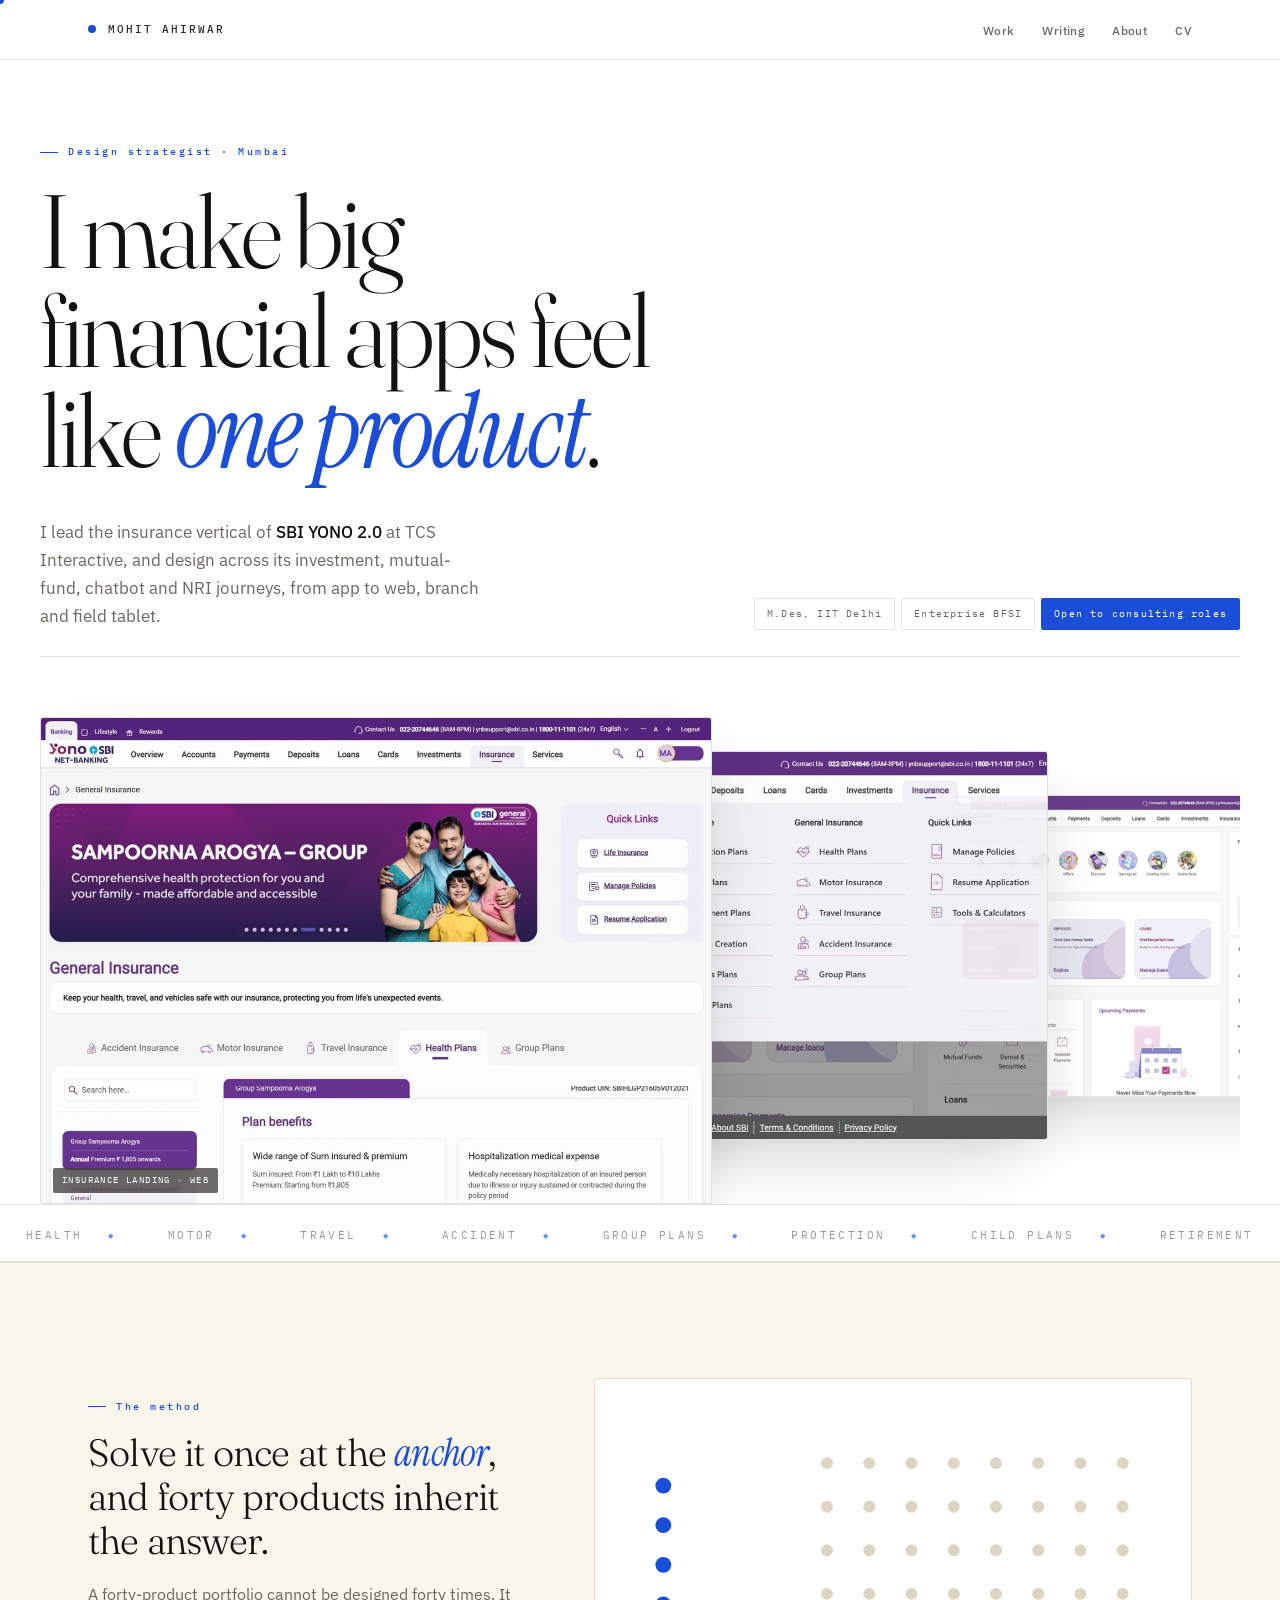
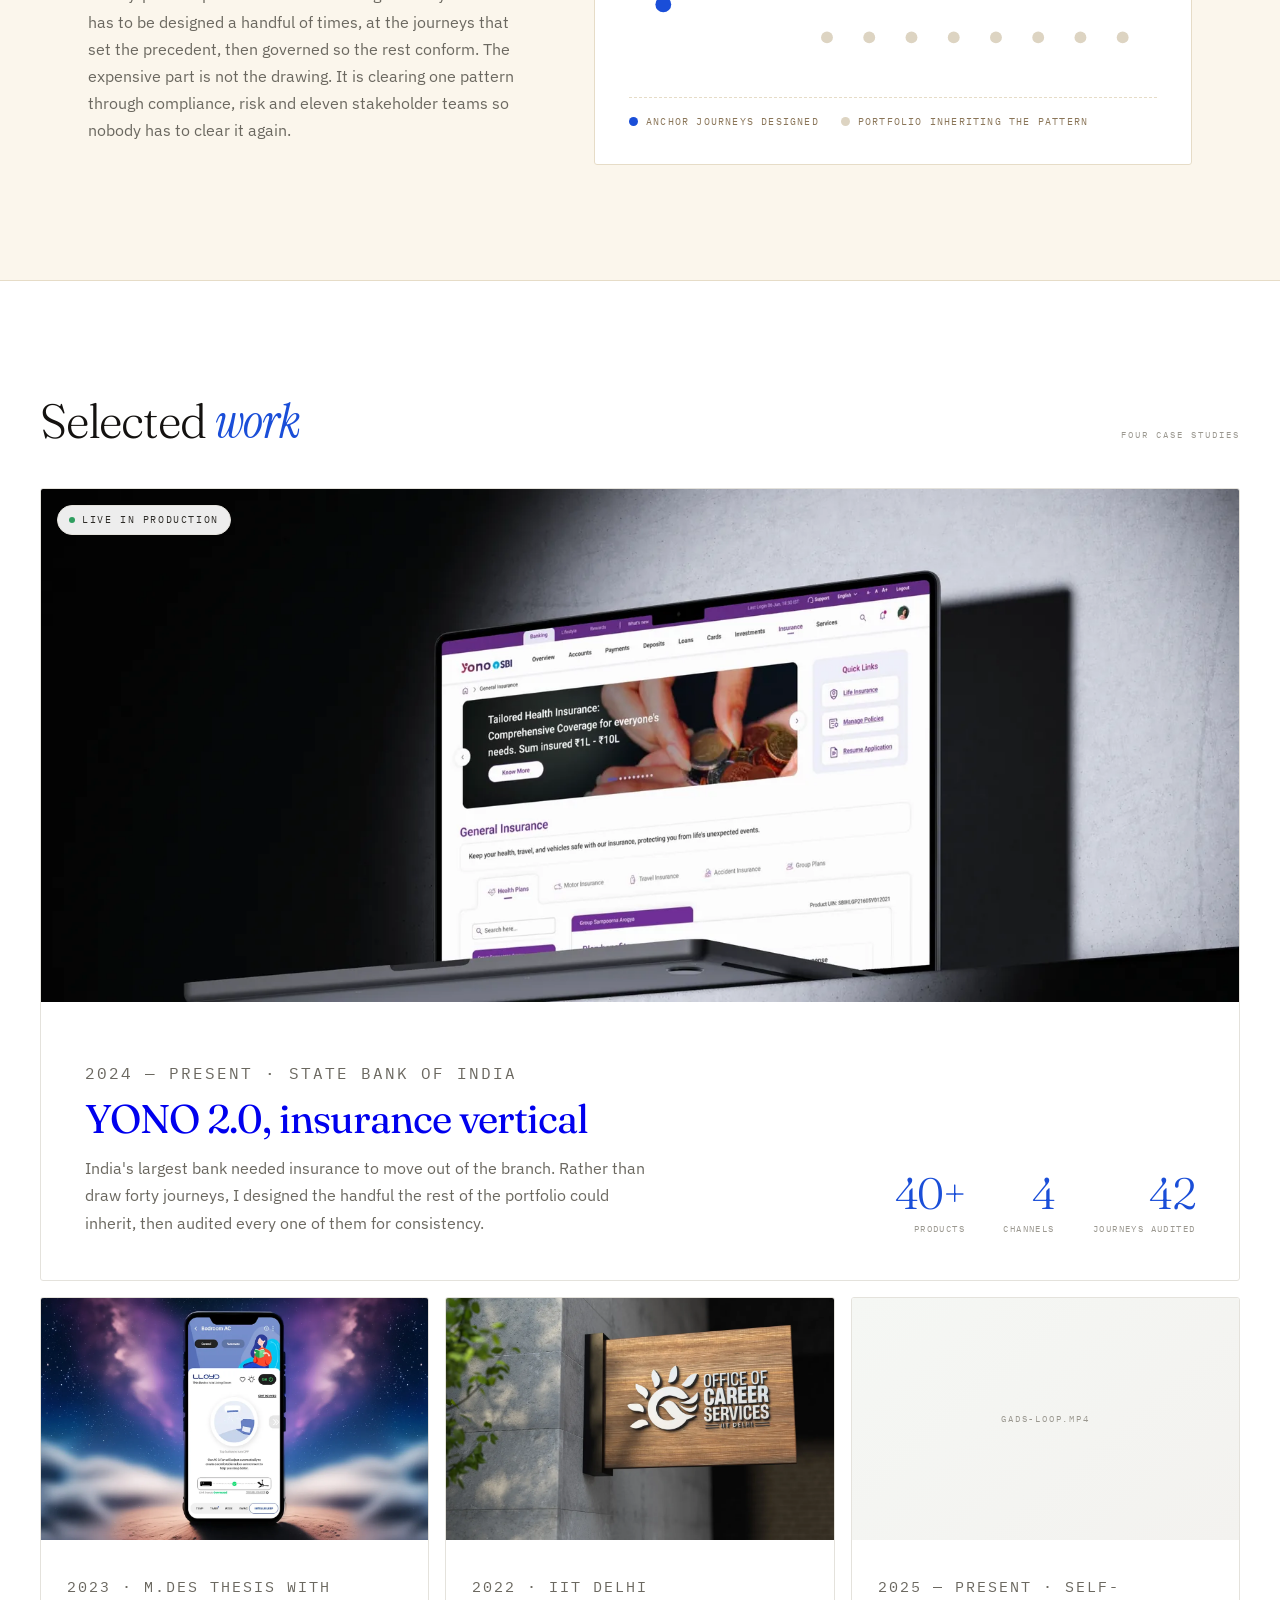
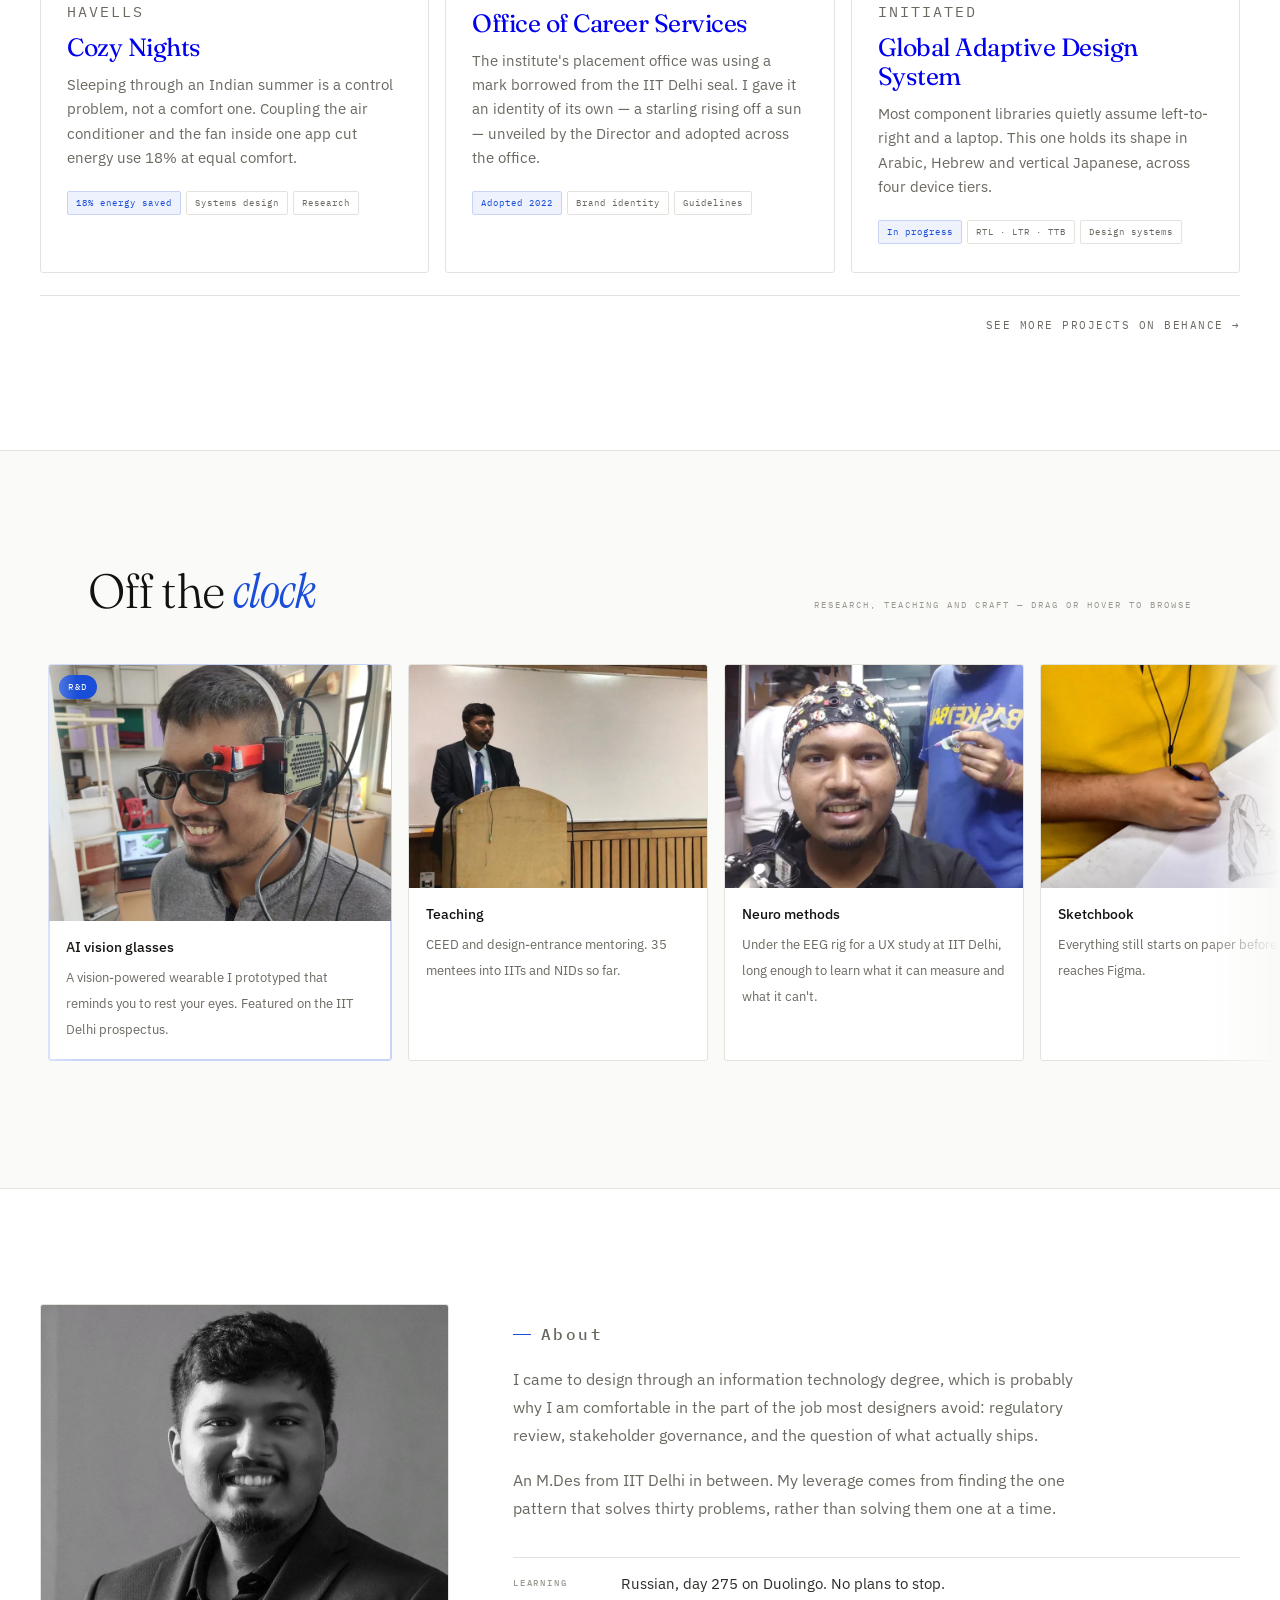
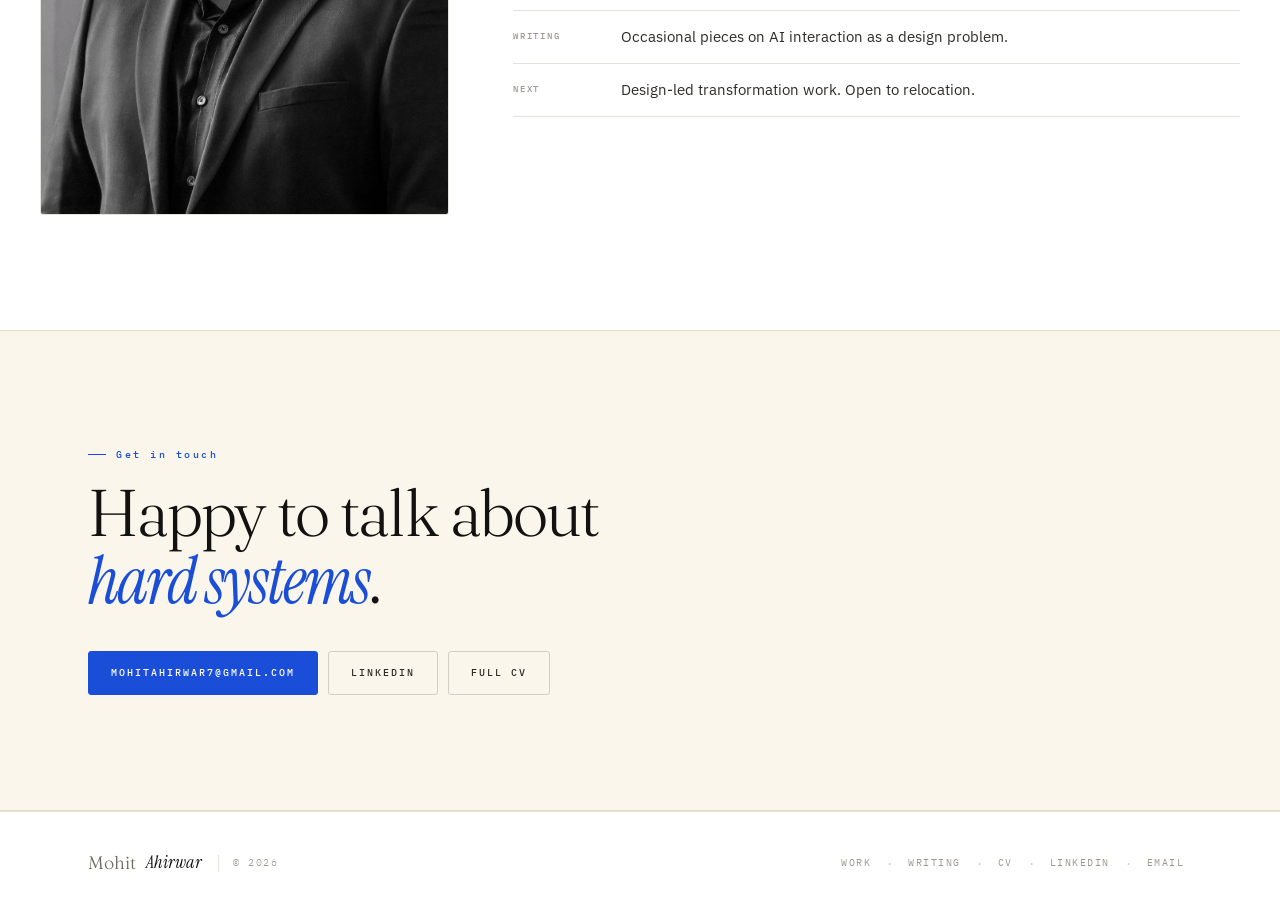
<file: index.html>
<!DOCTYPE html>
<html lang="en">
<head>
<meta charset="utf-8">
<meta name="viewport" content="width=device-width, initial-scale=1.0">
<title>Mohit Ahirwar — Design Strategist</title>
<meta name="description" content="Design strategist at TCS Interactive. Insurance vertical lead on SBI YONO 2.0, across app, web, branch and field tablet. M.Des, IIT Delhi.">
<meta property="og:type" content="website">
<meta property="og:url" content="https://ahirwarmohit.github.io/">
<meta property="og:title" content="Mohit Ahirwar — Design Strategist">
<meta property="og:description" content="Design strategist on SBI YONO 2.0 at TCS Interactive. I make big financial apps feel like one product, across app, web, branch and field.">
<meta property="og:image" content="https://ahirwarmohit.github.io/assets/og-image.png">
<meta name="twitter:card" content="summary_large_image">
<link rel="icon" type="image/svg+xml" href="assets/favicon.svg">
<link rel="preconnect" href="https://fonts.googleapis.com">
<link rel="preconnect" href="https://fonts.gstatic.com" crossorigin>
<link href="https://fonts.googleapis.com/css2?family=Fraunces:ital,opsz,wght@0,9..144,300;0,9..144,400;0,9..144,500;1,9..144,300;1,9..144,400&family=IBM+Plex+Sans:ital,wght@0,300;0,400;0,500;1,300;1,400&family=IBM+Plex+Mono:wght@300;400;500&family=Instrument+Serif:ital@0;1&display=swap" rel="stylesheet">
<link rel="stylesheet" href="assets/styles.css">

<style>
/* ══ HOMEPAGE ══════════════════════════════════════════════ */
.block{padding:clamp(72px,9vw,120px) 0}
.tint-sand{background:var(--sand-l);border-block:1px solid var(--sand-bd)}
.tint-bone{background:var(--paper);border-block:1px solid var(--rule)}

/* ── HERO ─────────────────────────────────────────────────── */
.hero{padding:clamp(48px,7vw,84px) 0 0;overflow:hidden}
.hero h1{
  font-family:'Fraunces',serif;font-weight:300;
  font-size:clamp(40px,8.2vw,104px);line-height:.96;letter-spacing:-3px;
  margin:20px 0 0;max-width:14ch;text-wrap:balance;
}
.hero h1 em{font-style:italic;font-family:'Instrument Serif',serif;color:var(--blue);font-weight:400}
.hero__meta{
  display:flex;justify-content:space-between;align-items:flex-end;
  gap:32px;flex-wrap:wrap;margin-top:36px;
  padding-bottom:26px;border-bottom:1px solid var(--rule);
}
.hero__sub{font-size:17px;color:var(--ink-2);max-width:44ch;line-height:1.65}
.hero__sub b{color:var(--ink);font-weight:500}
.chips{display:flex;flex-wrap:wrap;gap:6px}
.chip{
  font-family:'IBM Plex Mono',monospace;font-size:10px;letter-spacing:1.2px;
  padding:7px 12px;border-radius:2px;border:1px solid var(--rule);
  color:var(--ink-2);background:var(--white);white-space:nowrap;
}
.chip--hi{background:var(--blue);border-color:var(--blue);color:#fff}

/* Layered real screens */
.stack{position:relative;margin-top:clamp(36px,5vw,60px);height:clamp(280px,38vw,520px)}
.stack figure{
  position:absolute;border-radius:var(--r);overflow:hidden;
  border:1px solid var(--rule);background:var(--white);
  box-shadow:0 24px 70px -24px rgba(20,18,16,.28);
}
.stack img{width:100%;height:100%;object-fit:cover;object-position:top center}
.stack .s1{left:0;top:0;width:56%;height:100%;z-index:3}
.stack .s2{left:44%;top:7%;width:40%;height:80%;z-index:2;opacity:.94}
.stack .s3{left:76%;top:16%;width:34%;height:62%;z-index:1;opacity:.88}
.stack figcaption{
  position:absolute;left:12px;bottom:10px;z-index:4;
  font-family:'IBM Plex Mono',monospace;font-size:9px;letter-spacing:1.4px;
  text-transform:uppercase;color:#fff;background:rgba(20,18,16,.62);
  backdrop-filter:blur(6px);padding:5px 9px;border-radius:2px;
}

/* ── TICKER ───────────────────────────────────────────────── */
.ticker{
  border-block:1px solid var(--rule);background:var(--white);
  overflow:hidden;padding:15px 0;white-space:nowrap;
}
.ticker__row{display:inline-flex;animation:slide 42s linear infinite;will-change:transform}
.ticker:hover .ticker__row{animation-play-state:paused}
.ticker span{
  font-family:'IBM Plex Mono',monospace;font-size:11px;letter-spacing:2.4px;
  text-transform:uppercase;color:var(--ink-3);padding:0 26px;
}
.ticker span::after{content:'◆';color:var(--blue-l);margin-left:26px;font-size:7px;vertical-align:middle}
@keyframes slide{from{transform:translateX(0)}to{transform:translateX(-50%)}}

/* ── SIGNATURE: pattern leverage ──────────────────────────── */
.sig__grid{display:grid;grid-template-columns:.85fr 1.15fr;gap:clamp(32px,5vw,72px);align-items:center}
.sig__lead{
  font-family:'Fraunces',serif;font-weight:300;font-size:clamp(24px,3.2vw,38px);
  line-height:1.16;letter-spacing:-.8px;margin-top:16px;
}
.sig__lead em{font-style:italic;font-family:'Instrument Serif',serif;color:var(--blue);font-weight:400}
.sig__body{font-size:15.5px;color:var(--ink-2);margin-top:18px;max-width:44ch;line-height:1.75}
.sig__viz{background:var(--white);border:1px solid var(--sand-bd);border-radius:var(--r);padding:clamp(20px,3vw,34px)}
.sig__viz svg{width:100%;height:auto}
.sig__legend{display:flex;gap:22px;flex-wrap:wrap;margin-top:20px;padding-top:16px;border-top:1px dashed var(--sand-bd)}
.sig__legend div{display:flex;align-items:center;gap:8px;font-family:'IBM Plex Mono',monospace;font-size:9.5px;letter-spacing:1.2px;text-transform:uppercase;color:var(--sand-ink)}
.sig__legend i{width:9px;height:9px;border-radius:50%;display:block}
.anchor-node{fill:var(--blue)}
.link-line{stroke:var(--blue);stroke-width:1.1;opacity:0;animation:draw 7s infinite}
.dot{fill:#ddd4c2;animation:fill 7s infinite}
@keyframes draw{0%,5%{opacity:0}13%,72%{opacity:.34}88%,100%{opacity:0}}
@keyframes fill{0%,16%{fill:#ddd4c2}29%,72%{fill:var(--blue)}88%,100%{fill:#ddd4c2}}

/* ── WORK ─────────────────────────────────────────────────── */
.head{display:flex;align-items:baseline;justify-content:space-between;gap:24px;margin-bottom:40px;flex-wrap:wrap}
.head h2{font-family:'Fraunces',serif;font-weight:300;font-size:clamp(28px,4vw,48px);letter-spacing:-1.2px;line-height:1.06;margin:0}
.head h2 em{font-style:italic;font-family:'Instrument Serif',serif;color:var(--blue);font-weight:400}

/* Lead project */
.lead{
  display:block;text-decoration:none;border:1px solid var(--rule);
  border-radius:var(--r);overflow:hidden;background:var(--white);
  transition:border-color .3s var(--ease),box-shadow .3s var(--ease);
}
.lead:hover{border-color:var(--blue-bd);box-shadow:0 22px 60px -28px rgba(20,18,16,.3)}
.lead__media{position:relative;aspect-ratio:21/9;overflow:hidden;background:var(--bone)}
.lead__media img{width:100%;height:100%;object-fit:cover;object-position:top center;transition:transform 1.1s var(--ease)}
.lead:hover .lead__media img{transform:scale(1.028)}
.lead__badge{
  position:absolute;top:16px;left:16px;z-index:2;display:flex;align-items:center;gap:7px;
  font-family:'IBM Plex Mono',monospace;font-size:9.5px;letter-spacing:1.6px;text-transform:uppercase;
  background:rgba(255,255,255,.93);backdrop-filter:blur(8px);
  border:1px solid var(--rule);padding:6px 11px;border-radius:100px;color:var(--ink-1);
}
.lead__badge i{width:6px;height:6px;border-radius:50%;background:#2f9e5f;display:block}
.lead__body{padding:clamp(24px,3.4vw,44px);display:grid;grid-template-columns:1fr auto;gap:32px;align-items:end}
.lead__body h3{font-family:'Fraunces',serif;font-weight:400;font-size:clamp(24px,3.4vw,40px);letter-spacing:-1px;line-height:1.1;margin:10px 0 0}
.lead__body p{font-size:16px;color:var(--ink-2);margin-top:14px;max-width:56ch;line-height:1.7}
.figs{display:flex;gap:clamp(20px,3vw,44px);flex-shrink:0}
.figs div{text-align:right}
.figs b{display:block;font-family:'Fraunces',serif;font-weight:300;font-size:clamp(28px,3.6vw,44px);line-height:1;letter-spacing:-1.5px;color:var(--blue)}
.figs span{font-family:'IBM Plex Mono',monospace;font-size:9px;letter-spacing:1.4px;text-transform:uppercase;color:var(--ink-3);margin-top:7px;display:block}

/* Secondary pair */
.pair{display:grid;grid-template-columns:repeat(3,1fr);gap:16px;margin-top:16px}
.mini{
  text-decoration:none;border:1px solid var(--rule);border-radius:var(--r);
  overflow:hidden;background:var(--white);display:flex;flex-direction:column;
  transition:border-color .3s var(--ease),transform .3s var(--ease);
}
.mini:hover{border-color:var(--blue-bd);transform:translateY(-3px)}
.mini__media{aspect-ratio:16/10;position:relative;overflow:hidden;background:linear-gradient(140deg,var(--sage-l),var(--bone))}
.mini__media video{width:100%;height:100%;object-fit:cover;display:none}
.mini__media img{width:100%;height:100%;object-fit:cover;display:block}
.mini__ph{position:absolute;inset:0;display:grid;place-items:center;font-family:'IBM Plex Mono',monospace;font-size:9px;letter-spacing:1.8px;text-transform:uppercase;color:var(--ink-3)}
.mini__body{padding:24px 26px 28px;flex:1}
.mini__body h3{font-family:'Fraunces',serif;font-weight:400;font-size:clamp(19px,2.2vw,25px);letter-spacing:-.5px;line-height:1.16;margin:9px 0 0}
.mini__body p{font-size:14.5px;color:var(--ink-2);margin-top:11px;line-height:1.68}
.tags{display:flex;flex-wrap:wrap;gap:5px;margin-top:20px}
.tags span{font-family:'IBM Plex Mono',monospace;font-size:9px;letter-spacing:1px;color:var(--ink-2);border:1px solid var(--rule);padding:4px 8px;border-radius:2px}
.tags span:first-child{background:var(--blue-bg);border-color:var(--blue-bd);color:var(--blue)}

/* See-more link */
.more-row{margin-top:22px;padding-top:20px;border-top:1px solid var(--rule);display:flex;justify-content:flex-end}
.more{font-family:'IBM Plex Mono',monospace;font-size:11px;letter-spacing:1.5px;text-transform:uppercase;color:var(--ink-2);text-decoration:none;display:inline-flex;align-items:center;gap:8px;transition:color .25s var(--ease)}
.more::after{content:'\2192';transition:transform .25s var(--ease);display:inline-block}
.more:hover{color:var(--blue)}
.more:hover::after{transform:translateX(4px)}

/* ── OFF THE CLOCK · CAROUSEL ─────────────────────────────── */
.carousel{
  overflow-x:auto;overflow-y:hidden;scrollbar-width:none;-ms-overflow-style:none;
  cursor:grab;margin-top:8px;
  -webkit-mask:linear-gradient(90deg,transparent,#000 6%,#000 94%,transparent);
  mask:linear-gradient(90deg,transparent,#000 6%,#000 94%,transparent);
}
.carousel::-webkit-scrollbar{display:none}
.carousel.dragging{cursor:grabbing}
.carousel:focus-visible{outline:2px solid var(--blue);outline-offset:4px}
.carousel__track{display:flex;gap:16px;width:max-content;list-style:none;padding:6px var(--pad) 12px}
.ctile{
  flex:0 0 300px;border:1px solid var(--rule);border-radius:var(--r);overflow:hidden;
  background:var(--white);display:flex;flex-direction:column;
  transition:border-color .3s var(--ease),transform .3s var(--ease),box-shadow .3s var(--ease);
}
.ctile:hover{border-color:var(--blue-bd);transform:translateY(-3px);box-shadow:0 16px 40px -26px rgba(20,18,16,.4)}
.ctile__m{position:relative;aspect-ratio:4/3;overflow:hidden;background:linear-gradient(140deg,var(--sage-l),var(--bone))}
.ctile__m img{width:100%;height:100%;object-fit:cover;-webkit-user-drag:none;user-select:none;pointer-events:none}
.ctile__c{padding:15px 17px 18px}
.ctile__c b{display:block;font-size:13.5px;font-weight:500;margin-bottom:4px}
.ctile__c span{font-size:12.5px;color:var(--ink-2);line-height:1.55}
.ctile--feature{flex-basis:344px;border-color:var(--blue-bd);box-shadow:0 0 0 1px var(--blue-bd) inset}
.ctile__tag{
  position:absolute;top:10px;left:10px;z-index:2;
  font-family:'IBM Plex Mono',monospace;font-size:8.5px;letter-spacing:1.6px;text-transform:uppercase;
  background:var(--blue);color:#fff;padding:5px 9px;border-radius:100px;
}
@media(max-width:860px){.ctile{flex-basis:78vw}.ctile--feature{flex-basis:82vw}}

/* ── ABOUT ────────────────────────────────────────────────── */
.about{display:grid;grid-template-columns:.72fr 1.28fr;gap:clamp(28px,5vw,68px);align-items:start}
.about__photo{border:1px solid var(--rule);border-radius:var(--r);aspect-ratio:4/5;overflow:hidden}
.about__photo img{width:100%;height:100%;object-fit:cover}
.about p{font-size:16px;color:var(--ink-2);line-height:1.78;margin-top:16px;max-width:58ch}
.now{list-style:none;margin-top:34px;border-top:1px solid var(--rule)}
.now li{display:flex;gap:24px;padding:14px 0;border-bottom:1px solid var(--rule);font-size:14.5px;color:var(--ink-1)}
.now li b{font-family:'IBM Plex Mono',monospace;font-size:9px;letter-spacing:1.8px;text-transform:uppercase;color:var(--ink-3);min-width:84px;font-weight:500;padding-top:4px}

/* ── CONTACT ──────────────────────────────────────────────── */
.contact h2{font-family:'Fraunces',serif;font-weight:300;font-size:clamp(32px,5.4vw,66px);letter-spacing:-2px;line-height:1.02;margin:16px 0 0;max-width:15ch}
.contact h2 em{font-style:italic;font-family:'Instrument Serif',serif;color:var(--blue);font-weight:400}
.acts{display:flex;flex-wrap:wrap;gap:10px;margin-top:36px}

@media(max-width:900px){
  .sig__grid,.about,.lead__body{grid-template-columns:1fr}
  .pair,.strip{grid-template-columns:1fr}
  .stack{height:auto;display:grid;grid-template-columns:1fr;gap:12px}
  .stack figure{position:relative;left:auto;top:auto;width:100%;height:auto;opacity:1;aspect-ratio:16/10}
  .stack .s3{display:none}
  .figs{justify-content:flex-start}
  .figs div{text-align:left}
  .hero h1{letter-spacing:-1.5px}
}
</style>
</head>
<body class="has-cursor">

<a class="skip" href="#main">Skip to content</a>
<div id="cur" aria-hidden="true"></div>

<nav class="nav">
  <div class="nav__in">
    <a class="nav__id" href="index.html"><span class="nav__dot"></span><span class="nav__name">Mohit Ahirwar</span></a>
    <ul class="nav__links">
      <li><a href="#work">Work</a></li>
      <li><a href="articles.html">Writing</a></li>
      <li><a href="#about">About</a></li>
      <li><a href="cv.html">CV</a></li>
    </ul>
  </div>
</nav>

<main id="main">

<header class="pb hero">
  <p class="s-num reveal in">Design strategist · Mumbai</p>
  <h1 class="reveal in d1">I make big financial apps feel like <em>one product</em>.</h1>

  <div class="hero__meta reveal in d2">
    <p class="hero__sub">I lead the insurance vertical of <b>SBI YONO 2.0</b> at TCS Interactive, and design across its investment, mutual-fund, chatbot and NRI journeys, from app to web, branch and field tablet.</p>
    <div class="chips">
      <span class="chip">M.Des, IIT Delhi</span>
      <span class="chip">Enterprise BFSI</span>
      <span class="chip chip--hi">Open to consulting roles</span>
    </div>
  </div>

  <div class="stack reveal in d3">
    <figure class="s1">
      <img src="assets/yono/crop-insurance-landing.webp" alt="YONO insurance landing page showing product categories and plan detail" loading="eager">
      <figcaption>Insurance landing · web</figcaption>
    </figure>
    <figure class="s2">
      <img src="assets/yono/crop-nav-dropdown.webp" alt="Consolidated insurance navigation spanning life and general insurance" loading="lazy">
    </figure>
    <figure class="s3">
      <img src="assets/yono/crop-web-landing.webp" alt="YONO relationship overview dashboard" loading="lazy">
    </figure>
  </div>
</header>

<div class="ticker" aria-hidden="true">
  <div class="ticker__row">
    <span>Health</span><span>Motor</span><span>Travel</span><span>Accident</span><span>Group plans</span><span>Protection</span><span>Child plans</span><span>Retirement</span><span>Wealth creation</span><span>Savings</span><span>Health</span><span>Motor</span><span>Travel</span><span>Accident</span><span>Group plans</span><span>Protection</span><span>Child plans</span><span>Retirement</span><span>Wealth creation</span><span>Savings</span>
  </div>
</div>

<section class="block tint-sand">
  <div class="pb sig__grid">
    <div class="reveal">
      <p class="s-num">The method</p>
      <h2 class="sig__lead">Solve it once at the <em>anchor</em>, and forty products inherit the answer.</h2>
      <p class="sig__body">A forty-product portfolio cannot be designed forty times. It has to be designed a handful of times, at the journeys that set the precedent, then governed so the rest conform. The expensive part is not the drawing. It is clearing one pattern through compliance, risk and eleven stakeholder teams so nobody has to clear it again.</p>
    </div>
    <div class="sig__viz reveal d2">
      <svg viewBox="0 0 400 200" role="img" aria-label="Four anchor journeys propagating a shared pattern to forty products">
        <circle class="anchor-node" cx="26" cy="55" r="6"></circle>
        <circle class="anchor-node" cx="26" cy="85" r="6"></circle>
        <circle class="anchor-node" cx="26" cy="115" r="6"></circle>
        <circle class="anchor-node" cx="26" cy="145" r="6"></circle>
        <g>
          <line class="link-line" x1="32" y1="55" x2="128" y2="40"></line>
          <line class="link-line" x1="32" y1="85" x2="128" y2="80" style="animation-delay:.14s"></line>
          <line class="link-line" x1="32" y1="115" x2="128" y2="120" style="animation-delay:.28s"></line>
          <line class="link-line" x1="32" y1="145" x2="128" y2="160" style="animation-delay:.42s"></line>
        </g>
        <g id="grid"></g>
      </svg>
      <div class="sig__legend">
        <div><i style="background:var(--blue)"></i> Anchor journeys designed</div>
        <div><i style="background:#ddd4c2"></i> Portfolio inheriting the pattern</div>
      </div>
    </div>
  </div>
</section>

<section id="work" class="pb block">
  <div class="head reveal">
    <h2>Selected <em>work</em></h2>
    <span class="s-lbl">Four case studies</span>
  </div>

  <a class="lead reveal" href="yono-case-study.html">
    <div class="lead__media">
      <span class="lead__badge"><i></i> Live in production</span>
      <img src="assets/yono/banners/lead-yono-web.webp" alt="SBI YONO 2.0 General Insurance on web" loading="lazy">
    </div>
    <div class="lead__body">
      <div>
        <p class="s-lbl">2024 — Present · State Bank of India</p>
        <h3>YONO 2.0, insurance vertical</h3>
        <p>India's largest bank needed insurance to move out of the branch. Rather than draw forty journeys, I designed the handful the rest of the portfolio could inherit, then audited every one of them for consistency.</p>
      </div>
      <div class="figs">
        <div><b data-count="40" data-suffix="+">40+</b><span>Products</span></div>
        <div><b data-count="4">4</b><span>Channels</span></div>
        <div><b data-count="42">42</b><span>Journeys audited</span></div>
      </div>
    </div>
  </a>

  <div class="pair">
    <a class="mini reveal d1" href="mdes-thesis.html">
      <div class="mini__media">
        <img src="assets/work/cozy-cover.webp" alt="Lloyd smart-AC app pairing air conditioner and fan for sleep comfort" loading="lazy">
      </div>
      <div class="mini__body">
        <p class="s-lbl">2023 · M.Des thesis with Havells</p>
        <h3>Cozy Nights</h3>
        <p>Sleeping through an Indian summer is a control problem, not a comfort one. Coupling the air conditioner and the fan inside one app cut energy use 18% at equal comfort.</p>
        <div class="tags"><span>18% energy saved</span><span>Systems design</span><span>Research</span></div>
      </div>
    </a>
    <a class="mini reveal d2" href="ocs-logo-case-study.html">
      <div class="mini__media">
        <img src="assets/ocs/ocs-sign.webp" alt="Office of Career Services identity on exterior signage at IIT Delhi" loading="lazy">
      </div>
      <div class="mini__body">
        <p class="s-lbl">2022 · IIT Delhi</p>
        <h3>Office of Career Services</h3>
        <p>The institute's placement office was using a mark borrowed from the IIT Delhi seal. I gave it an identity of its own — a starling rising off a sun — unveiled by the Director and adopted across the office.</p>
        <div class="tags"><span>Adopted 2022</span><span>Brand identity</span><span>Guidelines</span></div>
      </div>
    </a>
    <a class="mini reveal d3" href="global-adaptive-design-system.html">
      <div class="mini__media">
        <span class="mini__ph">gads-loop.mp4</span>
        <video muted loop playsinline preload="none" data-src="assets/work/gads-loop.mp4"></video>
      </div>
      <div class="mini__body">
        <p class="s-lbl">2025 — Present · Self-initiated</p>
        <h3>Global Adaptive Design System</h3>
        <p>Most component libraries quietly assume left-to-right and a laptop. This one holds its shape in Arabic, Hebrew and vertical Japanese, across four device tiers.</p>
        <div class="tags"><span>In progress</span><span>RTL · LTR · TTB</span><span>Design systems</span></div>
      </div>
    </a>
  </div>

  <div class="more-row reveal">
    <a class="more" href="https://www.behance.net/mohitahirwar" target="_blank" rel="noopener noreferrer">See more projects on Behance</a>
  </div>
</section>

<section class="block tint-bone">
  <div class="pb">
    <div class="head reveal">
      <h2>Off the <em>clock</em></h2>
      <span class="s-lbl">Research, teaching and craft — drag or hover to browse</span>
    </div>
  </div>
  <div class="carousel reveal" role="group" aria-label="Personal projects and interests" tabindex="0">
    <ul class="carousel__track">
      <li class="ctile ctile--feature">
        <div class="ctile__m"><span class="ctile__tag">R&amp;D</span><img src="assets/offclock/aiglasses.webp" alt="Mohit wearing a prototype computer-vision wearable built on eyeglasses" loading="lazy"></div>
        <div class="ctile__c"><b>AI vision glasses</b><span>A vision-powered wearable I prototyped that reminds you to rest your eyes. Featured on the IIT Delhi prospectus.</span></div>
      </li>
      <li class="ctile">
        <div class="ctile__m"><img src="assets/offclock/teaching.webp" alt="Mohit speaking at a podium during a student session at IIT Delhi" loading="lazy"></div>
        <div class="ctile__c"><b>Teaching</b><span>CEED and design-entrance mentoring. 35 mentees into IITs and NIDs so far.</span></div>
      </li>
      <li class="ctile">
        <div class="ctile__m"><img src="assets/offclock/eeg.webp" alt="EEG cap worn during a UX research session at IIT Delhi" loading="lazy"></div>
        <div class="ctile__c"><b>Neuro methods</b><span>Under the EEG rig for a UX study at IIT Delhi, long enough to learn what it can measure and what it can't.</span></div>
      </li>
      <li class="ctile">
        <div class="ctile__m"><img src="assets/offclock/sketchbook.webp" alt="Hand sketching a running shoe in pencil" loading="lazy"></div>
        <div class="ctile__c"><b>Sketchbook</b><span>Everything still starts on paper before it reaches Figma.</span></div>
      </li>
      <li class="ctile">
        <div class="ctile__m"><img src="assets/offclock/trek.webp" alt="Mohit on a monsoon trek in the Sahyadris" loading="lazy"></div>
        <div class="ctile__c"><b>Trails</b><span>Sahyadri monsoon treks when the city gets too loud.</span></div>
      </li>
      <li class="ctile">
        <div class="ctile__m"><img src="assets/offclock/convocation.webp" alt="Mohit with his cohort at the IIT Delhi 2023 convocation" loading="lazy"></div>
        <div class="ctile__c"><b>IIT Delhi, 2023</b><span>M.Des convocation with the cohort.</span></div>
      </li>
      <li class="ctile">
        <div class="ctile__m"><img src="assets/offclock/snooker.webp" alt="Mohit playing a frame of pool" loading="lazy"></div>
        <div class="ctile__c"><b>Cue sports</b><span>A frame of pool to reset between problems.</span></div>
      </li>
    </ul>
  </div>
</section>

<section id="about" class="pb block">
  <div class="about">
    <div class="about__photo reveal"><img src="assets/profile/mohit-hero.jpg" alt="Mohit Ahirwar" loading="lazy"></div>
    <div class="reveal d2">
      <p class="s-num">About</p>
      <p>I came to design through an information technology degree, which is probably why I am comfortable in the part of the job most designers avoid: regulatory review, stakeholder governance, and the question of what actually ships.</p>
      <p>An M.Des from IIT Delhi in between. My leverage comes from finding the one pattern that solves thirty problems, rather than solving them one at a time.</p>
      <ul class="now">
        <li><b>Learning</b><span>Russian, day 275 on Duolingo. No plans to stop.</span></li>
        <li><b>Writing</b><span>Occasional pieces on AI interaction as a design problem.</span></li>
        <li><b>Next</b><span>Design-led transformation work. Open to relocation.</span></li>
      </ul>
    </div>
  </div>
</section>

<section class="block tint-sand contact">
  <div class="pb">
    <p class="s-num">Get in touch</p>
    <h2>Happy to talk about <em>hard systems</em>.</h2>
    <div class="acts">
      <a class="btn btn--primary" href="mailto:mohitahirwar7@gmail.com">mohitahirwar7@gmail.com</a>
      <a class="btn btn--ghost" href="https://www.linkedin.com/in/mohit-ahirwar/" target="_blank" rel="noopener noreferrer">LinkedIn</a>
      <a class="btn btn--ghost" href="cv.html">Full CV</a>
    </div>
  </div>
</section>

</main>

<footer class="foot">
  <div class="foot__in">
    <p class="foot__name">Mohit <em>Ahirwar</em><span class="foot__copy">© 2026</span></p>
    <nav class="foot__nav">
      <a href="#work">Work</a><span class="foot__sep">·</span>
      <a href="articles.html">Writing</a><span class="foot__sep">·</span>
      <a href="cv.html">CV</a><span class="foot__sep">·</span>
      <a href="https://www.linkedin.com/in/mohit-ahirwar/">LinkedIn</a><span class="foot__sep">·</span>
      <a href="mailto:mohitahirwar7@gmail.com">Email</a>
    </nav>
  </div>
</footer>

<script>
(function(){
  var reduce = matchMedia('(prefers-reduced-motion: reduce)').matches;

  var g=document.getElementById('grid');
  if(g){
    var ns='http://www.w3.org/2000/svg';
    for(var i=0;i<40;i++){
      var c=document.createElementNS(ns,'circle');
      c.setAttribute('cx',150+(i%8)*32);
      c.setAttribute('cy',38+Math.floor(i/8)*33);
      c.setAttribute('r',4.5);
      c.setAttribute('class','dot');
      c.style.animationDelay=(i*0.032)+'s';
      g.appendChild(c);
    }
  }

  if(!reduce && 'IntersectionObserver' in window){
    var ro=new IntersectionObserver(function(es){
      es.forEach(function(e){ if(e.isIntersecting){e.target.classList.add('in');ro.unobserve(e.target);} });
    },{threshold:.1,rootMargin:'0px 0px -50px 0px'});
    document.querySelectorAll('.reveal:not(.in)').forEach(function(el){ro.observe(el);});
  } else {
    document.querySelectorAll('.reveal').forEach(function(el){el.classList.add('in');});
  }

  /* A tile shows its label until the mp4 loads, then swaps to the loop */
  if(!reduce && 'IntersectionObserver' in window){
    var vo=new IntersectionObserver(function(es){
      es.forEach(function(e){
        var v=e.target, once=(v.dataset.once!==undefined);
        if(e.isIntersecting){
          if(!v.src && v.dataset.src){
            v.addEventListener('loadeddata',function(){
              v.style.display='block';
              var ph=v.parentNode.querySelector('.mini__ph,.tile__ph');
              if(ph) ph.style.display='none';
            });
            v.src=v.dataset.src;
          }
          if(!(once && v.ended)){ var p=v.play(); if(p&&p.catch) p.catch(function(){}); }
        } else { if(!once) v.pause(); }
      });
    },{threshold:.3});
    document.querySelectorAll('video[data-src]').forEach(function(v){vo.observe(v);});
  }

  var stack=document.querySelector('.stack');
  if(stack && !reduce && matchMedia('(hover:hover)').matches && innerWidth>900){
    var figs=[].slice.call(stack.querySelectorAll('figure'));
    var mx=0,my=0,cx=0,cy=0,sy=0;
    addEventListener('mousemove',function(e){ mx=e.clientX/innerWidth-.5; my=e.clientY/innerHeight-.5; });
    addEventListener('scroll',function(){ sy=Math.min(scrollY,700); },{passive:true});
    (function loop(){
      cx+=(mx-cx)*.06; cy+=(my-cy)*.06;
      figs.forEach(function(f,i){
        var d=i+1, tx=cx*6*d, ty=sy*.014*d+cy*5*d;
        f.style.transform='translate('+tx.toFixed(2)+'px,'+ty.toFixed(2)+'px)';
      });
      requestAnimationFrame(loop);
    })();
  }

  var cur=document.getElementById('cur');
  if(cur && matchMedia('(hover: hover)').matches && !reduce){
    var x=0,y=0,tx=0,ty=0;
    addEventListener('mousemove',function(e){x=e.clientX;y=e.clientY;});
    (function loop(){tx+=(x-tx)*.22;ty+=(y-ty)*.22;
      cur.style.transform='translate('+tx+'px,'+ty+'px) translate(-50%,-50%)';
      requestAnimationFrame(loop);})();
    document.querySelectorAll('a,button').forEach(function(el){
      el.addEventListener('mouseenter',function(){cur.classList.add('hover-state');});
      el.addEventListener('mouseleave',function(){cur.classList.remove('hover-state');});
    });
  } else if(cur){cur.style.display='none';document.body.classList.remove('has-cursor');}

  /* Off-the-clock carousel: auto-advance + drag, pauses on hover/focus/drag */
  var car=document.querySelector('.carousel');
  if(car){
    var track=car.querySelector('.carousel__track');
    var origCount=track.children.length, half=0;
    if(!reduce){
      [].slice.call(track.children).forEach(function(li){
        var c=li.cloneNode(true); c.setAttribute('aria-hidden','true'); track.appendChild(c);
      });
    }
    function measure(){ half = track.children.length>origCount ? (track.children[origCount].offsetLeft-track.children[0].offsetLeft) : 0; }
    measure(); addEventListener('resize',measure,{passive:true});
    var paused=false,down=false,sx=0,sl=0,moved=false;
    car.addEventListener('pointerenter',function(){paused=true;});
    car.addEventListener('pointerleave',function(){if(!down)paused=false;});
    car.addEventListener('focusin',function(){paused=true;});
    car.addEventListener('focusout',function(){paused=false;});
    car.addEventListener('pointerdown',function(e){down=true;moved=false;paused=true;car.classList.add('dragging');sx=e.clientX;sl=car.scrollLeft;if(car.setPointerCapture)try{car.setPointerCapture(e.pointerId);}catch(_){}});
    car.addEventListener('pointermove',function(e){if(!down)return;var dx=e.clientX-sx;if(Math.abs(dx)>3)moved=true;car.scrollLeft=sl-dx;});
    function end(){if(!down)return;down=false;car.classList.remove('dragging');paused=false;}
    car.addEventListener('pointerup',end); car.addEventListener('pointercancel',end);
    car.addEventListener('click',function(e){if(moved){e.preventDefault();e.stopPropagation();}},true);
    if(!reduce){(function auto(){ if(!paused&&half>0){car.scrollLeft+=.5; if(car.scrollLeft>=half)car.scrollLeft-=half;} requestAnimationFrame(auto); })();}
  }

  /* Count-up on the lead stats when they scroll into view */
  var nums=[].slice.call(document.querySelectorAll('[data-count]'));
  function runCount(el){
    var target=parseFloat(el.dataset.count), suf=el.dataset.suffix||'';
    if(reduce){el.textContent=target+suf;return;}
    var t0=null;
    function step(ts){ if(!t0)t0=ts; var p=Math.min((ts-t0)/900,1), e=1-Math.pow(1-p,3);
      el.textContent=Math.round(target*e)+suf; if(p<1)requestAnimationFrame(step); }
    requestAnimationFrame(step);
  }
  if(nums.length){
    if('IntersectionObserver' in window && !reduce){
      var no=new IntersectionObserver(function(es){es.forEach(function(e){if(e.isIntersecting){runCount(e.target);no.unobserve(e.target);}});},{threshold:.6});
      nums.forEach(function(n){no.observe(n);});
    } else { nums.forEach(runCount); }
  }

  /* Nav scroll-spy: highlight the section you're in */
  if('IntersectionObserver' in window){
    var links={};
    document.querySelectorAll('.nav__links a').forEach(function(a){
      var h=a.getAttribute('href'); if(h&&h.charAt(0)==='#') links[h.slice(1)]=a;
    });
    var secs=[].slice.call(document.querySelectorAll('#work,#about'));
    if(secs.length){
      var spy=new IntersectionObserver(function(es){
        es.forEach(function(e){ var a=links[e.target.id]; if(!a)return;
          if(e.isIntersecting)a.setAttribute('aria-current','page'); else a.removeAttribute('aria-current');
        });
      },{rootMargin:'-45% 0px -50% 0px'});
      secs.forEach(function(s){spy.observe(s);});
    }
  }
})();
</script>
</body>
</html>
</file>
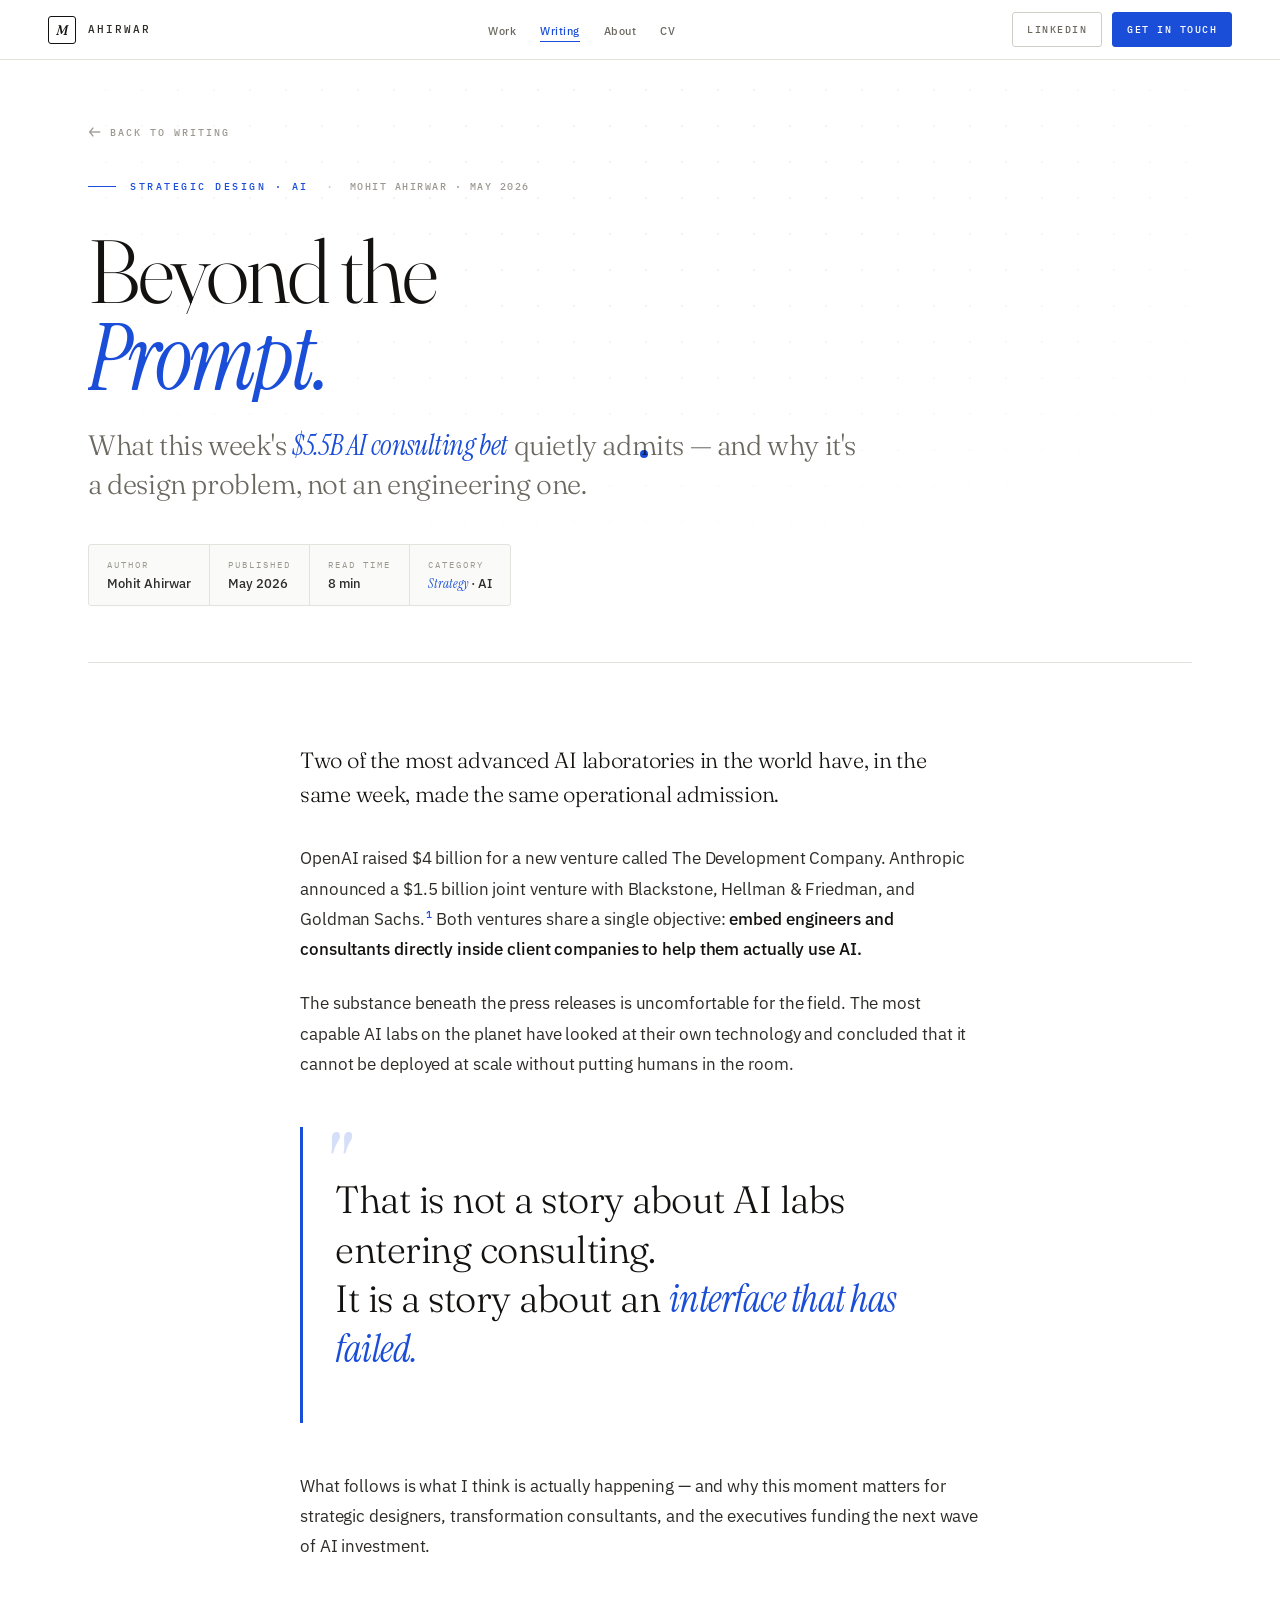
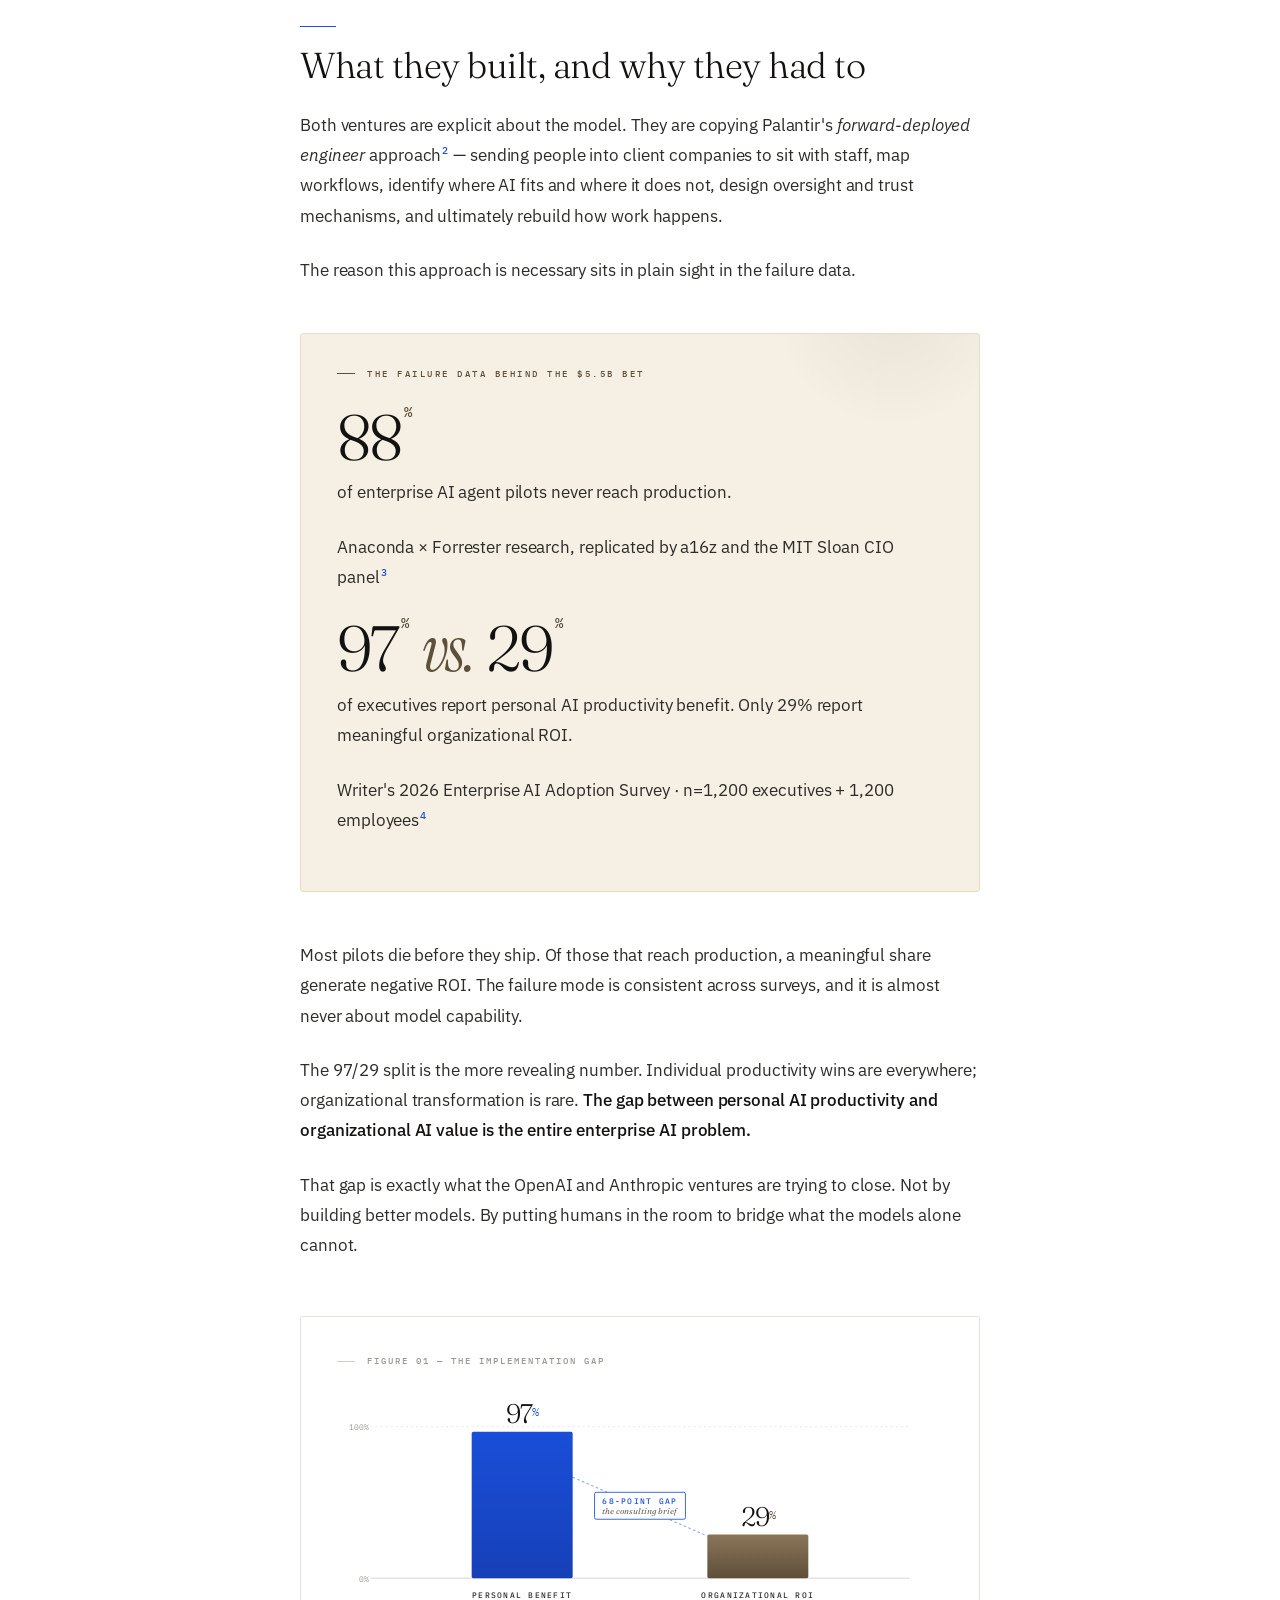
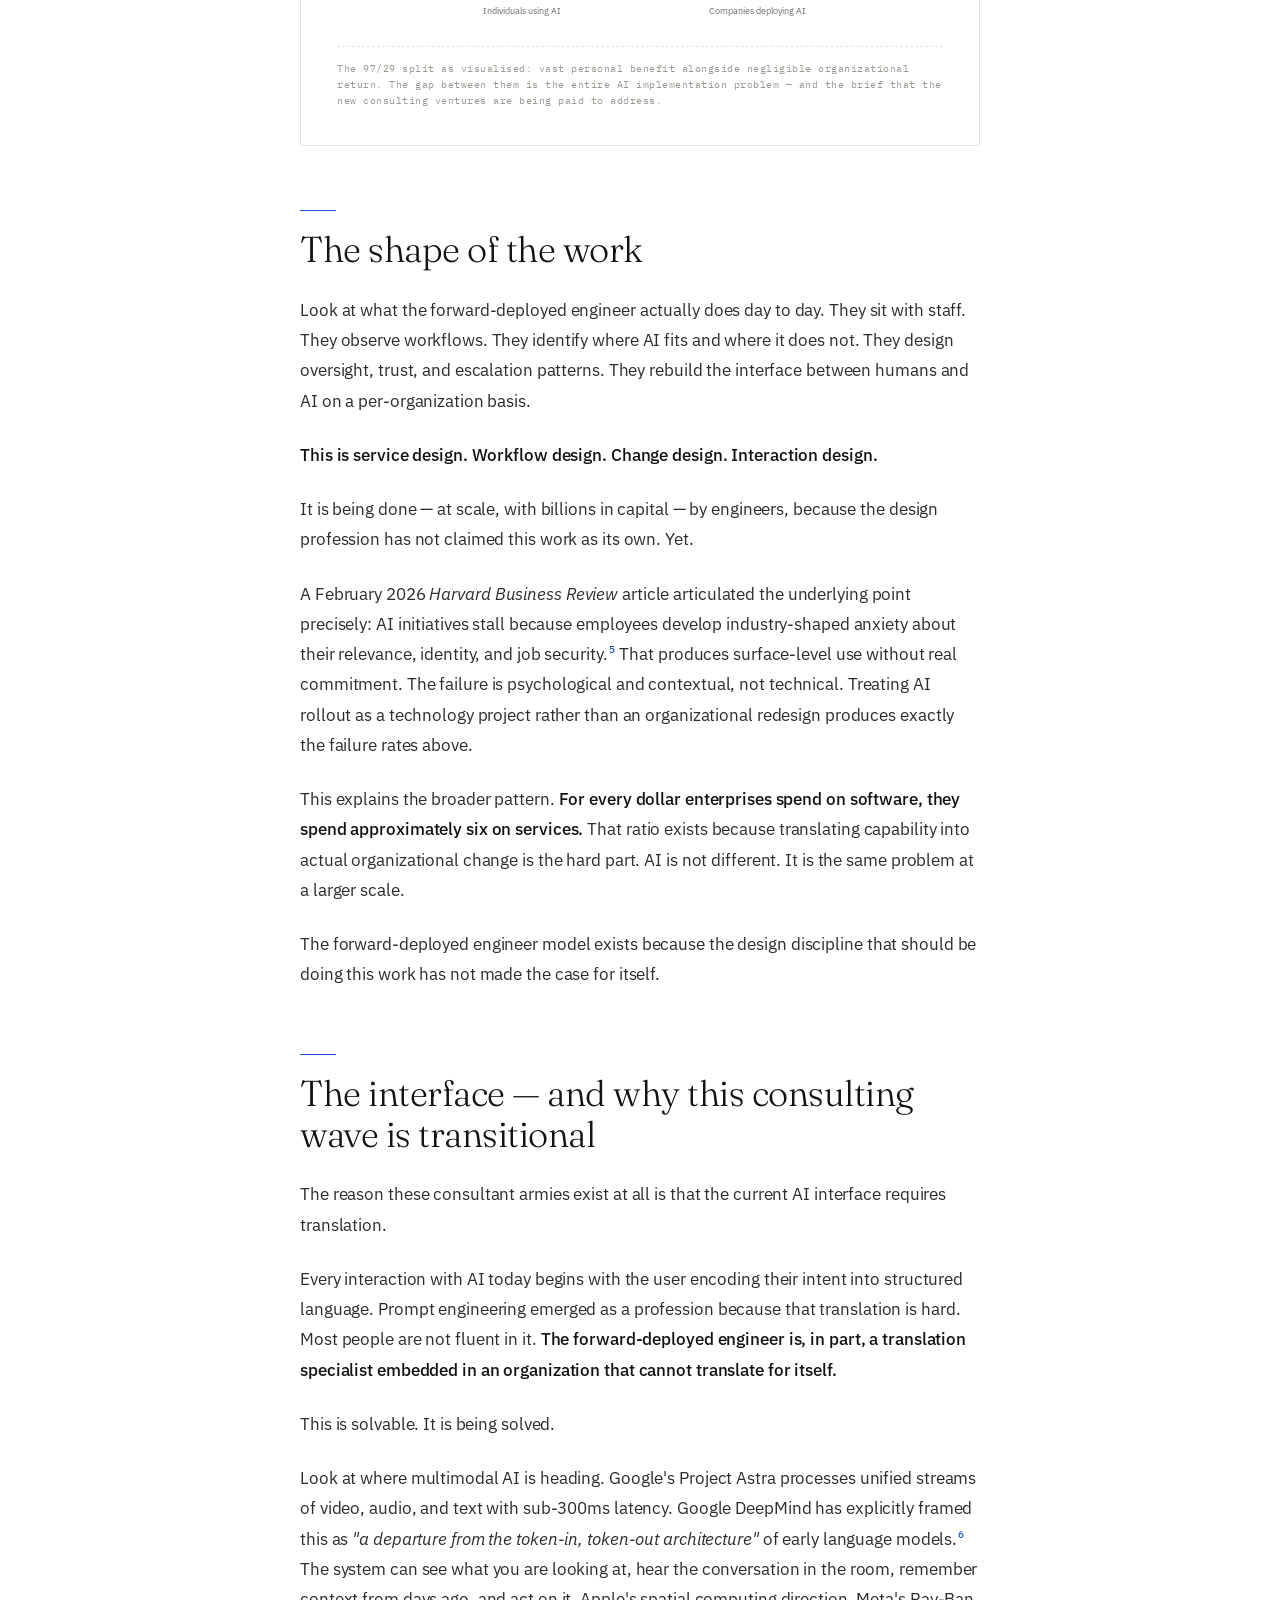
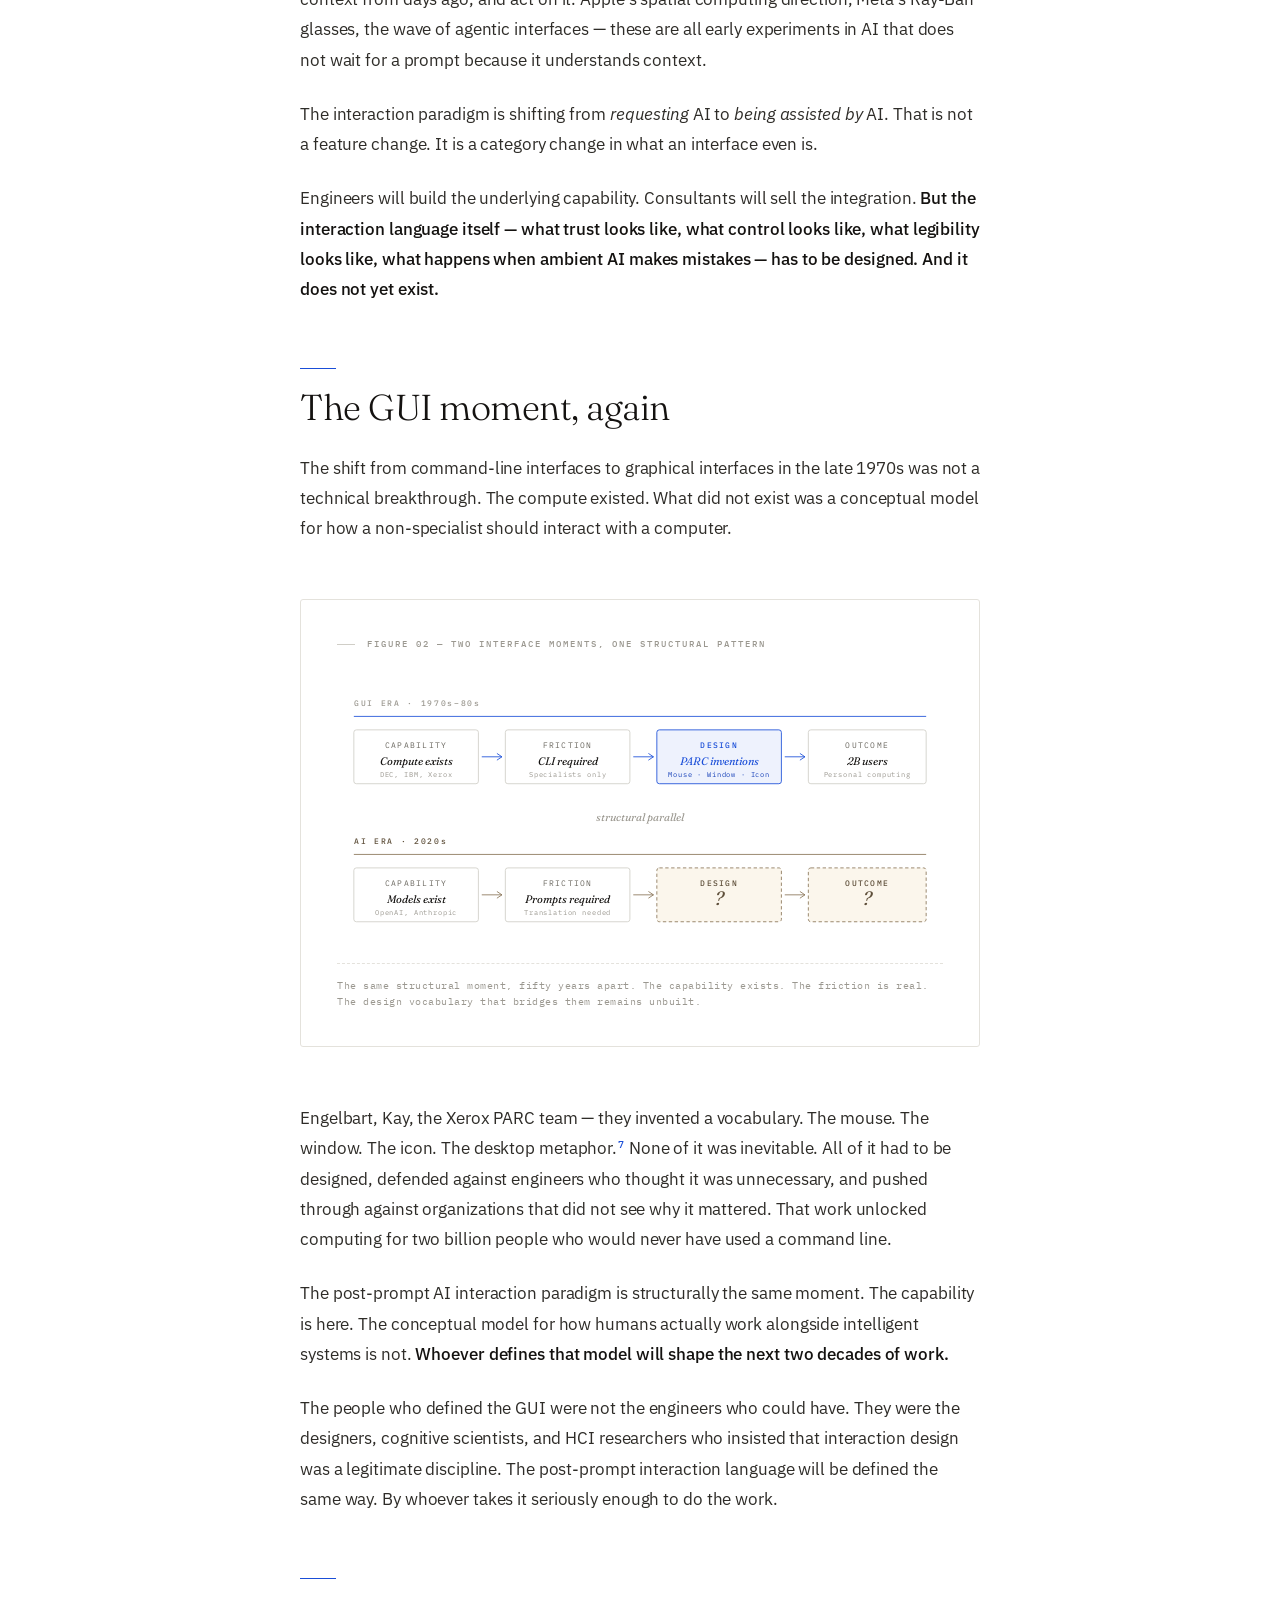
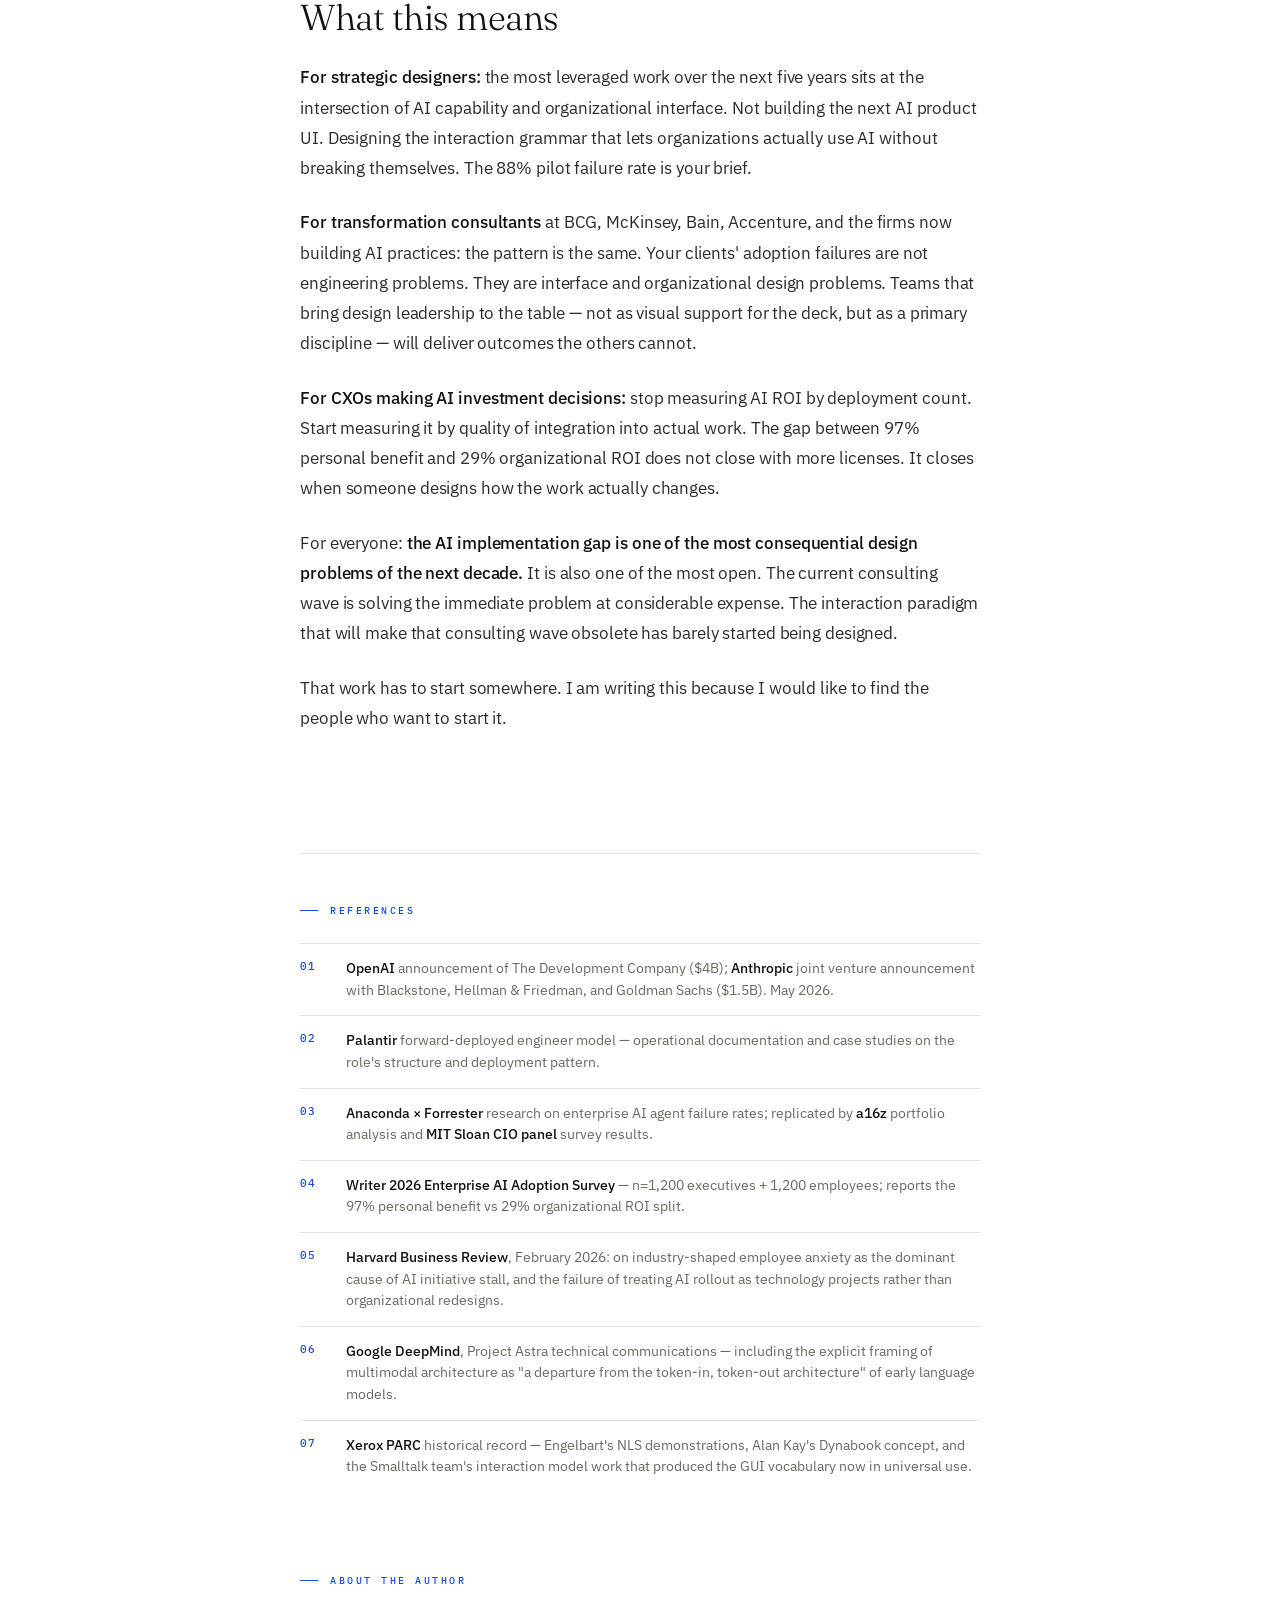
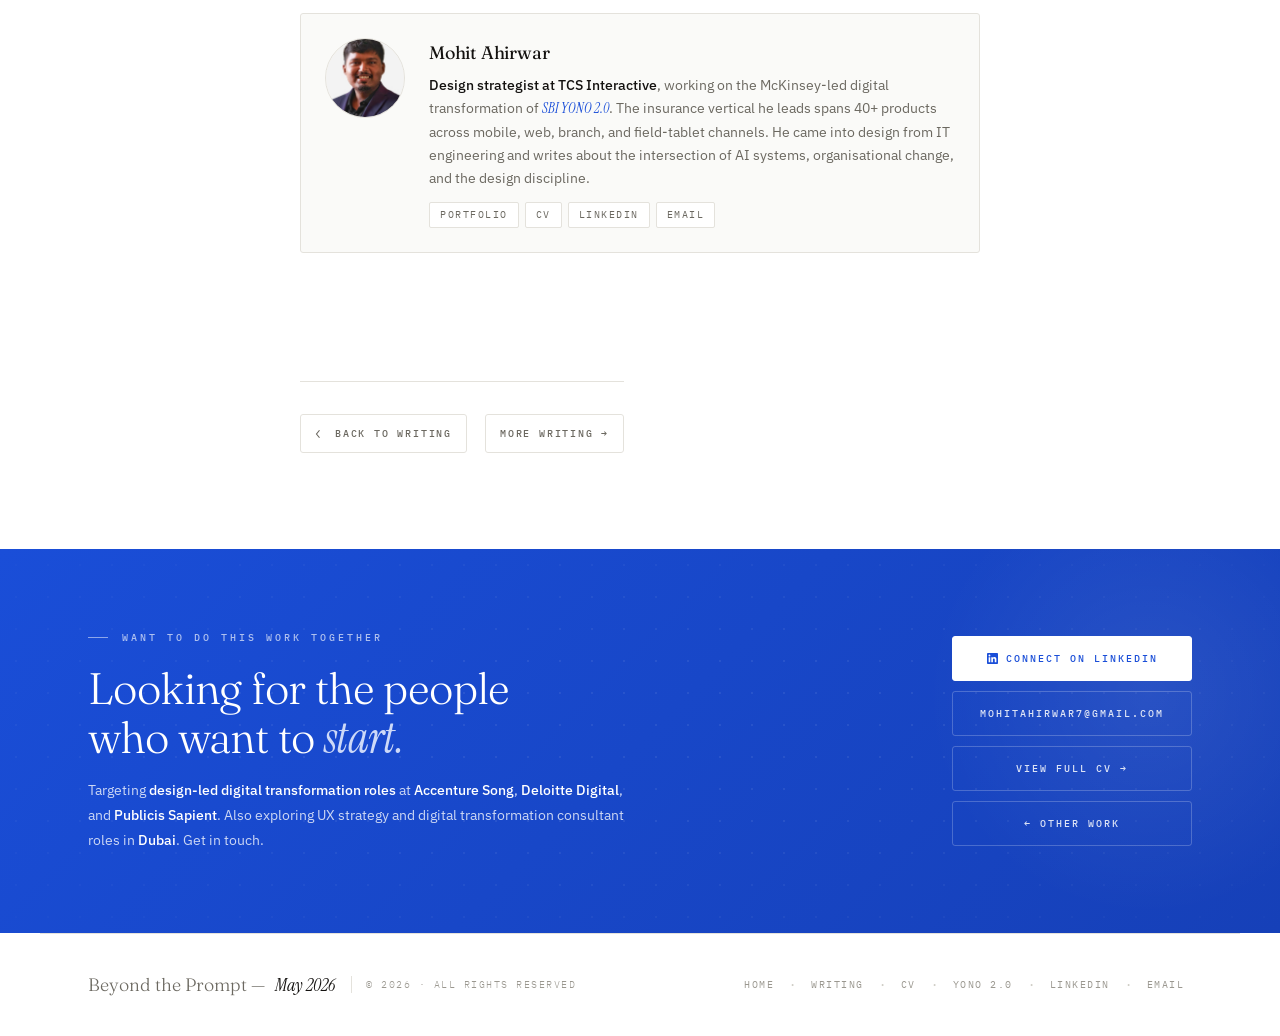
<file: article-beyond-the-prompt.html>
<!DOCTYPE html>
<html lang="en">
<head>
<meta charset="UTF-8">
<meta name="viewport" content="width=device-width, initial-scale=1.0">
<title>Beyond the Prompt — Mohit Ahirwar</title>
<meta name="description" content="What this week's $5.5B AI consulting bet quietly admits — and why it's a design problem, not an engineering one. By Mohit Ahirwar.">
<meta property="og:type" content="article">
<meta property="og:url" content="https://ahirwarmohit.github.io/article-beyond-the-prompt.html">
<meta property="og:title" content="Beyond the Prompt — Mohit Ahirwar">
<meta property="og:description" content="The most capable AI labs on the planet have looked at their own technology and concluded it cannot be deployed at scale without putting humans in the room. That is not a story about AI labs entering consulting. It is a story about an interface that has failed.">
<link rel="icon" type="image/svg+xml" href="assets/favicon.svg">
<link rel="alternate icon" href="assets/favicon.ico">
<link rel="preconnect" href="https://fonts.googleapis.com">
<link rel="preconnect" href="https://fonts.gstatic.com" crossorigin>
<link href="https://fonts.googleapis.com/css2?family=Fraunces:ital,opsz,wght@0,9..144,300;0,9..144,400;0,9..144,500;0,9..144,600;1,9..144,300;1,9..144,400&family=IBM+Plex+Sans:ital,wght@0,300;0,400;0,500;0,600;1,300;1,400&family=IBM+Plex+Mono:wght@300;400;500&family=Instrument+Serif:ital@0;1&display=swap" rel="stylesheet">
<style>
:root{
  --white:#fff;--paper:#fafaf8;--bone:#f3f2ef;--rule:#e4e2dc;--rule2:#d0cec7;
  --ink-3:#9b9890;--ink-2:#6b6860;--ink-1:#2e2c28;--ink:#141210;
  --blue:#1a4ed8;--blue-d:#1640b8;--blue-l:#6092f8;--blue-bg:#eef2fd;--blue-bd:#c7d4f8;
  --sand:#f5efe4;--sand-l:#fbf6ec;--sand-bd:#e6dcc7;--sand-ink:#8a7558;--sand-ink-d:#5e4f3a;
  --sage:#ecf0eb;--sage-l:#f5f7f4;--sage-bd:#d6dcd2;--sage-ink:#5a7763;--sage-ink-d:#3e5645;
  --r:3px;--ease:cubic-bezier(0.16,1,0.3,1);--max:1200px;--reading:680px;
}
*,*::before,*::after{margin:0;padding:0;box-sizing:border-box}
html{scroll-behavior:smooth;scroll-padding-top:80px}
body{font-family:'IBM Plex Sans',sans-serif;background:var(--white);color:var(--ink);line-height:1.7;-webkit-font-smoothing:antialiased;cursor:none;animation:pageFadeIn .5s var(--ease) both;overflow-x:hidden}
@keyframes pageFadeIn{from{opacity:0}to{opacity:1}}
::selection{background:var(--blue);color:#fff}
#cur{position:fixed;top:0;left:0;width:8px;height:8px;background:var(--blue);border-radius:50%;pointer-events:none;z-index:9999;transform:translate(-50%,-50%);transition:width .22s var(--ease),height .22s var(--ease);will-change:transform;mix-blend-mode:multiply}
#cur.hover-state{width:36px;height:36px;background:transparent;border:1.5px solid var(--blue)}
@media(hover:none){#cur{display:none}body{cursor:auto}}
@media(prefers-reduced-motion:reduce){#cur{display:none}body{cursor:auto}*{animation-duration:.01ms !important;transition-duration:.01ms !important}}
#prog{position:fixed;top:0;left:0;height:2px;background:linear-gradient(to right,var(--blue),var(--blue-l));z-index:200;width:0%;transition:width .08s linear}
nav{position:fixed;top:0;left:0;right:0;z-index:100;background:rgba(255,255,255,.92);backdrop-filter:blur(18px);-webkit-backdrop-filter:blur(18px);border-bottom:1px solid var(--rule);height:60px;display:flex;align-items:center;justify-content:space-between;padding:0 48px;animation:navIn .6s var(--ease) .1s both}
@keyframes navIn{from{transform:translateY(-100%);opacity:0}to{transform:translateY(0);opacity:1}}
.nav-id{display:flex;align-items:center;gap:12px;text-decoration:none}
.nav-mark{width:28px;height:28px;border:1px solid var(--ink);border-radius:var(--r);display:flex;align-items:center;justify-content:center;background:#fff;position:relative;transition:transform .3s var(--ease)}
.nav-mark::after{content:'';position:absolute;inset:3px;border:1px solid var(--blue);border-radius:1px;opacity:0;transition:opacity .3s}
.nav-id:hover .nav-mark{transform:rotate(-8deg)}
.nav-id:hover .nav-mark::after{opacity:1}
.nav-mark span{font-family:'Fraunces',serif;font-size:14px;font-weight:500;color:var(--ink);font-style:italic;line-height:1}
.nav-name{font-family:'IBM Plex Mono',monospace;font-size:11px;letter-spacing:2px;text-transform:uppercase;color:var(--ink-1);font-weight:500}
.nav-links{display:flex;gap:24px;list-style:none}
.nav-links a{font-size:11px;font-weight:500;letter-spacing:.5px;color:var(--ink-2);text-decoration:none;transition:color .15s;position:relative}
.nav-links a::after{content:'';position:absolute;bottom:-4px;left:0;right:0;height:1px;background:var(--blue);transform:scaleX(0);transition:transform .25s var(--ease);transform-origin:left}
.nav-links a:hover::after,.nav-links a.active::after{transform:scaleX(1)}
.nav-links a:hover,.nav-links a.active{color:var(--blue)}
.nav-ctas{display:flex;gap:10px;align-items:center}
.nbtn{font-family:'IBM Plex Mono',monospace;font-size:10px;letter-spacing:1.5px;text-transform:uppercase;font-weight:500;padding:8px 14px;border-radius:var(--r);text-decoration:none;transition:all .15s;display:inline-flex;align-items:center;gap:6px}
.nbtn.o{border:1px solid var(--rule2);color:var(--ink-2)}
.nbtn.o:hover{border-color:var(--blue);color:var(--blue);background:var(--blue-bg)}
.nbtn.s{background:var(--blue);color:#fff;border:1px solid var(--blue)}
.nbtn.s:hover{background:var(--blue-d)}
.hamburger{display:none;flex-direction:column;gap:5px;cursor:pointer;padding:8px;border:1px solid var(--rule);border-radius:var(--r);background:transparent}
.hamburger span{width:18px;height:1.5px;background:var(--ink-2);display:block;transition:transform .25s ease,opacity .25s}
.hamburger.open span:nth-child(1){transform:translateY(6.5px) rotate(45deg)}
.hamburger.open span:nth-child(2){opacity:0;transform:scaleX(0)}
.hamburger.open span:nth-child(3){transform:translateY(-6.5px) rotate(-45deg)}
.mobile-menu{display:none;position:fixed;top:60px;left:0;right:0;bottom:0;background:rgba(255,255,255,.98);backdrop-filter:blur(20px);z-index:99;padding:32px 24px;flex-direction:column;gap:4px;overflow-y:auto;opacity:0;transform:translateY(-8px);transition:opacity .25s ease,transform .25s ease;pointer-events:none}
.mobile-menu.open{opacity:1;transform:translateY(0);pointer-events:all}
.mobile-menu a{font-size:18px;font-family:'Fraunces',serif;font-weight:300;color:var(--ink-1);text-decoration:none;padding:14px 0;border-bottom:1px solid var(--rule);display:block}
.mobile-menu a:last-of-type{border-bottom:none}
.mm-foot{margin-top:32px;display:flex;gap:10px}

/* ARTICLE LAYOUT */
main{padding-top:0}
.article-shell{max-width:var(--max);margin:0 auto;padding:0 48px}

/* Article header */
.article-header{padding:120px 0 56px;border-bottom:1px solid var(--rule);position:relative;overflow:hidden}
.article-header::before{content:'';position:absolute;inset:0;background-image:radial-gradient(circle,rgba(20,18,16,.06) 1px,transparent 1px);background-size:36px 36px;pointer-events:none;mask-image:radial-gradient(ellipse 70% 60% at 50% 30%,#000 25%,transparent 100%);-webkit-mask-image:radial-gradient(ellipse 70% 60% at 50% 30%,#000 25%,transparent 100%)}
.article-header > *{position:relative;z-index:1}
.back-link{font-family:'IBM Plex Mono',monospace;font-size:10px;letter-spacing:2px;text-transform:uppercase;color:var(--ink-3);text-decoration:none;display:inline-flex;align-items:center;gap:8px;margin-bottom:32px;transition:color .15s;font-weight:500}
.back-link:hover{color:var(--blue)}
.article-eyebrow{display:flex;align-items:center;gap:14px;margin-bottom:28px;flex-wrap:wrap;animation:fadeUp .6s var(--ease) .15s both}
.article-eyebrow::before{content:'';width:28px;height:1px;background:var(--blue)}
.eyebrow-tag{font-family:'IBM Plex Mono',monospace;font-size:10px;letter-spacing:2.5px;text-transform:uppercase;color:var(--blue);font-weight:500}
.eyebrow-sep{color:var(--rule2);padding:0 4px}
.eyebrow-meta{font-family:'IBM Plex Mono',monospace;font-size:10px;letter-spacing:1.5px;text-transform:uppercase;color:var(--ink-3);font-weight:500}
@keyframes fadeUp{from{opacity:0;transform:translateY(20px)}to{opacity:1;transform:translateY(0)}}

.article-h1{font-family:'Fraunces',serif;font-size:clamp(48px,7vw,96px);font-weight:300;line-height:.96;letter-spacing:-3px;color:var(--ink);margin-bottom:24px;max-width:1100px}
.h-line{display:block;overflow:hidden}
.h-line span{display:block;animation:lineUp .9s var(--ease) both}
.h-line:nth-child(1) span{animation-delay:.25s}
.h-line:nth-child(2) span{animation-delay:.4s}
.h-line em{font-family:'Instrument Serif',serif;font-style:italic;color:var(--blue);font-weight:400}
@keyframes lineUp{from{transform:translateY(110%)}to{transform:translateY(0)}}

.article-subtitle{font-family:'Fraunces',serif;font-size:clamp(20px,2.4vw,28px);font-weight:300;color:var(--ink-2);line-height:1.4;letter-spacing:-.4px;max-width:780px;margin-bottom:40px;animation:fadeUp .8s var(--ease) .55s both}
.article-subtitle em{font-style:italic;color:var(--blue);font-family:'Instrument Serif',serif;font-weight:400}

.article-meta{display:grid;grid-template-columns:repeat(4,auto);gap:0;background:var(--paper);border:1px solid var(--rule);border-radius:var(--r);overflow:hidden;animation:fadeUp .8s var(--ease) .75s both;width:fit-content;max-width:100%}
.meta-cell{padding:12px 18px;border-right:1px solid var(--rule);transition:background .2s}
.meta-cell:last-child{border-right:none}
.meta-cell:hover{background:#fff}
.meta-label{font-family:'IBM Plex Mono',monospace;font-size:9px;letter-spacing:2px;text-transform:uppercase;color:var(--ink-3);display:block;margin-bottom:4px}
.meta-value{font-size:13px;font-weight:500;color:var(--ink-1);line-height:1.3;display:block}
.meta-value em{font-style:italic;color:var(--blue);font-family:'Instrument Serif',serif;font-weight:400}

/* Article body */
.article-body{max-width:var(--reading);margin:0 auto;padding:80px 0 96px}
.article-body p{font-family:'IBM Plex Sans',sans-serif;font-size:17px;line-height:1.78;color:var(--ink-1);margin-bottom:24px;font-weight:400;letter-spacing:-.1px}
.article-body p strong{color:var(--ink);font-weight:500}
.article-body p em{font-style:italic;color:var(--ink-1);font-family:'IBM Plex Sans',sans-serif;font-weight:400}
.article-body p .accent{font-family:'Fraunces',serif;font-style:italic;color:var(--blue);font-weight:400}
.article-body .lead{font-family:'Fraunces',serif;font-size:22px;line-height:1.55;color:var(--ink);font-weight:300;letter-spacing:-.3px;margin-bottom:32px}
.article-body .lead em{font-style:italic;color:var(--blue);font-family:'Instrument Serif',serif;font-weight:400}
.article-body h2{font-family:'Fraunces',serif;font-size:clamp(26px,3vw,36px);font-weight:300;line-height:1.15;color:var(--ink);margin:64px 0 24px;letter-spacing:-.5px}
.article-body h2 em{font-style:italic;font-family:'Instrument Serif',serif;color:var(--blue);font-weight:400}
.article-body h2::before{content:'';display:block;width:36px;height:1px;background:var(--blue);margin-bottom:18px}
.article-body sup{font-family:'IBM Plex Mono',monospace;font-size:10px;color:var(--blue);font-weight:500;padding:0 1px;vertical-align:super}
.article-body sup a{color:var(--blue);text-decoration:none;border-bottom:1px solid transparent;transition:border-color .15s}
.article-body sup a:hover{border-bottom-color:var(--blue)}

/* Pull quote — large editorial */
.pull-quote{font-family:'Fraunces',serif;font-size:clamp(24px,3.2vw,38px);font-weight:300;line-height:1.3;letter-spacing:-.5px;color:var(--ink);padding:48px 0 48px 32px;margin:48px 0;border-left:3px solid var(--blue);position:relative}
.pull-quote::before{content:'"';position:absolute;top:14px;left:14px;font-family:'Instrument Serif',serif;font-size:88px;color:var(--blue);line-height:.6;font-style:italic;opacity:.18}
.pull-quote em{font-style:italic;font-family:'Instrument Serif',serif;color:var(--blue);font-weight:400}

/* Data callout — for hero statistics */
.data-callout{background:var(--sand);border:1px solid var(--sand-bd);border-radius:var(--r);padding:32px 36px;margin:48px 0;position:relative;overflow:hidden}
.data-callout::before{content:'';position:absolute;top:-30%;right:-8%;width:280px;height:280px;background:radial-gradient(circle,rgba(138,117,88,.1) 0%,transparent 60%);pointer-events:none}
.dc-label{font-family:'IBM Plex Mono',monospace;font-size:9px;letter-spacing:2.5px;text-transform:uppercase;color:var(--sand-ink-d);font-weight:500;margin-bottom:24px;display:flex;align-items:center;gap:12px;position:relative}
.dc-label::before{content:'';width:18px;height:1px;background:var(--sand-ink-d)}
.dc-stat{margin-bottom:24px;position:relative}
.dc-stat:last-child{margin-bottom:0}
.dc-num{font-family:'Fraunces',serif;font-size:clamp(40px,5.5vw,64px);font-weight:300;color:var(--ink);line-height:1;letter-spacing:-2px;margin-bottom:8px;display:block}
.dc-num sup{font-family:'IBM Plex Mono',monospace;font-size:14px;color:var(--sand-ink-d);font-weight:500;letter-spacing:.5px;vertical-align:top;margin-left:2px}
.dc-num em{font-family:'Instrument Serif',serif;font-style:italic;color:var(--sand-ink-d);font-weight:400}
.dc-claim{font-family:'IBM Plex Sans',sans-serif;font-size:15px;color:var(--ink-1);line-height:1.6;margin-bottom:6px;font-weight:500}
.dc-source{font-family:'IBM Plex Mono',monospace;font-size:10px;letter-spacing:1px;color:var(--ink-3);font-weight:400;text-transform:none}

/* Inline diagram — visual interventions inside article body */
.inline-diagram{margin:56px 0;padding:36px;background:#fff;border:1px solid var(--rule);border-radius:var(--r);max-width:780px;margin-left:auto;margin-right:auto}
.id-label{font-family:'IBM Plex Mono',monospace;font-size:9px;letter-spacing:2px;text-transform:uppercase;color:var(--ink-3);font-weight:500;margin-bottom:24px;display:flex;align-items:center;gap:12px}
.id-label::before{content:'';width:18px;height:1px;background:var(--rule2)}
.id-svg{width:100%;height:auto;display:block;overflow:visible}
.id-caption{font-family:'IBM Plex Mono',monospace;font-size:10px;letter-spacing:.5px;color:var(--ink-3);line-height:1.6;margin-top:18px;font-weight:400;padding-top:14px;border-top:1px dashed var(--rule)}

/* Article footer — references and author */
.article-footer{max-width:var(--reading);margin:0 auto;padding:48px 0 96px;border-top:1px solid var(--rule)}
.article-footer-section{margin-bottom:64px}
.article-footer-section:last-child{margin-bottom:0}
.afs-label{font-family:'IBM Plex Mono',monospace;font-size:10px;letter-spacing:2.5px;text-transform:uppercase;color:var(--blue);font-weight:500;margin-bottom:24px;display:flex;align-items:center;gap:12px}
.afs-label::before{content:'';width:18px;height:1px;background:var(--blue)}
.references{list-style:none;counter-reset:ref}
.references li{counter-increment:ref;padding:14px 0;border-top:1px solid var(--rule);display:grid;grid-template-columns:32px 1fr;gap:14px;font-size:13.5px;line-height:1.6;color:var(--ink-2)}
.references li::before{content:counter(ref,decimal-leading-zero);font-family:'IBM Plex Mono',monospace;font-size:11px;color:var(--blue);font-weight:500;letter-spacing:1px}
.references li strong{color:var(--ink);font-weight:500;display:inline}
.references li a{color:var(--blue);text-decoration:none;border-bottom:1px solid transparent;transition:border-color .15s}
.references li a:hover{border-bottom-color:var(--blue)}

.author-block{display:grid;grid-template-columns:80px 1fr;gap:24px;align-items:start;background:var(--paper);border:1px solid var(--rule);padding:24px;border-radius:var(--r)}
.author-photo{width:80px;height:80px;border-radius:50%;background:linear-gradient(135deg,var(--sand-l),var(--bone));border:1px solid var(--rule);overflow:hidden;display:flex;align-items:center;justify-content:center}
.author-photo img{width:100%;height:100%;object-fit:cover;object-position:center 18%}
.author-name{font-family:'Fraunces',serif;font-size:18px;font-weight:400;color:var(--ink);margin-bottom:6px;letter-spacing:-.2px}
.author-bio{font-size:13.5px;color:var(--ink-2);line-height:1.7}
.author-bio strong{color:var(--ink);font-weight:500}
.author-bio em{font-style:italic;color:var(--blue);font-family:'Instrument Serif',serif;font-weight:400}
.author-links{display:flex;gap:6px;flex-wrap:wrap;margin-top:12px}
.author-link{font-family:'IBM Plex Mono',monospace;font-size:9.5px;letter-spacing:1.5px;text-transform:uppercase;color:var(--ink-2);background:#fff;border:1px solid var(--rule);padding:4px 10px;border-radius:2px;text-decoration:none;transition:all .15s}
.author-link:hover{border-color:var(--blue);color:var(--blue);background:var(--blue-bg)}

/* Article navigation — prev/next */
.article-nav{display:flex;justify-content:space-between;align-items:center;gap:18px;margin-top:48px;padding-top:32px;border-top:1px solid var(--rule)}
.article-nav a{font-family:'IBM Plex Mono',monospace;font-size:10px;letter-spacing:1.8px;text-transform:uppercase;color:var(--ink-2);text-decoration:none;display:inline-flex;align-items:center;gap:8px;font-weight:500;padding:10px 14px;border:1px solid var(--rule);border-radius:var(--r);transition:all .15s}
.article-nav a:hover{border-color:var(--blue);color:var(--blue);background:var(--blue-bg)}

/* CTA */
.cta{background:linear-gradient(135deg,var(--blue) 0%,var(--blue-d) 100%);position:relative;overflow:hidden;margin-top:0}
.cta::before{content:'';position:absolute;inset:0;background-image:radial-gradient(circle,rgba(255,255,255,.07) 1px,transparent 1px);background-size:32px 32px;pointer-events:none;mask-image:radial-gradient(ellipse 80% 80% at 50% 50%,#000 30%,transparent 100%);-webkit-mask-image:radial-gradient(ellipse 80% 80% at 50% 50%,#000 30%,transparent 100%)}
.cta::after{content:'';position:absolute;top:-30%;right:-10%;width:520px;height:520px;background:radial-gradient(circle,rgba(255,255,255,.08) 0%,transparent 60%);pointer-events:none}
.cta-in{max-width:var(--max);margin:0 auto;padding:80px 48px;display:grid;grid-template-columns:1fr auto;gap:48px;align-items:center;position:relative;z-index:1}
.cta-tag{font-family:'IBM Plex Mono',monospace;font-size:10px;letter-spacing:3px;text-transform:uppercase;color:rgba(255,255,255,.65);margin-bottom:18px;display:flex;align-items:center;gap:14px;font-weight:500}
.cta-tag::before{content:'';width:20px;height:1px;background:rgba(255,255,255,.5)}
.cta h2{font-family:'Fraunces',serif;font-size:clamp(28px,4vw,44px);font-weight:300;color:#fff;line-height:1.1;margin-bottom:16px;letter-spacing:-.6px}
.cta h2 em{font-style:italic;font-family:'Instrument Serif',serif;color:#cdd9f8;font-weight:400}
.cta p{font-size:14px;color:rgba(255,255,255,.78);max-width:560px;line-height:1.78}
.cta p strong{color:#fff;font-weight:500}
.cta-acts{display:flex;flex-direction:column;gap:10px;flex-shrink:0;min-width:240px}
.cta-btn{font-family:'IBM Plex Mono',monospace;font-size:10px;letter-spacing:2px;text-transform:uppercase;font-weight:500;padding:13px 22px;border-radius:var(--r);text-decoration:none;transition:all .2s var(--ease);display:inline-flex;align-items:center;justify-content:center;gap:8px;cursor:none;white-space:nowrap}
.cta-btn.p{background:#fff;color:var(--blue);border:1px solid #fff}
.cta-btn.p:hover{transform:translateY(-1px);box-shadow:0 10px 30px rgba(0,0,0,.18)}
.cta-btn.o{background:transparent;color:rgba(255,255,255,.85);border:1px solid rgba(255,255,255,.22)}
.cta-btn.o:hover{border-color:rgba(255,255,255,.6);color:#fff;background:rgba(255,255,255,.05)}

footer{border-top:1px solid var(--rule);max-width:var(--max);margin:0 auto;padding:36px 48px;display:flex;justify-content:space-between;align-items:center;flex-wrap:wrap;gap:16px}
.foot-left{font-family:'Fraunces',serif;font-size:18px;font-weight:300;color:var(--ink-2);display:flex;align-items:center;gap:10px}
.foot-left em{font-style:italic;color:var(--ink);font-family:'Instrument Serif',serif}
.foot-left .copy{font-family:'IBM Plex Mono',monospace;font-size:10px;letter-spacing:1.5px;color:var(--ink-3);text-transform:uppercase;padding-left:14px;border-left:1px solid var(--rule);margin-left:6px}
.foot-links{display:flex;gap:6px;flex-wrap:wrap;align-items:center}
.foot-links a{font-family:'IBM Plex Mono',monospace;font-size:10px;letter-spacing:1.5px;text-transform:uppercase;color:var(--ink-3);text-decoration:none;transition:color .15s;padding:4px 8px}
.foot-links a:hover{color:var(--blue)}
.foot-sep{color:var(--rule2);padding:0 2px}

.reveal{opacity:0;transform:translateY(28px);filter:blur(2px);transition:opacity .8s var(--ease),transform .8s var(--ease),filter .8s var(--ease)}
.reveal.in{opacity:1;transform:translateY(0);filter:blur(0)}

#btt{position:fixed;bottom:32px;right:32px;width:46px;height:46px;background:#fff;border:1px solid var(--rule2);border-radius:50%;display:flex;align-items:center;justify-content:center;cursor:none;z-index:90;opacity:0;transform:translateY(12px);transition:opacity .3s,transform .3s,border-color .15s,background .15s,box-shadow .2s;box-shadow:0 4px 22px rgba(0,0,0,.08);color:var(--ink-2)}
#btt.vis{opacity:1;transform:translateY(0)}
#btt:hover{border-color:var(--blue);background:var(--blue-bg);color:var(--blue)}

@media(max-width:1000px){nav{padding:0 20px}.nav-links,.nav-ctas{display:none}.hamburger{display:flex}.mobile-menu{display:flex}.article-shell{padding:0 20px}.article-header{padding:96px 0 48px}.article-body{padding:56px 0 64px}.article-meta{grid-template-columns:repeat(2,1fr);width:100%}.meta-cell{border-right:1px solid var(--rule);border-bottom:1px solid var(--rule)}.meta-cell:nth-child(2n){border-right:none}.meta-cell:nth-last-child(-n+2){border-bottom:none}.cta-in{grid-template-columns:1fr;padding:56px 20px}.cta-acts{min-width:0}footer{padding:24px 20px}#btt{bottom:20px;right:20px}.author-block{grid-template-columns:1fr;gap:14px}.author-photo{width:64px;height:64px}}
@media(max-width:600px){.article-meta{grid-template-columns:1fr}.meta-cell{border-right:none}.pull-quote{padding:36px 0 36px 22px}.inline-diagram{padding:20px;margin:36px 0}}
</style>
</head>
<body>
<div id="cur" aria-hidden="true"></div>
<div id="prog" role="progressbar" aria-valuemin="0" aria-valuemax="100"></div>

<nav aria-label="Main navigation">
  <a href="index.html" class="nav-id" aria-label="Home — Mohit Ahirwar">
    <div class="nav-mark" aria-hidden="true"><span>M</span></div>
    <span class="nav-name">Ahirwar</span>
  </a>
  <ul class="nav-links">
    <li><a href="index.html#work">Work</a></li>
    <li><a href="articles.html" class="active">Writing</a></li>
    <li><a href="index.html#about">About</a></li>
    <li><a href="cv.html">CV</a></li>
  </ul>
  <div class="nav-ctas">
    <a href="https://www.linkedin.com/in/mohit-ahirwar/" target="_blank" rel="noopener noreferrer" class="nbtn o">LinkedIn</a>
    <a href="mailto:mohitahirwar7@gmail.com" class="nbtn s">Get in touch</a>
  </div>
  <button class="hamburger" id="hamburger" aria-label="Open navigation menu" aria-expanded="false">
    <span></span><span></span><span></span>
  </button>
</nav>
<div class="mobile-menu" id="mobileMenu">
  <a href="index.html">Home</a>
  <a href="index.html#work">Work</a>
  <a href="articles.html">Writing</a>
  <a href="index.html#about">About</a>
  <a href="cv.html">CV</a>
  <div class="mm-foot">
    <a href="https://www.linkedin.com/in/mohit-ahirwar/" target="_blank" rel="noopener noreferrer" class="nbtn o" style="font-size:10px;">LinkedIn</a>
    <a href="mailto:mohitahirwar7@gmail.com" class="nbtn s" style="font-size:10px;">Email</a>
  </div>
</div>

<main>
<div class="article-shell">

<header class="article-header">
  <a href="articles.html" class="back-link">
    <svg width="14" height="14" viewBox="0 0 16 16" fill="none" stroke="currentColor" stroke-width="1.5" aria-hidden="true"><polyline points="6,3 2,8 6,13"/><line x1="2" y1="8" x2="14" y2="8"/></svg>
    Back to Writing
  </a>
  <div class="article-eyebrow">
    <span class="eyebrow-tag">Strategic Design · AI</span>
    <span class="eyebrow-sep">·</span>
    <span class="eyebrow-meta">Mohit Ahirwar · May 2026</span>
  </div>
  <h1 class="article-h1">
    <span class="h-line"><span>Beyond the</span></span>
    <span class="h-line"><span><em>Prompt.</em></span></span>
  </h1>
  <p class="article-subtitle">What this week's <em>$5.5B AI consulting bet</em> quietly admits — and why it's a design problem, not an engineering one.</p>
  <div class="article-meta" role="list" aria-label="Article metadata">
    <div class="meta-cell" role="listitem">
      <span class="meta-label">Author</span>
      <span class="meta-value">Mohit Ahirwar</span>
    </div>
    <div class="meta-cell" role="listitem">
      <span class="meta-label">Published</span>
      <span class="meta-value">May 2026</span>
    </div>
    <div class="meta-cell" role="listitem">
      <span class="meta-label">Read Time</span>
      <span class="meta-value">8 min</span>
    </div>
    <div class="meta-cell" role="listitem">
      <span class="meta-label">Category</span>
      <span class="meta-value"><em>Strategy</em> · AI</span>
    </div>
  </div>
</header>

<article class="article-body">
  <p class="lead reveal">Two of the most advanced AI laboratories in the world have, in the same week, made the same operational admission.</p>

  <p class="reveal">OpenAI raised $4 billion for a new venture called The Development Company. Anthropic announced a $1.5 billion joint venture with Blackstone, Hellman &amp; Friedman, and Goldman Sachs.<sup><a href="#ref1">1</a></sup> Both ventures share a single objective: <strong>embed engineers and consultants directly inside client companies to help them actually use AI.</strong></p>

  <p class="reveal">The substance beneath the press releases is uncomfortable for the field. The most capable AI labs on the planet have looked at their own technology and concluded that it cannot be deployed at scale without putting humans in the room.</p>

  <div class="pull-quote reveal">
    That is not a story about AI labs entering consulting.<br>It is a story about an <em>interface that has failed.</em>
  </div>

  <p class="reveal">What follows is what I think is actually happening — and why this moment matters for strategic designers, transformation consultants, and the executives funding the next wave of AI investment.</p>

  <h2 class="reveal">What they built, and why they had to</h2>

  <p class="reveal">Both ventures are explicit about the model. They are copying Palantir's <em>forward-deployed engineer</em> approach<sup><a href="#ref2">2</a></sup> — sending people into client companies to sit with staff, map workflows, identify where AI fits and where it does not, design oversight and trust mechanisms, and ultimately rebuild how work happens.</p>

  <p class="reveal">The reason this approach is necessary sits in plain sight in the failure data.</p>

  <div class="data-callout reveal">
    <div class="dc-label">The failure data behind the $5.5B bet</div>
    <div class="dc-stat">
      <span class="dc-num">88<sup>%</sup></span>
      <p class="dc-claim">of enterprise AI agent pilots never reach production.</p>
      <p class="dc-source">Anaconda × Forrester research, replicated by a16z and the MIT Sloan CIO panel<sup><a href="#ref3">3</a></sup></p>
    </div>
    <div class="dc-stat">
      <span class="dc-num">97<sup>%</sup> <em>vs.</em> 29<sup>%</sup></span>
      <p class="dc-claim">of executives report personal AI productivity benefit. Only 29% report meaningful organizational ROI.</p>
      <p class="dc-source">Writer's 2026 Enterprise AI Adoption Survey · n=1,200 executives + 1,200 employees<sup><a href="#ref4">4</a></sup></p>
    </div>
  </div>

  <p class="reveal">Most pilots die before they ship. Of those that reach production, a meaningful share generate negative ROI. The failure mode is consistent across surveys, and it is almost never about model capability.</p>

  <p class="reveal">The 97/29 split is the more revealing number. Individual productivity wins are everywhere; organizational transformation is rare. <strong>The gap between personal AI productivity and organizational AI value is the entire enterprise AI problem.</strong></p>

  <p class="reveal">That gap is exactly what the OpenAI and Anthropic ventures are trying to close. Not by building better models. By putting humans in the room to bridge what the models alone cannot.</p>

  <div class="inline-diagram reveal">
    <div class="id-label">Figure 01 — The implementation gap</div>
    <svg class="id-svg" viewBox="0 0 720 280" xmlns="http://www.w3.org/2000/svg" aria-label="Bar chart showing 97 percent personal AI benefit against 29 percent organizational ROI">
      <defs>
        <linearGradient id="bar1" x1="0%" y1="0%" x2="0%" y2="100%">
          <stop offset="0%" stop-color="#1a4ed8"/>
          <stop offset="100%" stop-color="#1640b8"/>
        </linearGradient>
        <linearGradient id="bar2" x1="0%" y1="0%" x2="0%" y2="100%">
          <stop offset="0%" stop-color="#8a7558"/>
          <stop offset="100%" stop-color="#5e4f3a"/>
        </linearGradient>
      </defs>
      <line x1="40" y1="220" x2="680" y2="220" stroke="#d0cec7" stroke-width="1"/>
      <line x1="40" y1="40" x2="680" y2="40" stroke="#e4e2dc" stroke-width="1" stroke-dasharray="2 4"/>
      <text x="38" y="44" text-anchor="end" font-family="IBM Plex Mono, monospace" font-size="10" fill="#9b9890">100%</text>
      <text x="38" y="224" text-anchor="end" font-family="IBM Plex Mono, monospace" font-size="10" fill="#9b9890">0%</text>
      <rect x="160" y="46" width="120" height="174" rx="2" fill="url(#bar1)"/>
      <text x="220" y="36" text-anchor="middle" font-family="Fraunces, serif" font-size="32" font-weight="300" fill="#141210" letter-spacing="-1">97<tspan font-family="IBM Plex Mono, monospace" font-size="14" fill="#1a4ed8" baseline-shift="super">%</tspan></text>
      <text x="220" y="244" text-anchor="middle" font-family="IBM Plex Mono, monospace" font-size="10" letter-spacing="1.5" fill="#2e2c28" font-weight="500">PERSONAL BENEFIT</text>
      <text x="220" y="262" text-anchor="middle" font-family="IBM Plex Sans, sans-serif" font-size="11" fill="#6b6860">Individuals using AI</text>
      <rect x="440" y="168" width="120" height="52" rx="2" fill="url(#bar2)"/>
      <text x="500" y="158" text-anchor="middle" font-family="Fraunces, serif" font-size="32" font-weight="300" fill="#141210" letter-spacing="-1">29<tspan font-family="IBM Plex Mono, monospace" font-size="14" fill="#5e4f3a" baseline-shift="super">%</tspan></text>
      <text x="500" y="244" text-anchor="middle" font-family="IBM Plex Mono, monospace" font-size="10" letter-spacing="1.5" fill="#2e2c28" font-weight="500">ORGANIZATIONAL ROI</text>
      <text x="500" y="262" text-anchor="middle" font-family="IBM Plex Sans, sans-serif" font-size="11" fill="#6b6860">Companies deploying AI</text>
      <line x1="280" y1="100" x2="440" y2="170" stroke="#1a4ed8" stroke-width="1.2" stroke-dasharray="3 3" opacity=".5"/>
      <rect x="306" y="118" width="108" height="32" rx="2" fill="#fff" stroke="#1a4ed8" stroke-width="1"/>
      <text x="360" y="132" text-anchor="middle" font-family="IBM Plex Mono, monospace" font-size="9" letter-spacing="1.5" fill="#1a4ed8" font-weight="500">68-POINT GAP</text>
      <text x="360" y="144" text-anchor="middle" font-family="Fraunces, serif" font-style="italic" font-size="10" fill="#6b6860">the consulting brief</text>
    </svg>
    <div class="id-caption">The 97/29 split as visualised: vast personal benefit alongside negligible organizational return. The gap between them is the entire AI implementation problem — and the brief that the new consulting ventures are being paid to address.</div>
  </div>

  <h2 class="reveal">The shape of the work</h2>

  <p class="reveal">Look at what the forward-deployed engineer actually does day to day. They sit with staff. They observe workflows. They identify where AI fits and where it does not. They design oversight, trust, and escalation patterns. They rebuild the interface between humans and AI on a per-organization basis.</p>

  <p class="reveal"><strong>This is service design. Workflow design. Change design. Interaction design.</strong></p>

  <p class="reveal">It is being done — at scale, with billions in capital — by engineers, because the design profession has not claimed this work as its own. Yet.</p>

  <p class="reveal">A February 2026 <em>Harvard Business Review</em> article articulated the underlying point precisely: AI initiatives stall because employees develop industry-shaped anxiety about their relevance, identity, and job security.<sup><a href="#ref5">5</a></sup> That produces surface-level use without real commitment. The failure is psychological and contextual, not technical. Treating AI rollout as a technology project rather than an organizational redesign produces exactly the failure rates above.</p>

  <p class="reveal">This explains the broader pattern. <strong>For every dollar enterprises spend on software, they spend approximately six on services.</strong> That ratio exists because translating capability into actual organizational change is the hard part. AI is not different. It is the same problem at a larger scale.</p>

  <p class="reveal">The forward-deployed engineer model exists because the design discipline that should be doing this work has not made the case for itself.</p>

  <h2 class="reveal">The interface — and why this consulting wave is transitional</h2>

  <p class="reveal">The reason these consultant armies exist at all is that the current AI interface requires translation.</p>

  <p class="reveal">Every interaction with AI today begins with the user encoding their intent into structured language. Prompt engineering emerged as a profession because that translation is hard. Most people are not fluent in it. <strong>The forward-deployed engineer is, in part, a translation specialist embedded in an organization that cannot translate for itself.</strong></p>

  <p class="reveal">This is solvable. It is being solved.</p>

  <p class="reveal">Look at where multimodal AI is heading. Google's Project Astra processes unified streams of video, audio, and text with sub-300ms latency. Google DeepMind has explicitly framed this as <em>"a departure from the token-in, token-out architecture"</em> of early language models.<sup><a href="#ref6">6</a></sup> The system can see what you are looking at, hear the conversation in the room, remember context from days ago, and act on it. Apple's spatial computing direction, Meta's Ray-Ban glasses, the wave of agentic interfaces — these are all early experiments in AI that does not wait for a prompt because it understands context.</p>

  <p class="reveal">The interaction paradigm is shifting from <em>requesting</em> AI to <em>being assisted by</em> AI. That is not a feature change. It is a category change in what an interface even is.</p>

  <p class="reveal">Engineers will build the underlying capability. Consultants will sell the integration. <strong>But the interaction language itself — what trust looks like, what control looks like, what legibility looks like, what happens when ambient AI makes mistakes — has to be designed. And it does not yet exist.</strong></p>

  <h2 class="reveal">The GUI moment, again</h2>

  <p class="reveal">The shift from command-line interfaces to graphical interfaces in the late 1970s was not a technical breakthrough. The compute existed. What did not exist was a conceptual model for how a non-specialist should interact with a computer.</p>

  <div class="inline-diagram reveal">
    <div class="id-label">Figure 02 — Two interface moments, one structural pattern</div>
    <svg class="id-svg" viewBox="0 0 720 320" xmlns="http://www.w3.org/2000/svg" aria-label="Side-by-side comparison of the GUI moment and the AI moment showing structural parallel">
      <text x="20" y="36" font-family="IBM Plex Mono, monospace" font-size="10" letter-spacing="2" fill="#9b9890" font-weight="500">GUI ERA · 1970s–80s</text>
      <line x1="20" y1="48" x2="700" y2="48" stroke="#1a4ed8" stroke-width="1"/>
      <g transform="translate(20, 64)">
        <rect x="0" y="0" width="148" height="64" rx="3" fill="#fff" stroke="#d0cec7"/>
        <text x="74" y="22" text-anchor="middle" font-family="IBM Plex Mono, monospace" font-size="9" letter-spacing="1.5" fill="#6b6860">CAPABILITY</text>
        <text x="74" y="42" text-anchor="middle" font-family="Fraunces, serif" font-size="13" font-style="italic" fill="#141210">Compute exists</text>
        <text x="74" y="56" text-anchor="middle" font-family="IBM Plex Mono, monospace" font-size="8" letter-spacing="1" fill="#9b9890">DEC, IBM, Xerox</text>
      </g>
      <line x1="172" y1="96" x2="196" y2="96" stroke="#1a4ed8" stroke-width="1"/>
      <polyline points="190,92 196,96 190,100" fill="none" stroke="#1a4ed8" stroke-width="1"/>
      <g transform="translate(200, 64)">
        <rect x="0" y="0" width="148" height="64" rx="3" fill="#fff" stroke="#d0cec7"/>
        <text x="74" y="22" text-anchor="middle" font-family="IBM Plex Mono, monospace" font-size="9" letter-spacing="1.5" fill="#6b6860">FRICTION</text>
        <text x="74" y="42" text-anchor="middle" font-family="Fraunces, serif" font-size="13" font-style="italic" fill="#141210">CLI required</text>
        <text x="74" y="56" text-anchor="middle" font-family="IBM Plex Mono, monospace" font-size="8" letter-spacing="1" fill="#9b9890">Specialists only</text>
      </g>
      <line x1="352" y1="96" x2="376" y2="96" stroke="#1a4ed8" stroke-width="1"/>
      <polyline points="370,92 376,96 370,100" fill="none" stroke="#1a4ed8" stroke-width="1"/>
      <g transform="translate(380, 64)">
        <rect x="0" y="0" width="148" height="64" rx="3" fill="#eef2fd" stroke="#1a4ed8"/>
        <text x="74" y="22" text-anchor="middle" font-family="IBM Plex Mono, monospace" font-size="9" letter-spacing="1.5" fill="#1a4ed8" font-weight="500">DESIGN</text>
        <text x="74" y="42" text-anchor="middle" font-family="Fraunces, serif" font-size="13" font-style="italic" fill="#1a4ed8">PARC inventions</text>
        <text x="74" y="56" text-anchor="middle" font-family="IBM Plex Mono, monospace" font-size="8" letter-spacing="1" fill="#1640b8">Mouse · Window · Icon</text>
      </g>
      <line x1="532" y1="96" x2="556" y2="96" stroke="#1a4ed8" stroke-width="1"/>
      <polyline points="550,92 556,96 550,100" fill="none" stroke="#1a4ed8" stroke-width="1"/>
      <g transform="translate(560, 64)">
        <rect x="0" y="0" width="140" height="64" rx="3" fill="#fff" stroke="#d0cec7"/>
        <text x="70" y="22" text-anchor="middle" font-family="IBM Plex Mono, monospace" font-size="9" letter-spacing="1.5" fill="#6b6860">OUTCOME</text>
        <text x="70" y="42" text-anchor="middle" font-family="Fraunces, serif" font-size="13" font-style="italic" fill="#141210">2B users</text>
        <text x="70" y="56" text-anchor="middle" font-family="IBM Plex Mono, monospace" font-size="8" letter-spacing="1" fill="#9b9890">Personal computing</text>
      </g>

      <text x="20" y="200" font-family="IBM Plex Mono, monospace" font-size="10" letter-spacing="2" fill="#5e4f3a" font-weight="500">AI ERA · 2020s</text>
      <line x1="20" y1="212" x2="700" y2="212" stroke="#8a7558" stroke-width="1"/>
      <g transform="translate(20, 228)">
        <rect x="0" y="0" width="148" height="64" rx="3" fill="#fff" stroke="#d0cec7"/>
        <text x="74" y="22" text-anchor="middle" font-family="IBM Plex Mono, monospace" font-size="9" letter-spacing="1.5" fill="#6b6860">CAPABILITY</text>
        <text x="74" y="42" text-anchor="middle" font-family="Fraunces, serif" font-size="13" font-style="italic" fill="#141210">Models exist</text>
        <text x="74" y="56" text-anchor="middle" font-family="IBM Plex Mono, monospace" font-size="8" letter-spacing="1" fill="#9b9890">OpenAI, Anthropic</text>
      </g>
      <line x1="172" y1="260" x2="196" y2="260" stroke="#8a7558" stroke-width="1"/>
      <polyline points="190,256 196,260 190,264" fill="none" stroke="#8a7558" stroke-width="1"/>
      <g transform="translate(200, 228)">
        <rect x="0" y="0" width="148" height="64" rx="3" fill="#fff" stroke="#d0cec7"/>
        <text x="74" y="22" text-anchor="middle" font-family="IBM Plex Mono, monospace" font-size="9" letter-spacing="1.5" fill="#6b6860">FRICTION</text>
        <text x="74" y="42" text-anchor="middle" font-family="Fraunces, serif" font-size="13" font-style="italic" fill="#141210">Prompts required</text>
        <text x="74" y="56" text-anchor="middle" font-family="IBM Plex Mono, monospace" font-size="8" letter-spacing="1" fill="#9b9890">Translation needed</text>
      </g>
      <line x1="352" y1="260" x2="376" y2="260" stroke="#8a7558" stroke-width="1"/>
      <polyline points="370,256 376,260 370,264" fill="none" stroke="#8a7558" stroke-width="1"/>
      <g transform="translate(380, 228)">
        <rect x="0" y="0" width="148" height="64" rx="3" fill="#fbf6ec" stroke="#8a7558" stroke-dasharray="4 3"/>
        <text x="74" y="22" text-anchor="middle" font-family="IBM Plex Mono, monospace" font-size="9" letter-spacing="1.5" fill="#5e4f3a" font-weight="500">DESIGN</text>
        <text x="74" y="44" text-anchor="middle" font-family="Fraunces, serif" font-size="22" font-style="italic" fill="#5e4f3a" font-weight="400">?</text>
      </g>
      <line x1="532" y1="260" x2="556" y2="260" stroke="#8a7558" stroke-width="1"/>
      <polyline points="550,256 556,260 550,264" fill="none" stroke="#8a7558" stroke-width="1"/>
      <g transform="translate(560, 228)">
        <rect x="0" y="0" width="140" height="64" rx="3" fill="#fbf6ec" stroke="#8a7558" stroke-dasharray="4 3"/>
        <text x="70" y="22" text-anchor="middle" font-family="IBM Plex Mono, monospace" font-size="9" letter-spacing="1.5" fill="#5e4f3a" font-weight="500">OUTCOME</text>
        <text x="70" y="44" text-anchor="middle" font-family="Fraunces, serif" font-size="22" font-style="italic" fill="#5e4f3a" font-weight="400">?</text>
      </g>
      <text x="360" y="172" text-anchor="middle" font-family="Fraunces, serif" font-size="13" font-style="italic" fill="#9b9890">structural parallel</text>
    </svg>
    <div class="id-caption">The same structural moment, fifty years apart. The capability exists. The friction is real. The design vocabulary that bridges them remains unbuilt.</div>
  </div>

  <p class="reveal">Engelbart, Kay, the Xerox PARC team — they invented a vocabulary. The mouse. The window. The icon. The desktop metaphor.<sup><a href="#ref7">7</a></sup> None of it was inevitable. All of it had to be designed, defended against engineers who thought it was unnecessary, and pushed through against organizations that did not see why it mattered. That work unlocked computing for two billion people who would never have used a command line.</p>

  <p class="reveal">The post-prompt AI interaction paradigm is structurally the same moment. The capability is here. The conceptual model for how humans actually work alongside intelligent systems is not. <strong>Whoever defines that model will shape the next two decades of work.</strong></p>

  <p class="reveal">The people who defined the GUI were not the engineers who could have. They were the designers, cognitive scientists, and HCI researchers who insisted that interaction design was a legitimate discipline. The post-prompt interaction language will be defined the same way. By whoever takes it seriously enough to do the work.</p>

  <h2 class="reveal">What this means</h2>

  <p class="reveal"><strong>For strategic designers:</strong> the most leveraged work over the next five years sits at the intersection of AI capability and organizational interface. Not building the next AI product UI. Designing the interaction grammar that lets organizations actually use AI without breaking themselves. The 88% pilot failure rate is your brief.</p>

  <p class="reveal"><strong>For transformation consultants</strong> at BCG, McKinsey, Bain, Accenture, and the firms now building AI practices: the pattern is the same. Your clients' adoption failures are not engineering problems. They are interface and organizational design problems. Teams that bring design leadership to the table — not as visual support for the deck, but as a primary discipline — will deliver outcomes the others cannot.</p>

  <p class="reveal"><strong>For CXOs making AI investment decisions:</strong> stop measuring AI ROI by deployment count. Start measuring it by quality of integration into actual work. The gap between 97% personal benefit and 29% organizational ROI does not close with more licenses. It closes when someone designs how the work actually changes.</p>

  <p class="reveal">For everyone: <strong>the AI implementation gap is one of the most consequential design problems of the next decade.</strong> It is also one of the most open. The current consulting wave is solving the immediate problem at considerable expense. The interaction paradigm that will make that consulting wave obsolete has barely started being designed.</p>

  <p class="reveal">That work has to start somewhere. I am writing this because I would like to find the people who want to start it.</p>
</article>

<footer class="article-footer">
  <div class="article-footer-section reveal">
    <div class="afs-label">References</div>
    <ol class="references">
      <li id="ref1"><span><strong>OpenAI</strong> announcement of The Development Company ($4B); <strong>Anthropic</strong> joint venture announcement with Blackstone, Hellman &amp; Friedman, and Goldman Sachs ($1.5B). May 2026.</span></li>
      <li id="ref2"><span><strong>Palantir</strong> forward-deployed engineer model — operational documentation and case studies on the role's structure and deployment pattern.</span></li>
      <li id="ref3"><span><strong>Anaconda × Forrester</strong> research on enterprise AI agent failure rates; replicated by <strong>a16z</strong> portfolio analysis and <strong>MIT Sloan CIO panel</strong> survey results.</span></li>
      <li id="ref4"><span><strong>Writer 2026 Enterprise AI Adoption Survey</strong> — n=1,200 executives + 1,200 employees; reports the 97% personal benefit vs 29% organizational ROI split.</span></li>
      <li id="ref5"><span><strong>Harvard Business Review</strong>, February 2026: on industry-shaped employee anxiety as the dominant cause of AI initiative stall, and the failure of treating AI rollout as technology projects rather than organizational redesigns.</span></li>
      <li id="ref6"><span><strong>Google DeepMind</strong>, Project Astra technical communications — including the explicit framing of multimodal architecture as "a departure from the token-in, token-out architecture" of early language models.</span></li>
      <li id="ref7"><span><strong>Xerox PARC</strong> historical record — Engelbart's NLS demonstrations, Alan Kay's Dynabook concept, and the Smalltalk team's interaction model work that produced the GUI vocabulary now in universal use.</span></li>
    </ol>
  </div>

  <div class="article-footer-section reveal">
    <div class="afs-label">About the author</div>
    <div class="author-block">
      <div class="author-photo">
        <img src="assets/profile/mohit-portrait.jpg" alt="Mohit Ahirwar">
      </div>
      <div>
        <div class="author-name">Mohit Ahirwar</div>
        <p class="author-bio"><strong>Design strategist at TCS Interactive</strong>, working on the McKinsey-led digital transformation of <em>SBI YONO 2.0</em>. The insurance vertical he leads spans 40+ products across mobile, web, branch, and field-tablet channels. He came into design from IT engineering and writes about the intersection of AI systems, organisational change, and the design discipline.</p>
        <div class="author-links">
          <a href="index.html" class="author-link">Portfolio</a>
          <a href="cv.html" class="author-link">CV</a>
          <a href="https://www.linkedin.com/in/mohit-ahirwar/" target="_blank" rel="noopener noreferrer" class="author-link">LinkedIn</a>
          <a href="mailto:mohitahirwar7@gmail.com" class="author-link">Email</a>
        </div>
      </div>
    </div>
  </div>

  <div class="article-nav reveal">
    <a href="articles.html">
      <svg width="12" height="12" viewBox="0 0 16 16" fill="none" stroke="currentColor" stroke-width="1.5" aria-hidden="true"><polyline points="6,3 2,8 6,13"/></svg>
      Back to Writing
    </a>
    <a href="articles.html">
      More writing →
    </a>
  </div>
</footer>

</div>
</main>

<div class="cta">
  <div class="cta-in reveal">
    <div>
      <div class="cta-tag">Want to do this work together</div>
      <h2>Looking for the people<br>who want to <em>start.</em></h2>
      <p>Targeting <strong>design-led digital transformation roles</strong> at <strong>Accenture Song</strong>, <strong>Deloitte Digital</strong>, and <strong>Publicis Sapient</strong>. Also exploring UX strategy and digital transformation consultant roles in <strong>Dubai</strong>. Get in touch.</p>
    </div>
    <div class="cta-acts">
      <a href="https://www.linkedin.com/in/mohit-ahirwar/" target="_blank" rel="noopener noreferrer" class="cta-btn p">
        <svg width="11" height="11" viewBox="0 0 24 24" fill="currentColor" aria-hidden="true"><path d="M20.447 20.452h-3.554v-5.569c0-1.328-.027-3.037-1.852-3.037-1.853 0-2.136 1.445-2.136 2.939v5.667H9.351V9h3.414v1.561h.046c.477-.9 1.637-1.85 3.37-1.85 3.601 0 4.267 2.37 4.267 5.455v6.286zM5.337 7.433a2.062 2.062 0 01-2.063-2.065 2.064 2.064 0 112.063 2.065zm1.782 13.019H3.555V9h3.564v11.452zM22.225 0H1.771C.792 0 0 .774 0 1.729v20.542C0 23.227.792 24 1.771 24h20.451C23.2 24 24 23.227 24 22.271V1.729C24 .774 23.2 0 22.222 0h.003z"/></svg>
        Connect on LinkedIn
      </a>
      <a href="mailto:mohitahirwar7@gmail.com" class="cta-btn o">mohitahirwar7@gmail.com</a>
      <a href="cv.html" class="cta-btn o">View Full CV →</a>
      <a href="index.html" class="cta-btn o">← Other Work</a>
    </div>
  </div>
</div>

<footer>
  <div class="foot-left">Beyond the Prompt — <em>May 2026</em><span class="copy">© 2026 · All rights reserved</span></div>
  <div class="foot-links">
    <a href="index.html">Home</a>
    <span class="foot-sep">·</span>
    <a href="articles.html">Writing</a>
    <span class="foot-sep">·</span>
    <a href="cv.html">CV</a>
    <span class="foot-sep">·</span>
    <a href="yono-case-study.html">YONO 2.0</a>
    <span class="foot-sep">·</span>
    <a href="https://www.linkedin.com/in/mohit-ahirwar/" target="_blank" rel="noopener noreferrer">LinkedIn</a>
    <span class="foot-sep">·</span>
    <a href="mailto:mohitahirwar7@gmail.com">Email</a>
  </div>
</footer>

<button id="btt" aria-label="Back to top">
  <svg width="14" height="14" viewBox="0 0 14 14" fill="none" stroke="currentColor" stroke-width="1.5" stroke-linecap="round" stroke-linejoin="round" aria-hidden="true"><polyline points="2,9 7,4 12,9"/></svg>
</button>

<script>
(function(){
  const cur=document.getElementById('cur');
  if(!cur||!window.matchMedia('(hover:hover)').matches||window.matchMedia('(prefers-reduced-motion:reduce)').matches)return;
  let cx=window.innerWidth/2,cy=window.innerHeight/2,tx=cx,ty=cy;
  document.addEventListener('mousemove',e=>{tx=e.clientX;ty=e.clientY;},{passive:true});
  (function loop(){cx+=(tx-cx)*.18;cy+=(ty-cy)*.18;cur.style.transform=`translate(${cx}px,${cy}px)`;requestAnimationFrame(loop);})();
  document.querySelectorAll('a,button').forEach(el=>{
    el.addEventListener('mouseenter',()=>cur.classList.add('hover-state'));
    el.addEventListener('mouseleave',()=>cur.classList.remove('hover-state'));
  });
})();
const prog=document.getElementById('prog');
const btt=document.getElementById('btt');
window.addEventListener('scroll',()=>{
  const d=document.documentElement;
  const pct=d.scrollTop/(d.scrollHeight-d.clientHeight)*100;
  prog.style.width=pct+'%';prog.setAttribute('aria-valuenow',Math.round(pct));
  btt.classList.toggle('vis',d.scrollTop>500);
},{passive:true});
btt.addEventListener('click',()=>window.scrollTo({top:0,behavior:'smooth'}));
const io=new IntersectionObserver(entries=>{entries.forEach(e=>{if(e.isIntersecting){e.target.classList.add('in');io.unobserve(e.target);}});},{threshold:.06});
document.querySelectorAll('.reveal').forEach(el=>io.observe(el));
const hamburger=document.getElementById('hamburger');
const mobileMenu=document.getElementById('mobileMenu');
hamburger.addEventListener('click',()=>{
  const open=hamburger.classList.toggle('open');
  mobileMenu.classList.toggle('open',open);
  hamburger.setAttribute('aria-expanded',open);
  document.body.style.overflow=open?'hidden':'';
});
mobileMenu.querySelectorAll('a').forEach(a=>a.addEventListener('click',()=>{
  hamburger.classList.remove('open');mobileMenu.classList.remove('open');
  hamburger.setAttribute('aria-expanded','false');document.body.style.overflow='';
}));
document.querySelectorAll('a[href]').forEach(a=>{
  const href=a.getAttribute('href');
  if(href&&!href.startsWith('#')&&!href.startsWith('http')&&!href.startsWith('mailto')&&!href.startsWith('tel')&&href.endsWith('.html')){
    a.addEventListener('click',e=>{
      e.preventDefault();
      document.body.style.transition='opacity .22s ease, transform .22s ease';
      document.body.style.opacity='0';document.body.style.transform='translateY(-6px)';
      setTimeout(()=>window.location.href=href,230);
    });
  }
});
</script>
</body>
</html>
</file>
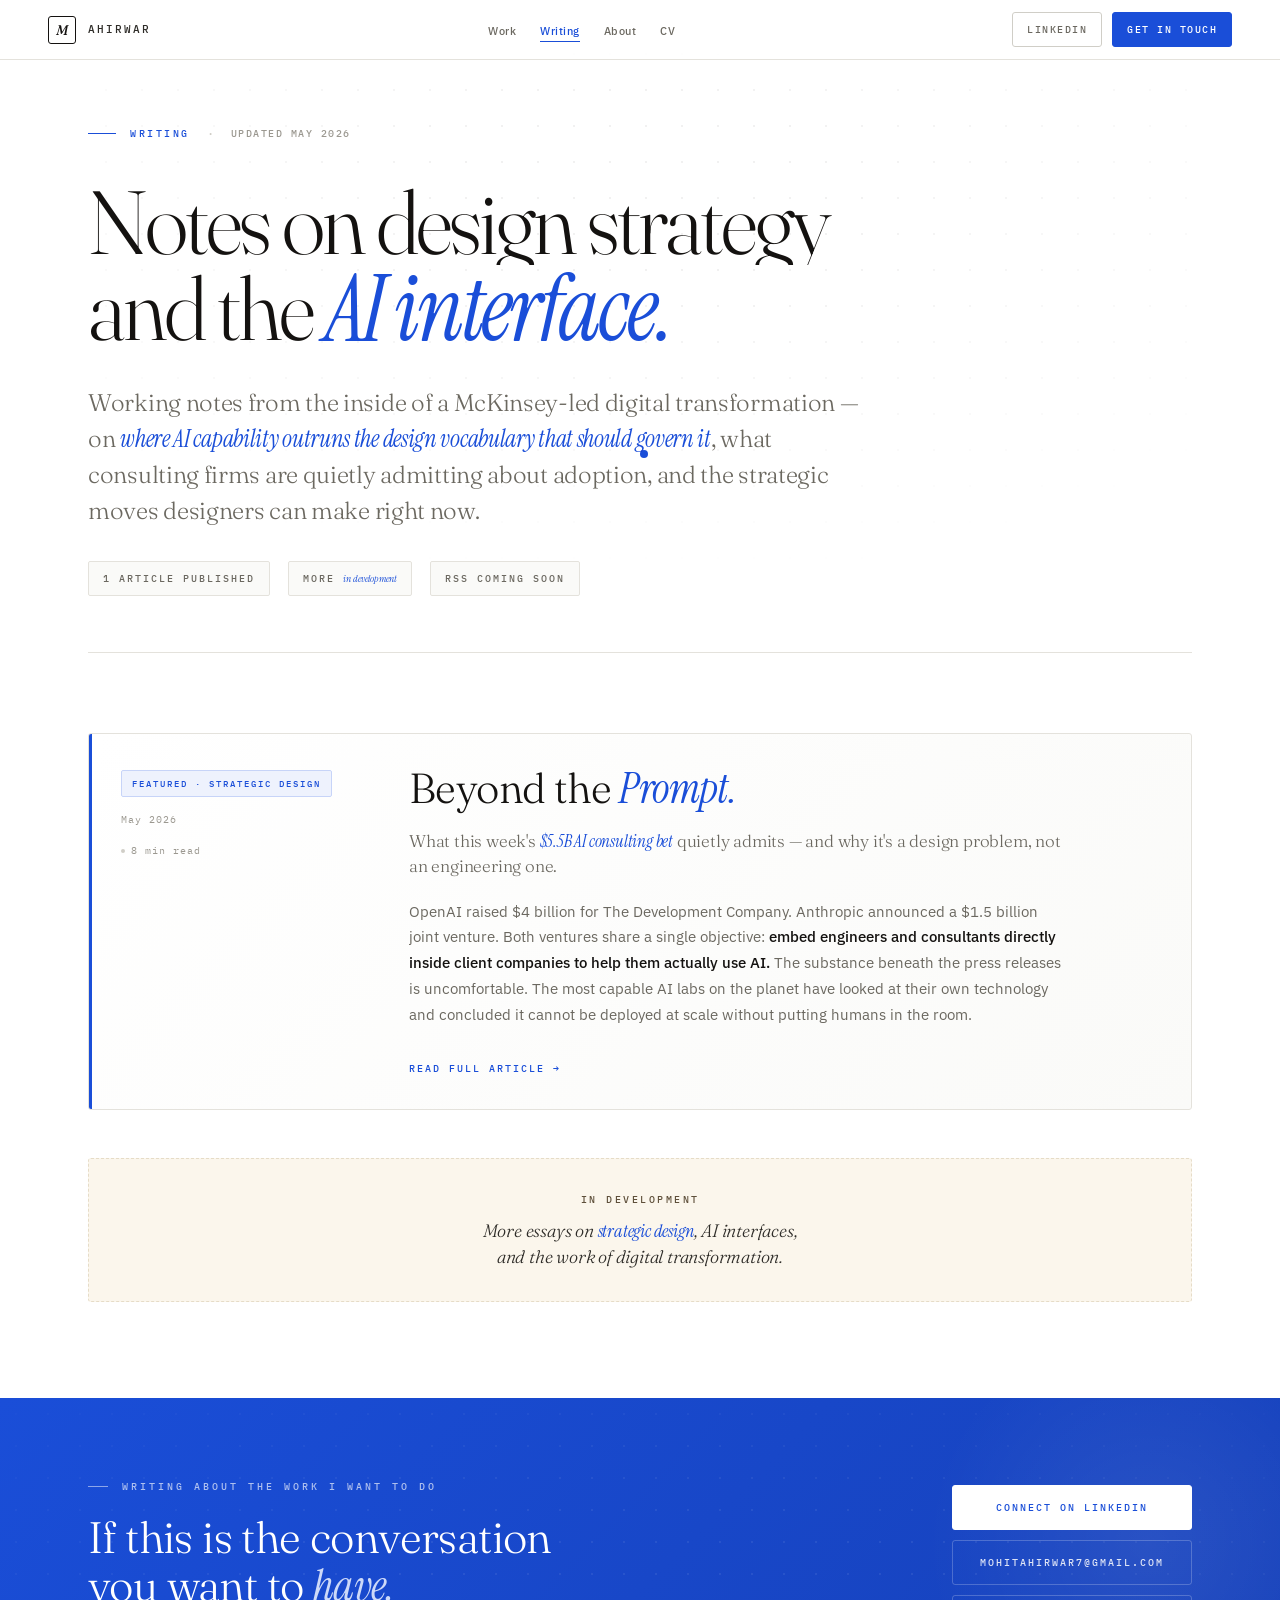
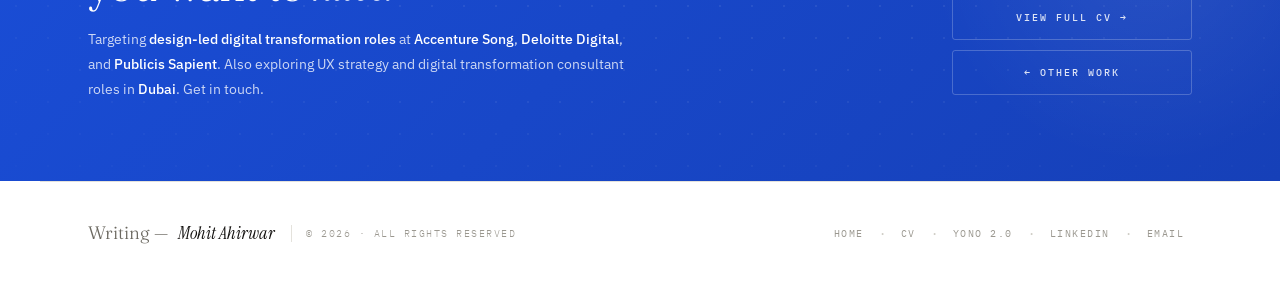
<file: articles.html>
<!DOCTYPE html>
<html lang="en">
<head>
<meta charset="UTF-8">
<meta name="viewport" content="width=device-width, initial-scale=1.0">
<title>Writing — Mohit Ahirwar</title>
<meta name="description" content="Notes on design strategy, AI interfaces, and the work of digital transformation. By Mohit Ahirwar.">
<meta property="og:type" content="website">
<meta property="og:url" content="https://ahirwarmohit.github.io/articles.html">
<meta property="og:title" content="Writing — Mohit Ahirwar">
<meta property="og:description" content="Notes on design strategy, AI interfaces, and the work of digital transformation.">
<link rel="icon" type="image/svg+xml" href="assets/favicon.svg">
<link rel="alternate icon" href="assets/favicon.ico">
<link rel="preconnect" href="https://fonts.googleapis.com">
<link rel="preconnect" href="https://fonts.gstatic.com" crossorigin>
<link href="https://fonts.googleapis.com/css2?family=Fraunces:ital,opsz,wght@0,9..144,300;0,9..144,400;0,9..144,500;0,9..144,600;1,9..144,300;1,9..144,400&family=IBM+Plex+Sans:ital,wght@0,300;0,400;0,500;0,600;1,300;1,400&family=IBM+Plex+Mono:wght@300;400;500&family=Instrument+Serif:ital@0;1&display=swap" rel="stylesheet">
<style>
:root{
  --white:#fff;--paper:#fafaf8;--bone:#f3f2ef;--rule:#e4e2dc;--rule2:#d0cec7;
  --ink-3:#9b9890;--ink-2:#6b6860;--ink-1:#2e2c28;--ink:#141210;
  --blue:#1a4ed8;--blue-d:#1640b8;--blue-l:#6092f8;--blue-bg:#eef2fd;--blue-bd:#c7d4f8;
  --sand:#f5efe4;--sand-l:#fbf6ec;--sand-bd:#e6dcc7;--sand-ink:#8a7558;--sand-ink-d:#5e4f3a;
  --sage:#ecf0eb;--sage-l:#f5f7f4;--sage-bd:#d6dcd2;--sage-ink:#5a7763;--sage-ink-d:#3e5645;
  --r:3px;--ease:cubic-bezier(0.16,1,0.3,1);--max:1200px;
}
*,*::before,*::after{margin:0;padding:0;box-sizing:border-box}
html{scroll-behavior:smooth;scroll-padding-top:80px}
body{font-family:'IBM Plex Sans',sans-serif;background:var(--white);color:var(--ink);line-height:1.7;-webkit-font-smoothing:antialiased;cursor:none;animation:pageFadeIn .5s var(--ease) both;overflow-x:hidden}
@keyframes pageFadeIn{from{opacity:0}to{opacity:1}}
::selection{background:var(--blue);color:#fff}
#cur{position:fixed;top:0;left:0;width:8px;height:8px;background:var(--blue);border-radius:50%;pointer-events:none;z-index:9999;transform:translate(-50%,-50%);transition:width .22s var(--ease),height .22s var(--ease);will-change:transform;mix-blend-mode:multiply}
#cur.hover-state{width:36px;height:36px;background:transparent;border:1.5px solid var(--blue)}
@media(hover:none){#cur{display:none}body{cursor:auto}}
@media(prefers-reduced-motion:reduce){#cur{display:none}body{cursor:auto}*{animation-duration:.01ms !important;transition-duration:.01ms !important}}
#prog{position:fixed;top:0;left:0;height:2px;background:linear-gradient(to right,var(--blue),var(--blue-l));z-index:200;width:0%;transition:width .08s linear}
nav{position:fixed;top:0;left:0;right:0;z-index:100;background:rgba(255,255,255,.92);backdrop-filter:blur(18px);-webkit-backdrop-filter:blur(18px);border-bottom:1px solid var(--rule);height:60px;display:flex;align-items:center;justify-content:space-between;padding:0 48px;animation:navIn .6s var(--ease) .1s both}
@keyframes navIn{from{transform:translateY(-100%);opacity:0}to{transform:translateY(0);opacity:1}}
.nav-id{display:flex;align-items:center;gap:12px;text-decoration:none}
.nav-mark{width:28px;height:28px;border:1px solid var(--ink);border-radius:var(--r);display:flex;align-items:center;justify-content:center;background:#fff;position:relative;transition:transform .3s var(--ease)}
.nav-mark::after{content:'';position:absolute;inset:3px;border:1px solid var(--blue);border-radius:1px;opacity:0;transition:opacity .3s}
.nav-id:hover .nav-mark{transform:rotate(-8deg)}
.nav-id:hover .nav-mark::after{opacity:1}
.nav-mark span{font-family:'Fraunces',serif;font-size:14px;font-weight:500;color:var(--ink);font-style:italic;line-height:1}
.nav-name{font-family:'IBM Plex Mono',monospace;font-size:11px;letter-spacing:2px;text-transform:uppercase;color:var(--ink-1);font-weight:500}
.nav-links{display:flex;gap:24px;list-style:none}
.nav-links a{font-size:11px;font-weight:500;letter-spacing:.5px;color:var(--ink-2);text-decoration:none;transition:color .15s;position:relative}
.nav-links a::after{content:'';position:absolute;bottom:-4px;left:0;right:0;height:1px;background:var(--blue);transform:scaleX(0);transition:transform .25s var(--ease);transform-origin:left}
.nav-links a:hover::after,.nav-links a.active::after{transform:scaleX(1)}
.nav-links a:hover,.nav-links a.active{color:var(--blue)}
.nav-ctas{display:flex;gap:10px;align-items:center}
.nbtn{font-family:'IBM Plex Mono',monospace;font-size:10px;letter-spacing:1.5px;text-transform:uppercase;font-weight:500;padding:8px 14px;border-radius:var(--r);text-decoration:none;transition:all .15s;display:inline-flex;align-items:center;gap:6px}
.nbtn.o{border:1px solid var(--rule2);color:var(--ink-2)}
.nbtn.o:hover{border-color:var(--blue);color:var(--blue);background:var(--blue-bg)}
.nbtn.s{background:var(--blue);color:#fff;border:1px solid var(--blue)}
.nbtn.s:hover{background:var(--blue-d)}
.hamburger{display:none;flex-direction:column;gap:5px;cursor:pointer;padding:8px;border:1px solid var(--rule);border-radius:var(--r);background:transparent}
.hamburger span{width:18px;height:1.5px;background:var(--ink-2);display:block;transition:transform .25s ease,opacity .25s}
.hamburger.open span:nth-child(1){transform:translateY(6.5px) rotate(45deg)}
.hamburger.open span:nth-child(2){opacity:0;transform:scaleX(0)}
.hamburger.open span:nth-child(3){transform:translateY(-6.5px) rotate(-45deg)}
.mobile-menu{display:none;position:fixed;top:60px;left:0;right:0;bottom:0;background:rgba(255,255,255,.98);backdrop-filter:blur(20px);z-index:99;padding:32px 24px;flex-direction:column;gap:4px;overflow-y:auto;opacity:0;transform:translateY(-8px);transition:opacity .25s ease,transform .25s ease;pointer-events:none}
.mobile-menu.open{opacity:1;transform:translateY(0);pointer-events:all}
.mobile-menu a{font-size:18px;font-family:'Fraunces',serif;font-weight:300;color:var(--ink-1);text-decoration:none;padding:14px 0;border-bottom:1px solid var(--rule);display:block}
.mobile-menu a:last-of-type{border-bottom:none}
.mm-foot{margin-top:32px;display:flex;gap:10px}

.shell{max-width:var(--max);margin:0 auto;padding:0 48px}
.hero{padding:120px 0 56px;border-bottom:1px solid var(--rule);position:relative;overflow:hidden}
.hero::before{content:'';position:absolute;inset:0;background-image:radial-gradient(circle,rgba(20,18,16,.06) 1px,transparent 1px);background-size:36px 36px;pointer-events:none;mask-image:radial-gradient(ellipse 70% 60% at 50% 30%,#000 25%,transparent 100%);-webkit-mask-image:radial-gradient(ellipse 70% 60% at 50% 30%,#000 25%,transparent 100%)}
.hero > *{position:relative;z-index:1}
.eyebrow{display:flex;align-items:center;gap:14px;margin-bottom:32px;flex-wrap:wrap;animation:fadeUp .6s var(--ease) .15s both}
.eyebrow::before{content:'';width:28px;height:1px;background:var(--blue)}
.eb-tag{font-family:'IBM Plex Mono',monospace;font-size:10px;letter-spacing:2.5px;text-transform:uppercase;color:var(--blue);font-weight:500}
.eb-meta{font-family:'IBM Plex Mono',monospace;font-size:10px;letter-spacing:1.5px;text-transform:uppercase;color:var(--ink-3);font-weight:500}
.eb-sep{color:var(--rule2);padding:0 4px}
@keyframes fadeUp{from{opacity:0;transform:translateY(20px)}to{opacity:1;transform:translateY(0)}}

.hero h1{font-family:'Fraunces',serif;font-size:clamp(48px,7vw,96px);font-weight:300;line-height:.96;letter-spacing:-3px;color:var(--ink);margin-bottom:32px;max-width:1100px}
.h-line{display:block;overflow:hidden}
.h-line span{display:block;animation:lineUp .9s var(--ease) both}
.h-line:nth-child(1) span{animation-delay:.25s}
.h-line:nth-child(2) span{animation-delay:.4s}
.h-line em{font-family:'Instrument Serif',serif;font-style:italic;color:var(--blue);font-weight:400}
@keyframes lineUp{from{transform:translateY(110%)}to{transform:translateY(0)}}

.hero-intro{font-family:'Fraunces',serif;font-size:clamp(18px,2.2vw,24px);font-weight:300;color:var(--ink-2);line-height:1.5;letter-spacing:-.3px;max-width:780px;margin-bottom:32px;animation:fadeUp .8s var(--ease) .55s both}
.hero-intro em{font-style:italic;color:var(--blue);font-family:'Instrument Serif',serif;font-weight:400}
.hero-intro strong{color:var(--ink);font-weight:500}

.hero-meta{display:flex;gap:18px;flex-wrap:wrap;animation:fadeUp .8s var(--ease) .75s both}
.hm-pill{font-family:'IBM Plex Mono',monospace;font-size:10px;letter-spacing:2px;text-transform:uppercase;color:var(--ink-2);background:var(--paper);border:1px solid var(--rule);padding:8px 14px;border-radius:2px;font-weight:500}
.hm-pill em{font-family:'Instrument Serif',serif;font-style:italic;color:var(--blue);font-weight:400;text-transform:none;letter-spacing:0}

.articles-list{padding:80px 0 96px;display:flex;flex-direction:column;gap:24px}
.article-card{display:grid;grid-template-columns:200px 1fr;gap:48px;padding:32px;background:#fff;border:1px solid var(--rule);border-radius:var(--r);text-decoration:none;color:inherit;transition:border-color .25s,transform .25s var(--ease),box-shadow .25s;position:relative;overflow:hidden}
.article-card:hover{border-color:var(--blue);transform:translateY(-2px);box-shadow:0 12px 36px rgba(26,78,216,.08)}
.article-card.feat{grid-template-columns:240px 1fr;background:linear-gradient(135deg,#fff 0%,var(--paper) 100%)}
.article-card.feat::before{content:'';position:absolute;top:0;left:0;width:3px;height:100%;background:var(--blue)}
.ac-meta{padding-top:4px;display:flex;flex-direction:column;gap:14px}
.ac-cat{font-family:'IBM Plex Mono',monospace;font-size:9px;letter-spacing:2px;text-transform:uppercase;color:var(--blue);font-weight:500;display:flex;align-items:center;gap:10px}
.ac-cat::before{content:'';width:14px;height:1px;background:var(--blue)}
.ac-cat.feat-tag{color:var(--blue);background:var(--blue-bg);border:1px solid var(--blue-bd);padding:5px 10px;border-radius:2px;width:fit-content}
.ac-cat.feat-tag::before{display:none}
.ac-date{font-family:'IBM Plex Mono',monospace;font-size:10px;letter-spacing:1px;color:var(--ink-3);font-weight:400}
.ac-readtime{font-family:'IBM Plex Mono',monospace;font-size:10px;letter-spacing:1px;color:var(--ink-3);font-weight:400;display:flex;align-items:center;gap:6px}
.ac-readtime::before{content:'';width:4px;height:4px;border-radius:50%;background:var(--rule2)}
.ac-content{display:flex;flex-direction:column;gap:14px}
.ac-title{font-family:'Fraunces',serif;font-size:clamp(28px,3.4vw,42px);font-weight:300;line-height:1.05;letter-spacing:-.6px;color:var(--ink);margin-bottom:4px}
.ac-title em{font-style:italic;font-family:'Instrument Serif',serif;color:var(--blue);font-weight:400}
.ac-subtitle{font-family:'Fraunces',serif;font-size:17px;font-weight:300;color:var(--ink-2);line-height:1.45;letter-spacing:-.2px;max-width:660px}
.ac-subtitle em{font-style:italic;color:var(--blue);font-family:'Instrument Serif',serif;font-weight:400}
.ac-excerpt{font-size:14.5px;color:var(--ink-2);line-height:1.78;max-width:660px;margin-top:6px}
.ac-excerpt strong{color:var(--ink);font-weight:500}
.ac-cta{font-family:'IBM Plex Mono',monospace;font-size:10px;letter-spacing:2px;text-transform:uppercase;color:var(--blue);font-weight:500;margin-top:18px;display:inline-flex;align-items:center;gap:8px;transition:gap .2s}
.article-card:hover .ac-cta{gap:14px}

.coming-block{background:var(--sand-l);border:1px dashed var(--sand-bd);padding:32px;border-radius:var(--r);margin-top:24px;text-align:center}
.cb-tag{font-family:'IBM Plex Mono',monospace;font-size:10px;letter-spacing:2.5px;text-transform:uppercase;color:var(--sand-ink-d);font-weight:500;margin-bottom:10px}
.cb-text{font-family:'Fraunces',serif;font-size:18px;font-weight:300;color:var(--ink-1);font-style:italic;line-height:1.4;letter-spacing:-.2px}
.cb-text em{color:var(--blue);font-family:'Instrument Serif',serif}

.cta{background:linear-gradient(135deg,var(--blue) 0%,var(--blue-d) 100%);position:relative;overflow:hidden;margin-top:0}
.cta::before{content:'';position:absolute;inset:0;background-image:radial-gradient(circle,rgba(255,255,255,.07) 1px,transparent 1px);background-size:32px 32px;pointer-events:none;mask-image:radial-gradient(ellipse 80% 80% at 50% 50%,#000 30%,transparent 100%);-webkit-mask-image:radial-gradient(ellipse 80% 80% at 50% 50%,#000 30%,transparent 100%)}
.cta::after{content:'';position:absolute;top:-30%;right:-10%;width:520px;height:520px;background:radial-gradient(circle,rgba(255,255,255,.08) 0%,transparent 60%);pointer-events:none}
.cta-in{max-width:var(--max);margin:0 auto;padding:80px 48px;display:grid;grid-template-columns:1fr auto;gap:48px;align-items:center;position:relative;z-index:1}
.cta-tag{font-family:'IBM Plex Mono',monospace;font-size:10px;letter-spacing:3px;text-transform:uppercase;color:rgba(255,255,255,.65);margin-bottom:18px;display:flex;align-items:center;gap:14px;font-weight:500}
.cta-tag::before{content:'';width:20px;height:1px;background:rgba(255,255,255,.5)}
.cta h2{font-family:'Fraunces',serif;font-size:clamp(28px,4vw,44px);font-weight:300;color:#fff;line-height:1.1;margin-bottom:16px;letter-spacing:-.6px}
.cta h2 em{font-style:italic;font-family:'Instrument Serif',serif;color:#cdd9f8;font-weight:400}
.cta p{font-size:14px;color:rgba(255,255,255,.78);max-width:560px;line-height:1.78}
.cta p strong{color:#fff;font-weight:500}
.cta-acts{display:flex;flex-direction:column;gap:10px;flex-shrink:0;min-width:240px}
.cta-btn{font-family:'IBM Plex Mono',monospace;font-size:10px;letter-spacing:2px;text-transform:uppercase;font-weight:500;padding:13px 22px;border-radius:var(--r);text-decoration:none;transition:all .2s var(--ease);display:inline-flex;align-items:center;justify-content:center;gap:8px;cursor:none;white-space:nowrap}
.cta-btn.p{background:#fff;color:var(--blue);border:1px solid #fff}
.cta-btn.p:hover{transform:translateY(-1px);box-shadow:0 10px 30px rgba(0,0,0,.18)}
.cta-btn.o{background:transparent;color:rgba(255,255,255,.85);border:1px solid rgba(255,255,255,.22)}
.cta-btn.o:hover{border-color:rgba(255,255,255,.6);color:#fff;background:rgba(255,255,255,.05)}

footer{border-top:1px solid var(--rule);max-width:var(--max);margin:0 auto;padding:36px 48px;display:flex;justify-content:space-between;align-items:center;flex-wrap:wrap;gap:16px}
.foot-left{font-family:'Fraunces',serif;font-size:18px;font-weight:300;color:var(--ink-2);display:flex;align-items:center;gap:10px}
.foot-left em{font-style:italic;color:var(--ink);font-family:'Instrument Serif',serif}
.foot-left .copy{font-family:'IBM Plex Mono',monospace;font-size:10px;letter-spacing:1.5px;color:var(--ink-3);text-transform:uppercase;padding-left:14px;border-left:1px solid var(--rule);margin-left:6px}
.foot-links{display:flex;gap:6px;flex-wrap:wrap;align-items:center}
.foot-links a{font-family:'IBM Plex Mono',monospace;font-size:10px;letter-spacing:1.5px;text-transform:uppercase;color:var(--ink-3);text-decoration:none;transition:color .15s;padding:4px 8px}
.foot-links a:hover{color:var(--blue)}
.foot-sep{color:var(--rule2);padding:0 2px}

.reveal{opacity:0;transform:translateY(28px);filter:blur(2px);transition:opacity .8s var(--ease),transform .8s var(--ease),filter .8s var(--ease)}
.reveal.in{opacity:1;transform:translateY(0);filter:blur(0)}

#btt{position:fixed;bottom:32px;right:32px;width:46px;height:46px;background:#fff;border:1px solid var(--rule2);border-radius:50%;display:flex;align-items:center;justify-content:center;cursor:none;z-index:90;opacity:0;transform:translateY(12px);transition:opacity .3s,transform .3s,border-color .15s,background .15s,box-shadow .2s;box-shadow:0 4px 22px rgba(0,0,0,.08);color:var(--ink-2)}
#btt.vis{opacity:1;transform:translateY(0)}
#btt:hover{border-color:var(--blue);background:var(--blue-bg);color:var(--blue)}

@media(max-width:1000px){nav{padding:0 20px}.nav-links,.nav-ctas{display:none}.hamburger{display:flex}.mobile-menu{display:flex}.shell{padding:0 20px}.hero{padding:96px 0 48px}.article-card,.article-card.feat{grid-template-columns:1fr;gap:18px;padding:24px}.cta-in{grid-template-columns:1fr;padding:56px 20px}.cta-acts{min-width:0}footer{padding:24px 20px}#btt{bottom:20px;right:20px}}
</style>
</head>
<body>
<div id="cur" aria-hidden="true"></div>
<div id="prog" role="progressbar" aria-valuemin="0" aria-valuemax="100"></div>

<nav aria-label="Main navigation">
  <a href="index.html" class="nav-id" aria-label="Home — Mohit Ahirwar">
    <div class="nav-mark" aria-hidden="true"><span>M</span></div>
    <span class="nav-name">Ahirwar</span>
  </a>
  <ul class="nav-links">
    <li><a href="index.html#work">Work</a></li>
    <li><a href="articles.html" class="active">Writing</a></li>
    <li><a href="index.html#about">About</a></li>
    <li><a href="cv.html">CV</a></li>
  </ul>
  <div class="nav-ctas">
    <a href="https://www.linkedin.com/in/mohit-ahirwar/" target="_blank" rel="noopener noreferrer" class="nbtn o">LinkedIn</a>
    <a href="mailto:mohitahirwar7@gmail.com" class="nbtn s">Get in touch</a>
  </div>
  <button class="hamburger" id="hamburger" aria-label="Open navigation menu" aria-expanded="false">
    <span></span><span></span><span></span>
  </button>
</nav>
<div class="mobile-menu" id="mobileMenu">
  <a href="index.html">Home</a>
  <a href="index.html#work">Work</a>
  <a href="articles.html">Writing</a>
  <a href="index.html#about">About</a>
  <a href="cv.html">CV</a>
  <div class="mm-foot">
    <a href="https://www.linkedin.com/in/mohit-ahirwar/" target="_blank" rel="noopener noreferrer" class="nbtn o" style="font-size:10px;">LinkedIn</a>
    <a href="mailto:mohitahirwar7@gmail.com" class="nbtn s" style="font-size:10px;">Email</a>
  </div>
</div>

<main>
<div class="shell">

<header class="hero">
  <div class="eyebrow">
    <span class="eb-tag">Writing</span>
    <span class="eb-sep">·</span>
    <span class="eb-meta">Updated May 2026</span>
  </div>
  <h1>
    <span class="h-line"><span>Notes on design strategy</span></span>
    <span class="h-line"><span>and the <em>AI interface.</em></span></span>
  </h1>
  <p class="hero-intro">Working notes from the inside of a McKinsey-led digital transformation — on <em>where AI capability outruns the design vocabulary that should govern it</em>, what consulting firms are quietly admitting about adoption, and the strategic moves designers can make right now.</p>
  <div class="hero-meta">
    <span class="hm-pill">1 article published</span>
    <span class="hm-pill">More <em>in development</em></span>
    <span class="hm-pill">RSS coming soon</span>
  </div>
</header>

<section class="articles-list" aria-label="Articles">

  <a href="article-beyond-the-prompt.html" class="article-card feat reveal">
    <div class="ac-meta">
      <span class="ac-cat feat-tag">Featured · Strategic Design</span>
      <span class="ac-date">May 2026</span>
      <span class="ac-readtime">8 min read</span>
    </div>
    <div class="ac-content">
      <h2 class="ac-title">Beyond the <em>Prompt.</em></h2>
      <p class="ac-subtitle">What this week's <em>$5.5B AI consulting bet</em> quietly admits — and why it's a design problem, not an engineering one.</p>
      <p class="ac-excerpt">OpenAI raised $4 billion for The Development Company. Anthropic announced a $1.5 billion joint venture. Both ventures share a single objective: <strong>embed engineers and consultants directly inside client companies to help them actually use AI.</strong> The substance beneath the press releases is uncomfortable. The most capable AI labs on the planet have looked at their own technology and concluded it cannot be deployed at scale without putting humans in the room.</p>
      <span class="ac-cta">Read full article →</span>
    </div>
  </a>

  <div class="coming-block reveal">
    <div class="cb-tag">In development</div>
    <p class="cb-text">More essays on <em>strategic design</em>, AI interfaces,<br>and the work of digital transformation.</p>
  </div>

</section>

</div>
</main>

<div class="cta">
  <div class="cta-in reveal">
    <div>
      <div class="cta-tag">Writing about the work I want to do</div>
      <h2>If this is the conversation<br>you want to <em>have.</em></h2>
      <p>Targeting <strong>design-led digital transformation roles</strong> at <strong>Accenture Song</strong>, <strong>Deloitte Digital</strong>, and <strong>Publicis Sapient</strong>. Also exploring UX strategy and digital transformation consultant roles in <strong>Dubai</strong>. Get in touch.</p>
    </div>
    <div class="cta-acts">
      <a href="https://www.linkedin.com/in/mohit-ahirwar/" target="_blank" rel="noopener noreferrer" class="cta-btn p">Connect on LinkedIn</a>
      <a href="mailto:mohitahirwar7@gmail.com" class="cta-btn o">mohitahirwar7@gmail.com</a>
      <a href="cv.html" class="cta-btn o">View Full CV →</a>
      <a href="index.html" class="cta-btn o">← Other Work</a>
    </div>
  </div>
</div>

<footer>
  <div class="foot-left">Writing — <em>Mohit Ahirwar</em><span class="copy">© 2026 · All rights reserved</span></div>
  <div class="foot-links">
    <a href="index.html">Home</a>
    <span class="foot-sep">·</span>
    <a href="cv.html">CV</a>
    <span class="foot-sep">·</span>
    <a href="yono-case-study.html">YONO 2.0</a>
    <span class="foot-sep">·</span>
    <a href="https://www.linkedin.com/in/mohit-ahirwar/" target="_blank" rel="noopener noreferrer">LinkedIn</a>
    <span class="foot-sep">·</span>
    <a href="mailto:mohitahirwar7@gmail.com">Email</a>
  </div>
</footer>

<button id="btt" aria-label="Back to top">
  <svg width="14" height="14" viewBox="0 0 14 14" fill="none" stroke="currentColor" stroke-width="1.5" stroke-linecap="round" stroke-linejoin="round" aria-hidden="true"><polyline points="2,9 7,4 12,9"/></svg>
</button>

<script>
(function(){
  const cur=document.getElementById('cur');
  if(!cur||!window.matchMedia('(hover:hover)').matches||window.matchMedia('(prefers-reduced-motion:reduce)').matches)return;
  let cx=window.innerWidth/2,cy=window.innerHeight/2,tx=cx,ty=cy;
  document.addEventListener('mousemove',e=>{tx=e.clientX;ty=e.clientY;},{passive:true});
  (function loop(){cx+=(tx-cx)*.18;cy+=(ty-cy)*.18;cur.style.transform=`translate(${cx}px,${cy}px)`;requestAnimationFrame(loop);})();
  document.querySelectorAll('a,button').forEach(el=>{
    el.addEventListener('mouseenter',()=>cur.classList.add('hover-state'));
    el.addEventListener('mouseleave',()=>cur.classList.remove('hover-state'));
  });
})();
const prog=document.getElementById('prog');
const btt=document.getElementById('btt');
window.addEventListener('scroll',()=>{
  const d=document.documentElement;
  const pct=d.scrollTop/(d.scrollHeight-d.clientHeight)*100;
  prog.style.width=pct+'%';prog.setAttribute('aria-valuenow',Math.round(pct));
  btt.classList.toggle('vis',d.scrollTop>500);
},{passive:true});
btt.addEventListener('click',()=>window.scrollTo({top:0,behavior:'smooth'}));
const io=new IntersectionObserver(entries=>{entries.forEach(e=>{if(e.isIntersecting){e.target.classList.add('in');io.unobserve(e.target);}});},{threshold:.06});
document.querySelectorAll('.reveal').forEach(el=>io.observe(el));
const hamburger=document.getElementById('hamburger');
const mobileMenu=document.getElementById('mobileMenu');
hamburger.addEventListener('click',()=>{
  const open=hamburger.classList.toggle('open');
  mobileMenu.classList.toggle('open',open);
  hamburger.setAttribute('aria-expanded',open);
  document.body.style.overflow=open?'hidden':'';
});
mobileMenu.querySelectorAll('a').forEach(a=>a.addEventListener('click',()=>{
  hamburger.classList.remove('open');mobileMenu.classList.remove('open');
  hamburger.setAttribute('aria-expanded','false');document.body.style.overflow='';
}));
document.querySelectorAll('a[href]').forEach(a=>{
  const href=a.getAttribute('href');
  if(href&&!href.startsWith('#')&&!href.startsWith('http')&&!href.startsWith('mailto')&&!href.startsWith('tel')&&href.endsWith('.html')){
    a.addEventListener('click',e=>{
      e.preventDefault();
      document.body.style.transition='opacity .22s ease, transform .22s ease';
      document.body.style.opacity='0';document.body.style.transform='translateY(-6px)';
      setTimeout(()=>window.location.href=href,230);
    });
  }
});
</script>
</body>
</html>
</file>
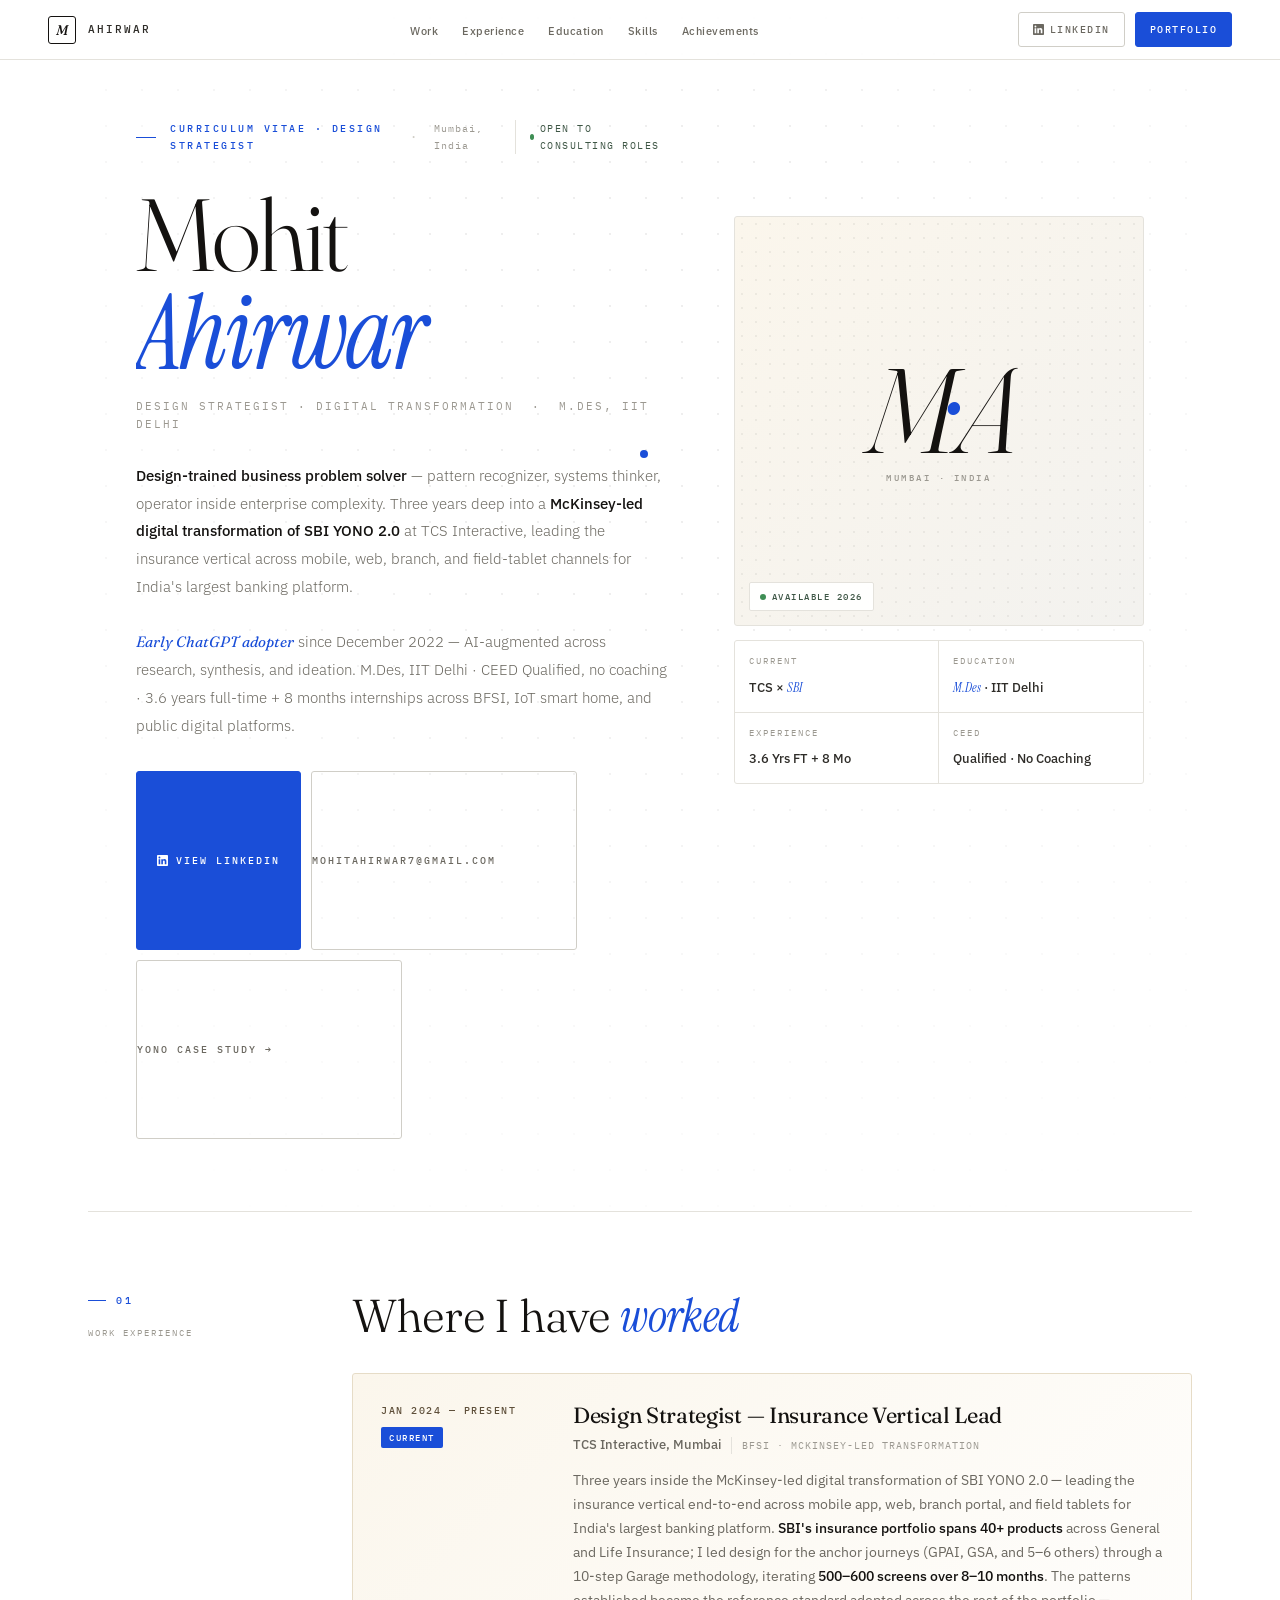
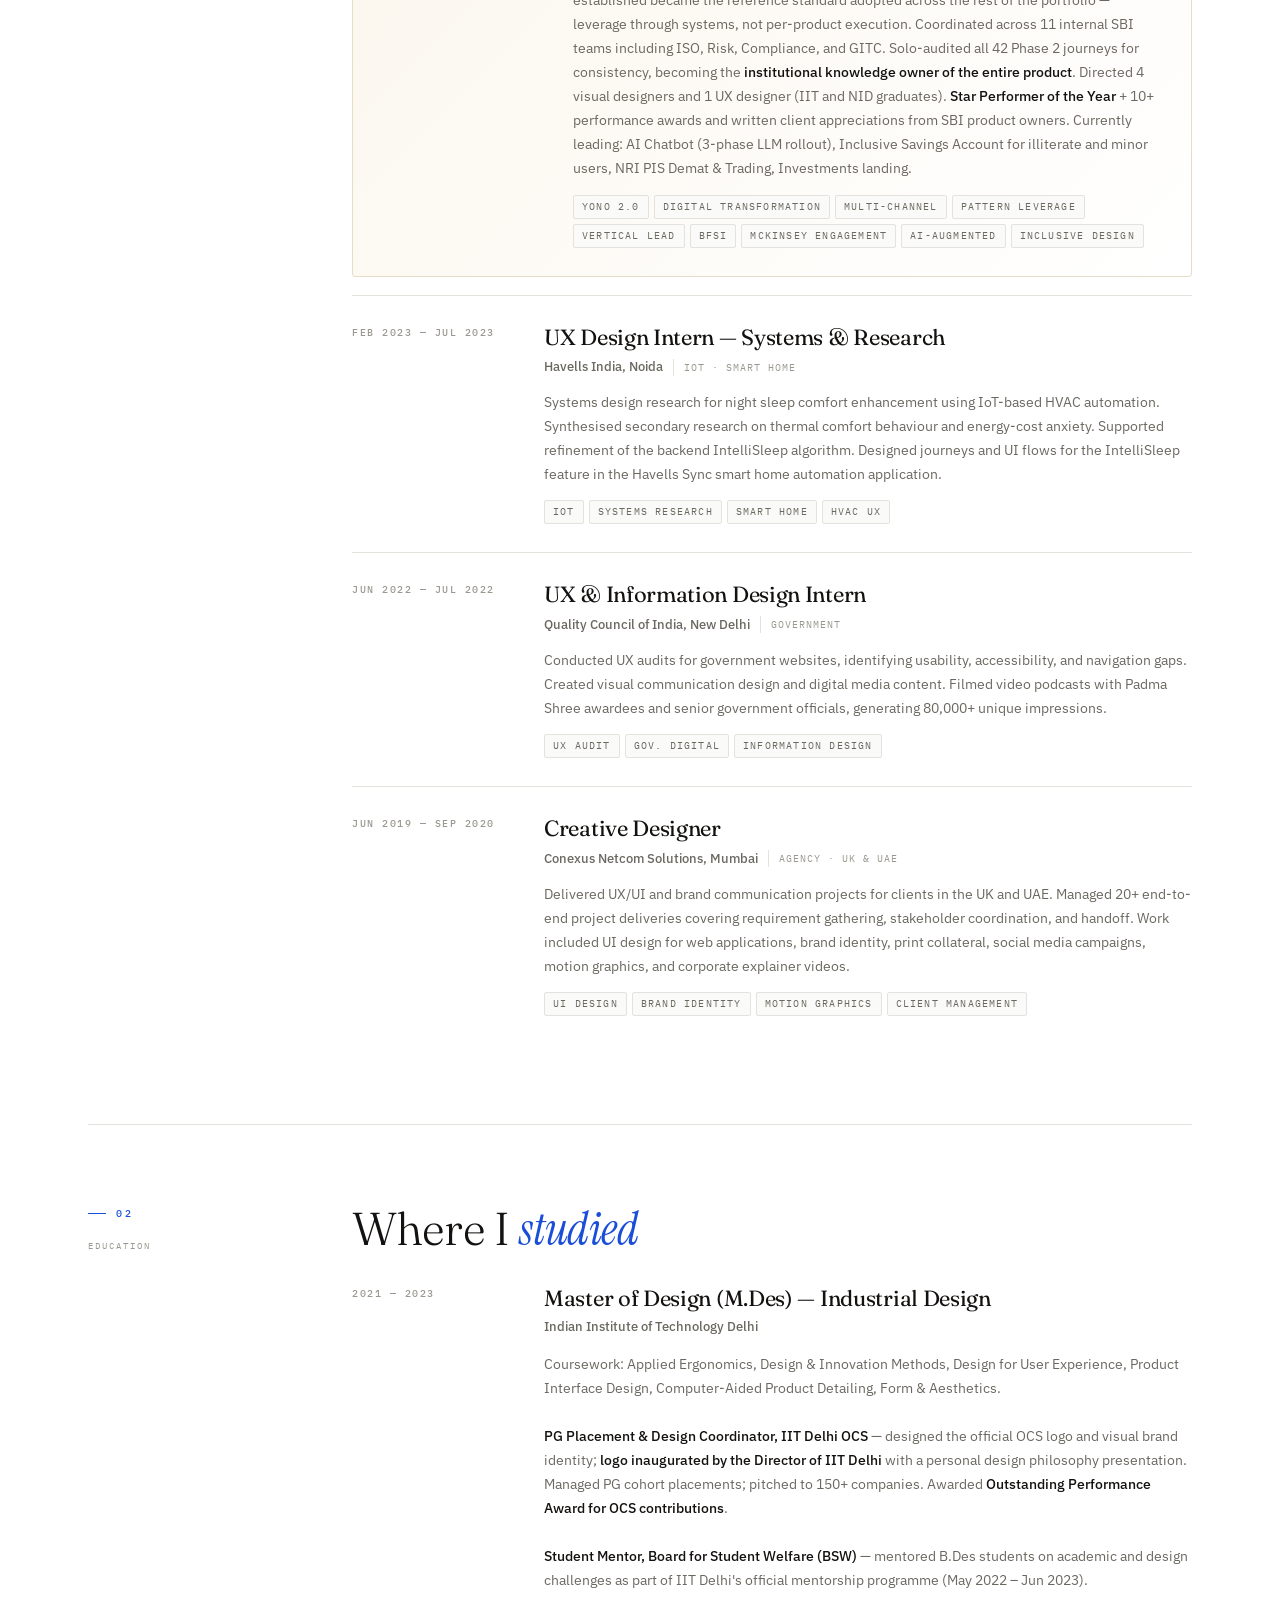
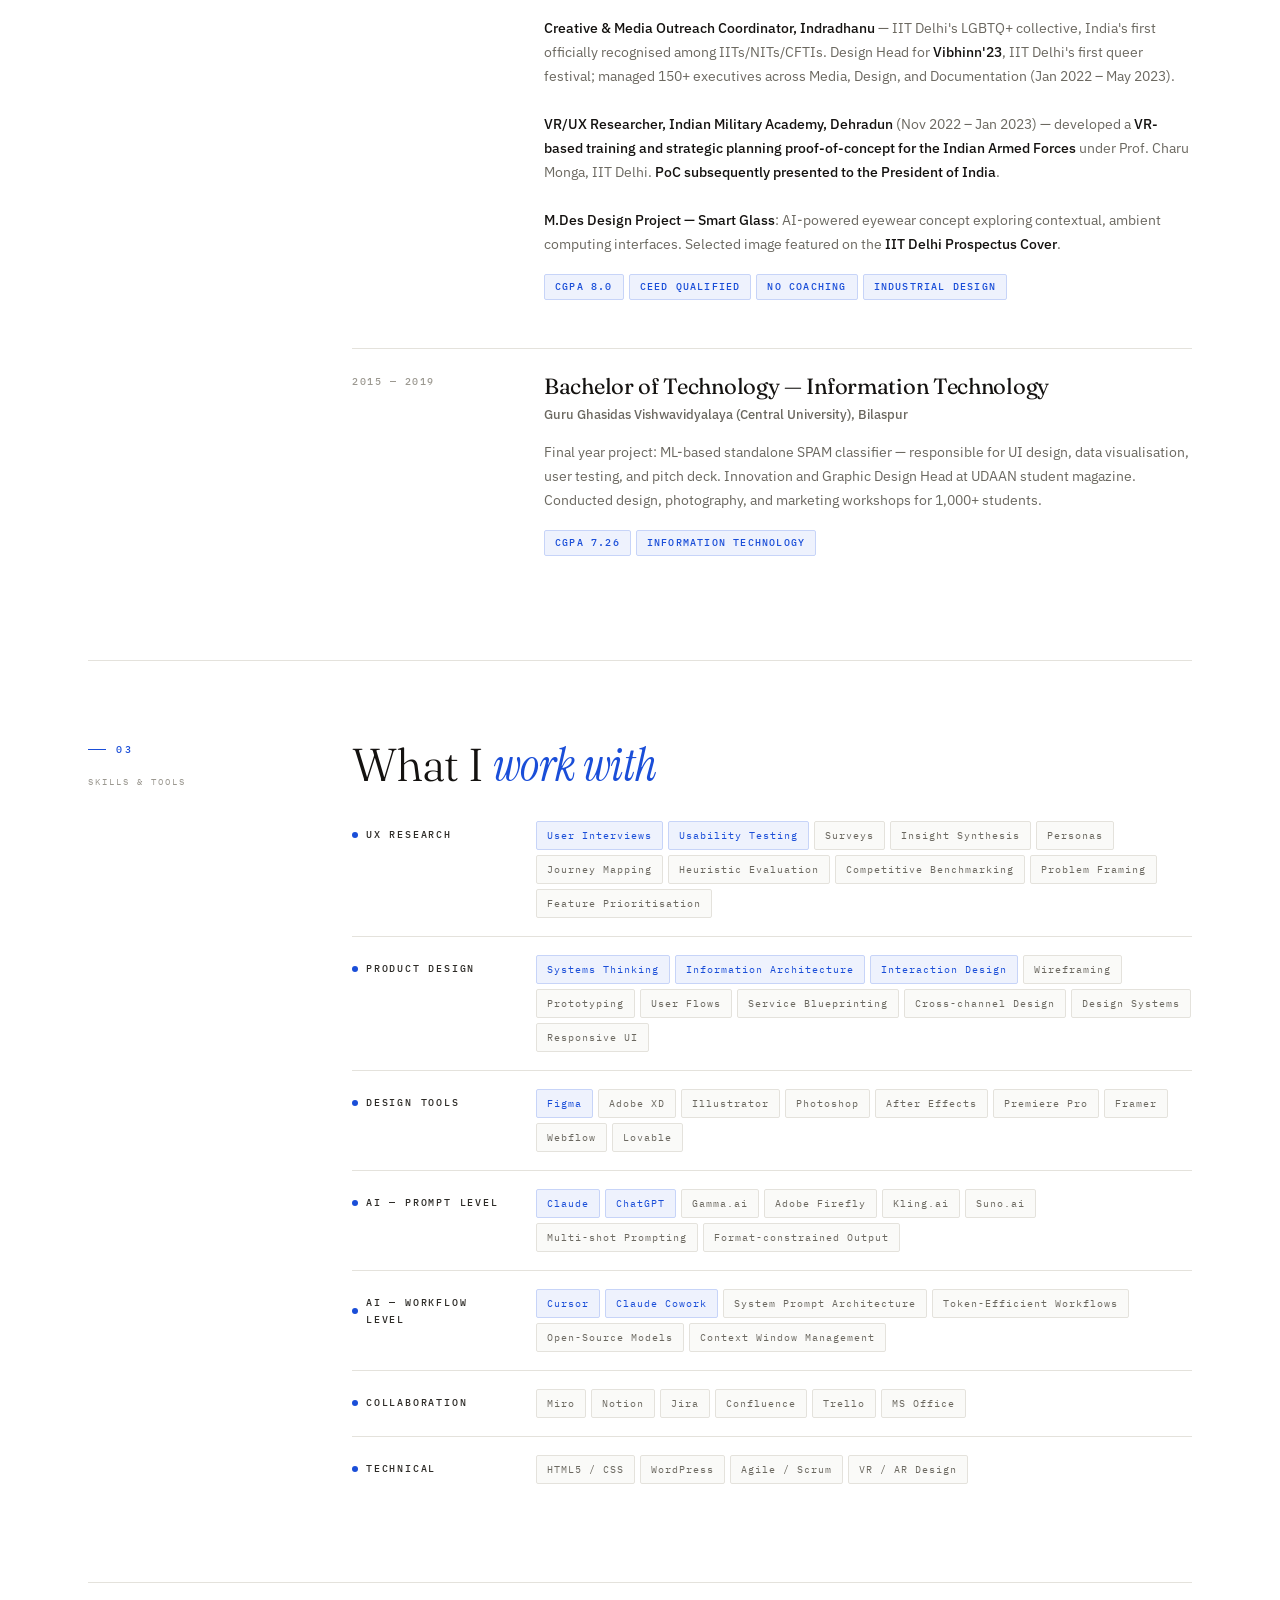
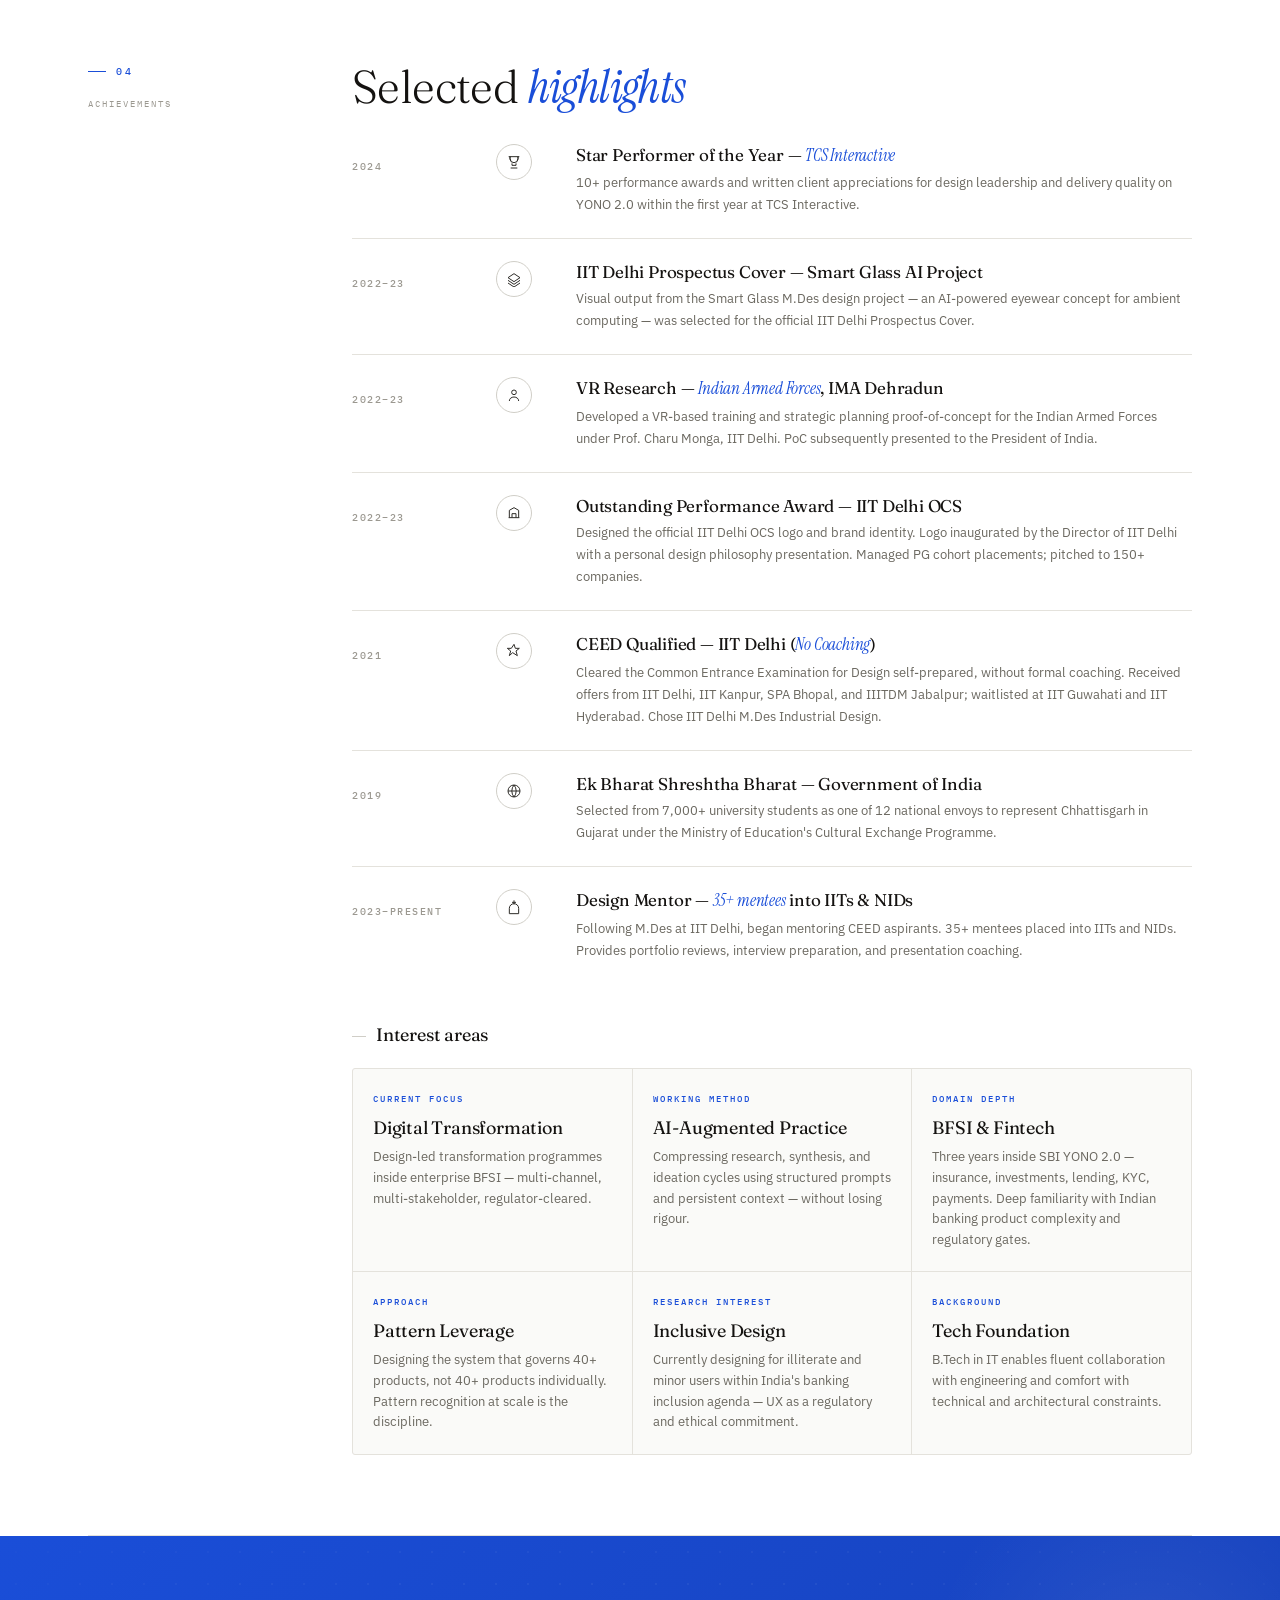
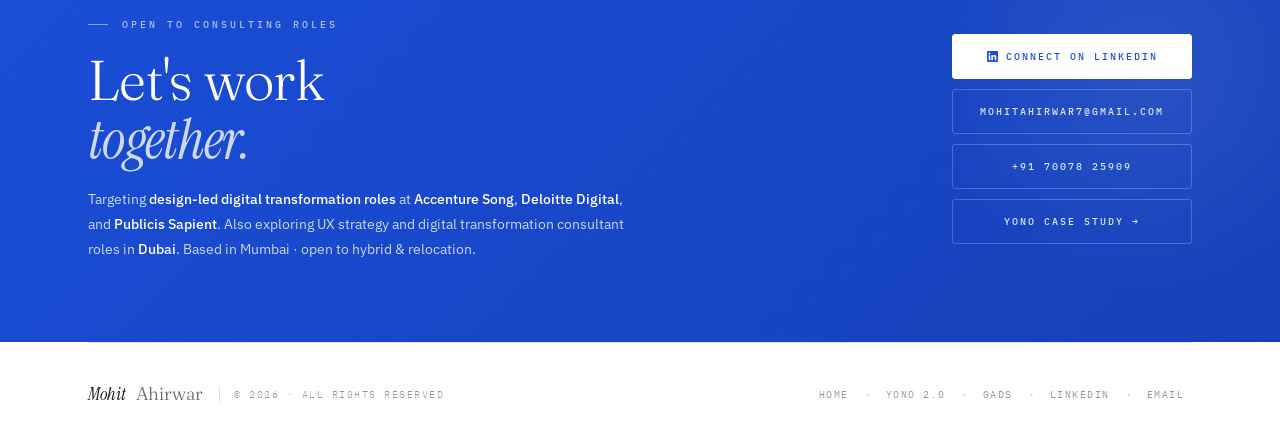
<file: cv.html>
<!DOCTYPE html>
<html lang="en">
<head>
<meta charset="UTF-8">
<meta name="viewport" content="width=device-width, initial-scale=1.0">
<title>Mohit Ahirwar — Curriculum Vitae · Design Strategist</title>
<meta name="description" content="Curriculum Vitae — Mohit Ahirwar, Design Strategist working in digital transformation. M.Des IIT Delhi. Three years inside the McKinsey-led SBI YONO 2.0 programme at TCS Interactive.">
<meta property="og:type" content="profile">
<meta property="og:url" content="https://ahirwarmohit.github.io/cv.html">
<meta property="og:title" content="Mohit Ahirwar — Curriculum Vitae · Design Strategist">
<meta property="og:description" content="Design strategist & AI-augmented thinker. M.Des IIT Delhi. Insurance vertical lead, SBI YONO 2.0.">
<link rel="icon" type="image/svg+xml" href="assets/favicon.svg">
<link rel="alternate icon" href="assets/favicon.ico">
<link rel="preconnect" href="https://fonts.googleapis.com">
<link rel="preconnect" href="https://fonts.gstatic.com" crossorigin>
<link href="https://fonts.googleapis.com/css2?family=Fraunces:ital,opsz,wght@0,9..144,300;0,9..144,400;0,9..144,500;0,9..144,600;1,9..144,300;1,9..144,400&family=IBM+Plex+Sans:ital,wght@0,300;0,400;0,500;0,600;1,300;1,400&family=IBM+Plex+Mono:wght@300;400;500&family=Instrument+Serif:ital@0;1&display=swap" rel="stylesheet">

<style>
:root{
  --white:#fff;--paper:#fafaf8;--bone:#f3f2ef;--rule:#e4e2dc;--rule2:#d0cec7;
  --ink-3:#9b9890;--ink-2:#6b6860;--ink-1:#2e2c28;--ink:#141210;
  --blue:#1a4ed8;--blue-d:#1640b8;--blue-l:#6092f8;--blue-bg:#eef2fd;--blue-bd:#c7d4f8;
  --sand:#f5efe4;--sand-l:#fbf6ec;--sand-bd:#e6dcc7;--sand-ink:#8a7558;--sand-ink-d:#5e4f3a;
  --sage:#ecf0eb;--sage-l:#f5f7f4;--sage-bd:#d6dcd2;--sage-ink:#5a7763;--sage-ink-d:#3e5645;
  --r:3px;--ease:cubic-bezier(0.16,1,0.3,1);--max:1200px;
}
*,*::before,*::after{margin:0;padding:0;box-sizing:border-box}
html{scroll-behavior:smooth;scroll-padding-top:80px}
body{font-family:'IBM Plex Sans',sans-serif;background:var(--white);color:var(--ink);line-height:1.7;-webkit-font-smoothing:antialiased;cursor:none;animation:pageFadeIn .5s var(--ease) both;overflow-x:hidden}
@keyframes pageFadeIn{from{opacity:0}to{opacity:1}}
::selection{background:var(--blue);color:#fff}

#cur{position:fixed;top:0;left:0;width:8px;height:8px;background:var(--blue);border-radius:50%;pointer-events:none;z-index:9999;transform:translate(-50%,-50%);transition:width .22s var(--ease),height .22s var(--ease);will-change:transform;mix-blend-mode:multiply}
#cur.hover-state{width:36px;height:36px;background:transparent;border:1.5px solid var(--blue)}
@media(hover:none){#cur{display:none}body{cursor:auto}}
@media(prefers-reduced-motion:reduce){#cur{display:none}body{cursor:auto}*{animation-duration:.01ms !important;transition-duration:.01ms !important}}

#prog{position:fixed;top:0;left:0;height:2px;background:linear-gradient(to right,var(--blue),var(--blue-l));z-index:200;width:0%;transition:width .08s linear}

/* NAV */
nav{position:fixed;top:0;left:0;right:0;z-index:100;background:rgba(255,255,255,.92);backdrop-filter:blur(18px);-webkit-backdrop-filter:blur(18px);border-bottom:1px solid var(--rule);height:60px;display:flex;align-items:center;justify-content:space-between;padding:0 48px;animation:navIn .6s var(--ease) .1s both}
@keyframes navIn{from{transform:translateY(-100%);opacity:0}to{transform:translateY(0);opacity:1}}
.nav-id{display:flex;align-items:center;gap:12px;text-decoration:none}
.nav-mark{width:28px;height:28px;border:1px solid var(--ink);border-radius:var(--r);display:flex;align-items:center;justify-content:center;background:#fff;position:relative;transition:transform .3s var(--ease)}
.nav-mark::after{content:'';position:absolute;inset:3px;border:1px solid var(--blue);border-radius:1px;opacity:0;transition:opacity .3s}
.nav-id:hover .nav-mark{transform:rotate(-8deg)}
.nav-id:hover .nav-mark::after{opacity:1}
.nav-mark span{font-family:'Fraunces',serif;font-size:14px;font-weight:500;color:var(--ink);font-style:italic;line-height:1}
.nav-name{font-family:'IBM Plex Mono',monospace;font-size:11px;letter-spacing:2px;text-transform:uppercase;color:var(--ink-1);font-weight:500}
.nav-links{display:flex;gap:24px;list-style:none}
.nav-links a{font-size:11px;font-weight:500;letter-spacing:.5px;color:var(--ink-2);text-decoration:none;transition:color .15s;position:relative}
.nav-links a::after{content:'';position:absolute;bottom:-4px;left:0;right:0;height:1px;background:var(--blue);transform:scaleX(0);transition:transform .25s var(--ease);transform-origin:left}
.nav-links a:hover::after,.nav-links a.active::after{transform:scaleX(1)}
.nav-links a:hover,.nav-links a.active{color:var(--blue)}
.nav-ctas{display:flex;gap:10px;align-items:center}
.nbtn{font-family:'IBM Plex Mono',monospace;font-size:10px;letter-spacing:1.5px;text-transform:uppercase;font-weight:500;padding:8px 14px;border-radius:var(--r);text-decoration:none;transition:all .15s;display:inline-flex;align-items:center;gap:6px}
.nbtn.o{border:1px solid var(--rule2);color:var(--ink-2)}
.nbtn.o:hover{border-color:var(--blue);color:var(--blue);background:var(--blue-bg)}
.nbtn.s{background:var(--blue);color:#fff;border:1px solid var(--blue)}
.nbtn.s:hover{background:var(--blue-d)}

.hamburger{display:none;flex-direction:column;gap:5px;cursor:pointer;padding:8px;border:1px solid var(--rule);border-radius:var(--r);background:transparent}
.hamburger span{width:18px;height:1.5px;background:var(--ink-2);display:block;transition:transform .25s ease,opacity .25s}
.hamburger.open span:nth-child(1){transform:translateY(6.5px) rotate(45deg)}
.hamburger.open span:nth-child(2){opacity:0;transform:scaleX(0)}
.hamburger.open span:nth-child(3){transform:translateY(-6.5px) rotate(-45deg)}
.mobile-menu{display:none;position:fixed;top:60px;left:0;right:0;bottom:0;background:rgba(255,255,255,.98);backdrop-filter:blur(20px);z-index:99;padding:32px 24px;flex-direction:column;gap:4px;overflow-y:auto;opacity:0;transform:translateY(-8px);transition:opacity .25s ease,transform .25s ease;pointer-events:none}
.mobile-menu.open{opacity:1;transform:translateY(0);pointer-events:all}
.mobile-menu a{font-size:20px;font-family:'Fraunces',serif;font-weight:300;color:var(--ink-1);text-decoration:none;padding:14px 0;border-bottom:1px solid var(--rule);display:block}
.mobile-menu a:last-of-type{border-bottom:none}
.mm-foot{margin-top:32px;display:flex;gap:10px}

/* HERO — split layout */
.hero{padding:120px 48px 72px;max-width:var(--max);margin:0 auto;display:grid;grid-template-columns:1.3fr 1fr;gap:64px;align-items:start;border-bottom:1px solid var(--rule);position:relative;overflow:hidden}
.hero::before{content:'';position:absolute;inset:0;background-image:radial-gradient(circle,rgba(20,18,16,.07) 1px,transparent 1px);background-size:36px 36px;pointer-events:none;mask-image:radial-gradient(ellipse 80% 80% at 50% 30%,#000 25%,transparent 100%);-webkit-mask-image:radial-gradient(ellipse 80% 80% at 50% 30%,#000 25%,transparent 100%)}
.hero > *{position:relative;z-index:1}
.h-eyebrow{display:flex;align-items:center;gap:14px;margin-bottom:32px;animation:fadeUp .6s var(--ease) .15s both}
.h-eyebrow::before{content:'';width:28px;height:1px;background:var(--blue)}
.h-tag{font-family:'IBM Plex Mono',monospace;font-size:10px;letter-spacing:2.5px;text-transform:uppercase;color:var(--blue);font-weight:500}
.h-sep{color:var(--rule2);padding:0 4px}
.h-loc{font-family:'IBM Plex Mono',monospace;font-size:10px;letter-spacing:1px;color:var(--ink-3)}
.h-eyebrow .available{margin-left:auto;display:inline-flex;align-items:center;gap:6px;font-family:'IBM Plex Mono',monospace;font-size:10px;letter-spacing:1.5px;color:var(--sage-ink-d);text-transform:uppercase;padding-left:14px;border-left:1px solid var(--rule)}
.dot-live{width:6px;height:6px;border-radius:50%;background:#3e8e54;animation:liveDot 2s ease-in-out infinite}
@keyframes liveDot{0%,100%{box-shadow:0 0 0 0 rgba(62,142,84,.5)}50%{box-shadow:0 0 0 8px rgba(62,142,84,0)}}

.hero h1{font-family:'Fraunces',serif;font-size:clamp(56px,8vw,108px);font-weight:300;line-height:.95;letter-spacing:-3px;color:var(--ink);margin-bottom:14px}
.h-line{display:block;overflow:hidden}
.h-line span{display:block;animation:lineUp .9s var(--ease) both}
.h-line:nth-child(1) span{animation-delay:.25s}
.h-line:nth-child(2) span{animation-delay:.4s}
.h-line:nth-child(2) em{font-family:'Instrument Serif',serif;font-style:italic;color:var(--blue);font-weight:400}
@keyframes lineUp{from{transform:translateY(110%)}to{transform:translateY(0)}}
@keyframes fadeUp{from{opacity:0;transform:translateY(20px)}to{opacity:1;transform:translateY(0)}}
.h-role{font-family:'IBM Plex Mono',monospace;font-size:11px;letter-spacing:2px;text-transform:uppercase;color:var(--ink-3);margin-bottom:28px;animation:fadeUp .8s var(--ease) .55s both}
.h-bio{font-size:15px;color:var(--ink-2);font-weight:300;max-width:560px;line-height:1.85;margin-bottom:32px;animation:fadeUp .8s var(--ease) .65s both}
.h-bio strong{color:var(--ink);font-weight:500}
.h-bio .accent{font-family:'Fraunces',serif;font-style:italic;color:var(--blue);font-weight:400}

.h-actions{display:flex;gap:10px;flex-wrap:wrap;animation:fadeUp .8s var(--ease) .8s both}
.btn{font-family:'IBM Plex Mono',monospace;font-size:10px;letter-spacing:2px;text-transform:uppercase;font-weight:500;padding:12px 20px;border-radius:var(--r);text-decoration:none;transition:all .2s var(--ease);display:inline-flex;align-items:center;gap:8px;cursor:none;position:relative;overflow:hidden}
.btn.pri{background:var(--blue);color:#fff;border:1px solid var(--blue)}
.btn.pri::before{content:'';position:absolute;inset:0;background:linear-gradient(45deg,transparent 30%,rgba(255,255,255,.18) 50%,transparent 70%);transform:translateX(-100%);transition:transform .55s}
.btn.pri:hover::before{transform:translateX(100%)}
.btn.pri:hover{background:var(--blue-d);transform:translateY(-1px);box-shadow:0 10px 26px rgba(26,78,216,.3)}
.btn.sec{background:transparent;border:1px solid var(--rule2);color:var(--ink-2)}
.btn.sec:hover{border-color:var(--blue);color:var(--blue);background:var(--blue-bg)}

/* HERO RIGHT — quick facts + photo */
.h-right{position:sticky;top:96px;animation:fadeUp 1s var(--ease) .55s both}
.h-photo{width:100%;aspect-ratio:1/1;background:linear-gradient(135deg,var(--sand-l),var(--bone));border:1px solid var(--rule);border-radius:var(--r);overflow:hidden;display:flex;align-items:center;justify-content:center;position:relative;margin-bottom:14px}
.h-photo::before{content:'';position:absolute;inset:0;background-image:radial-gradient(circle,rgba(20,18,16,.06) 1px,transparent 1px);background-size:14px 14px;pointer-events:none}
.photo-mono{font-family:'Fraunces',serif;font-size:120px;font-weight:300;color:var(--ink);font-style:italic;line-height:.8;letter-spacing:-6px;position:relative;z-index:1;text-align:center}
.photo-mono em{color:var(--blue);font-family:'Instrument Serif',serif}
.photo-mono .ml{display:block;font-family:'IBM Plex Mono',monospace;font-size:9px;letter-spacing:2.5px;text-transform:uppercase;color:var(--ink-3);font-style:normal;font-weight:500;margin-top:14px}
.ph-badge{position:absolute;bottom:14px;left:14px;display:flex;align-items:center;gap:6px;background:rgba(255,255,255,.94);backdrop-filter:blur(8px);padding:6px 10px;border:1px solid var(--rule);border-radius:2px;font-family:'IBM Plex Mono',monospace;font-size:9px;letter-spacing:1.5px;color:var(--sage-ink-d);text-transform:uppercase;font-weight:500;z-index:2}
.qf{display:grid;grid-template-columns:1fr 1fr;gap:1px;background:var(--rule);border:1px solid var(--rule);border-radius:var(--r);overflow:hidden}
.qf-c{background:#fff;padding:12px 14px;transition:background .2s}
.qf-c:hover{background:var(--paper)}
.qf-l{font-family:'IBM Plex Mono',monospace;font-size:9px;letter-spacing:2px;text-transform:uppercase;color:var(--ink-3);display:block;margin-bottom:4px}
.qf-v{font-size:12.5px;font-weight:500;color:var(--ink-1);line-height:1.4}
.qf-v em{font-style:italic;color:var(--blue);font-family:'Instrument Serif',serif;font-weight:400}

/* SECTIONS */
.pb{max-width:var(--max);margin:0 auto;padding:0 48px}
.sec{padding:80px 0;display:grid;grid-template-columns:200px 1fr;gap:64px;border-bottom:1px solid var(--rule);position:relative}
.s-aside{position:sticky;top:100px;align-self:start}
.s-num{font-family:'IBM Plex Mono',monospace;font-size:10px;letter-spacing:2.5px;color:var(--blue);font-weight:500;display:flex;align-items:center;gap:10px;margin-bottom:8px}
.s-num::before{content:'';width:18px;height:1px;background:var(--blue)}
.s-lbl{font-family:'IBM Plex Mono',monospace;font-size:9px;letter-spacing:2px;color:var(--ink-3);text-transform:uppercase}
.sec h2{font-family:'Fraunces',serif;font-size:clamp(30px,3.6vw,48px);font-weight:300;line-height:1.05;color:var(--ink);margin-bottom:32px;letter-spacing:-.6px}
.sec h2 em{font-style:italic;font-family:'Instrument Serif',serif;color:var(--blue);font-weight:400}
.sec h3{font-family:'Fraunces',serif;font-size:18px;font-weight:400;color:var(--ink);margin:36px 0 16px;letter-spacing:-.2px;display:flex;align-items:baseline;gap:10px}
.sec h3::before{content:'';width:14px;height:1px;background:var(--rule2);position:relative;top:-4px;flex-shrink:0}

/* EXPERIENCE LIST */
.exp-list{display:flex;flex-direction:column;gap:0}
.exp-e{display:grid;grid-template-columns:160px 1fr;gap:32px;padding:28px 0;border-top:1px solid var(--rule);position:relative;transition:padding .25s var(--ease)}
.exp-e:first-child{border-top:none;padding-top:0}
.exp-e:hover{padding-left:6px}
.e-date{font-family:'IBM Plex Mono',monospace;font-size:10px;letter-spacing:1.5px;color:var(--ink-3);font-weight:500;text-transform:uppercase}
.e-now{display:inline-block;background:var(--blue);color:#fff;font-family:'IBM Plex Mono',monospace;font-size:9px;letter-spacing:1.5px;padding:3px 8px;border-radius:2px;margin-top:8px;font-weight:500}
.e-role{font-family:'Fraunces',serif;font-size:22px;font-weight:400;color:var(--ink);line-height:1.2;margin-bottom:6px;letter-spacing:-.3px}
.e-co{font-family:'IBM Plex Sans',sans-serif;font-size:13px;color:var(--ink-2);font-weight:500;margin-bottom:12px;display:flex;align-items:center;gap:10px;flex-wrap:wrap}
.e-co span{font-family:'IBM Plex Mono',monospace;font-size:10px;letter-spacing:1px;color:var(--ink-3);font-weight:400;text-transform:uppercase;padding-left:10px;border-left:1px solid var(--rule)}
.e-desc{font-size:13.5px;color:var(--ink-2);line-height:1.78;margin-bottom:14px}
.e-desc strong{color:var(--ink);font-weight:500}
.e-tags{display:flex;flex-wrap:wrap;gap:5px;margin-top:14px}
.e-tag{font-family:'IBM Plex Mono',monospace;font-size:9.5px;letter-spacing:1.2px;text-transform:uppercase;color:var(--ink-2);background:var(--paper);border:1px solid var(--rule);padding:3px 8px;border-radius:2px;transition:border-color .15s,color .15s}
.e-tag:hover{border-color:var(--blue);color:var(--blue);background:var(--blue-bg)}

/* Featured experience — sand wash */
.exp-e.feat{background:linear-gradient(135deg,var(--sand-l) 0%,#fff 100%);border:1px solid var(--sand-bd);padding:28px 28px;border-radius:var(--r);margin-bottom:18px}
.exp-e.feat:first-child{padding-top:28px;border-top:1px solid var(--sand-bd)}
.exp-e.feat:hover{padding-left:32px}
.exp-e.feat .e-date{color:var(--sand-ink-d)}

/* EDUCATION */
.edu-list{display:flex;flex-direction:column;gap:24px}
.edu-e{display:grid;grid-template-columns:160px 1fr;gap:32px;padding:24px 0;border-top:1px solid var(--rule)}
.edu-e:first-child{border-top:none;padding-top:0}
.ed-date{font-family:'IBM Plex Mono',monospace;font-size:10px;letter-spacing:1.5px;color:var(--ink-3);text-transform:uppercase;font-weight:500}
.ed-deg{font-family:'Fraunces',serif;font-size:22px;font-weight:400;color:var(--ink);line-height:1.2;margin-bottom:4px;letter-spacing:-.3px}
.ed-sch{font-size:13px;color:var(--ink-2);font-weight:500;margin-bottom:14px}
.ed-txt{font-size:13.5px;color:var(--ink-2);line-height:1.78;margin-bottom:18px}
.ed-txt strong{color:var(--ink);font-weight:500}
.ed-badges{display:flex;flex-wrap:wrap;gap:5px}
.ed-b{display:inline-flex;align-items:center;background:var(--blue-bg);border:1px solid var(--blue-bd);padding:4px 10px;border-radius:2px;font-family:'IBM Plex Mono',monospace;font-size:9.5px;letter-spacing:1.2px;color:var(--blue);font-weight:500;text-transform:uppercase}

/* SKILLS */
.sk-row{display:grid;grid-template-columns:160px 1fr;gap:24px;padding:18px 0;border-top:1px solid var(--rule);align-items:start}
.sk-row:first-of-type{border-top:none;padding-top:0}
.sk-cat{font-family:'IBM Plex Mono',monospace;font-size:10px;letter-spacing:1.8px;text-transform:uppercase;color:var(--ink-1);font-weight:500;padding-top:5px;display:flex;align-items:center;gap:8px}
.sk-cat::before{content:'';width:6px;height:6px;background:var(--blue);border-radius:50%}
.sk-pills{display:flex;flex-wrap:wrap;gap:5px}
.sk-p{font-family:'IBM Plex Mono',monospace;font-size:10px;letter-spacing:1px;color:var(--ink-2);background:var(--paper);border:1px solid var(--rule);padding:5px 10px;border-radius:2px;transition:all .18s}
.sk-p.hi{background:var(--blue-bg);border-color:var(--blue-bd);color:var(--blue)}
.sk-p:hover{border-color:var(--ink-2);color:var(--ink-1)}

/* ACHIEVEMENTS */
.ach-list{display:grid;grid-template-columns:1fr;gap:0}
.ach-e{display:grid;grid-template-columns:120px 56px 1fr;gap:24px;padding:22px 0;border-top:1px solid var(--rule);align-items:start;transition:padding .25s var(--ease)}
.ach-e:first-child{border-top:none;padding-top:0}
.ach-e:hover{padding-left:6px}
.ach-yr{font-family:'IBM Plex Mono',monospace;font-size:10px;letter-spacing:1.5px;color:var(--ink-3);text-transform:uppercase;font-weight:500;padding-top:14px}
.ach-icon{width:36px;height:36px;border:1px solid var(--rule2);border-radius:50%;display:flex;align-items:center;justify-content:center;color:var(--ink-1);background:#fff;transition:transform .35s var(--ease),background .2s,border-color .2s}
.ach-e:hover .ach-icon{transform:rotate(-12deg);background:var(--blue-bg);border-color:var(--blue);color:var(--blue)}
.ach-t{font-family:'Fraunces',serif;font-size:17px;font-weight:400;color:var(--ink);line-height:1.25;margin-bottom:6px;letter-spacing:-.2px}
.ach-t em{font-style:italic;color:var(--blue);font-family:'Instrument Serif',serif}
.ach-d{font-size:13px;color:var(--ink-2);line-height:1.7}
.ach-d strong{color:var(--ink);font-weight:500}

/* INTERESTS */
.int-grid{display:grid;grid-template-columns:repeat(3,1fr);gap:1px;background:var(--rule);border:1px solid var(--rule);border-radius:var(--r);overflow:hidden;margin-top:18px}
.int-c{background:var(--paper);padding:22px 20px;transition:background .25s,transform .25s var(--ease)}
.int-c:hover{background:#fff;transform:translateY(-2px);z-index:2}
.int-l{font-family:'IBM Plex Mono',monospace;font-size:9px;letter-spacing:2px;text-transform:uppercase;color:var(--blue);font-weight:500;margin-bottom:10px;display:block}
.int-t{font-family:'Fraunces',serif;font-size:18px;font-weight:400;color:var(--ink);margin-bottom:8px;line-height:1.2;letter-spacing:-.2px}
.int-d{font-size:12.5px;color:var(--ink-2);line-height:1.65}

/* CTA */
.cta{background:linear-gradient(135deg,var(--blue) 0%,var(--blue-d) 100%);position:relative;overflow:hidden;margin-top:0}
.cta::before{content:'';position:absolute;inset:0;background-image:radial-gradient(circle,rgba(255,255,255,.07) 1px,transparent 1px);background-size:32px 32px;pointer-events:none;mask-image:radial-gradient(ellipse 80% 80% at 50% 50%,#000 30%,transparent 100%);-webkit-mask-image:radial-gradient(ellipse 80% 80% at 50% 50%,#000 30%,transparent 100%)}
.cta::after{content:'';position:absolute;top:-30%;right:-10%;width:520px;height:520px;background:radial-gradient(circle,rgba(255,255,255,.08) 0%,transparent 60%);pointer-events:none}
.cta-in{max-width:var(--max);margin:0 auto;padding:80px 48px;display:grid;grid-template-columns:1fr auto;gap:48px;align-items:center;position:relative;z-index:1}
.cta-tag{font-family:'IBM Plex Mono',monospace;font-size:10px;letter-spacing:3px;text-transform:uppercase;color:rgba(255,255,255,.65);margin-bottom:18px;display:flex;align-items:center;gap:14px;font-weight:500}
.cta-tag::before{content:'';width:20px;height:1px;background:rgba(255,255,255,.5)}
.cta h2{font-family:'Fraunces',serif;font-size:clamp(32px,4.5vw,56px);font-weight:300;color:#fff;line-height:1.05;margin-bottom:18px;letter-spacing:-.7px}
.cta h2 em{font-style:italic;font-family:'Instrument Serif',serif;color:#cdd9f8;font-weight:400}
.cta p{font-size:14px;color:rgba(255,255,255,.78);max-width:560px;line-height:1.78}
.cta p strong{color:#fff;font-weight:500}
.cta-acts{display:flex;flex-direction:column;gap:10px;flex-shrink:0;min-width:240px}
.cta-btn{font-family:'IBM Plex Mono',monospace;font-size:10px;letter-spacing:2px;text-transform:uppercase;font-weight:500;padding:13px 22px;border-radius:var(--r);text-decoration:none;transition:all .2s var(--ease);display:inline-flex;align-items:center;justify-content:center;gap:8px;cursor:none;white-space:nowrap}
.cta-btn.p{background:#fff;color:var(--blue);border:1px solid #fff}
.cta-btn.p:hover{transform:translateY(-1px);box-shadow:0 10px 30px rgba(0,0,0,.18)}
.cta-btn.o{background:transparent;color:rgba(255,255,255,.85);border:1px solid rgba(255,255,255,.22)}
.cta-btn.o:hover{border-color:rgba(255,255,255,.6);color:#fff;background:rgba(255,255,255,.05)}

/* FOOTER */
footer{border-top:1px solid var(--rule);padding:36px 0;display:flex;justify-content:space-between;align-items:center;flex-wrap:wrap;gap:16px}
.f-name{font-family:'Fraunces',serif;font-size:18px;font-weight:300;color:var(--ink-2);display:flex;align-items:center;gap:10px}
.f-name em{font-style:italic;color:var(--ink);font-family:'Instrument Serif',serif}
.f-name .copy{font-family:'IBM Plex Mono',monospace;font-size:10px;letter-spacing:1.5px;color:var(--ink-3);text-transform:uppercase;padding-left:14px;border-left:1px solid var(--rule);margin-left:6px}
.f-links{display:flex;gap:6px;flex-wrap:wrap;align-items:center}
.f-links a{font-family:'IBM Plex Mono',monospace;font-size:10px;letter-spacing:1.5px;text-transform:uppercase;color:var(--ink-3);text-decoration:none;transition:color .15s;padding:4px 8px}
.f-links a:hover{color:var(--blue)}
.f-sep{color:var(--rule2);padding:0 2px}

/* REVEAL */
.reveal{opacity:0;transform:translateY(28px);filter:blur(2px);transition:opacity .8s var(--ease),transform .8s var(--ease),filter .8s var(--ease)}
.reveal.in{opacity:1;transform:translateY(0);filter:blur(0)}
.d1{transition-delay:.08s}.d2{transition-delay:.16s}.d3{transition-delay:.24s}.d4{transition-delay:.32s}.d5{transition-delay:.4s}

#btt{position:fixed;bottom:32px;right:32px;width:46px;height:46px;background:#fff;border:1px solid var(--rule2);border-radius:50%;display:flex;align-items:center;justify-content:center;cursor:none;z-index:90;opacity:0;transform:translateY(12px);transition:opacity .3s,transform .3s,border-color .15s,background .15s,box-shadow .2s;box-shadow:0 4px 22px rgba(0,0,0,.08);color:var(--ink-2)}
#btt.vis{opacity:1;transform:translateY(0)}
#btt:hover{border-color:var(--blue);background:var(--blue-bg);color:var(--blue)}

@media(max-width:1100px){
  .hero{grid-template-columns:1fr;gap:48px;padding:120px 48px 64px}
  .h-right{position:static}
  .h-photo{aspect-ratio:4/3;max-width:380px}
  .sec{grid-template-columns:1fr;gap:32px}
  .s-aside{position:static}
  .exp-e,.edu-e{grid-template-columns:1fr}
  .ach-e{grid-template-columns:80px 40px 1fr;gap:14px}
  .int-grid{grid-template-columns:1fr 1fr}
}
@media(max-width:1000px){
  nav{padding:0 20px}
  .nav-links,.nav-ctas{display:none}
  .hamburger{display:flex}
  .mobile-menu{display:flex}
  .pb{padding:0 20px}
  .hero{padding:96px 20px 48px}
  .cta-in{grid-template-columns:1fr;padding:56px 20px}
  .cta-acts{min-width:0}
  .sk-row{grid-template-columns:1fr;gap:10px}
  .qf{grid-template-columns:1fr 1fr}
  #btt{bottom:20px;right:20px}
}
@media(max-width:600px){
  .int-grid{grid-template-columns:1fr}
  .ach-e{grid-template-columns:60px 36px 1fr;gap:12px}
}
</style>
</head>
<body>

<div id="cur" aria-hidden="true"></div>
<div id="prog" role="progressbar" aria-valuemin="0" aria-valuemax="100"></div>

<nav aria-label="Main navigation">
  <a href="index.html" class="nav-id" aria-label="Home — Mohit Ahirwar">
    <div class="nav-mark" aria-hidden="true"><span>M</span></div>
    <span class="nav-name">Ahirwar</span>
  </a>
  <ul class="nav-links">
    <li><a href="index.html#work">Work</a></li>
    <li><a href="#exp" class="active">Experience</a></li>
    <li><a href="#edu">Education</a></li>
    <li><a href="#skills">Skills</a></li>
    <li><a href="#ach">Achievements</a></li>
  </ul>
  <div class="nav-ctas">
    <a href="https://www.linkedin.com/in/mohit-ahirwar/" target="_blank" rel="noopener noreferrer" class="nbtn o">
      <svg width="11" height="11" viewBox="0 0 24 24" fill="currentColor" aria-hidden="true"><path d="M20.447 20.452h-3.554v-5.569c0-1.328-.027-3.037-1.852-3.037-1.853 0-2.136 1.445-2.136 2.939v5.667H9.351V9h3.414v1.561h.046c.477-.9 1.637-1.85 3.37-1.85 3.601 0 4.267 2.37 4.267 5.455v6.286zM5.337 7.433a2.062 2.062 0 01-2.063-2.065 2.064 2.064 0 112.063 2.065zm1.782 13.019H3.555V9h3.564v11.452zM22.225 0H1.771C.792 0 0 .774 0 1.729v20.542C0 23.227.792 24 1.771 24h20.451C23.2 24 24 23.227 24 22.271V1.729C24 .774 23.2 0 22.222 0h.003z"/></svg>
      LinkedIn
    </a>
    <a href="index.html" class="nbtn s">Portfolio</a>
  </div>
  <button class="hamburger" id="hamburger" aria-label="Open navigation menu" aria-expanded="false">
    <span></span><span></span><span></span>
  </button>
</nav>
<div class="mobile-menu" id="mobileMenu">
  <a href="index.html">Home</a>
  <a href="#exp">Experience</a>
  <a href="#edu">Education</a>
  <a href="#skills">Skills</a>
  <a href="#ach">Achievements</a>
  <a href="yono-case-study.html">Case Study</a>
  <div class="mm-foot">
    <a href="https://www.linkedin.com/in/mohit-ahirwar/" target="_blank" rel="noopener noreferrer" class="nbtn o" style="font-size:10px;">LinkedIn</a>
    <a href="mailto:mohitahirwar7@gmail.com" class="nbtn s" style="font-size:10px;">Email</a>
  </div>
</div>

<main>
<div class="pb">

<!-- HERO -->
<div class="hero" aria-labelledby="hero-name">
  <div class="h-left">
    <div class="h-eyebrow">
      <span class="h-tag">Curriculum Vitae · Design Strategist</span>
      <span class="h-sep">·</span>
      <span class="h-loc">Mumbai, India</span>
      <span class="available"><span class="dot-live"></span>Open to consulting roles</span>
    </div>
    <h1 id="hero-name">
      <span class="h-line"><span>Mohit</span></span>
      <span class="h-line"><span><em>Ahirwar</em></span></span>
    </h1>
    <p class="h-role">Design Strategist · Digital Transformation &nbsp;·&nbsp; M.Des, IIT Delhi</p>
    <p class="h-bio">
      <strong>Design-trained business problem solver</strong> — pattern recognizer, systems thinker, operator inside enterprise complexity. Three years deep into a <strong>McKinsey-led digital transformation of SBI YONO 2.0</strong> at TCS Interactive, leading the insurance vertical across mobile, web, branch, and field-tablet channels for India's largest banking platform.<br><br>
      <span class="accent">Early ChatGPT adopter</span> since December 2022 — AI-augmented across research, synthesis, and ideation. M.Des, IIT Delhi · CEED Qualified, no coaching · 3.6 years full-time + 8 months internships across BFSI, IoT smart home, and public digital platforms.
    </p>
    <div class="h-actions">
      <a href="https://www.linkedin.com/in/mohit-ahirwar/" target="_blank" rel="noopener noreferrer" class="btn pri">
        <svg width="11" height="11" viewBox="0 0 24 24" fill="currentColor" aria-hidden="true"><path d="M20.447 20.452h-3.554v-5.569c0-1.328-.027-3.037-1.852-3.037-1.853 0-2.136 1.445-2.136 2.939v5.667H9.351V9h3.414v1.561h.046c.477-.9 1.637-1.85 3.37-1.85 3.601 0 4.267 2.37 4.267 5.455v6.286zM5.337 7.433a2.062 2.062 0 01-2.063-2.065 2.064 2.064 0 112.063 2.065zm1.782 13.019H3.555V9h3.564v11.452zM22.225 0H1.771C.792 0 0 .774 0 1.729v20.542C0 23.227.792 24 1.771 24h20.451C23.2 24 24 23.227 24 22.271V1.729C24 .774 23.2 0 22.222 0h.003z"/></svg>
        View LinkedIn
      </a>
      <a href="mailto:mohitahirwar7@gmail.com" class="btn sec">mohitahirwar7@gmail.com</a>
      <a href="yono-case-study.html" class="btn sec">YONO Case Study →</a>
    </div>
  </div>

  <div class="h-right">
    <div class="h-photo" role="img" aria-label="Monogram — Mohit Ahirwar">
      <div class="photo-mono" aria-hidden="true">M<em>·</em>A<span class="ml">Mumbai · India</span></div>
      <div class="ph-badge"><span class="dot-live"></span>Available 2026</div>
    </div>
    <div class="qf" role="list" aria-label="Quick facts">
      <div class="qf-c" role="listitem"><span class="qf-l">Current</span><span class="qf-v">TCS × <em>SBI</em></span></div>
      <div class="qf-c" role="listitem"><span class="qf-l">Education</span><span class="qf-v"><em>M.Des</em> · IIT Delhi</span></div>
      <div class="qf-c" role="listitem"><span class="qf-l">Experience</span><span class="qf-v">3.6 Yrs FT + 8 Mo</span></div>
      <div class="qf-c" role="listitem"><span class="qf-l">CEED</span><span class="qf-v">Qualified · No Coaching</span></div>
    </div>
  </div>
</div>

<!-- EXPERIENCE -->
<section class="sec" id="exp" aria-labelledby="exp-heading">
  <div class="s-aside reveal">
    <span class="s-num">01</span>
    <span class="s-lbl">Work Experience</span>
  </div>
  <div class="s-body">
    <h2 class="reveal" id="exp-heading">Where I have <em>worked</em></h2>
    <div class="exp-list">

      <div class="exp-e feat reveal">
        <div class="e-date">Jan 2024 — Present<div class="e-now">Current</div></div>
        <div>
          <div class="e-role">Design Strategist — Insurance Vertical Lead</div>
          <div class="e-co">TCS Interactive, Mumbai <span>BFSI · McKinsey-led Transformation</span></div>
          <div class="e-desc">Three years inside the McKinsey-led digital transformation of SBI YONO 2.0 — leading the insurance vertical end-to-end across mobile app, web, branch portal, and field tablets for India's largest banking platform. <strong>SBI's insurance portfolio spans 40+ products</strong> across General and Life Insurance; I led design for the anchor journeys (GPAI, GSA, and 5–6 others) through a 10-step Garage methodology, iterating <strong>500–600 screens over 8–10 months</strong>. The patterns established became the reference standard adopted across the rest of the portfolio — leverage through systems, not per-product execution. Coordinated across 11 internal SBI teams including ISO, Risk, Compliance, and GITC. Solo-audited all 42 Phase 2 journeys for consistency, becoming the <strong>institutional knowledge owner of the entire product</strong>. Directed 4 visual designers and 1 UX designer (IIT and NID graduates). <strong>Star Performer of the Year</strong> + 10+ performance awards and written client appreciations from SBI product owners. Currently leading: AI Chatbot (3-phase LLM rollout), Inclusive Savings Account for illiterate and minor users, NRI PIS Demat &amp; Trading, Investments landing.</div>
          <div class="e-tags">
            <span class="e-tag">YONO 2.0</span><span class="e-tag">Digital Transformation</span><span class="e-tag">Multi-channel</span>
            <span class="e-tag">Pattern Leverage</span><span class="e-tag">Vertical Lead</span><span class="e-tag">BFSI</span>
            <span class="e-tag">McKinsey Engagement</span><span class="e-tag">AI-Augmented</span><span class="e-tag">Inclusive Design</span>
          </div>
        </div>
      </div>

      <div class="exp-e reveal d1">
        <div class="e-date">Feb 2023 — Jul 2023</div>
        <div>
          <div class="e-role">UX Design Intern — Systems &amp; Research</div>
          <div class="e-co">Havells India, Noida <span>IoT · Smart Home</span></div>
          <div class="e-desc">Systems design research for night sleep comfort enhancement using IoT-based HVAC automation. Synthesised secondary research on thermal comfort behaviour and energy-cost anxiety. Supported refinement of the backend IntelliSleep algorithm. Designed journeys and UI flows for the IntelliSleep feature in the Havells Sync smart home automation application.</div>
          <div class="e-tags">
            <span class="e-tag">IoT</span><span class="e-tag">Systems Research</span><span class="e-tag">Smart Home</span><span class="e-tag">HVAC UX</span>
          </div>
        </div>
      </div>

      <div class="exp-e reveal d2">
        <div class="e-date">Jun 2022 — Jul 2022</div>
        <div>
          <div class="e-role">UX &amp; Information Design Intern</div>
          <div class="e-co">Quality Council of India, New Delhi <span>Government</span></div>
          <div class="e-desc">Conducted UX audits for government websites, identifying usability, accessibility, and navigation gaps. Created visual communication design and digital media content. Filmed video podcasts with Padma Shree awardees and senior government officials, generating 80,000+ unique impressions.</div>
          <div class="e-tags">
            <span class="e-tag">UX Audit</span><span class="e-tag">Gov. Digital</span><span class="e-tag">Information Design</span>
          </div>
        </div>
      </div>

      <div class="exp-e reveal d3">
        <div class="e-date">Jun 2019 — Sep 2020</div>
        <div>
          <div class="e-role">Creative Designer</div>
          <div class="e-co">Conexus Netcom Solutions, Mumbai <span>Agency · UK &amp; UAE</span></div>
          <div class="e-desc">Delivered UX/UI and brand communication projects for clients in the UK and UAE. Managed 20+ end-to-end project deliveries covering requirement gathering, stakeholder coordination, and handoff. Work included UI design for web applications, brand identity, print collateral, social media campaigns, motion graphics, and corporate explainer videos.</div>
          <div class="e-tags">
            <span class="e-tag">UI Design</span><span class="e-tag">Brand Identity</span><span class="e-tag">Motion Graphics</span><span class="e-tag">Client Management</span>
          </div>
        </div>
      </div>

    </div>
  </div>
</section>

<!-- EDUCATION -->
<section class="sec" id="edu" aria-labelledby="edu-heading">
  <div class="s-aside reveal">
    <span class="s-num">02</span>
    <span class="s-lbl">Education</span>
  </div>
  <div class="s-body">
    <h2 class="reveal" id="edu-heading">Where I <em>studied</em></h2>
    <div class="edu-list">

      <div class="edu-e reveal">
        <div class="ed-date">2021 — 2023</div>
        <div>
          <div class="ed-deg">Master of Design (M.Des) — Industrial Design</div>
          <div class="ed-sch">Indian Institute of Technology Delhi</div>
          <div class="ed-txt">Coursework: Applied Ergonomics, Design &amp; Innovation Methods, Design for User Experience, Product Interface Design, Computer-Aided Product Detailing, Form &amp; Aesthetics.<br><br>
          <strong>PG Placement &amp; Design Coordinator, IIT Delhi OCS</strong> — designed the official OCS logo and visual brand identity; <strong>logo inaugurated by the Director of IIT Delhi</strong> with a personal design philosophy presentation. Managed PG cohort placements; pitched to 150+ companies. Awarded <strong>Outstanding Performance Award for OCS contributions</strong>.<br><br>
          <strong>Student Mentor, Board for Student Welfare (BSW)</strong> — mentored B.Des students on academic and design challenges as part of IIT Delhi's official mentorship programme (May 2022 – Jun 2023).<br><br>
          <strong>Creative &amp; Media Outreach Coordinator, Indradhanu</strong> — IIT Delhi's LGBTQ+ collective, India's first officially recognised among IITs/NITs/CFTIs. Design Head for <strong>Vibhinn'23</strong>, IIT Delhi's first queer festival; managed 150+ executives across Media, Design, and Documentation (Jan 2022 – May 2023).<br><br>
          <strong>VR/UX Researcher, Indian Military Academy, Dehradun</strong> (Nov 2022 – Jan 2023) — developed a <strong>VR-based training and strategic planning proof-of-concept for the Indian Armed Forces</strong> under Prof. Charu Monga, IIT Delhi. <strong>PoC subsequently presented to the President of India</strong>.<br><br>
          <strong>M.Des Design Project — Smart Glass</strong>: AI-powered eyewear concept exploring contextual, ambient computing interfaces. Selected image featured on the <strong>IIT Delhi Prospectus Cover</strong>.</div>
          <div class="ed-badges">
            <div class="ed-b">CGPA 8.0</div>
            <div class="ed-b">CEED Qualified</div>
            <div class="ed-b">No Coaching</div>
            <div class="ed-b">Industrial Design</div>
          </div>
        </div>
      </div>

      <div class="edu-e reveal d1">
        <div class="ed-date">2015 — 2019</div>
        <div>
          <div class="ed-deg">Bachelor of Technology — Information Technology</div>
          <div class="ed-sch">Guru Ghasidas Vishwavidyalaya (Central University), Bilaspur</div>
          <div class="ed-txt">Final year project: ML-based standalone SPAM classifier — responsible for UI design, data visualisation, user testing, and pitch deck. Innovation and Graphic Design Head at UDAAN student magazine. Conducted design, photography, and marketing workshops for 1,000+ students.</div>
          <div class="ed-badges">
            <div class="ed-b">CGPA 7.26</div>
            <div class="ed-b">Information Technology</div>
          </div>
        </div>
      </div>

    </div>
  </div>
</section>

<!-- SKILLS -->
<section class="sec" id="skills" aria-labelledby="skills-heading">
  <div class="s-aside reveal">
    <span class="s-num">03</span>
    <span class="s-lbl">Skills &amp; Tools</span>
  </div>
  <div class="s-body">
    <h2 class="reveal" id="skills-heading">What I <em>work with</em></h2>
    <div class="reveal d1">
      <div class="sk-row">
        <span class="sk-cat">UX Research</span>
        <div class="sk-pills">
          <span class="sk-p hi">User Interviews</span><span class="sk-p hi">Usability Testing</span>
          <span class="sk-p">Surveys</span><span class="sk-p">Insight Synthesis</span>
          <span class="sk-p">Personas</span><span class="sk-p">Journey Mapping</span>
          <span class="sk-p">Heuristic Evaluation</span><span class="sk-p">Competitive Benchmarking</span>
          <span class="sk-p">Problem Framing</span><span class="sk-p">Feature Prioritisation</span>
        </div>
      </div>
      <div class="sk-row">
        <span class="sk-cat">Product Design</span>
        <div class="sk-pills">
          <span class="sk-p hi">Systems Thinking</span><span class="sk-p hi">Information Architecture</span>
          <span class="sk-p hi">Interaction Design</span><span class="sk-p">Wireframing</span>
          <span class="sk-p">Prototyping</span><span class="sk-p">User Flows</span>
          <span class="sk-p">Service Blueprinting</span><span class="sk-p">Cross-channel Design</span>
          <span class="sk-p">Design Systems</span><span class="sk-p">Responsive UI</span>
        </div>
      </div>
      <div class="sk-row">
        <span class="sk-cat">Design Tools</span>
        <div class="sk-pills">
          <span class="sk-p hi">Figma</span><span class="sk-p">Adobe XD</span>
          <span class="sk-p">Illustrator</span><span class="sk-p">Photoshop</span>
          <span class="sk-p">After Effects</span><span class="sk-p">Premiere Pro</span>
          <span class="sk-p">Framer</span><span class="sk-p">Webflow</span><span class="sk-p">Lovable</span>
        </div>
      </div>
      <div class="sk-row">
        <span class="sk-cat">AI — Prompt Level</span>
        <div class="sk-pills">
          <span class="sk-p hi">Claude</span><span class="sk-p hi">ChatGPT</span>
          <span class="sk-p">Gamma.ai</span><span class="sk-p">Adobe Firefly</span>
          <span class="sk-p">Kling.ai</span><span class="sk-p">Suno.ai</span>
          <span class="sk-p">Multi-shot Prompting</span><span class="sk-p">Format-constrained Output</span>
        </div>
      </div>
      <div class="sk-row">
        <span class="sk-cat">AI — Workflow Level</span>
        <div class="sk-pills">
          <span class="sk-p hi">Cursor</span><span class="sk-p hi">Claude Cowork</span>
          <span class="sk-p">System Prompt Architecture</span><span class="sk-p">Token-Efficient Workflows</span>
          <span class="sk-p">Open-Source Models</span><span class="sk-p">Context Window Management</span>
        </div>
      </div>
      <div class="sk-row">
        <span class="sk-cat">Collaboration</span>
        <div class="sk-pills">
          <span class="sk-p">Miro</span><span class="sk-p">Notion</span><span class="sk-p">Jira</span>
          <span class="sk-p">Confluence</span><span class="sk-p">Trello</span><span class="sk-p">MS Office</span>
        </div>
      </div>
      <div class="sk-row">
        <span class="sk-cat">Technical</span>
        <div class="sk-pills">
          <span class="sk-p">HTML5 / CSS</span><span class="sk-p">WordPress</span>
          <span class="sk-p">Agile / Scrum</span><span class="sk-p">VR / AR Design</span>
        </div>
      </div>
    </div>
  </div>
</section>

<!-- ACHIEVEMENTS -->
<section class="sec" id="ach" aria-labelledby="ach-heading">
  <div class="s-aside reveal">
    <span class="s-num">04</span>
    <span class="s-lbl">Achievements</span>
  </div>
  <div class="s-body">
    <h2 class="reveal" id="ach-heading">Selected <em>highlights</em></h2>
    <div class="ach-list reveal d1">

      <div class="ach-e">
        <span class="ach-yr">2024</span>
        <div class="ach-icon" aria-hidden="true">
          <svg width="16" height="16" viewBox="0 0 24 24" fill="none" stroke="currentColor" stroke-width="1.5"><path d="M6 4h12v3a6 6 0 01-12 0V4zM4 4h2v3a4 4 0 002 3.5M20 4h-2v3a4 4 0 01-2 3.5M9 14v3h6v-3M7 21h10"/></svg>
        </div>
        <div>
          <div class="ach-t">Star Performer of the Year — <em>TCS Interactive</em></div>
          <div class="ach-d">10+ performance awards and written client appreciations for design leadership and delivery quality on YONO 2.0 within the first year at TCS Interactive.</div>
        </div>
      </div>

      <div class="ach-e">
        <span class="ach-yr">2022–23</span>
        <div class="ach-icon" aria-hidden="true">
          <svg width="16" height="16" viewBox="0 0 24 24" fill="none" stroke="currentColor" stroke-width="1.5"><path d="M3 10l9-6 9 6-9 6-9-6z"/><path d="M3 14l9 6 9-6M3 18l9 6 9-6"/></svg>
        </div>
        <div>
          <div class="ach-t">IIT Delhi Prospectus Cover — Smart Glass AI Project</div>
          <div class="ach-d">Visual output from the Smart Glass M.Des design project — an AI-powered eyewear concept for ambient computing — was selected for the official IIT Delhi Prospectus Cover.</div>
        </div>
      </div>

      <div class="ach-e">
        <span class="ach-yr">2022–23</span>
        <div class="ach-icon" aria-hidden="true">
          <svg width="16" height="16" viewBox="0 0 24 24" fill="none" stroke="currentColor" stroke-width="1.5"><circle cx="12" cy="8" r="3.5"/><path d="M5 21c0-3.5 3-6 7-6s7 2.5 7 6"/></svg>
        </div>
        <div>
          <div class="ach-t">VR Research — <em>Indian Armed Forces</em>, IMA Dehradun</div>
          <div class="ach-d">Developed a VR-based training and strategic planning proof-of-concept for the Indian Armed Forces under Prof. Charu Monga, IIT Delhi. PoC subsequently presented to the President of India.</div>
        </div>
      </div>

      <div class="ach-e">
        <span class="ach-yr">2022–23</span>
        <div class="ach-icon" aria-hidden="true">
          <svg width="16" height="16" viewBox="0 0 24 24" fill="none" stroke="currentColor" stroke-width="1.5"><path d="M4 19h16M5 19V8l7-4 7 4v11M9 19v-6h6v6"/></svg>
        </div>
        <div>
          <div class="ach-t">Outstanding Performance Award — IIT Delhi OCS</div>
          <div class="ach-d">Designed the official IIT Delhi OCS logo and brand identity. Logo inaugurated by the Director of IIT Delhi with a personal design philosophy presentation. Managed PG cohort placements; pitched to 150+ companies.</div>
        </div>
      </div>

      <div class="ach-e">
        <span class="ach-yr">2021</span>
        <div class="ach-icon" aria-hidden="true">
          <svg width="16" height="16" viewBox="0 0 24 24" fill="none" stroke="currentColor" stroke-width="1.5"><path d="M12 2l2 6h6l-5 4 2 7-7-4.5L5 19l2-7L2 8h6z"/></svg>
        </div>
        <div>
          <div class="ach-t">CEED Qualified — IIT Delhi (<em>No Coaching</em>)</div>
          <div class="ach-d">Cleared the Common Entrance Examination for Design self-prepared, without formal coaching. Received offers from IIT Delhi, IIT Kanpur, SPA Bhopal, and IIITDM Jabalpur; waitlisted at IIT Guwahati and IIT Hyderabad. Chose IIT Delhi M.Des Industrial Design.</div>
        </div>
      </div>

      <div class="ach-e">
        <span class="ach-yr">2019</span>
        <div class="ach-icon" aria-hidden="true">
          <svg width="16" height="16" viewBox="0 0 24 24" fill="none" stroke="currentColor" stroke-width="1.5"><circle cx="12" cy="12" r="9"/><path d="M3 12h18M12 3a14 14 0 010 18M12 3a14 14 0 000 18"/></svg>
        </div>
        <div>
          <div class="ach-t">Ek Bharat Shreshtha Bharat — Government of India</div>
          <div class="ach-d">Selected from 7,000+ university students as one of 12 national envoys to represent Chhattisgarh in Gujarat under the Ministry of Education's Cultural Exchange Programme.</div>
        </div>
      </div>

      <div class="ach-e">
        <span class="ach-yr">2023–Present</span>
        <div class="ach-icon" aria-hidden="true">
          <svg width="16" height="16" viewBox="0 0 24 24" fill="none" stroke="currentColor" stroke-width="1.5"><path d="M12 2v6M9 5h6M5 14a7 7 0 0114 0v8H5v-8z"/></svg>
        </div>
        <div>
          <div class="ach-t">Design Mentor — <em>35+ mentees</em> into IITs &amp; NIDs</div>
          <div class="ach-d">Following M.Des at IIT Delhi, began mentoring CEED aspirants. 35+ mentees placed into IITs and NIDs. Provides portfolio reviews, interview preparation, and presentation coaching.</div>
        </div>
      </div>

    </div>

    <h3 class="reveal d2">Interest areas</h3>
    <div class="int-grid reveal d3">
      <div class="int-c"><span class="int-l">Current Focus</span><div class="int-t">Digital Transformation</div><div class="int-d">Design-led transformation programmes inside enterprise BFSI — multi-channel, multi-stakeholder, regulator-cleared.</div></div>
      <div class="int-c"><span class="int-l">Working Method</span><div class="int-t">AI-Augmented Practice</div><div class="int-d">Compressing research, synthesis, and ideation cycles using structured prompts and persistent context — without losing rigour.</div></div>
      <div class="int-c"><span class="int-l">Domain Depth</span><div class="int-t">BFSI &amp; Fintech</div><div class="int-d">Three years inside SBI YONO 2.0 — insurance, investments, lending, KYC, payments. Deep familiarity with Indian banking product complexity and regulatory gates.</div></div>
      <div class="int-c"><span class="int-l">Approach</span><div class="int-t">Pattern Leverage</div><div class="int-d">Designing the system that governs 40+ products, not 40+ products individually. Pattern recognition at scale is the discipline.</div></div>
      <div class="int-c"><span class="int-l">Research Interest</span><div class="int-t">Inclusive Design</div><div class="int-d">Currently designing for illiterate and minor users within India's banking inclusion agenda — UX as a regulatory and ethical commitment.</div></div>
      <div class="int-c"><span class="int-l">Background</span><div class="int-t">Tech Foundation</div><div class="int-d">B.Tech in IT enables fluent collaboration with engineering and comfort with technical and architectural constraints.</div></div>
    </div>
  </div>
</section>

</div><!-- end pb -->
</main>

<!-- CTA -->
<div class="cta">
  <div class="cta-in reveal">
    <div>
      <div class="cta-tag">Open to consulting roles</div>
      <h2>Let's work<br><em>together.</em></h2>
      <p>Targeting <strong>design-led digital transformation roles</strong> at <strong>Accenture Song</strong>, <strong>Deloitte Digital</strong>, and <strong>Publicis Sapient</strong>. Also exploring UX strategy and digital transformation consultant roles in <strong>Dubai</strong>. Based in Mumbai · open to hybrid &amp; relocation.</p>
    </div>
    <div class="cta-acts">
      <a href="https://www.linkedin.com/in/mohit-ahirwar/" target="_blank" rel="noopener noreferrer" class="cta-btn p">
        <svg width="11" height="11" viewBox="0 0 24 24" fill="currentColor" aria-hidden="true"><path d="M20.447 20.452h-3.554v-5.569c0-1.328-.027-3.037-1.852-3.037-1.853 0-2.136 1.445-2.136 2.939v5.667H9.351V9h3.414v1.561h.046c.477-.9 1.637-1.85 3.37-1.85 3.601 0 4.267 2.37 4.267 5.455v6.286zM5.337 7.433a2.062 2.062 0 01-2.063-2.065 2.064 2.064 0 112.063 2.065zm1.782 13.019H3.555V9h3.564v11.452zM22.225 0H1.771C.792 0 0 .774 0 1.729v20.542C0 23.227.792 24 1.771 24h20.451C23.2 24 24 23.227 24 22.271V1.729C24 .774 23.2 0 22.222 0h.003z"/></svg>
        Connect on LinkedIn
      </a>
      <a href="mailto:mohitahirwar7@gmail.com" class="cta-btn o">mohitahirwar7@gmail.com</a>
      <a href="tel:+917007825909" class="cta-btn o">+91 70078 25909</a>
      <a href="yono-case-study.html" class="cta-btn o">YONO Case Study →</a>
    </div>
  </div>
</div>

<div class="pb">
<footer class="reveal">
  <div class="f-name"><em>Mohit</em> Ahirwar<span class="copy">© 2026 · All rights reserved</span></div>
  <div class="f-links">
    <a href="index.html">Home</a>
    <span class="f-sep">·</span>
    <a href="yono-case-study.html">YONO 2.0</a>
    <span class="f-sep">·</span>
    <a href="global-adaptive-design-system.html">GADS</a>
    <span class="f-sep">·</span>
    <a href="https://www.linkedin.com/in/mohit-ahirwar/" target="_blank" rel="noopener noreferrer">LinkedIn</a>
    <span class="f-sep">·</span>
    <a href="mailto:mohitahirwar7@gmail.com">Email</a>
  </div>
</footer>
</div>

<button id="btt" aria-label="Back to top">
  <svg width="14" height="14" viewBox="0 0 14 14" fill="none" stroke="currentColor" stroke-width="1.5" stroke-linecap="round" stroke-linejoin="round" aria-hidden="true">
    <polyline points="2,9 7,4 12,9"/>
  </svg>
</button>

<script>
// Custom cursor
(function(){
  const cur=document.getElementById('cur');
  if(!cur||!window.matchMedia('(hover:hover)').matches||window.matchMedia('(prefers-reduced-motion:reduce)').matches)return;
  let cx=window.innerWidth/2,cy=window.innerHeight/2,tx=cx,ty=cy;
  document.addEventListener('mousemove',e=>{tx=e.clientX;ty=e.clientY;},{passive:true});
  (function loop(){cx+=(tx-cx)*.18;cy+=(ty-cy)*.18;cur.style.transform=`translate(${cx}px,${cy}px)`;requestAnimationFrame(loop);})();
  document.querySelectorAll('a,button').forEach(el=>{
    el.addEventListener('mouseenter',()=>cur.classList.add('hover-state'));
    el.addEventListener('mouseleave',()=>cur.classList.remove('hover-state'));
  });
})();

// Scroll progress + back-to-top
const prog=document.getElementById('prog');
const btt=document.getElementById('btt');
window.addEventListener('scroll',()=>{
  const d=document.documentElement;
  const pct=d.scrollTop/(d.scrollHeight-d.clientHeight)*100;
  prog.style.width=pct+'%';prog.setAttribute('aria-valuenow',Math.round(pct));
  btt.classList.toggle('vis',d.scrollTop>500);
},{passive:true});
btt.addEventListener('click',()=>window.scrollTo({top:0,behavior:'smooth'}));

// Reveal
const io=new IntersectionObserver(entries=>{entries.forEach(e=>{if(e.isIntersecting){e.target.classList.add('in');io.unobserve(e.target);}});},{threshold:.06});
document.querySelectorAll('.reveal').forEach(el=>io.observe(el));

// Active nav
const secs=document.querySelectorAll('section[id]');
const navLinks=document.querySelectorAll('.nav-links a');
window.addEventListener('scroll',()=>{
  let cur='';secs.forEach(s=>{if(window.scrollY>=s.offsetTop-120)cur=s.id;});
  navLinks.forEach(a=>a.classList.toggle('active',a.getAttribute('href')==='#'+cur));
},{passive:true});

// Hamburger
const hamburger=document.getElementById('hamburger');
const mobileMenu=document.getElementById('mobileMenu');
hamburger.addEventListener('click',()=>{
  const open=hamburger.classList.toggle('open');
  mobileMenu.classList.toggle('open',open);
  hamburger.setAttribute('aria-expanded',open);
  document.body.style.overflow=open?'hidden':'';
});
mobileMenu.querySelectorAll('a').forEach(a=>a.addEventListener('click',()=>{
  hamburger.classList.remove('open');mobileMenu.classList.remove('open');
  hamburger.setAttribute('aria-expanded','false');document.body.style.overflow='';
}));

// Page transitions
document.querySelectorAll('a[href]').forEach(a=>{
  const href=a.getAttribute('href');
  if(href&&!href.startsWith('#')&&!href.startsWith('http')&&!href.startsWith('mailto')&&!href.startsWith('tel')&&href.endsWith('.html')){
    a.addEventListener('click',e=>{
      e.preventDefault();
      document.body.style.transition='opacity .22s ease, transform .22s ease';
      document.body.style.opacity='0';document.body.style.transform='translateY(-6px)';
      setTimeout(()=>window.location.href=href,230);
    });
  }
});
</script>
</body>
</html>
</file>
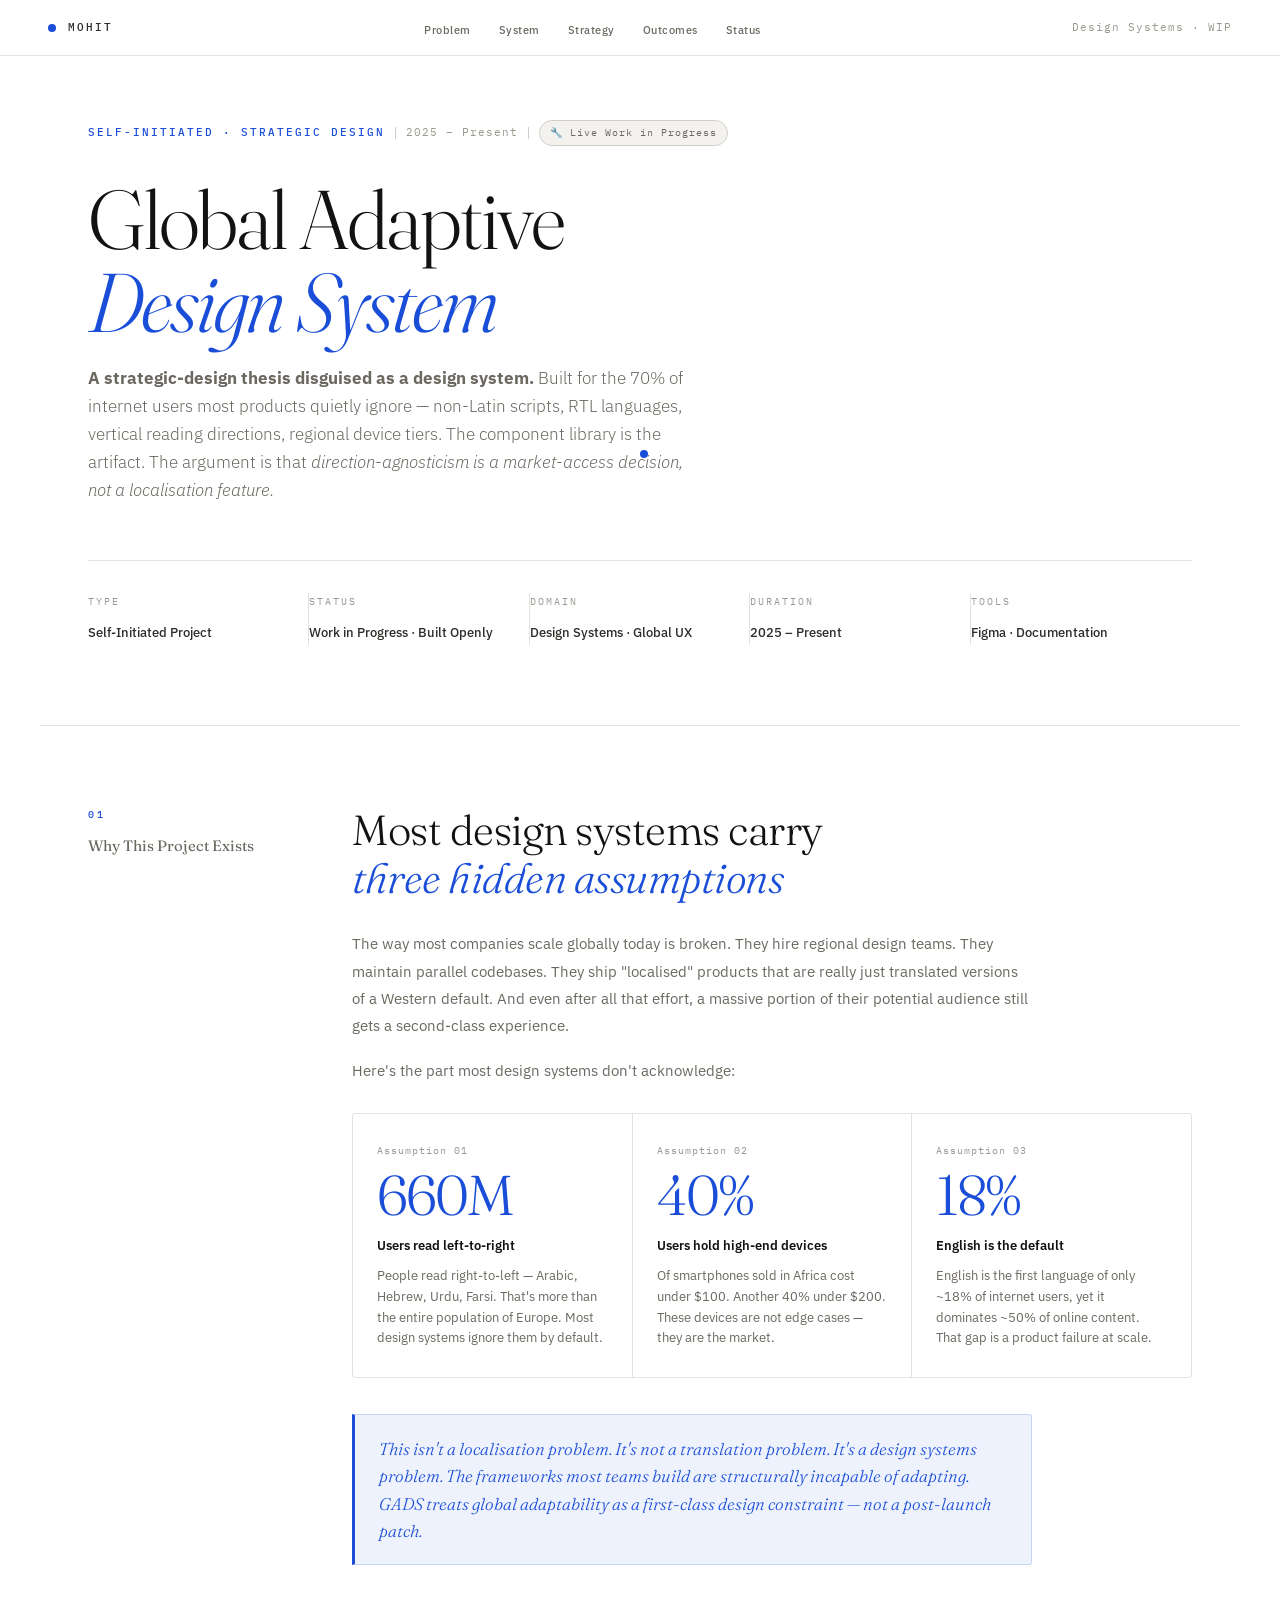
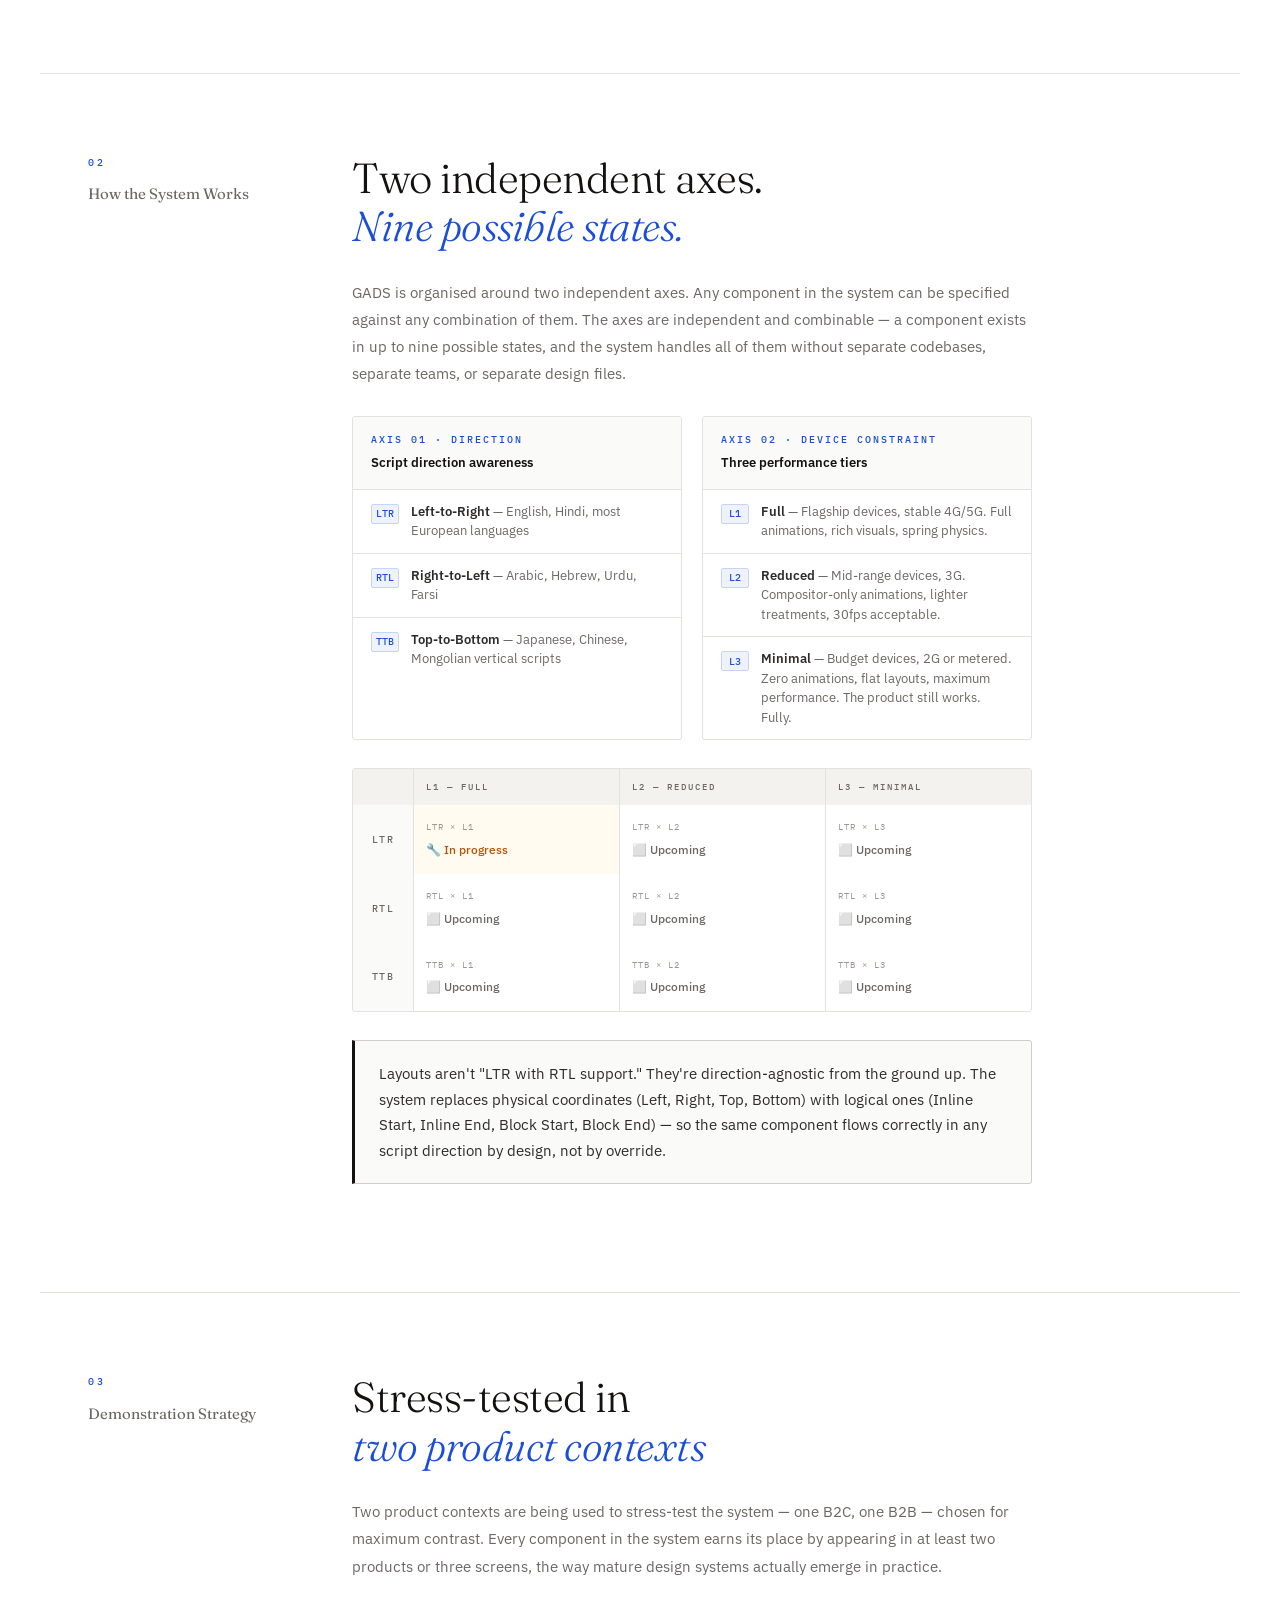
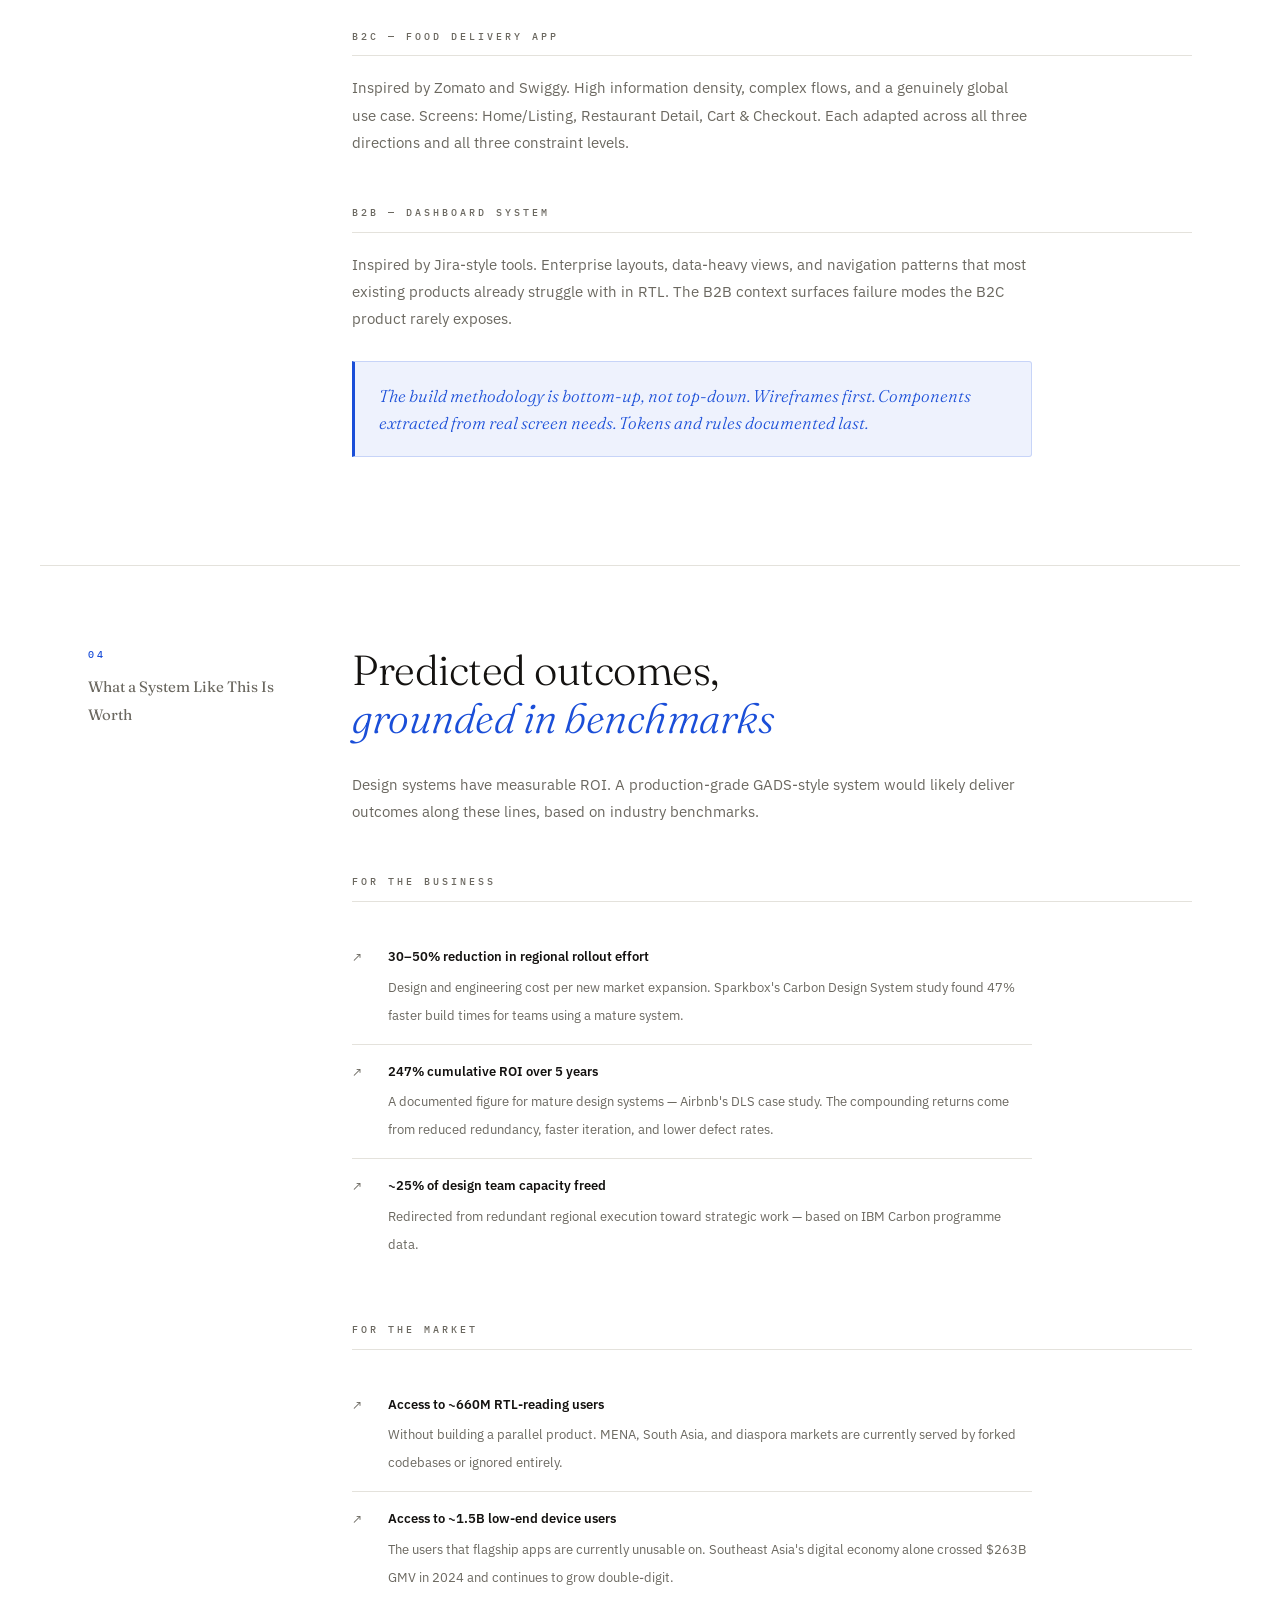
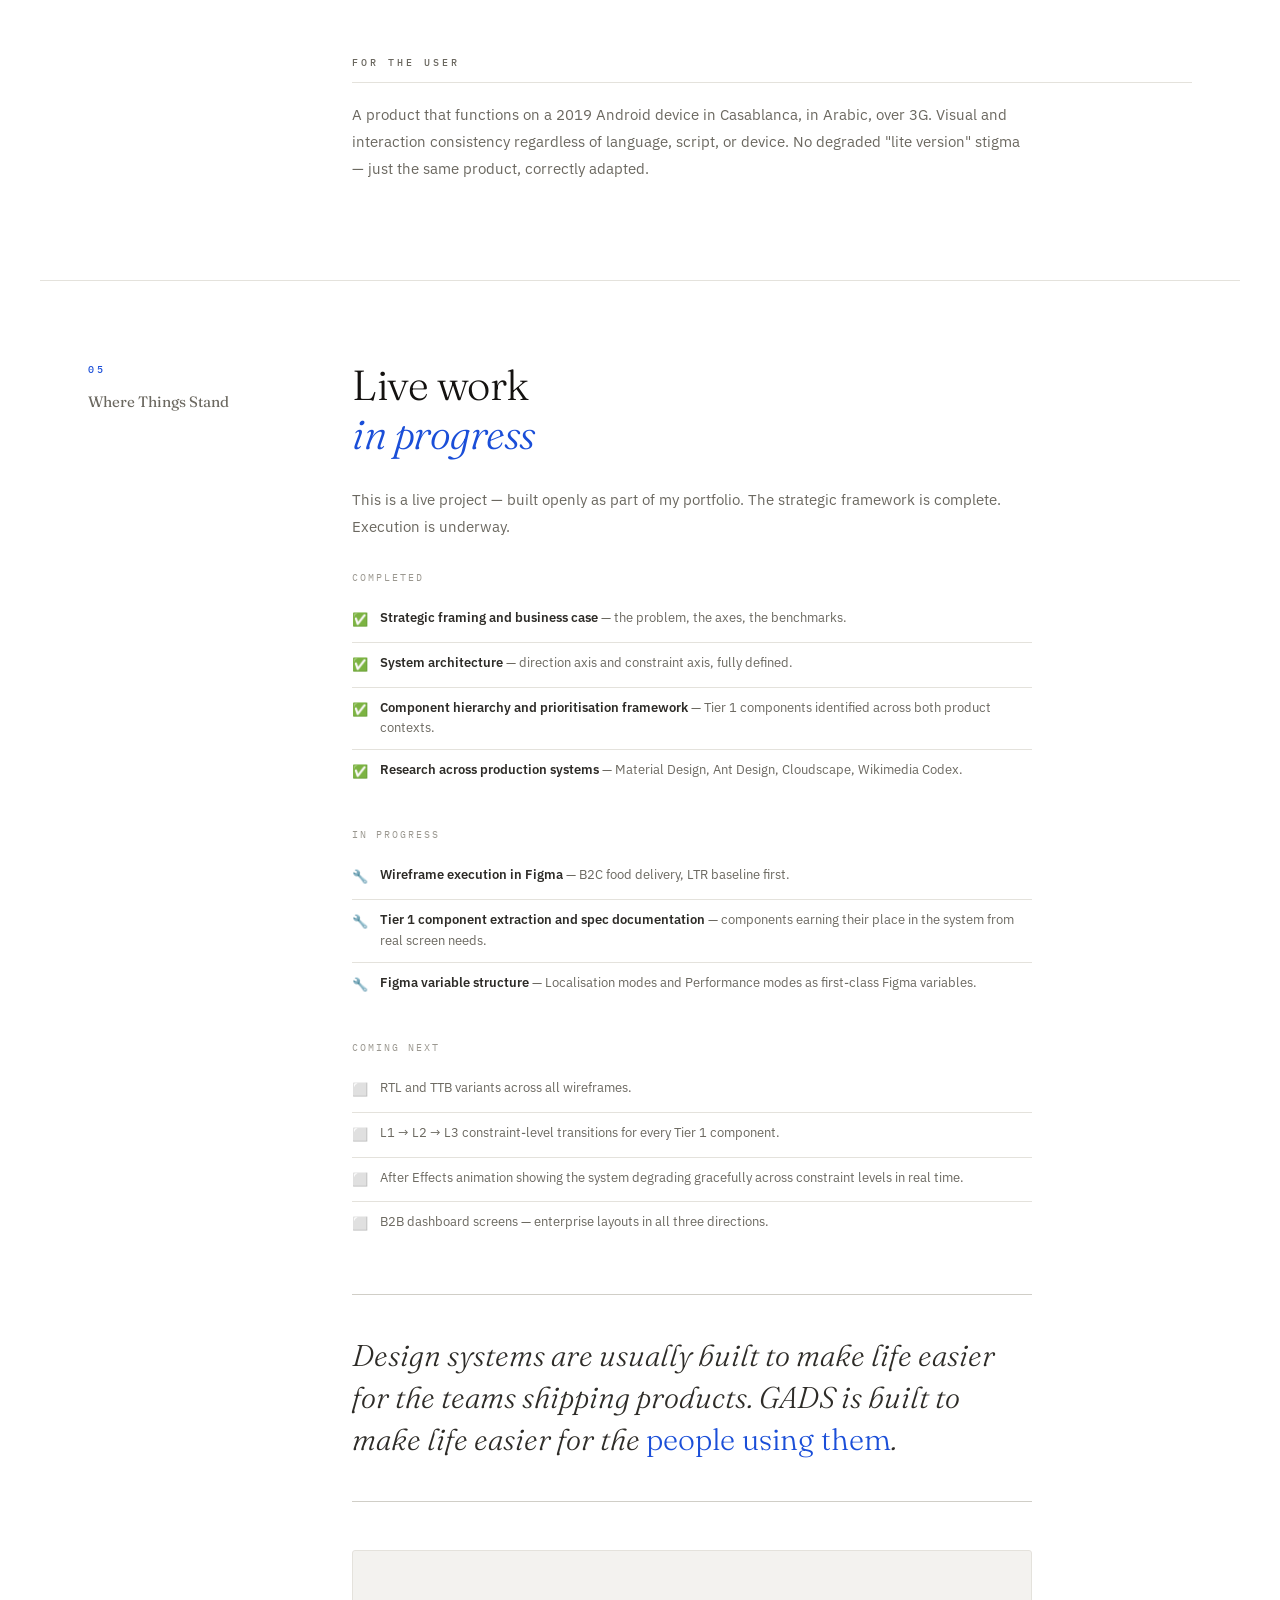
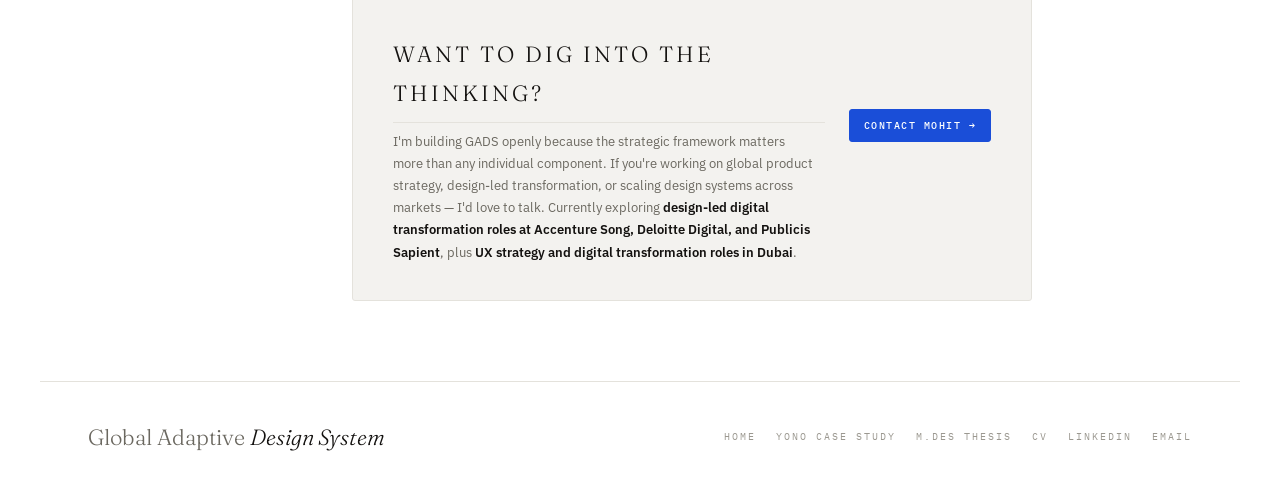
<file: global-adaptive-design-system.html>
<!DOCTYPE html>
<html lang="en">
<head>
<meta charset="UTF-8">
<meta name="viewport" content="width=device-width, initial-scale=1.0">
<title>Global Adaptive Design System — Strategic Design Case Study · Mohit Ahirwar</title>
<meta name="description" content="A self-initiated design system built for direction-agnostic layouts (LTR, RTL, vertical) and three-tier device constraint adaptation. Strategic design by Mohit Ahirwar.">
<meta property="og:type" content="article">
<meta property="og:url" content="https://ahirwarmohit.github.io/global-adaptive-design-system.html">
<meta property="og:title" content="Global Adaptive Design System — Strategic Design Case Study · Mohit Ahirwar">
<meta property="og:description" content="A design system built for the 70% of internet users most products quietly ignore. Self-initiated · 2025–Present.">
<meta property="og:image" content="https://ahirwarmohit.github.io/assets/og-image.png">
<meta name="twitter:card" content="summary_large_image">
<link rel="icon" type="image/svg+xml" href="assets/favicon.svg">
<link rel="alternate icon" href="assets/favicon.ico">
<link href="https://fonts.googleapis.com/css2?family=Fraunces:ital,opsz,wght@0,9..144,300;0,9..144,400;0,9..144,600;1,9..144,300;1,9..144,400&family=IBM+Plex+Sans:ital,wght@0,300;0,400;0,500;0,600;1,300;1,400&family=IBM+Plex+Mono:wght@300;400;500&display=swap" rel="stylesheet">
<style>
:root{
  --white:#ffffff;--paper:#fafaf8;--bone:#f3f2ef;
  --rule:#e4e2dc;--rule2:#d0cec7;
  --ink-3:#9b9890;--ink-2:#6b6860;--ink-1:#2e2c28;--ink:#141210;
  --blue:#1a4ed8;--blue-bg:#eef2fd;--blue-bd:#c7d4f8;
  --fs-xs:11px;--fs-sm:13px;--fs-base:15px;--fs-md:17px;--fs-lg:22px;--lh:1.75;--r:3px;
}
*,*::before,*::after{margin:0;padding:0;box-sizing:border-box;}
html{scroll-behavior:smooth;font-size:16px;}
body{font-family:'IBM Plex Sans',sans-serif;background:var(--white);color:var(--ink);line-height:var(--lh);-webkit-font-smoothing:antialiased;animation:pageFadeIn .4s ease both;}
@keyframes pageFadeIn{from{opacity:0;transform:translateY(8px)}to{opacity:1;transform:translateY(0)}}
#progress{position:fixed;top:0;left:0;height:2px;background:var(--blue);z-index:200;width:0%;transition:width .1s linear;}

/* NAV */
nav{position:fixed;top:0;left:0;right:0;z-index:100;background:rgba(255,255,255,.92);backdrop-filter:blur(12px);border-bottom:1px solid var(--rule);height:56px;display:flex;align-items:center;justify-content:space-between;padding:0 48px;}
.nav-id{display:flex;align-items:center;gap:12px;text-decoration:none;}
.nav-dot{width:8px;height:8px;background:var(--blue);border-radius:50%;}
.nav-name{font-family:'IBM Plex Mono',monospace;font-size:var(--fs-xs);letter-spacing:2px;text-transform:uppercase;color:var(--ink-1);font-weight:500;}
.nav-links{display:flex;gap:28px;list-style:none;}
.nav-links a{font-size:var(--fs-xs);font-weight:500;letter-spacing:.5px;color:var(--ink-2);text-decoration:none;transition:color .15s;}
.nav-links a:hover,.nav-links a.active{color:var(--blue);}
.nav-tag{font-family:'IBM Plex Mono',monospace;font-size:var(--fs-xs);color:var(--ink-3);letter-spacing:1px;}
.hamburger{display:none;flex-direction:column;gap:5px;cursor:pointer;padding:8px;border:1px solid var(--rule);border-radius:var(--r);background:transparent;transition:border-color .15s;}
.hamburger:hover{border-color:var(--blue);}
.hamburger span{width:18px;height:1.5px;background:var(--ink-2);display:block;transition:transform .25s ease,opacity .25s;}
.hamburger.open span:nth-child(1){transform:translateY(6.5px) rotate(45deg);}
.hamburger.open span:nth-child(2){opacity:0;transform:scaleX(0);}
.hamburger.open span:nth-child(3){transform:translateY(-6.5px) rotate(-45deg);}
.mobile-menu{display:none;position:fixed;top:56px;left:0;right:0;bottom:0;background:rgba(255,255,255,.98);backdrop-filter:blur(20px);z-index:99;padding:32px 24px;flex-direction:column;gap:4px;overflow-y:auto;opacity:0;transform:translateY(-8px);transition:opacity .25s ease,transform .25s ease;pointer-events:none;}
.mobile-menu.open{opacity:1;transform:translateY(0);pointer-events:all;}
.mobile-menu a{font-size:20px;font-family:'Fraunces',serif;font-weight:300;color:var(--ink-1);text-decoration:none;padding:14px 0;border-bottom:1px solid var(--rule);display:block;transition:color .15s;}
.mobile-menu a:hover{color:var(--blue);}
.mobile-menu a:last-of-type{border-bottom:none;}
.mm-foot{margin-top:32px;display:flex;gap:10px;}
.nbtn{font-family:'IBM Plex Mono',monospace;font-size:10px;letter-spacing:1.5px;text-transform:uppercase;font-weight:500;padding:7px 14px;border-radius:var(--r);text-decoration:none;transition:all .15s;display:inline-flex;align-items:center;gap:6px;}
.nbtn.o{border:1px solid var(--rule2);color:var(--ink-2);}
.nbtn.o:hover{border-color:var(--blue);color:var(--blue);background:var(--blue-bg);}
.nbtn.s{background:var(--blue);color:white;border:1px solid var(--blue);}
.nbtn.s:hover{background:#1640b8;}

/* COVER */
.cover{padding:120px 48px 80px;border-bottom:1px solid var(--rule);max-width:1200px;margin:0 auto;}
.cover-eyebrow{display:flex;align-items:center;gap:10px;margin-bottom:32px;flex-wrap:wrap;}
.eyebrow-tag{font-family:'IBM Plex Mono',monospace;font-size:var(--fs-xs);letter-spacing:2px;text-transform:uppercase;color:var(--blue);font-weight:500;}
.eyebrow-sep{width:1px;height:12px;background:var(--rule2);}
.eyebrow-secondary{font-family:'IBM Plex Mono',monospace;font-size:var(--fs-xs);letter-spacing:1px;color:var(--ink-3);}
.wip-badge{font-family:'IBM Plex Mono',monospace;font-size:10px;letter-spacing:1px;color:var(--ink-2);background:var(--bone);border:1px solid var(--rule2);padding:3px 10px;border-radius:20px;white-space:nowrap;}
.cover h1{font-family:'Fraunces',serif;font-size:clamp(44px,6.5vw,88px);font-weight:300;line-height:1.0;letter-spacing:-2px;color:var(--ink);margin-bottom:8px;}
.cover h1 em{font-style:italic;color:var(--blue);}
.cover-sub{font-size:var(--fs-md);color:var(--ink-2);font-weight:300;max-width:600px;margin-top:20px;line-height:1.65;}
.cover-meta{margin-top:56px;padding-top:32px;border-top:1px solid var(--rule);display:grid;grid-template-columns:repeat(5,1fr);gap:0;}
.meta-cell{padding:0 32px 0 0;border-right:1px solid var(--rule);}
.meta-cell:last-child{border-right:none;}
.meta-cell:first-child{padding-left:0;}
.meta-label{font-family:'IBM Plex Mono',monospace;font-size:10px;letter-spacing:2px;text-transform:uppercase;color:var(--ink-3);display:block;margin-bottom:6px;}
.meta-value{font-size:var(--fs-sm);font-weight:500;color:var(--ink-1);line-height:1.4;}

/* LAYOUT */
.page-body{max-width:1200px;margin:0 auto;}
.section{padding:80px 48px;border-bottom:1px solid var(--rule);}
.section:last-of-type{border-bottom:none;}
.section-inner{display:grid;grid-template-columns:200px 1fr;gap:64px;align-items:start;}
.section-aside{position:sticky;top:72px;}
.section-num{font-family:'IBM Plex Mono',monospace;font-size:10px;letter-spacing:3px;text-transform:uppercase;color:var(--blue);display:block;margin-bottom:8px;font-weight:500;}
.section-title-aside{font-family:'Fraunces',serif;font-size:15px;font-weight:400;color:var(--ink-2);line-height:1.4;}
.section-content h2{font-family:'Fraunces',serif;font-size:clamp(28px,3.5vw,42px);font-weight:300;line-height:1.15;color:var(--ink);margin-bottom:28px;letter-spacing:-.5px;}
.section-content h2 em{font-style:italic;color:var(--blue);}
.section-content h3{font-family:'IBM Plex Mono',monospace;font-size:10px;letter-spacing:3px;text-transform:uppercase;color:var(--ink-2);font-weight:500;margin-top:48px;margin-bottom:18px;padding-bottom:10px;border-bottom:1px solid var(--rule);}
.section-content p{font-size:var(--fs-base);color:var(--ink-2);line-height:1.82;margin-bottom:18px;max-width:680px;}
.section-content p strong{color:var(--ink);font-weight:600;}

/* CALLOUT */
.callout{background:var(--blue-bg);border:1px solid var(--blue-bd);border-left:3px solid var(--blue);padding:20px 24px;margin:28px 0;max-width:680px;border-radius:0 var(--r) var(--r) 0;}
.callout p{font-family:'Fraunces',serif;font-size:var(--fs-md);font-style:italic;font-weight:300;color:var(--blue);margin:0;line-height:1.6;max-width:none;}
.highlight-box{background:var(--paper);border:1px solid var(--rule2);border-left:3px solid var(--ink);padding:20px 24px;margin:28px 0;max-width:680px;border-radius:0 var(--r) var(--r) 0;}
.highlight-box p{font-size:var(--fs-base);color:var(--ink-1);margin:0;max-width:none;line-height:1.7;}

/* ASSUMPTION GRID */
.principle-grid{display:grid;grid-template-columns:repeat(3,1fr);gap:1px;background:var(--rule);border:1px solid var(--rule);border-radius:var(--r);overflow:hidden;margin-top:28px;}
.pr-card{background:var(--white);padding:24px 22px;transition:background .2s;}
.pr-card:hover{background:var(--paper);}
.pr-idx{font-family:'IBM Plex Mono',monospace;font-size:10px;color:var(--ink-3);letter-spacing:1px;margin-bottom:12px;}
.pr-title{font-size:var(--fs-sm);font-weight:600;color:var(--ink);margin-bottom:8px;}
.pr-desc{font-size:var(--fs-sm);color:var(--ink-2);line-height:1.6;}

/* AXIS GRID */
.axis-grid{display:grid;grid-template-columns:1fr 1fr;gap:20px;margin-top:28px;max-width:680px;}
.axis-card{border:1px solid var(--rule);border-radius:var(--r);overflow:hidden;}
.axis-head{background:var(--paper);border-bottom:1px solid var(--rule);padding:14px 18px;}
.axis-label{font-family:'IBM Plex Mono',monospace;font-size:10px;letter-spacing:2px;text-transform:uppercase;color:var(--blue);font-weight:500;}
.axis-name{font-size:var(--fs-sm);font-weight:600;color:var(--ink);margin-top:4px;}
.axis-item{display:flex;align-items:flex-start;gap:12px;padding:12px 18px;border-bottom:1px solid var(--rule);}
.axis-item:last-child{border-bottom:none;}
.axis-tier{font-family:'IBM Plex Mono',monospace;font-size:10px;color:var(--blue);background:var(--blue-bg);border:1px solid var(--blue-bd);min-width:28px;height:20px;display:flex;align-items:center;justify-content:center;flex-shrink:0;border-radius:2px;font-weight:500;margin-top:2px;}
.axis-text{font-size:var(--fs-sm);color:var(--ink-2);line-height:1.5;}
.axis-text strong{color:var(--ink-1);font-weight:600;}

/* IMPACT ROWS */
.impact-rows{margin-top:28px;max-width:680px;}
.impact-row{display:grid;grid-template-columns:20px 1fr;gap:16px;padding:16px 0;border-bottom:1px solid var(--rule);align-items:start;}
.impact-row:last-child{border-bottom:none;}
.impact-arrow{font-size:14px;color:var(--blue);padding-top:2px;}
.impact-row strong{display:block;font-size:var(--fs-sm);font-weight:600;color:var(--ink);margin-bottom:3px;}
.impact-row span{font-size:var(--fs-sm);color:var(--ink-2);line-height:1.6;}

/* STATUS LIST */
.status-group{margin-top:28px;max-width:680px;}
.status-group+.status-group{margin-top:32px;}
.status-heading{font-family:'IBM Plex Mono',monospace;font-size:10px;letter-spacing:2px;text-transform:uppercase;color:var(--ink-3);margin-bottom:12px;display:block;}
.status-item{display:flex;align-items:flex-start;gap:12px;padding:10px 0;border-bottom:1px solid var(--rule);}
.status-item:last-child{border-bottom:none;}
.status-icon{font-size:13px;flex-shrink:0;margin-top:1px;}
.status-text{font-size:var(--fs-sm);color:var(--ink-2);line-height:1.6;}
.status-text strong{color:var(--ink-1);font-weight:600;}

/* PULL QUOTE */
.pull-quote{font-family:'Fraunces',serif;font-size:clamp(20px,2.8vw,30px);font-weight:300;font-style:italic;color:var(--ink-1);line-height:1.4;padding:40px 0;border-top:1px solid var(--rule2);border-bottom:1px solid var(--rule2);margin:48px 0;max-width:680px;}
.pull-quote em{color:var(--blue);font-style:normal;}

/* CTA BLOCK */
.cta-block{background:var(--bone);border:1px solid var(--rule);border-radius:var(--r);padding:36px 40px;margin-top:48px;max-width:680px;display:flex;justify-content:space-between;align-items:center;gap:24px;flex-wrap:wrap;}
.cta-block h3{font-family:'Fraunces',serif;font-size:var(--fs-lg);font-weight:300;color:var(--ink);margin-bottom:8px;}
.cta-block p{font-size:var(--fs-sm);color:var(--ink-2);line-height:1.7;max-width:420px;margin:0;}
.cta-text{flex:1;}

/* BACK TO TOP */
#btt{position:fixed;bottom:28px;right:28px;width:40px;height:40px;background:var(--white);border:1px solid var(--rule2);border-radius:50%;display:flex;align-items:center;justify-content:center;cursor:pointer;opacity:0;transform:translateY(8px);transition:opacity .3s,transform .3s,border-color .15s;z-index:90;}
#btt.vis{opacity:1;transform:translateY(0);}
#btt:hover{border-color:var(--blue);}

/* FOOTER */
footer{border-top:1px solid var(--rule);padding:36px 48px;display:flex;justify-content:space-between;align-items:center;flex-wrap:wrap;gap:16px;max-width:1200px;margin:0 auto;}
.foot-left{font-family:'Fraunces',serif;font-size:var(--fs-lg);font-weight:300;color:var(--ink-2);}
.foot-left em{color:var(--ink);font-style:italic;}
.foot-links{display:flex;gap:20px;}
.foot-links a{font-family:'IBM Plex Mono',monospace;font-size:10px;letter-spacing:2px;text-transform:uppercase;color:var(--ink-3);text-decoration:none;transition:color .15s;}
.foot-links a:hover{color:var(--blue);}

/* REVEAL — enhanced with blur */
.reveal{opacity:0;transform:translateY(24px);filter:blur(2px);transition:opacity .7s cubic-bezier(0.16,1,0.3,1),transform .7s cubic-bezier(0.16,1,0.3,1),filter .7s cubic-bezier(0.16,1,0.3,1);}
.reveal.in{opacity:1;transform:translateY(0);filter:blur(0);}
.d1{transition-delay:.08s;}.d2{transition-delay:.16s;}.d3{transition-delay:.24s;}.d4{transition-delay:.32s;}

/* CURSOR */
#cur{position:fixed;top:0;left:0;width:8px;height:8px;background:var(--blue);border-radius:50%;pointer-events:none;z-index:9999;transform:translate(-50%,-50%);transition:width .22s cubic-bezier(0.16,1,0.3,1),height .22s cubic-bezier(0.16,1,0.3,1),background .2s,border .2s;will-change:transform;}
#cur.hover-state{width:36px;height:36px;background:transparent;border:1.5px solid var(--blue);}
@media(hover:none){#cur{display:none;}body{cursor:auto;}}

/* PRINCIPLE GRID — big stats */
.pr-stat{font-family:'Fraunces',serif;font-size:clamp(36px,5vw,56px);font-weight:300;color:var(--blue);letter-spacing:-2px;line-height:1;margin-bottom:12px;display:block;}
.pr-card{background:var(--white);padding:28px 24px;transition:background .2s,transform .2s;position:relative;overflow:hidden;}
.pr-card:hover{background:var(--paper);transform:translateY(-2px);}
.pr-card::after{content:'';position:absolute;inset:0;background:radial-gradient(300px circle at var(--mx,50%) var(--my,50%),rgba(26,78,216,0.06) 0%,transparent 70%);opacity:0;transition:opacity .3s;pointer-events:none;}
.pr-card:hover::after{opacity:1;}
.pr-idx{font-family:'IBM Plex Mono',monospace;font-size:10px;color:var(--ink-3);letter-spacing:1px;margin-bottom:8px;}
.pr-title{font-size:var(--fs-sm);font-weight:600;color:var(--ink);margin-bottom:8px;}
.pr-desc{font-size:var(--fs-sm);color:var(--ink-2);line-height:1.6;}

/* STATE MATRIX */
.state-matrix{margin-top:32px;border:1px solid var(--rule);border-radius:var(--r);overflow:hidden;max-width:680px;}
.matrix-header{display:grid;grid-template-columns:60px 1fr 1fr 1fr;gap:1px;background:var(--rule);}
.matrix-corner{background:var(--bone);padding:10px;}
.matrix-col-label{background:var(--bone);padding:10px 12px;font-family:'IBM Plex Mono',monospace;font-size:9px;letter-spacing:2px;text-transform:uppercase;color:var(--ink-2);font-weight:500;}
.matrix-row{display:grid;grid-template-columns:60px 1fr 1fr 1fr;gap:1px;background:var(--rule);}
.matrix-row-label{background:var(--paper);padding:14px 10px;display:flex;align-items:center;justify-content:center;}
.matrix-row-label span{font-family:'IBM Plex Mono',monospace;font-size:10px;letter-spacing:1.5px;color:var(--ink-2);font-weight:500;writing-mode:horizontal-tb;}
.matrix-cell{background:var(--white);padding:14px 12px;transition:background .2s;}
.matrix-cell:hover{background:var(--paper);}
.matrix-cell .cell-label{font-family:'IBM Plex Mono',monospace;font-size:9px;letter-spacing:1px;color:var(--ink-3);display:block;margin-bottom:4px;}
.matrix-cell .cell-status{font-size:12px;font-weight:500;color:var(--ink-2);display:flex;align-items:center;gap:5px;}
.matrix-cell.active{background:var(--blue-bg);}
.matrix-cell.active .cell-status{color:var(--blue);}
.matrix-cell.wip{background:#fffbf0;}
.matrix-cell.wip .cell-status{color:#b45309;}

/* NAV UL link underline */
.nav-links a{position:relative;}
.nav-links a::after{content:'';position:absolute;bottom:-2px;left:0;right:0;height:1px;background:var(--blue);transform:scaleX(0);transition:transform .2s cubic-bezier(0.16,1,0.3,1);transform-origin:left;}
.nav-links a:hover::after,.nav-links a.active::after{transform:scaleX(1);}

/* Axis card hover */
.axis-card{border:1px solid var(--rule);border-radius:var(--r);overflow:hidden;transition:box-shadow .2s,transform .2s;}
.axis-card:hover{box-shadow:0 8px 28px rgba(0,0,0,0.07);transform:translateY(-2px);}

/* Nav dot pulse */
.nav-dot{animation:pulse 3s ease-in-out infinite;}
@keyframes pulse{0%,100%{opacity:1;transform:scale(1)}50%{opacity:.5;transform:scale(.75)}}

/* RESPONSIVE */
@media(max-width:1000px){
  nav{padding:0 20px;}
  .nav-links,.nav-tag{display:none;}
  .hamburger{display:flex;}
  .mobile-menu{display:flex;}
}
@media(max-width:900px){
  .cover,.section{padding-left:20px;padding-right:20px;}
  .cover{padding-top:88px;}
  .cover-meta{grid-template-columns:repeat(2,1fr);gap:24px;}
  .meta-cell{border-right:none;padding:0;}
  .section-inner{grid-template-columns:1fr;gap:24px;}
  .section-aside{position:static;}
  .principle-grid{grid-template-columns:1fr;}
  .axis-grid{grid-template-columns:1fr;}
  .cta-block{flex-direction:column;align-items:flex-start;}
  footer{padding:28px 20px;}
}
@media(max-width:480px){
  .cover-meta{grid-template-columns:1fr;gap:20px;}
}
</style>
</head>
<body>

<div id="cur" aria-hidden="true"></div>
<div id="progress" role="progressbar" aria-valuenow="0" aria-valuemin="0" aria-valuemax="100" aria-label="Page scroll progress"></div>

<nav role="navigation" aria-label="Main navigation">
  <a href="index.html" class="nav-id" aria-label="Mohit Ahirwar — home">
    <div class="nav-dot" aria-hidden="true"></div>
    <span class="nav-name">Mohit</span>
  </a>
  <ul class="nav-links" role="list">
    <li><a href="#problem">Problem</a></li>
    <li><a href="#system">System</a></li>
    <li><a href="#strategy">Strategy</a></li>
    <li><a href="#outcomes">Outcomes</a></li>
    <li><a href="#status">Status</a></li>
  </ul>
  <span class="nav-tag">Design Systems · WIP</span>
  <button class="hamburger" id="hamburger" aria-label="Open menu" aria-expanded="false" aria-controls="mobile-menu">
    <span></span><span></span><span></span>
  </button>
</nav>

<nav class="mobile-menu" id="mobile-menu" aria-label="Mobile navigation">
  <a href="index.html">← Back to Portfolio</a>
  <a href="#problem">Problem</a>
  <a href="#system">System</a>
  <a href="#strategy">Strategy</a>
  <a href="#outcomes">Outcomes</a>
  <a href="#status">Status</a>
  <div class="mm-foot">
    <a href="cv.html" class="nbtn o">View CV</a>
    <a href="mailto:mohitahirwar7@gmail.com" class="nbtn s">Email</a>
  </div>
</nav>

<main>
<div class="page-body">

<!-- COVER -->
<div class="cover reveal" aria-labelledby="cover-h1">
  <div class="cover-eyebrow">
    <span class="eyebrow-tag">Self-Initiated · Strategic Design</span>
    <div class="eyebrow-sep" aria-hidden="true"></div>
    <span class="eyebrow-secondary">2025 – Present</span>
    <div class="eyebrow-sep" aria-hidden="true"></div>
    <span class="wip-badge">🔧 Live Work in Progress</span>
  </div>
  <h1 id="cover-h1">Global Adaptive<br><em>Design System</em></h1>
  <p class="cover-sub"><strong>A strategic-design thesis disguised as a design system.</strong> Built for the 70% of internet users most products quietly ignore — non-Latin scripts, RTL languages, vertical reading directions, regional device tiers. The component library is the artifact. The argument is that <em>direction-agnosticism is a market-access decision, not a localisation feature.</em></p>
  <div class="cover-meta" role="list" aria-label="Project metadata">
    <div class="meta-cell" role="listitem">
      <span class="meta-label">Type</span>
      <span class="meta-value">Self-Initiated Project</span>
    </div>
    <div class="meta-cell" role="listitem">
      <span class="meta-label">Status</span>
      <span class="meta-value">Work in Progress · Built Openly</span>
    </div>
    <div class="meta-cell" role="listitem">
      <span class="meta-label">Domain</span>
      <span class="meta-value">Design Systems · Global UX</span>
    </div>
    <div class="meta-cell" role="listitem">
      <span class="meta-label">Duration</span>
      <span class="meta-value">2025 – Present</span>
    </div>
    <div class="meta-cell" role="listitem">
      <span class="meta-label">Tools</span>
      <span class="meta-value">Figma · Documentation</span>
    </div>
  </div>
</div>

<!-- 01 THE PROBLEM -->
<section class="section" id="problem" aria-labelledby="problem-h2">
  <div class="section-inner">
    <div class="section-aside reveal">
      <span class="section-num" aria-hidden="true">01</span>
      <span class="section-title-aside">Why This Project Exists</span>
    </div>
    <div class="section-content">
      <h2 class="reveal" id="problem-h2">Most design systems carry<br><em>three hidden assumptions</em></h2>
      <p class="reveal">The way most companies scale globally today is broken. They hire regional design teams. They maintain parallel codebases. They ship "localised" products that are really just translated versions of a Western default. And even after all that effort, a massive portion of their potential audience still gets a second-class experience.</p>
      <p class="reveal">Here's the part most design systems don't acknowledge:</p>
      <div class="principle-grid reveal" role="list">
        <div class="pr-card" role="listitem">
          <div class="pr-idx">Assumption 01</div>
          <span class="pr-stat" data-val="660" data-suf="M">660M</span>
          <div class="pr-title">Users read left-to-right</div>
          <div class="pr-desc">People read right-to-left — Arabic, Hebrew, Urdu, Farsi. That's more than the entire population of Europe. Most design systems ignore them by default.</div>
        </div>
        <div class="pr-card" role="listitem">
          <div class="pr-idx">Assumption 02</div>
          <span class="pr-stat" data-val="40" data-suf="%">40%</span>
          <div class="pr-title">Users hold high-end devices</div>
          <div class="pr-desc">Of smartphones sold in Africa cost under $100. Another 40% under $200. These devices are not edge cases — they are the market.</div>
        </div>
        <div class="pr-card" role="listitem">
          <div class="pr-idx">Assumption 03</div>
          <span class="pr-stat" data-val="18" data-suf="%">18%</span>
          <div class="pr-title">English is the default</div>
          <div class="pr-desc">English is the first language of only ~18% of internet users, yet it dominates ~50% of online content. That gap is a product failure at scale.</div>
        </div>
      </div>
      <div class="callout reveal" style="margin-top:36px;">
        <p>This isn't a localisation problem. It's not a translation problem. It's a design systems problem. The frameworks most teams build are structurally incapable of adapting. GADS treats global adaptability as a first-class design constraint — not a post-launch patch.</p>
      </div>
    </div>
  </div>
</section>

<!-- 02 THE SYSTEM -->
<section class="section" id="system" aria-labelledby="system-h2">
  <div class="section-inner">
    <div class="section-aside reveal">
      <span class="section-num" aria-hidden="true">02</span>
      <span class="section-title-aside">How the System Works</span>
    </div>
    <div class="section-content">
      <h2 class="reveal" id="system-h2">Two independent axes.<br><em>Nine possible states.</em></h2>
      <p class="reveal">GADS is organised around two independent axes. Any component in the system can be specified against any combination of them. The axes are independent and combinable — a component exists in up to nine possible states, and the system handles all of them without separate codebases, separate teams, or separate design files.</p>
      <div class="axis-grid reveal">
        <div class="axis-card">
          <div class="axis-head">
            <div class="axis-label">Axis 01 · Direction</div>
            <div class="axis-name">Script direction awareness</div>
          </div>
          <div class="axis-item">
            <div class="axis-tier">LTR</div>
            <div class="axis-text"><strong>Left-to-Right</strong> — English, Hindi, most European languages</div>
          </div>
          <div class="axis-item">
            <div class="axis-tier">RTL</div>
            <div class="axis-text"><strong>Right-to-Left</strong> — Arabic, Hebrew, Urdu, Farsi</div>
          </div>
          <div class="axis-item">
            <div class="axis-tier">TTB</div>
            <div class="axis-text"><strong>Top-to-Bottom</strong> — Japanese, Chinese, Mongolian vertical scripts</div>
          </div>
        </div>
        <div class="axis-card">
          <div class="axis-head">
            <div class="axis-label">Axis 02 · Device Constraint</div>
            <div class="axis-name">Three performance tiers</div>
          </div>
          <div class="axis-item">
            <div class="axis-tier">L1</div>
            <div class="axis-text"><strong>Full</strong> — Flagship devices, stable 4G/5G. Full animations, rich visuals, spring physics.</div>
          </div>
          <div class="axis-item">
            <div class="axis-tier">L2</div>
            <div class="axis-text"><strong>Reduced</strong> — Mid-range devices, 3G. Compositor-only animations, lighter treatments, 30fps acceptable.</div>
          </div>
          <div class="axis-item">
            <div class="axis-tier">L3</div>
            <div class="axis-text"><strong>Minimal</strong> — Budget devices, 2G or metered. Zero animations, flat layouts, maximum performance. The product still works. Fully.</div>
          </div>
        </div>
      </div>
      <!-- Visual 9-state matrix -->
      <div class="state-matrix reveal" style="margin-top:28px;" aria-label="9-state combination matrix: 3 directions × 3 device tiers">
        <div class="matrix-header">
          <div class="matrix-corner"></div>
          <div class="matrix-col-label">L1 — Full</div>
          <div class="matrix-col-label">L2 — Reduced</div>
          <div class="matrix-col-label">L3 — Minimal</div>
        </div>
        <div class="matrix-row">
          <div class="matrix-row-label"><span>LTR</span></div>
          <div class="matrix-cell wip"><span class="cell-label">LTR × L1</span><span class="cell-status">🔧 In progress</span></div>
          <div class="matrix-cell"><span class="cell-label">LTR × L2</span><span class="cell-status">⬜ Upcoming</span></div>
          <div class="matrix-cell"><span class="cell-label">LTR × L3</span><span class="cell-status">⬜ Upcoming</span></div>
        </div>
        <div class="matrix-row">
          <div class="matrix-row-label"><span>RTL</span></div>
          <div class="matrix-cell"><span class="cell-label">RTL × L1</span><span class="cell-status">⬜ Upcoming</span></div>
          <div class="matrix-cell"><span class="cell-label">RTL × L2</span><span class="cell-status">⬜ Upcoming</span></div>
          <div class="matrix-cell"><span class="cell-label">RTL × L3</span><span class="cell-status">⬜ Upcoming</span></div>
        </div>
        <div class="matrix-row">
          <div class="matrix-row-label"><span>TTB</span></div>
          <div class="matrix-cell"><span class="cell-label">TTB × L1</span><span class="cell-status">⬜ Upcoming</span></div>
          <div class="matrix-cell"><span class="cell-label">TTB × L2</span><span class="cell-status">⬜ Upcoming</span></div>
          <div class="matrix-cell"><span class="cell-label">TTB × L3</span><span class="cell-status">⬜ Upcoming</span></div>
        </div>
      </div>

      <div class="highlight-box reveal" style="margin-top:28px;">
        <p>Layouts aren't "LTR with RTL support." They're direction-agnostic from the ground up. The system replaces physical coordinates (Left, Right, Top, Bottom) with logical ones (Inline Start, Inline End, Block Start, Block End) — so the same component flows correctly in any script direction by design, not by override.</p>
      </div>
    </div>
  </div>
</section>

<!-- 03 STRATEGY -->
<section class="section" id="strategy" aria-labelledby="strategy-h2">
  <div class="section-inner">
    <div class="section-aside reveal">
      <span class="section-num" aria-hidden="true">03</span>
      <span class="section-title-aside">Demonstration Strategy</span>
    </div>
    <div class="section-content">
      <h2 class="reveal" id="strategy-h2">Stress-tested in<br><em>two product contexts</em></h2>
      <p class="reveal">Two product contexts are being used to stress-test the system — one B2C, one B2B — chosen for maximum contrast. Every component in the system earns its place by appearing in at least two products or three screens, the way mature design systems actually emerge in practice.</p>
      <h3 class="reveal">B2C — Food Delivery App</h3>
      <p class="reveal">Inspired by Zomato and Swiggy. High information density, complex flows, and a genuinely global use case. Screens: Home/Listing, Restaurant Detail, Cart &amp; Checkout. Each adapted across all three directions and all three constraint levels.</p>
      <h3 class="reveal">B2B — Dashboard System</h3>
      <p class="reveal">Inspired by Jira-style tools. Enterprise layouts, data-heavy views, and navigation patterns that most existing products already struggle with in RTL. The B2B context surfaces failure modes the B2C product rarely exposes.</p>
      <div class="callout reveal">
        <p>The build methodology is bottom-up, not top-down. Wireframes first. Components extracted from real screen needs. Tokens and rules documented last.</p>
      </div>
    </div>
  </div>
</section>

<!-- 04 OUTCOMES -->
<section class="section" id="outcomes" aria-labelledby="outcomes-h2">
  <div class="section-inner">
    <div class="section-aside reveal">
      <span class="section-num" aria-hidden="true">04</span>
      <span class="section-title-aside">What a System Like This Is Worth</span>
    </div>
    <div class="section-content">
      <h2 class="reveal" id="outcomes-h2">Predicted outcomes,<br><em>grounded in benchmarks</em></h2>
      <p class="reveal">Design systems have measurable ROI. A production-grade GADS-style system would likely deliver outcomes along these lines, based on industry benchmarks.</p>
      <h3 class="reveal">For the business</h3>
      <div class="impact-rows reveal">
        <div class="impact-row">
          <span class="impact-arrow" aria-hidden="true">↗</span>
          <div>
            <strong>30–50% reduction in regional rollout effort</strong>
            <span>Design and engineering cost per new market expansion. Sparkbox's Carbon Design System study found 47% faster build times for teams using a mature system.</span>
          </div>
        </div>
        <div class="impact-row">
          <span class="impact-arrow" aria-hidden="true">↗</span>
          <div>
            <strong>247% cumulative ROI over 5 years</strong>
            <span>A documented figure for mature design systems — Airbnb's DLS case study. The compounding returns come from reduced redundancy, faster iteration, and lower defect rates.</span>
          </div>
        </div>
        <div class="impact-row">
          <span class="impact-arrow" aria-hidden="true">↗</span>
          <div>
            <strong>~25% of design team capacity freed</strong>
            <span>Redirected from redundant regional execution toward strategic work — based on IBM Carbon programme data.</span>
          </div>
        </div>
      </div>
      <h3 class="reveal">For the market</h3>
      <div class="impact-rows reveal">
        <div class="impact-row">
          <span class="impact-arrow" aria-hidden="true">↗</span>
          <div>
            <strong>Access to ~660M RTL-reading users</strong>
            <span>Without building a parallel product. MENA, South Asia, and diaspora markets are currently served by forked codebases or ignored entirely.</span>
          </div>
        </div>
        <div class="impact-row">
          <span class="impact-arrow" aria-hidden="true">↗</span>
          <div>
            <strong>Access to ~1.5B low-end device users</strong>
            <span>The users that flagship apps are currently unusable on. Southeast Asia's digital economy alone crossed $263B GMV in 2024 and continues to grow double-digit.</span>
          </div>
        </div>
      </div>
      <h3 class="reveal">For the user</h3>
      <p class="reveal">A product that functions on a 2019 Android device in Casablanca, in Arabic, over 3G. Visual and interaction consistency regardless of language, script, or device. No degraded "lite version" stigma — just the same product, correctly adapted.</p>
    </div>
  </div>
</section>

<!-- 05 STATUS -->
<section class="section" id="status" aria-labelledby="status-h2">
  <div class="section-inner">
    <div class="section-aside reveal">
      <span class="section-num" aria-hidden="true">05</span>
      <span class="section-title-aside">Where Things Stand</span>
    </div>
    <div class="section-content">
      <h2 class="reveal" id="status-h2">Live work<br><em>in progress</em></h2>
      <p class="reveal">This is a live project — built openly as part of my portfolio. The strategic framework is complete. Execution is underway.</p>
      <div class="status-group reveal">
        <span class="status-heading">Completed</span>
        <div class="status-item">
          <span class="status-icon">✅</span>
          <div class="status-text"><strong>Strategic framing and business case</strong> — the problem, the axes, the benchmarks.</div>
        </div>
        <div class="status-item">
          <span class="status-icon">✅</span>
          <div class="status-text"><strong>System architecture</strong> — direction axis and constraint axis, fully defined.</div>
        </div>
        <div class="status-item">
          <span class="status-icon">✅</span>
          <div class="status-text"><strong>Component hierarchy and prioritisation framework</strong> — Tier 1 components identified across both product contexts.</div>
        </div>
        <div class="status-item">
          <span class="status-icon">✅</span>
          <div class="status-text"><strong>Research across production systems</strong> — Material Design, Ant Design, Cloudscape, Wikimedia Codex.</div>
        </div>
      </div>
      <div class="status-group reveal">
        <span class="status-heading">In Progress</span>
        <div class="status-item">
          <span class="status-icon">🔧</span>
          <div class="status-text"><strong>Wireframe execution in Figma</strong> — B2C food delivery, LTR baseline first.</div>
        </div>
        <div class="status-item">
          <span class="status-icon">🔧</span>
          <div class="status-text"><strong>Tier 1 component extraction and spec documentation</strong> — components earning their place in the system from real screen needs.</div>
        </div>
        <div class="status-item">
          <span class="status-icon">🔧</span>
          <div class="status-text"><strong>Figma variable structure</strong> — Localisation modes and Performance modes as first-class Figma variables.</div>
        </div>
      </div>
      <div class="status-group reveal">
        <span class="status-heading">Coming Next</span>
        <div class="status-item">
          <span class="status-icon">⬜</span>
          <div class="status-text">RTL and TTB variants across all wireframes.</div>
        </div>
        <div class="status-item">
          <span class="status-icon">⬜</span>
          <div class="status-text">L1 → L2 → L3 constraint-level transitions for every Tier 1 component.</div>
        </div>
        <div class="status-item">
          <span class="status-icon">⬜</span>
          <div class="status-text">After Effects animation showing the system degrading gracefully across constraint levels in real time.</div>
        </div>
        <div class="status-item">
          <span class="status-icon">⬜</span>
          <div class="status-text">B2B dashboard screens — enterprise layouts in all three directions.</div>
        </div>
      </div>
      <div class="pull-quote reveal">
        Design systems are usually built to make life easier for the teams shipping products. GADS is built to make life easier for the <em>people using them</em>.
      </div>
      <div class="cta-block reveal">
        <div class="cta-text">
          <h3>Want to dig into the thinking?</h3>
          <p>I'm building GADS openly because the strategic framework matters more than any individual component. If you're working on global product strategy, design-led transformation, or scaling design systems across markets — I'd love to talk. Currently exploring <strong>design-led digital transformation roles at Accenture Song, Deloitte Digital, and Publicis Sapient</strong>, plus <strong>UX strategy and digital transformation roles in Dubai</strong>.</p>
        </div>
        <a href="mailto:mohitahirwar7@gmail.com" class="nbtn s">Contact Mohit →</a>
      </div>
    </div>
  </div>
</section>

<!-- FOOTER -->
<footer class="reveal">
  <div class="foot-left">Global Adaptive <em>Design System</em></div>
  <div class="foot-links">
    <a href="index.html">Home</a>
    <a href="yono-case-study.html">YONO Case Study</a>
    <a href="mdes-thesis.html">M.Des Thesis</a>
    <a href="cv.html">CV</a>
    <a href="https://www.linkedin.com/in/mohit-ahirwar/" target="_blank" rel="noopener noreferrer">LinkedIn</a>
    <a href="mailto:mohitahirwar7@gmail.com">Email</a>
  </div>
</footer>

</div><!-- end page-body -->
</main>

<button id="btt" aria-label="Back to top" title="Back to top">
  <svg width="14" height="14" viewBox="0 0 14 14" fill="none" stroke="currentColor" stroke-width="1.5" stroke-linecap="round" stroke-linejoin="round" aria-hidden="true">
    <polyline points="2,9 7,4 12,9"/>
  </svg>
</button>

<script>
// Custom cursor
(function(){
  const cur=document.getElementById('cur');
  if(!cur||!window.matchMedia('(hover:hover)').matches)return;
  let cx=window.innerWidth/2,cy=window.innerHeight/2,tx=cx,ty=cy;
  document.addEventListener('mousemove',e=>{tx=e.clientX;ty=e.clientY;},{passive:true});
  (function loop(){cx+=(tx-cx)*.18;cy+=(ty-cy)*.18;cur.style.transform=`translate(${cx}px,${cy}px)`;requestAnimationFrame(loop);})();
  document.querySelectorAll('a,button').forEach(el=>{
    el.addEventListener('mouseenter',()=>cur.classList.add('hover-state'));
    el.addEventListener('mouseleave',()=>cur.classList.remove('hover-state'));
  });
})();

// Progress + back-to-top
window.addEventListener('scroll',()=>{
  const d=document.documentElement;
  const pct=d.scrollTop/(d.scrollHeight-d.clientHeight)*100;
  const prog=document.getElementById('progress');
  prog.style.width=pct+'%';
  prog.setAttribute('aria-valuenow',Math.round(pct));
  document.getElementById('btt').classList.toggle('vis',d.scrollTop>500);
},{passive:true});

// Scroll reveal
const io=new IntersectionObserver(entries=>{
  entries.forEach(e=>{if(e.isIntersecting){e.target.classList.add('in');io.unobserve(e.target);}});
},{threshold:.06});
document.querySelectorAll('.reveal').forEach(el=>io.observe(el));

// Animated counters
function counter(el,target,suffix){
  const dur=1600,start=performance.now();
  (function step(now){
    const p=Math.min((now-start)/dur,1);
    const ease=1-Math.pow(1-p,4);
    const val=Number.isInteger(target)?Math.round(target*ease):(target*ease).toFixed(1);
    el.textContent=val+suffix;
    if(p<1)requestAnimationFrame(step);else el.textContent=target+suffix;
  })(start);
}
const cio=new IntersectionObserver(entries=>{
  entries.forEach(e=>{
    if(e.isIntersecting&&e.target.dataset.val){
      counter(e.target,parseFloat(e.target.dataset.val),e.target.dataset.suf||'');
      cio.unobserve(e.target);
    }
  });
},{threshold:.5});
document.querySelectorAll('[data-val]').forEach(el=>cio.observe(el));

// Card shimmer
document.querySelectorAll('.pr-card').forEach(card=>{
  card.addEventListener('mousemove',e=>{
    const r=card.getBoundingClientRect();
    card.style.setProperty('--mx',(e.clientX-r.left)+'px');
    card.style.setProperty('--my',(e.clientY-r.top)+'px');
  },{passive:true});
});
const burger=document.getElementById('hamburger');
const menu=document.getElementById('mobile-menu');
function toggleMenu(open){
  burger.classList.toggle('open',open);menu.classList.toggle('open',open);
  burger.setAttribute('aria-expanded',String(open));
  burger.setAttribute('aria-label',open?'Close menu':'Open menu');
  document.body.style.overflow=open?'hidden':'';
}
burger.addEventListener('click',()=>toggleMenu(!burger.classList.contains('open')));
document.addEventListener('keydown',e=>{if(e.key==='Escape')toggleMenu(false);});
menu.querySelectorAll('a').forEach(a=>a.addEventListener('click',()=>toggleMenu(false)));
document.getElementById('btt').addEventListener('click',()=>window.scrollTo({top:0,behavior:'smooth'}));
document.querySelectorAll('a[href]').forEach(a=>{
  const h=a.getAttribute('href');
  if(h&&h.endsWith('.html')&&!h.startsWith('http')&&!h.startsWith('//')){
    a.addEventListener('click',e=>{
      e.preventDefault();
      document.body.style.opacity='0';document.body.style.transform='translateY(8px)';
      document.body.style.transition='opacity .25s ease,transform .25s ease';
      setTimeout(()=>{window.location.href=h;},260);
    });
  }
});
const sections=document.querySelectorAll('section[id]');
const navLinks=document.querySelectorAll('.nav-links a');
window.addEventListener('scroll',()=>{
  let cur='';sections.forEach(s=>{if(window.scrollY>=s.offsetTop-80)cur=s.id;});
  navLinks.forEach(a=>a.classList.toggle('active',a.getAttribute('href')==='#'+cur));
},{passive:true});
</script>
</body>
</html>
</file>
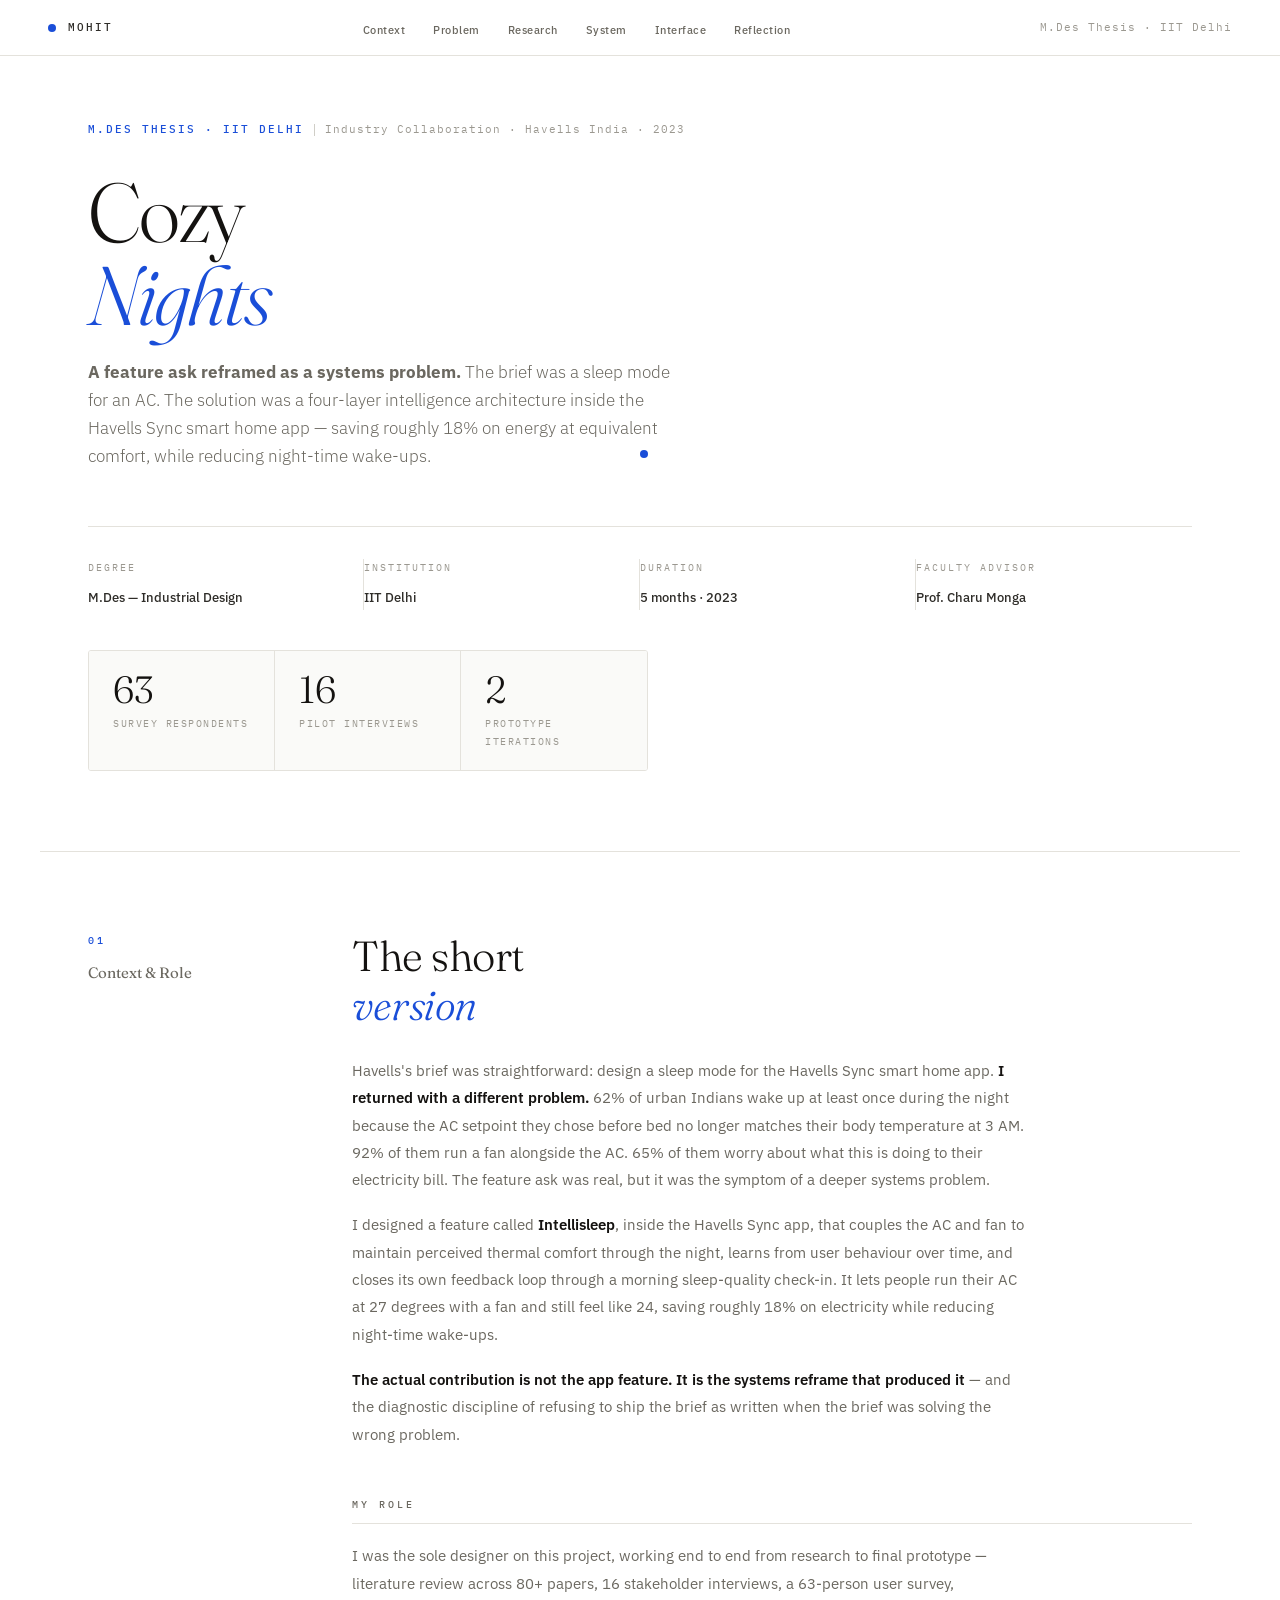
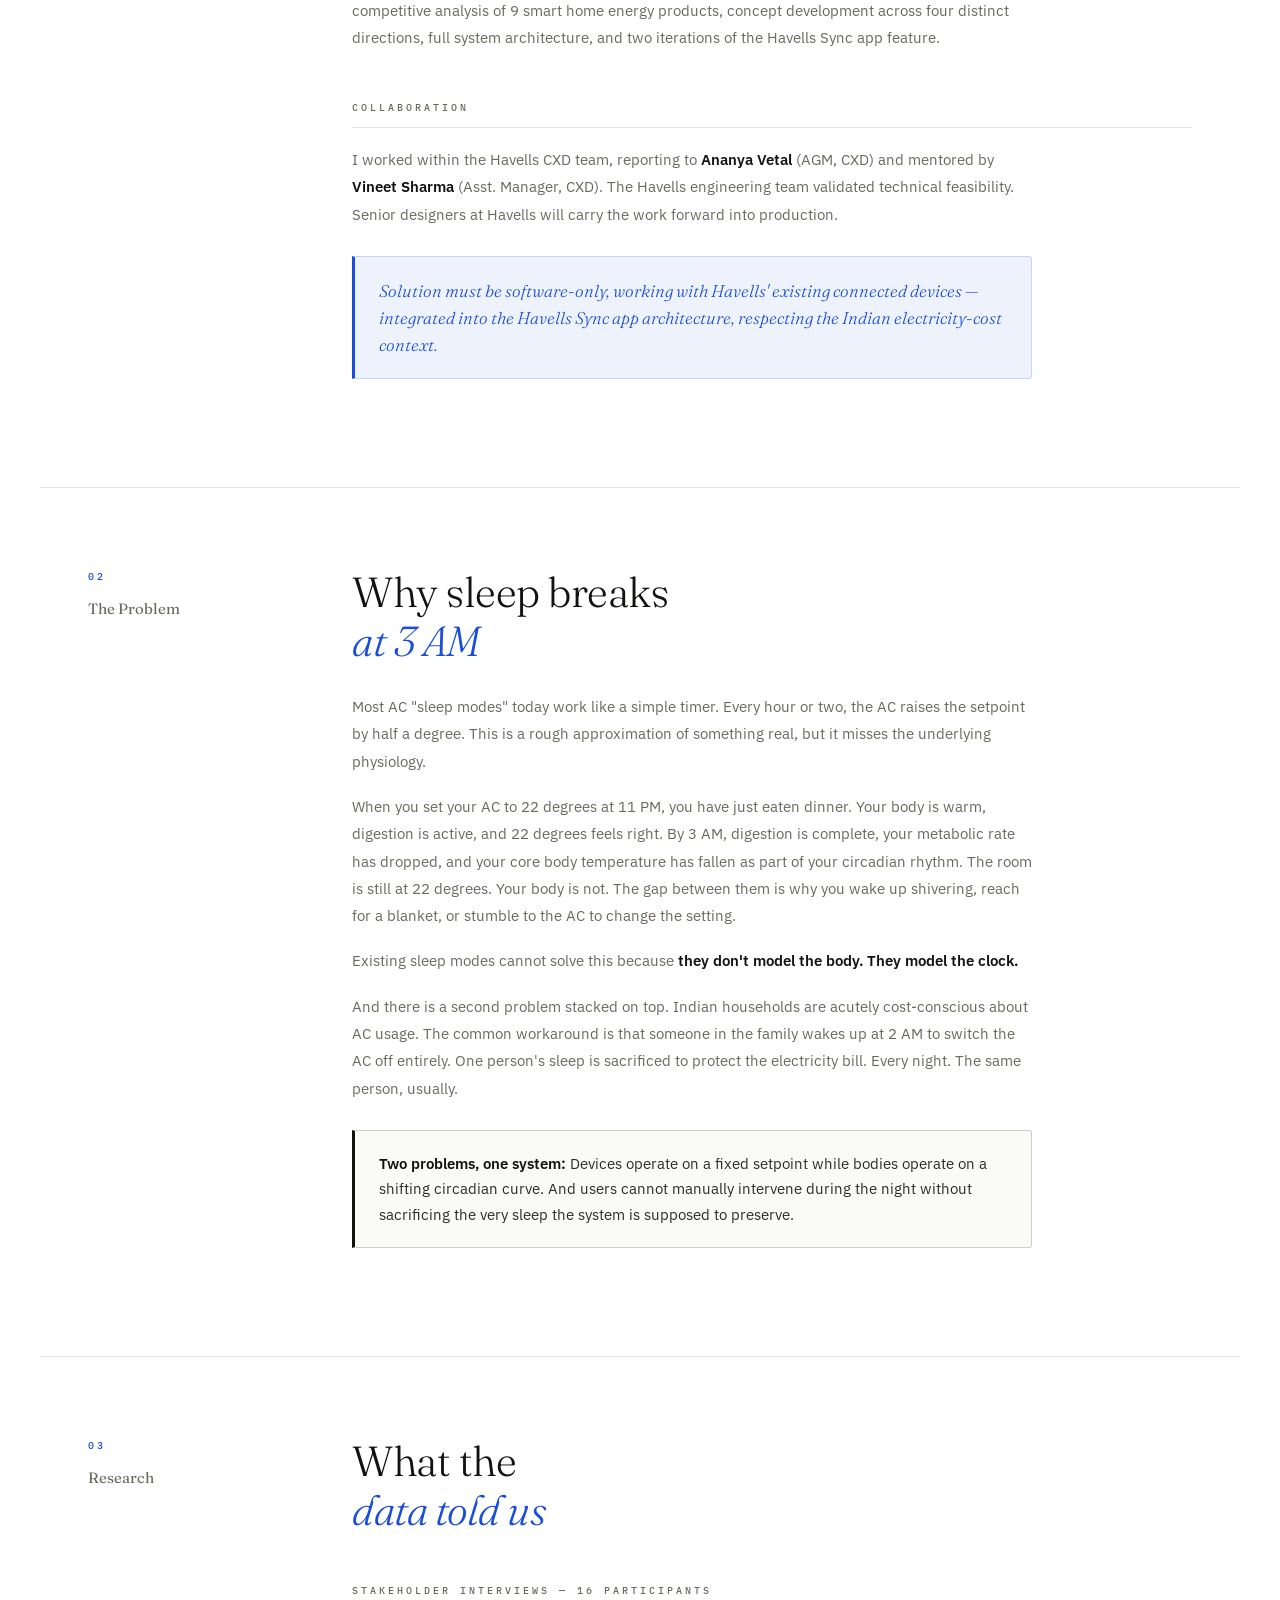
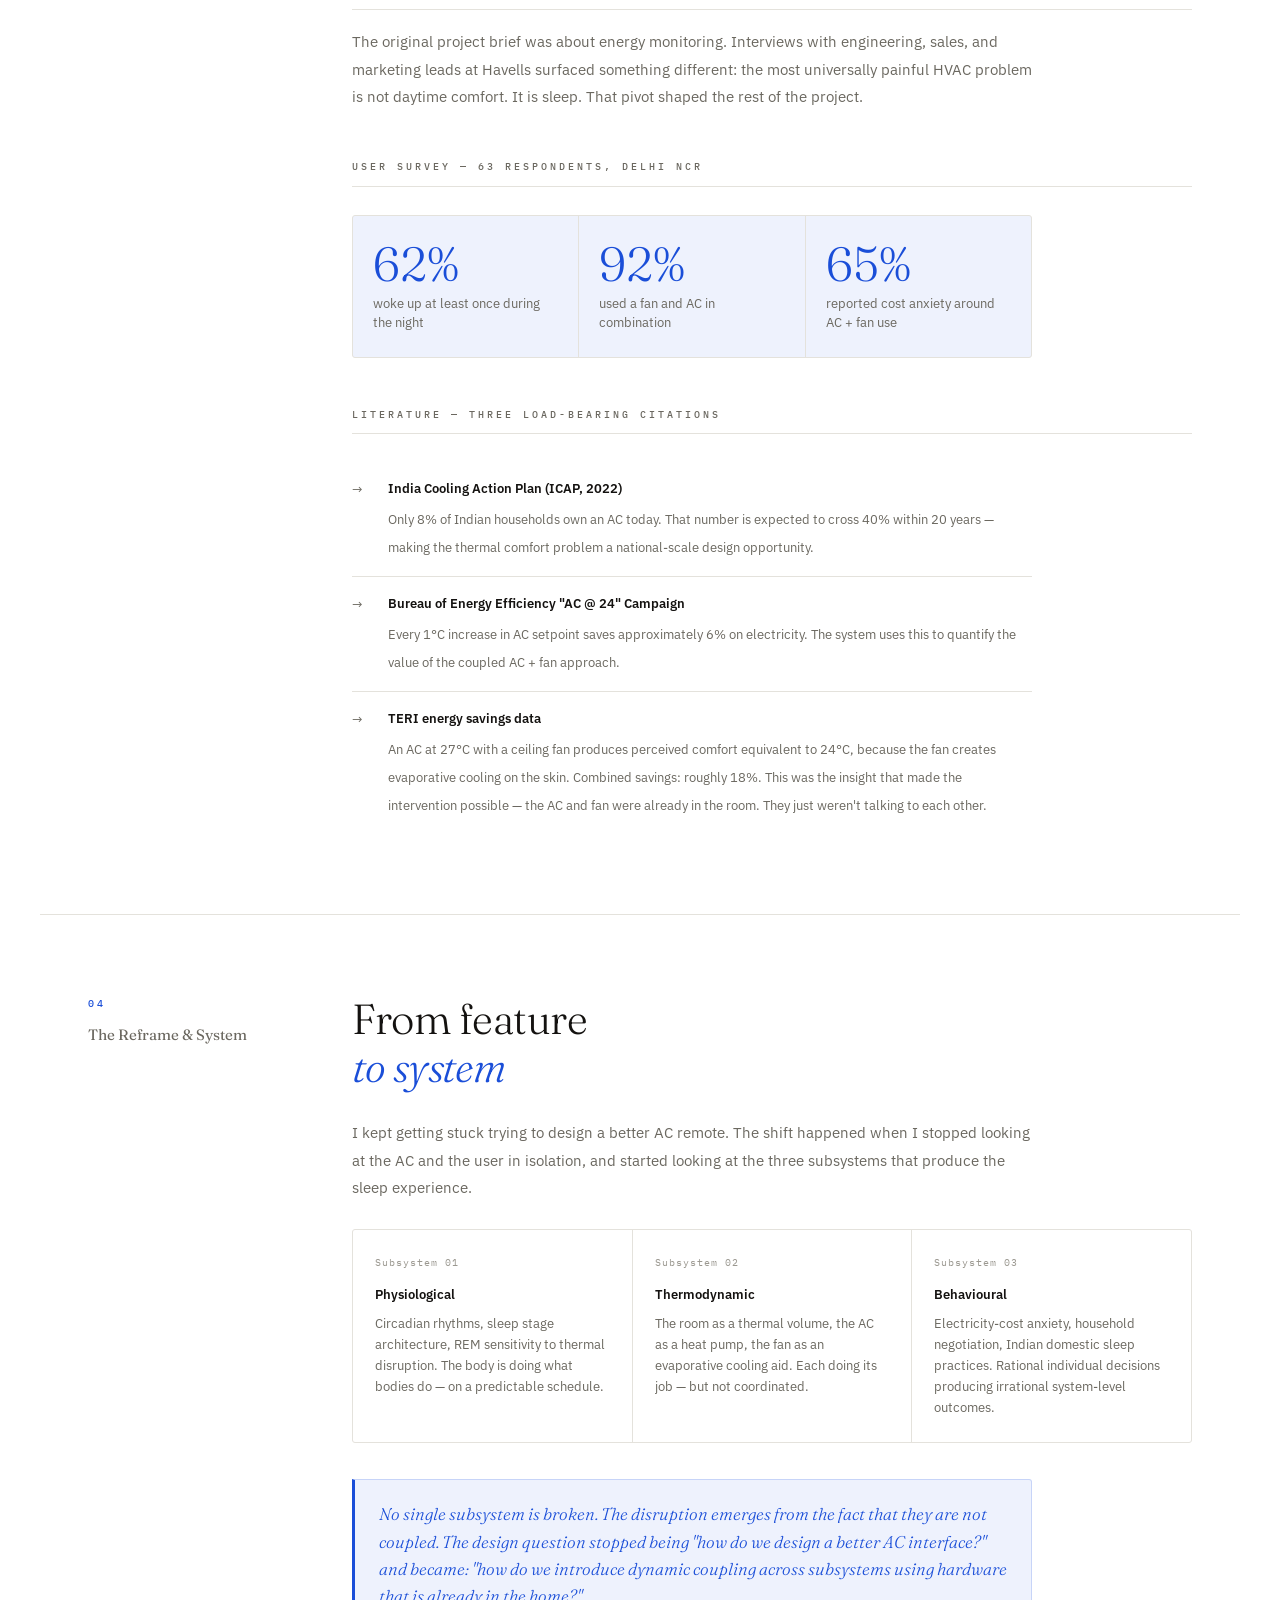
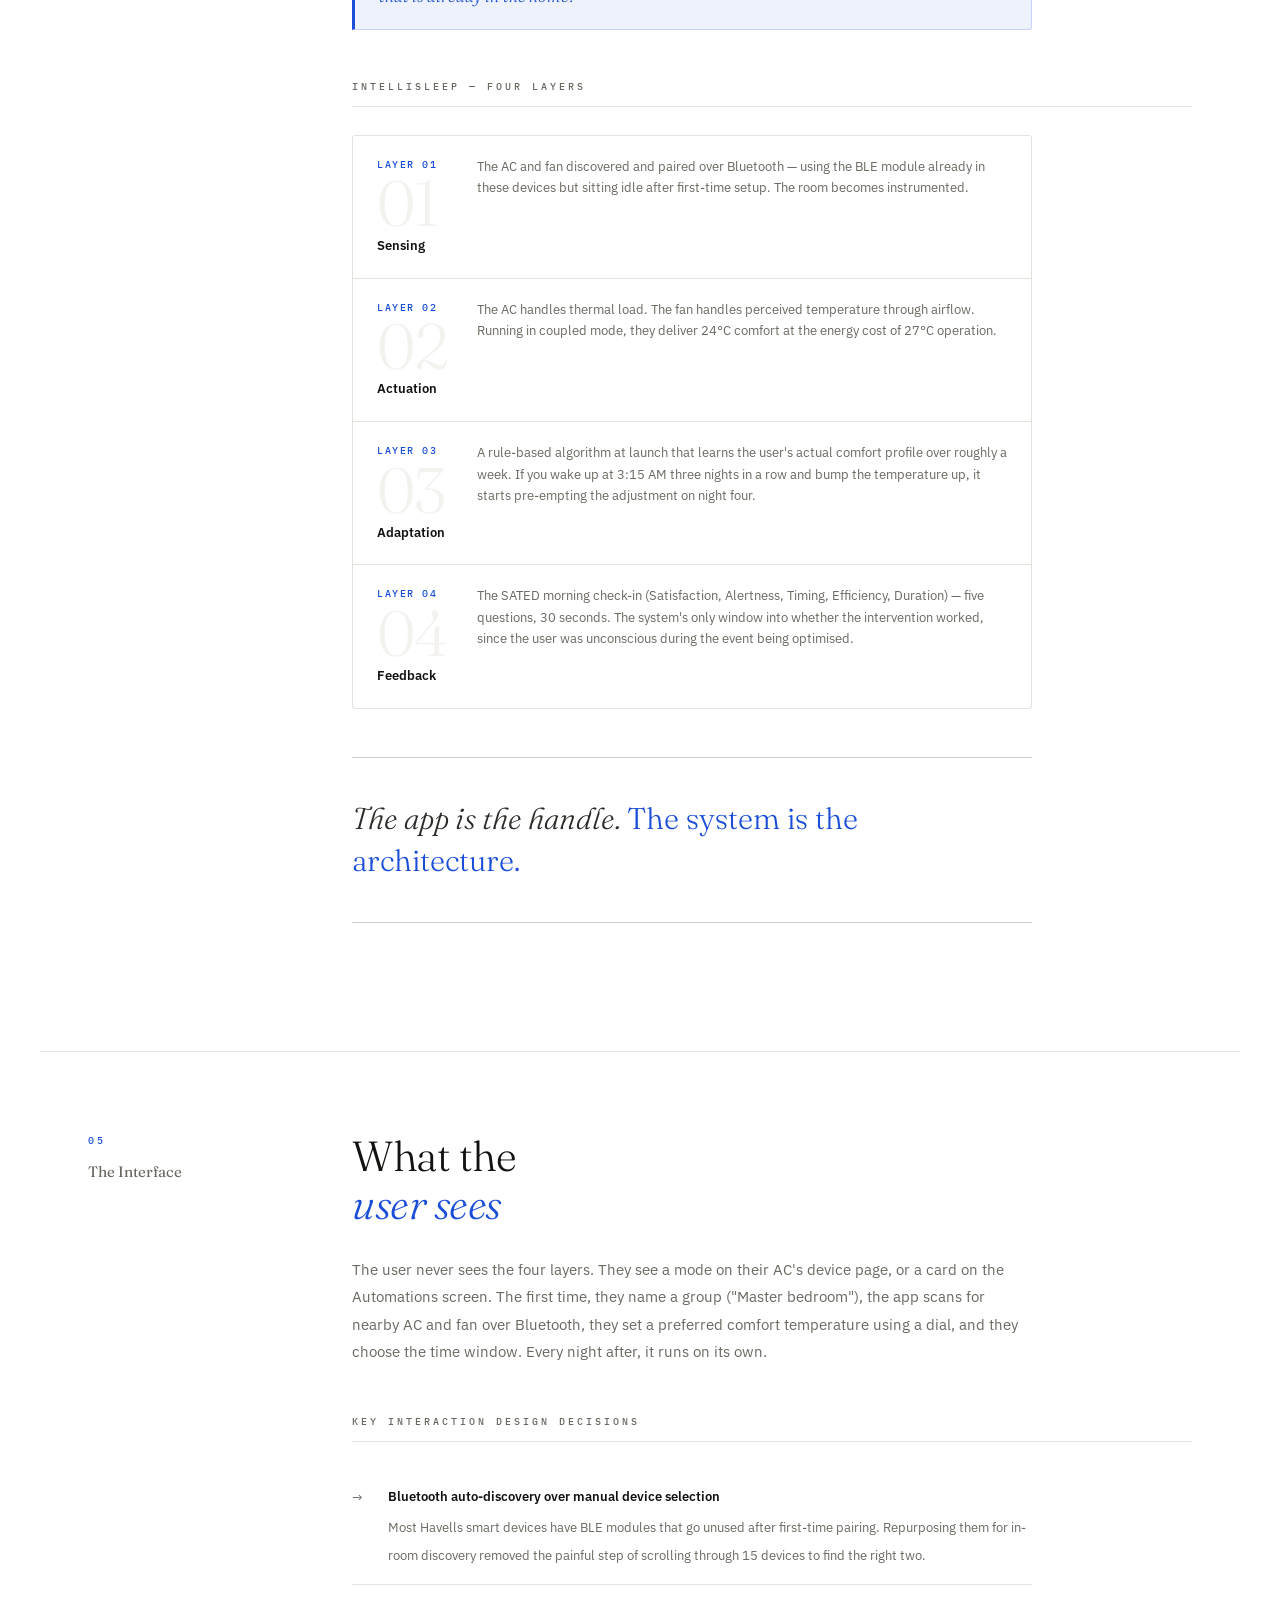
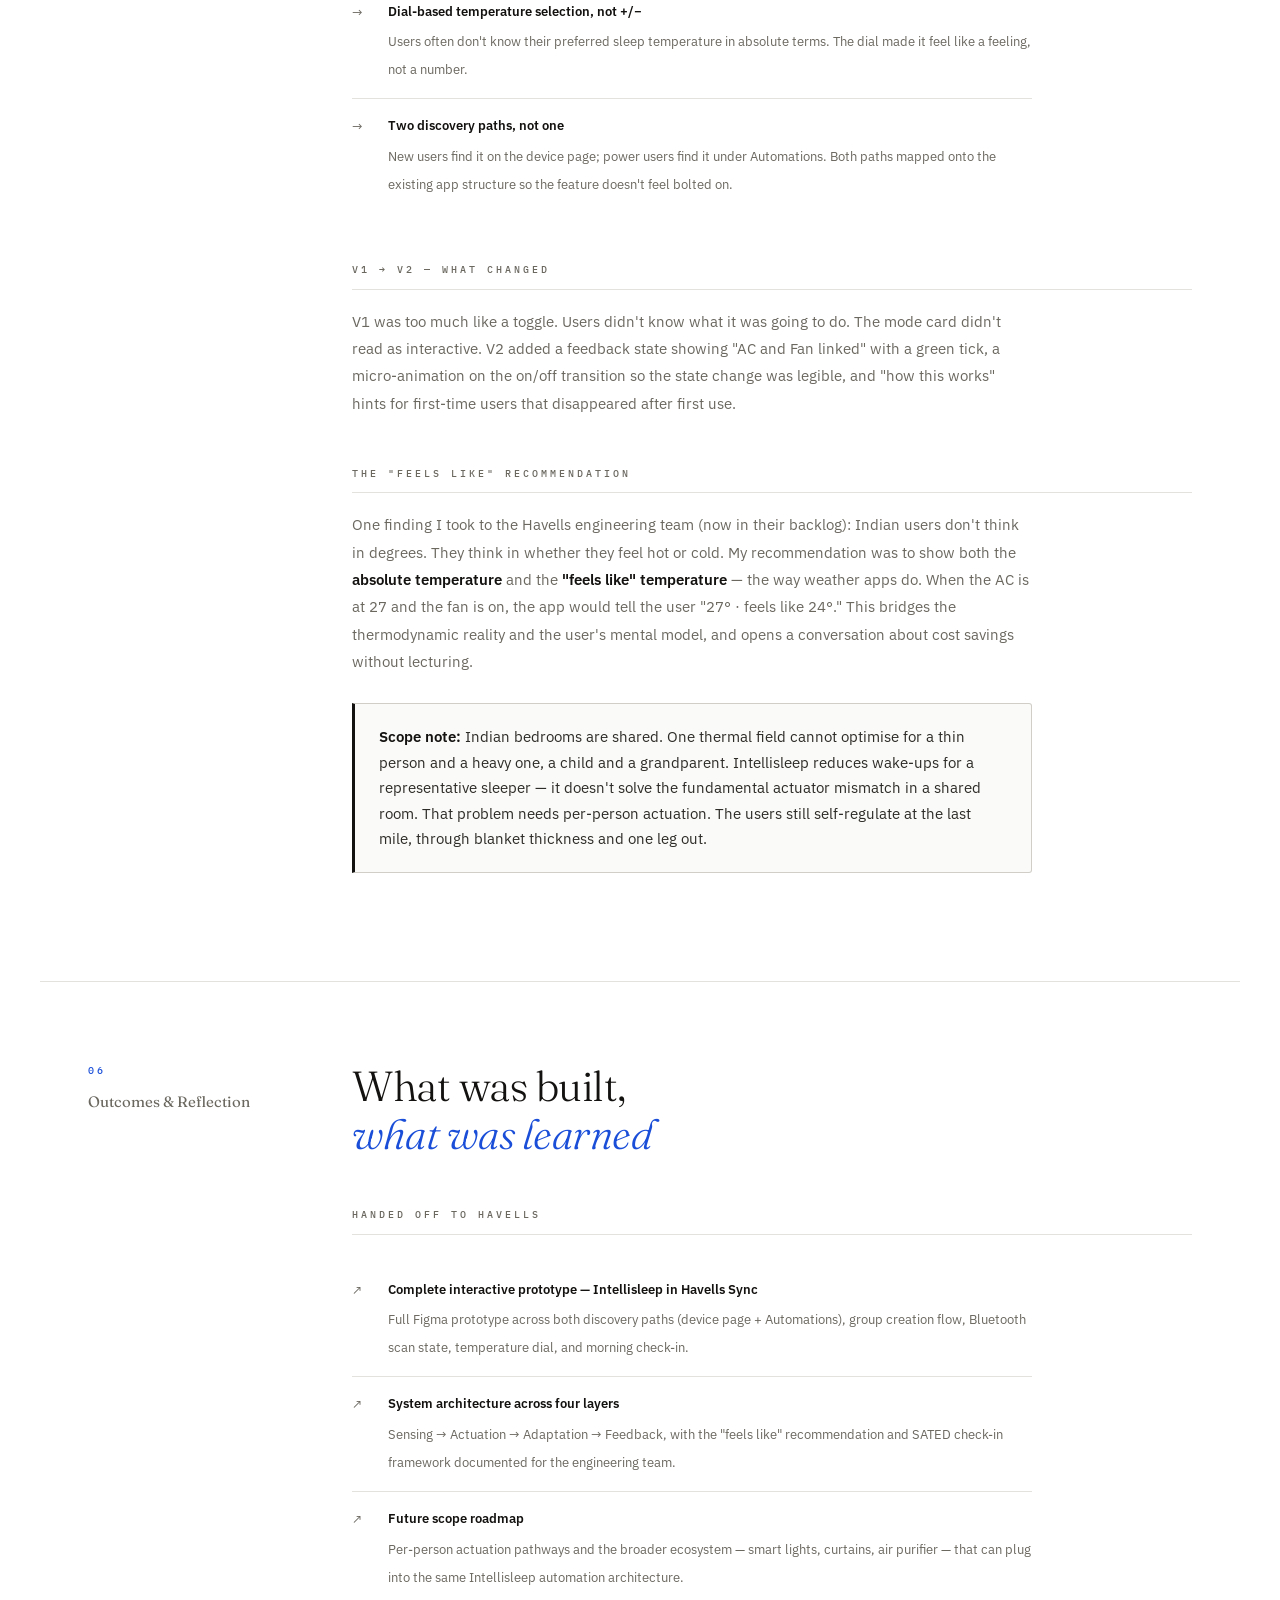
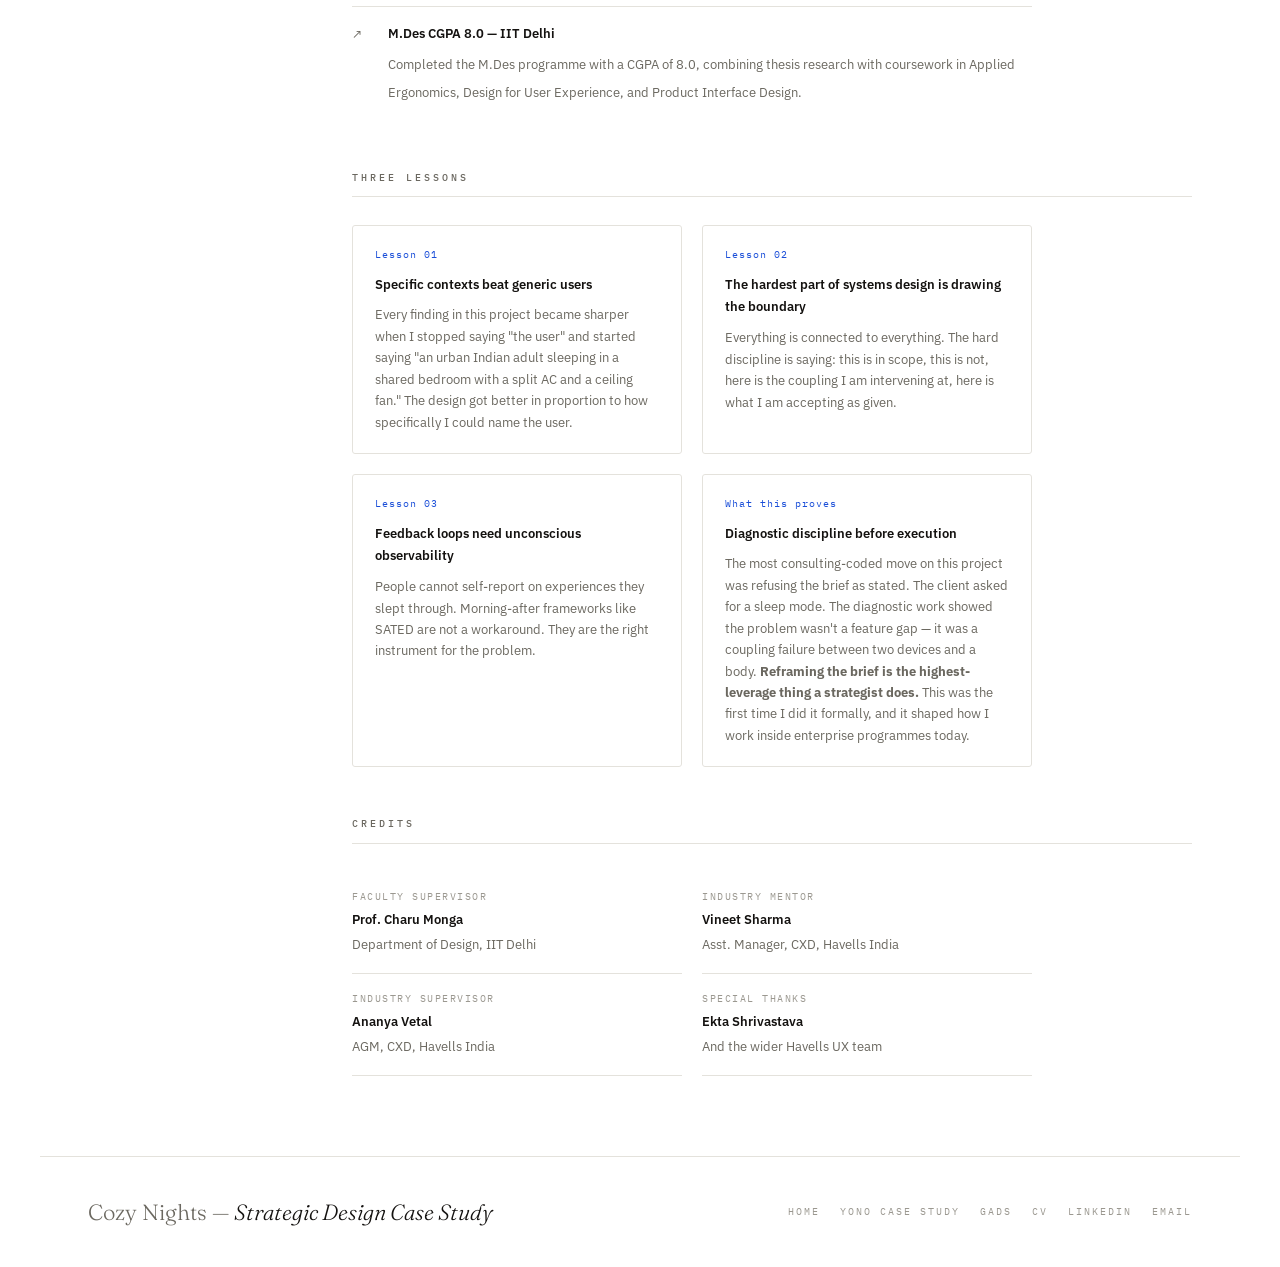
<file: mdes-thesis.html>
<!DOCTYPE html>
<html lang="en">
<head>
<meta charset="UTF-8">
<meta name="viewport" content="width=device-width, initial-scale=1.0">
<title>Cozy Nights — Strategic Design Case Study · Mohit Ahirwar</title>
<meta name="description" content="Cozy Nights — a strategic design intervention reframing a feature request as a systems problem. Built into the Havells Sync app. M.Des thesis, IIT Delhi 2023, by Mohit Ahirwar.">
<meta property="og:type" content="article">
<meta property="og:url" content="https://ahirwarmohit.github.io/mdes-thesis.html">
<meta property="og:title" content="Cozy Nights — Strategic Design Case Study · Mohit Ahirwar">
<meta property="og:description" content="A systems reframe that produced an 18% energy saving and a more humane sleep experience. M.Des thesis with Havells India, 2023.">
<meta property="og:image" content="https://ahirwarmohit.github.io/assets/og-image.png">
<meta name="twitter:card" content="summary_large_image">
<link rel="icon" type="image/svg+xml" href="assets/favicon.svg">
<link rel="alternate icon" href="assets/favicon.ico">
<link href="https://fonts.googleapis.com/css2?family=Fraunces:ital,opsz,wght@0,9..144,300;0,9..144,400;0,9..144,600;1,9..144,300;1,9..144,400&family=IBM+Plex+Sans:ital,wght@0,300;0,400;0,500;0,600;1,300;1,400&family=IBM+Plex+Mono:wght@300;400;500&display=swap" rel="stylesheet">
<style>
:root{
  --white:#ffffff;--paper:#fafaf8;--bone:#f3f2ef;
  --rule:#e4e2dc;--rule2:#d0cec7;
  --ink-3:#9b9890;--ink-2:#6b6860;--ink-1:#2e2c28;--ink:#141210;
  --blue:#1a4ed8;--blue-bg:#eef2fd;--blue-bd:#c7d4f8;
  --fs-xs:11px;--fs-sm:13px;--fs-base:15px;--fs-md:17px;--fs-lg:22px;--lh:1.75;--r:3px;
}
*,*::before,*::after{margin:0;padding:0;box-sizing:border-box;}
html{scroll-behavior:smooth;font-size:16px;}
body{font-family:'IBM Plex Sans',sans-serif;background:var(--white);color:var(--ink);line-height:var(--lh);-webkit-font-smoothing:antialiased;animation:pageFadeIn .4s ease both;}
@keyframes pageFadeIn{from{opacity:0;transform:translateY(8px)}to{opacity:1;transform:translateY(0)}}
#progress{position:fixed;top:0;left:0;height:2px;background:var(--blue);z-index:200;width:0%;transition:width .1s linear;}

/* NAV */
nav{position:fixed;top:0;left:0;right:0;z-index:100;background:rgba(255,255,255,.92);backdrop-filter:blur(12px);border-bottom:1px solid var(--rule);height:56px;display:flex;align-items:center;justify-content:space-between;padding:0 48px;}
.nav-id{display:flex;align-items:center;gap:12px;text-decoration:none;}
.nav-dot{width:8px;height:8px;background:var(--blue);border-radius:50%;}
.nav-name{font-family:'IBM Plex Mono',monospace;font-size:var(--fs-xs);letter-spacing:2px;text-transform:uppercase;color:var(--ink-1);font-weight:500;}
.nav-links{display:flex;gap:28px;list-style:none;}
.nav-links a{font-size:var(--fs-xs);font-weight:500;letter-spacing:.5px;color:var(--ink-2);text-decoration:none;transition:color .15s;}
.nav-links a:hover,.nav-links a.active{color:var(--blue);}
.nav-tag{font-family:'IBM Plex Mono',monospace;font-size:var(--fs-xs);color:var(--ink-3);letter-spacing:1px;}
.hamburger{display:none;flex-direction:column;gap:5px;cursor:pointer;padding:8px;border:1px solid var(--rule);border-radius:var(--r);background:transparent;transition:border-color .15s;}
.hamburger:hover{border-color:var(--blue);}
.hamburger span{width:18px;height:1.5px;background:var(--ink-2);display:block;transition:transform .25s ease,opacity .25s;}
.hamburger.open span:nth-child(1){transform:translateY(6.5px) rotate(45deg);}
.hamburger.open span:nth-child(2){opacity:0;transform:scaleX(0);}
.hamburger.open span:nth-child(3){transform:translateY(-6.5px) rotate(-45deg);}
.mobile-menu{display:none;position:fixed;top:56px;left:0;right:0;bottom:0;background:rgba(255,255,255,.98);backdrop-filter:blur(20px);z-index:99;padding:32px 24px;flex-direction:column;gap:4px;overflow-y:auto;opacity:0;transform:translateY(-8px);transition:opacity .25s ease,transform .25s ease;pointer-events:none;}
.mobile-menu.open{opacity:1;transform:translateY(0);pointer-events:all;}
.mobile-menu a{font-size:20px;font-family:'Fraunces',serif;font-weight:300;color:var(--ink-1);text-decoration:none;padding:14px 0;border-bottom:1px solid var(--rule);display:block;transition:color .15s;}
.mobile-menu a:hover{color:var(--blue);}
.mobile-menu a:last-of-type{border-bottom:none;}
.mm-foot{margin-top:32px;display:flex;gap:10px;}
.nbtn{font-family:'IBM Plex Mono',monospace;font-size:10px;letter-spacing:1.5px;text-transform:uppercase;font-weight:500;padding:7px 14px;border-radius:var(--r);text-decoration:none;transition:all .15s;display:inline-flex;align-items:center;gap:6px;}
.nbtn.o{border:1px solid var(--rule2);color:var(--ink-2);}
.nbtn.o:hover{border-color:var(--blue);color:var(--blue);background:var(--blue-bg);}
.nbtn.s{background:var(--blue);color:white;border:1px solid var(--blue);}
.nbtn.s:hover{background:#1640b8;}

/* COVER */
.cover{padding:120px 48px 80px;border-bottom:1px solid var(--rule);max-width:1200px;margin:0 auto;}
.cover-eyebrow{display:flex;align-items:center;gap:10px;margin-bottom:32px;flex-wrap:wrap;}
.eyebrow-tag{font-family:'IBM Plex Mono',monospace;font-size:var(--fs-xs);letter-spacing:2px;text-transform:uppercase;color:var(--blue);font-weight:500;}
.eyebrow-sep{width:1px;height:12px;background:var(--rule2);}
.eyebrow-secondary{font-family:'IBM Plex Mono',monospace;font-size:var(--fs-xs);letter-spacing:1px;color:var(--ink-3);}
.cover h1{font-family:'Fraunces',serif;font-size:clamp(44px,6.5vw,88px);font-weight:300;line-height:1.0;letter-spacing:-2px;color:var(--ink);margin-bottom:8px;}
.cover h1 em{font-style:italic;color:var(--blue);}
.cover-sub{font-size:var(--fs-md);color:var(--ink-2);font-weight:300;max-width:600px;margin-top:20px;line-height:1.65;}
.cover-meta{margin-top:56px;padding-top:32px;border-top:1px solid var(--rule);display:grid;grid-template-columns:repeat(4,1fr);gap:0;}
.meta-cell{padding:0 32px 0 0;border-right:1px solid var(--rule);}
.meta-cell:last-child{border-right:none;}
.meta-cell:first-child{padding-left:0;}
.meta-label{font-family:'IBM Plex Mono',monospace;font-size:10px;letter-spacing:2px;text-transform:uppercase;color:var(--ink-3);display:block;margin-bottom:6px;}
.meta-value{font-size:var(--fs-sm);font-weight:500;color:var(--ink-1);line-height:1.4;}

/* STATS STRIP */
.stats-strip{margin-top:40px;display:grid;grid-template-columns:repeat(3,1fr);gap:0;border:1px solid var(--rule);border-radius:var(--r);overflow:hidden;max-width:560px;}
.stat-cell{padding:20px 24px;border-right:1px solid var(--rule);background:var(--paper);}
.stat-cell:last-child{border-right:none;}
.stat-num{font-family:'Fraunces',serif;font-size:38px;font-weight:300;color:var(--ink);line-height:1;margin-bottom:6px;}
.stat-label{font-family:'IBM Plex Mono',monospace;font-size:10px;letter-spacing:1.5px;text-transform:uppercase;color:var(--ink-3);}

/* LAYOUT */
.page-body{max-width:1200px;margin:0 auto;}
.section{padding:80px 48px;border-bottom:1px solid var(--rule);}
.section:last-of-type{border-bottom:none;}
.section-inner{display:grid;grid-template-columns:200px 1fr;gap:64px;align-items:start;}
.section-aside{position:sticky;top:72px;}
.section-num{font-family:'IBM Plex Mono',monospace;font-size:10px;letter-spacing:3px;text-transform:uppercase;color:var(--blue);display:block;margin-bottom:8px;font-weight:500;}
.section-title-aside{font-family:'Fraunces',serif;font-size:15px;font-weight:400;color:var(--ink-2);line-height:1.4;}
.section-content h2{font-family:'Fraunces',serif;font-size:clamp(28px,3.5vw,42px);font-weight:300;line-height:1.15;color:var(--ink);margin-bottom:28px;letter-spacing:-.5px;}
.section-content h2 em{font-style:italic;color:var(--blue);}
.section-content h3{font-family:'IBM Plex Mono',monospace;font-size:10px;letter-spacing:3px;text-transform:uppercase;color:var(--ink-2);font-weight:500;margin-top:48px;margin-bottom:18px;padding-bottom:10px;border-bottom:1px solid var(--rule);}
.section-content p{font-size:var(--fs-base);color:var(--ink-2);line-height:1.82;margin-bottom:18px;max-width:680px;}
.section-content p strong{color:var(--ink);font-weight:600;}

/* CALLOUT */
.callout{background:var(--blue-bg);border:1px solid var(--blue-bd);border-left:3px solid var(--blue);padding:20px 24px;margin:28px 0;max-width:680px;border-radius:0 var(--r) var(--r) 0;}
.callout p{font-family:'Fraunces',serif;font-size:var(--fs-md);font-style:italic;font-weight:300;color:var(--blue);margin:0;line-height:1.6;max-width:none;}
.highlight-box{background:var(--paper);border:1px solid var(--rule2);border-left:3px solid var(--ink);padding:20px 24px;margin:28px 0;max-width:680px;border-radius:0 var(--r) var(--r) 0;}
.highlight-box p{font-size:var(--fs-base);color:var(--ink-1);margin:0;max-width:none;line-height:1.7;}

/* SURVEY ROW */
.survey-row{display:grid;grid-template-columns:repeat(3,1fr);gap:1px;background:var(--rule);border:1px solid var(--rule);border-radius:var(--r);overflow:hidden;margin:28px 0;max-width:680px;}
.sv-cell{background:var(--blue-bg);padding:20px 18px;}
.sv-num{font-family:'Fraunces',serif;font-size:32px;font-weight:300;color:var(--blue);line-height:1;margin-bottom:6px;}
.sv-label{font-size:var(--fs-sm);color:var(--ink-2);line-height:1.5;}

/* PRINCIPLE GRID */
.principle-grid{display:grid;grid-template-columns:repeat(3,1fr);gap:1px;background:var(--rule);border:1px solid var(--rule);border-radius:var(--r);overflow:hidden;margin-top:28px;}
.pr-card{background:var(--white);padding:24px 22px;transition:background .2s;}
.pr-card:hover{background:var(--paper);}
.pr-idx{font-family:'IBM Plex Mono',monospace;font-size:10px;color:var(--ink-3);letter-spacing:1px;margin-bottom:12px;}
.pr-title{font-size:var(--fs-sm);font-weight:600;color:var(--ink);margin-bottom:8px;}
.pr-desc{font-size:var(--fs-sm);color:var(--ink-2);line-height:1.6;}

/* LAYER CARDS */
.layer-stack{display:flex;flex-direction:column;gap:1px;background:var(--rule);border:1px solid var(--rule);border-radius:var(--r);overflow:hidden;margin-top:28px;max-width:680px;}
.layer-card{background:var(--white);padding:20px 24px;display:grid;grid-template-columns:80px 1fr;gap:20px;align-items:start;transition:background .2s;}
.layer-card:hover{background:var(--paper);}
.layer-label{font-family:'IBM Plex Mono',monospace;font-size:10px;letter-spacing:1.5px;text-transform:uppercase;color:var(--blue);display:block;margin-bottom:6px;font-weight:500;}
.layer-name{font-size:var(--fs-sm);font-weight:600;color:var(--ink);}
.layer-desc{font-size:var(--fs-sm);color:var(--ink-2);line-height:1.65;}

/* IMPACT ROWS */
.impact-rows{margin-top:28px;max-width:680px;}
.impact-row{display:grid;grid-template-columns:20px 1fr;gap:16px;padding:16px 0;border-bottom:1px solid var(--rule);align-items:start;}
.impact-row:last-child{border-bottom:none;}
.impact-arrow{font-size:14px;color:var(--blue);padding-top:2px;}
.impact-row strong{display:block;font-size:var(--fs-sm);font-weight:600;color:var(--ink);margin-bottom:3px;}
.impact-row span{font-size:var(--fs-sm);color:var(--ink-2);line-height:1.6;}

/* PULL QUOTE */
.pull-quote{font-family:'Fraunces',serif;font-size:clamp(20px,2.8vw,30px);font-weight:300;font-style:italic;color:var(--ink-1);line-height:1.4;padding:40px 0;border-top:1px solid var(--rule2);border-bottom:1px solid var(--rule2);margin:48px 0;max-width:680px;}
.pull-quote em{color:var(--blue);font-style:normal;}

/* LESSON GRID */
.lesson-grid{display:grid;grid-template-columns:1fr 1fr;gap:20px;margin-top:28px;max-width:680px;}
.lesson-card{border:1px solid var(--rule);border-radius:var(--r);padding:20px 22px;}
.lesson-n{font-family:'IBM Plex Mono',monospace;font-size:10px;color:var(--blue);letter-spacing:1px;margin-bottom:10px;}
.lesson-title{font-size:var(--fs-sm);font-weight:600;color:var(--ink);margin-bottom:8px;}
.lesson-desc{font-size:var(--fs-sm);color:var(--ink-2);line-height:1.65;}

/* CREDITS */
.credits-grid{display:grid;grid-template-columns:1fr 1fr;gap:20px;margin-top:28px;max-width:680px;}
.credit-item{padding:16px 0;border-bottom:1px solid var(--rule);}
.credit-role{font-family:'IBM Plex Mono',monospace;font-size:10px;letter-spacing:1.5px;text-transform:uppercase;color:var(--ink-3);display:block;margin-bottom:4px;}
.credit-name{font-size:var(--fs-sm);font-weight:600;color:var(--ink);margin-bottom:2px;}
.credit-title{font-size:var(--fs-sm);color:var(--ink-2);}

/* BACK TO TOP */
#btt{position:fixed;bottom:28px;right:28px;width:40px;height:40px;background:var(--white);border:1px solid var(--rule2);border-radius:50%;display:flex;align-items:center;justify-content:center;cursor:pointer;opacity:0;transform:translateY(8px);transition:opacity .3s,transform .3s,border-color .15s;z-index:90;}
#btt.vis{opacity:1;transform:translateY(0);}
#btt:hover{border-color:var(--blue);}

/* FOOTER */
footer{border-top:1px solid var(--rule);padding:36px 48px;display:flex;justify-content:space-between;align-items:center;flex-wrap:wrap;gap:16px;max-width:1200px;margin:0 auto;}
.foot-left{font-family:'Fraunces',serif;font-size:var(--fs-lg);font-weight:300;color:var(--ink-2);}
.foot-left em{color:var(--ink);font-style:italic;}
.foot-links{display:flex;gap:20px;}
.foot-links a{font-family:'IBM Plex Mono',monospace;font-size:10px;letter-spacing:2px;text-transform:uppercase;color:var(--ink-3);text-decoration:none;transition:color .15s;}
.foot-links a:hover{color:var(--blue);}

/* REVEAL — enhanced with blur */
.reveal{opacity:0;transform:translateY(24px);filter:blur(2px);transition:opacity .7s cubic-bezier(0.16,1,0.3,1),transform .7s cubic-bezier(0.16,1,0.3,1),filter .7s cubic-bezier(0.16,1,0.3,1);}
.reveal.in{opacity:1;transform:translateY(0);filter:blur(0);}
.d1{transition-delay:.08s;}.d2{transition-delay:.16s;}.d3{transition-delay:.24s;}.d4{transition-delay:.32s;}

/* CURSOR */
#cur{position:fixed;top:0;left:0;width:8px;height:8px;background:var(--blue);border-radius:50%;pointer-events:none;z-index:9999;transform:translate(-50%,-50%);transition:width .22s cubic-bezier(0.16,1,0.3,1),height .22s cubic-bezier(0.16,1,0.3,1),background .2s,border .2s;will-change:transform;}
#cur.hover-state{width:36px;height:36px;background:transparent;border:1.5px solid var(--blue);}
@media(hover:none){#cur{display:none;}body{cursor:auto;}}

/* NAV dot pulse */
.nav-dot{animation:pulse 3s ease-in-out infinite;}
@keyframes pulse{0%,100%{opacity:1;transform:scale(1)}50%{opacity:.5;transform:scale(.75)}}

/* SURVEY ROW — animated stats */
.sv-num{font-family:'Fraunces',serif;font-size:clamp(32px,4vw,48px);font-weight:300;color:var(--blue);line-height:1;margin-bottom:6px;}
.sv-cell{background:var(--blue-bg);padding:24px 20px;transition:background .2s;}
.sv-cell:hover{background:#e0e9fb;}

/* LAYER CARD — visual enhancement */
.layer-card{background:var(--white);padding:20px 24px;display:grid;grid-template-columns:80px 1fr;gap:20px;align-items:start;transition:background .2s,transform .2s;}
.layer-card:hover{background:var(--paper);transform:translateX(4px);}
.layer-label{font-family:'IBM Plex Mono',monospace;font-size:10px;letter-spacing:1.5px;text-transform:uppercase;color:var(--blue);display:block;margin-bottom:6px;font-weight:500;}
.layer-num-bg{font-family:'Fraunces',serif;font-size:64px;font-weight:300;color:var(--bone);line-height:1;letter-spacing:-2px;margin-top:-8px;}

/* LESSON CARD enhancement */
.lesson-card{border:1px solid var(--rule);border-radius:var(--r);padding:20px 22px;transition:border-color .2s,transform .2s,box-shadow .2s;}
.lesson-card:hover{border-color:var(--blue-bd);transform:translateY(-2px);box-shadow:0 8px 24px rgba(0,0,0,0.06);}

/* Pull quote enhancement */
.pull-quote{font-family:'Fraunces',serif;font-size:clamp(20px,2.8vw,30px);font-weight:300;font-style:italic;color:var(--ink-1);line-height:1.4;padding:40px 0;border-top:1px solid var(--rule2);border-bottom:1px solid var(--rule2);margin:48px 0;max-width:680px;transition:color .3s;}
.pull-quote:hover{color:var(--ink);}
.pull-quote em{color:var(--blue);font-style:normal;}

/* RESPONSIVE */
@media(max-width:1000px){
  nav{padding:0 20px;}
  .nav-links,.nav-tag{display:none;}
  .hamburger{display:flex;}
  .mobile-menu{display:flex;}
}
@media(max-width:900px){
  .cover,.section{padding-left:20px;padding-right:20px;}
  .cover{padding-top:88px;}
  .cover-meta{grid-template-columns:repeat(2,1fr);gap:24px;}
  .meta-cell{border-right:none;padding:0;}
  .stats-strip{grid-template-columns:1fr;max-width:100%;}
  .stat-cell{border-right:none;border-bottom:1px solid var(--rule);}
  .stat-cell:last-child{border-bottom:none;}
  .section-inner{grid-template-columns:1fr;gap:24px;}
  .section-aside{position:static;}
  .principle-grid{grid-template-columns:1fr;}
  .survey-row{grid-template-columns:1fr;}
  .lesson-grid{grid-template-columns:1fr;}
  .credits-grid{grid-template-columns:1fr;}
  .layer-card{grid-template-columns:1fr;}
  footer{padding:28px 20px;}
}
@media(max-width:480px){
  .cover-meta{grid-template-columns:1fr;gap:20px;}
}
</style>
</head>
<body>

<div id="cur" aria-hidden="true"></div>
<div id="progress" role="progressbar" aria-valuenow="0" aria-valuemin="0" aria-valuemax="100" aria-label="Page scroll progress"></div>

<nav role="navigation" aria-label="Main navigation">
  <a href="index.html" class="nav-id" aria-label="Mohit Ahirwar — home">
    <div class="nav-dot" aria-hidden="true"></div>
    <span class="nav-name">Mohit</span>
  </a>
  <ul class="nav-links" role="list">
    <li><a href="#context">Context</a></li>
    <li><a href="#problem">Problem</a></li>
    <li><a href="#research">Research</a></li>
    <li><a href="#system">System</a></li>
    <li><a href="#interface">Interface</a></li>
    <li><a href="#reflection">Reflection</a></li>
  </ul>
  <span class="nav-tag">M.Des Thesis · IIT Delhi</span>
  <button class="hamburger" id="hamburger" aria-label="Open menu" aria-expanded="false" aria-controls="mobile-menu">
    <span></span><span></span><span></span>
  </button>
</nav>

<nav class="mobile-menu" id="mobile-menu" aria-label="Mobile navigation">
  <a href="index.html">← Back to Portfolio</a>
  <a href="#context">Context</a>
  <a href="#problem">Problem</a>
  <a href="#research">Research</a>
  <a href="#system">System</a>
  <a href="#interface">Interface</a>
  <a href="#reflection">Reflection</a>
  <div class="mm-foot">
    <a href="cv.html" class="nbtn o">View CV</a>
    <a href="mailto:mohitahirwar7@gmail.com" class="nbtn s">Email</a>
  </div>
</nav>

<main>
<div class="page-body">

<!-- COVER -->
<div class="cover reveal" aria-labelledby="cover-h1">
  <div class="cover-eyebrow">
    <span class="eyebrow-tag">M.Des Thesis · IIT Delhi</span>
    <div class="eyebrow-sep" aria-hidden="true"></div>
    <span class="eyebrow-secondary">Industry Collaboration · Havells India · 2023</span>
  </div>
  <h1 id="cover-h1">Cozy<br><em>Nights</em></h1>
  <p class="cover-sub"><strong>A feature ask reframed as a systems problem.</strong> The brief was a sleep mode for an AC. The solution was a four-layer intelligence architecture inside the Havells Sync smart home app — saving roughly 18% on energy at equivalent comfort, while reducing night-time wake-ups.</p>
  <div class="cover-meta" role="list" aria-label="Project metadata">
    <div class="meta-cell" role="listitem">
      <span class="meta-label">Degree</span>
      <span class="meta-value">M.Des — Industrial Design</span>
    </div>
    <div class="meta-cell" role="listitem">
      <span class="meta-label">Institution</span>
      <span class="meta-value">IIT Delhi</span>
    </div>
    <div class="meta-cell" role="listitem">
      <span class="meta-label">Duration</span>
      <span class="meta-value">5 months · 2023</span>
    </div>
    <div class="meta-cell" role="listitem">
      <span class="meta-label">Faculty Advisor</span>
      <span class="meta-value">Prof. Charu Monga</span>
    </div>
  </div>
  <div class="stats-strip" role="list" aria-label="Research metrics">
    <div class="stat-cell" role="listitem">
      <div class="stat-num">63</div>
      <div class="stat-label">Survey Respondents</div>
    </div>
    <div class="stat-cell" role="listitem">
      <div class="stat-num">16</div>
      <div class="stat-label">Pilot Interviews</div>
    </div>
    <div class="stat-cell" role="listitem">
      <div class="stat-num">2</div>
      <div class="stat-label">Prototype Iterations</div>
    </div>
  </div>
</div>

<!-- 01 CONTEXT -->
<section class="section" id="context" aria-labelledby="context-h2">
  <div class="section-inner">
    <div class="section-aside reveal">
      <span class="section-num" aria-hidden="true">01</span>
      <span class="section-title-aside">Context &amp; Role</span>
    </div>
    <div class="section-content">
      <h2 class="reveal" id="context-h2">The short<br><em>version</em></h2>
      <p class="reveal">Havells's brief was straightforward: design a sleep mode for the Havells Sync smart home app. <strong>I returned with a different problem.</strong> 62% of urban Indians wake up at least once during the night because the AC setpoint they chose before bed no longer matches their body temperature at 3 AM. 92% of them run a fan alongside the AC. 65% of them worry about what this is doing to their electricity bill. The feature ask was real, but it was the symptom of a deeper systems problem.</p>
      <p class="reveal">I designed a feature called <strong>Intellisleep</strong>, inside the Havells Sync app, that couples the AC and fan to maintain perceived thermal comfort through the night, learns from user behaviour over time, and closes its own feedback loop through a morning sleep-quality check-in. It lets people run their AC at 27 degrees with a fan and still feel like 24, saving roughly 18% on electricity while reducing night-time wake-ups.</p>
      <p class="reveal"><strong>The actual contribution is not the app feature. It is the systems reframe that produced it</strong> — and the diagnostic discipline of refusing to ship the brief as written when the brief was solving the wrong problem.</p>
      <h3 class="reveal">My role</h3>
      <p class="reveal">I was the sole designer on this project, working end to end from research to final prototype — literature review across 80+ papers, 16 stakeholder interviews, a 63-person user survey, competitive analysis of 9 smart home energy products, concept development across four distinct directions, full system architecture, and two iterations of the Havells Sync app feature.</p>
      <h3 class="reveal">Collaboration</h3>
      <p class="reveal">I worked within the Havells CXD team, reporting to <strong>Ananya Vetal</strong> (AGM, CXD) and mentored by <strong>Vineet Sharma</strong> (Asst. Manager, CXD). The Havells engineering team validated technical feasibility. Senior designers at Havells will carry the work forward into production.</p>
      <div class="callout reveal">
        <p>Solution must be software-only, working with Havells' existing connected devices — integrated into the Havells Sync app architecture, respecting the Indian electricity-cost context.</p>
      </div>
    </div>
  </div>
</section>

<!-- 02 THE PROBLEM -->
<section class="section" id="problem" aria-labelledby="problem-h2">
  <div class="section-inner">
    <div class="section-aside reveal">
      <span class="section-num" aria-hidden="true">02</span>
      <span class="section-title-aside">The Problem</span>
    </div>
    <div class="section-content">
      <h2 class="reveal" id="problem-h2">Why sleep breaks<br><em>at 3 AM</em></h2>
      <p class="reveal">Most AC "sleep modes" today work like a simple timer. Every hour or two, the AC raises the setpoint by half a degree. This is a rough approximation of something real, but it misses the underlying physiology.</p>
      <p class="reveal">When you set your AC to 22 degrees at 11 PM, you have just eaten dinner. Your body is warm, digestion is active, and 22 degrees feels right. By 3 AM, digestion is complete, your metabolic rate has dropped, and your core body temperature has fallen as part of your circadian rhythm. The room is still at 22 degrees. Your body is not. The gap between them is why you wake up shivering, reach for a blanket, or stumble to the AC to change the setting.</p>
      <p class="reveal">Existing sleep modes cannot solve this because <strong>they don't model the body. They model the clock.</strong></p>
      <p class="reveal">And there is a second problem stacked on top. Indian households are acutely cost-conscious about AC usage. The common workaround is that someone in the family wakes up at 2 AM to switch the AC off entirely. One person's sleep is sacrificed to protect the electricity bill. Every night. The same person, usually.</p>
      <div class="highlight-box reveal">
        <p><strong>Two problems, one system:</strong> Devices operate on a fixed setpoint while bodies operate on a shifting circadian curve. And users cannot manually intervene during the night without sacrificing the very sleep the system is supposed to preserve.</p>
      </div>
    </div>
  </div>
</section>

<!-- 03 RESEARCH -->
<section class="section" id="research" aria-labelledby="research-h2">
  <div class="section-inner">
    <div class="section-aside reveal">
      <span class="section-num" aria-hidden="true">03</span>
      <span class="section-title-aside">Research</span>
    </div>
    <div class="section-content">
      <h2 class="reveal" id="research-h2">What the<br><em>data told us</em></h2>
      <h3 class="reveal">Stakeholder interviews — 16 participants</h3>
      <p class="reveal">The original project brief was about energy monitoring. Interviews with engineering, sales, and marketing leads at Havells surfaced something different: the most universally painful HVAC problem is not daytime comfort. It is sleep. That pivot shaped the rest of the project.</p>
      <h3 class="reveal">User survey — 63 respondents, Delhi NCR</h3>
      <div class="survey-row reveal" role="list">
        <div class="sv-cell" role="listitem">
          <div class="sv-num" data-val="62" data-suf="%">62%</div>
          <div class="sv-label">woke up at least once during the night</div>
        </div>
        <div class="sv-cell" role="listitem">
          <div class="sv-num" data-val="92" data-suf="%">92%</div>
          <div class="sv-label">used a fan and AC in combination</div>
        </div>
        <div class="sv-cell" role="listitem">
          <div class="sv-num" data-val="65" data-suf="%">65%</div>
          <div class="sv-label">reported cost anxiety around AC + fan use</div>
        </div>
      </div>
      <h3 class="reveal">Literature — three load-bearing citations</h3>
      <div class="impact-rows reveal">
        <div class="impact-row">
          <span class="impact-arrow" aria-hidden="true">→</span>
          <div>
            <strong>India Cooling Action Plan (ICAP, 2022)</strong>
            <span>Only 8% of Indian households own an AC today. That number is expected to cross 40% within 20 years — making the thermal comfort problem a national-scale design opportunity.</span>
          </div>
        </div>
        <div class="impact-row">
          <span class="impact-arrow" aria-hidden="true">→</span>
          <div>
            <strong>Bureau of Energy Efficiency "AC @ 24" Campaign</strong>
            <span>Every 1°C increase in AC setpoint saves approximately 6% on electricity. The system uses this to quantify the value of the coupled AC + fan approach.</span>
          </div>
        </div>
        <div class="impact-row">
          <span class="impact-arrow" aria-hidden="true">→</span>
          <div>
            <strong>TERI energy savings data</strong>
            <span>An AC at 27°C with a ceiling fan produces perceived comfort equivalent to 24°C, because the fan creates evaporative cooling on the skin. Combined savings: roughly 18%. This was the insight that made the intervention possible — the AC and fan were already in the room. They just weren't talking to each other.</span>
          </div>
        </div>
      </div>
    </div>
  </div>
</section>

<!-- 04 THE REFRAME -->
<section class="section" id="system" aria-labelledby="system-h2">
  <div class="section-inner">
    <div class="section-aside reveal">
      <span class="section-num" aria-hidden="true">04</span>
      <span class="section-title-aside">The Reframe &amp; System</span>
    </div>
    <div class="section-content">
      <h2 class="reveal" id="system-h2">From feature<br><em>to system</em></h2>
      <p class="reveal">I kept getting stuck trying to design a better AC remote. The shift happened when I stopped looking at the AC and the user in isolation, and started looking at the three subsystems that produce the sleep experience.</p>
      <div class="principle-grid reveal" role="list">
        <div class="pr-card" role="listitem">
          <div class="pr-idx">Subsystem 01</div>
          <div class="pr-title">Physiological</div>
          <div class="pr-desc">Circadian rhythms, sleep stage architecture, REM sensitivity to thermal disruption. The body is doing what bodies do — on a predictable schedule.</div>
        </div>
        <div class="pr-card" role="listitem">
          <div class="pr-idx">Subsystem 02</div>
          <div class="pr-title">Thermodynamic</div>
          <div class="pr-desc">The room as a thermal volume, the AC as a heat pump, the fan as an evaporative cooling aid. Each doing its job — but not coordinated.</div>
        </div>
        <div class="pr-card" role="listitem">
          <div class="pr-idx">Subsystem 03</div>
          <div class="pr-title">Behavioural</div>
          <div class="pr-desc">Electricity-cost anxiety, household negotiation, Indian domestic sleep practices. Rational individual decisions producing irrational system-level outcomes.</div>
        </div>
      </div>
      <div class="callout reveal" style="margin-top:36px;">
        <p>No single subsystem is broken. The disruption emerges from the fact that they are not coupled. The design question stopped being "how do we design a better AC interface?" and became: "how do we introduce dynamic coupling across subsystems using hardware that is already in the home?"</p>
      </div>
      <h3 class="reveal">Intellisleep — four layers</h3>
      <div class="layer-stack reveal" role="list">
        <div class="layer-card" role="listitem">
          <div>
            <span class="layer-label">Layer 01</span>
            <div class="layer-num-bg" aria-hidden="true">01</div>
            <div class="layer-name">Sensing</div>
          </div>
          <div class="layer-desc">The AC and fan discovered and paired over Bluetooth — using the BLE module already in these devices but sitting idle after first-time setup. The room becomes instrumented.</div>
        </div>
        <div class="layer-card" role="listitem">
          <div>
            <span class="layer-label">Layer 02</span>
            <div class="layer-num-bg" aria-hidden="true">02</div>
            <div class="layer-name">Actuation</div>
          </div>
          <div class="layer-desc">The AC handles thermal load. The fan handles perceived temperature through airflow. Running in coupled mode, they deliver 24°C comfort at the energy cost of 27°C operation.</div>
        </div>
        <div class="layer-card" role="listitem">
          <div>
            <span class="layer-label">Layer 03</span>
            <div class="layer-num-bg" aria-hidden="true">03</div>
            <div class="layer-name">Adaptation</div>
          </div>
          <div class="layer-desc">A rule-based algorithm at launch that learns the user's actual comfort profile over roughly a week. If you wake up at 3:15 AM three nights in a row and bump the temperature up, it starts pre-empting the adjustment on night four.</div>
        </div>
        <div class="layer-card" role="listitem">
          <div>
            <span class="layer-label">Layer 04</span>
            <div class="layer-num-bg" aria-hidden="true">04</div>
            <div class="layer-name">Feedback</div>
          </div>
          <div class="layer-desc">The SATED morning check-in (Satisfaction, Alertness, Timing, Efficiency, Duration) — five questions, 30 seconds. The system's only window into whether the intervention worked, since the user was unconscious during the event being optimised.</div>
        </div>
      </div>
      <div class="pull-quote reveal">
        The app is the handle. <em>The system is the architecture.</em>
      </div>
    </div>
  </div>
</section>

<!-- 05 INTERFACE -->
<section class="section" id="interface" aria-labelledby="interface-h2">
  <div class="section-inner">
    <div class="section-aside reveal">
      <span class="section-num" aria-hidden="true">05</span>
      <span class="section-title-aside">The Interface</span>
    </div>
    <div class="section-content">
      <h2 class="reveal" id="interface-h2">What the<br><em>user sees</em></h2>
      <p class="reveal">The user never sees the four layers. They see a mode on their AC's device page, or a card on the Automations screen. The first time, they name a group ("Master bedroom"), the app scans for nearby AC and fan over Bluetooth, they set a preferred comfort temperature using a dial, and they choose the time window. Every night after, it runs on its own.</p>
      <h3 class="reveal">Key interaction design decisions</h3>
      <div class="impact-rows reveal">
        <div class="impact-row">
          <span class="impact-arrow" aria-hidden="true">→</span>
          <div>
            <strong>Bluetooth auto-discovery over manual device selection</strong>
            <span>Most Havells smart devices have BLE modules that go unused after first-time pairing. Repurposing them for in-room discovery removed the painful step of scrolling through 15 devices to find the right two.</span>
          </div>
        </div>
        <div class="impact-row">
          <span class="impact-arrow" aria-hidden="true">→</span>
          <div>
            <strong>Dial-based temperature selection, not +/−</strong>
            <span>Users often don't know their preferred sleep temperature in absolute terms. The dial made it feel like a feeling, not a number.</span>
          </div>
        </div>
        <div class="impact-row">
          <span class="impact-arrow" aria-hidden="true">→</span>
          <div>
            <strong>Two discovery paths, not one</strong>
            <span>New users find it on the device page; power users find it under Automations. Both paths mapped onto the existing app structure so the feature doesn't feel bolted on.</span>
          </div>
        </div>
      </div>
      <h3 class="reveal">V1 → V2 — what changed</h3>
      <p class="reveal">V1 was too much like a toggle. Users didn't know what it was going to do. The mode card didn't read as interactive. V2 added a feedback state showing "AC and Fan linked" with a green tick, a micro-animation on the on/off transition so the state change was legible, and "how this works" hints for first-time users that disappeared after first use.</p>
      <h3 class="reveal">The "feels like" recommendation</h3>
      <p class="reveal">One finding I took to the Havells engineering team (now in their backlog): Indian users don't think in degrees. They think in whether they feel hot or cold. My recommendation was to show both the <strong>absolute temperature</strong> and the <strong>"feels like" temperature</strong> — the way weather apps do. When the AC is at 27 and the fan is on, the app would tell the user "27° · feels like 24°." This bridges the thermodynamic reality and the user's mental model, and opens a conversation about cost savings without lecturing.</p>
      <div class="highlight-box reveal">
        <p><strong>Scope note:</strong> Indian bedrooms are shared. One thermal field cannot optimise for a thin person and a heavy one, a child and a grandparent. Intellisleep reduces wake-ups for a representative sleeper — it doesn't solve the fundamental actuator mismatch in a shared room. That problem needs per-person actuation. The users still self-regulate at the last mile, through blanket thickness and one leg out.</p>
      </div>
    </div>
  </div>
</section>

<!-- 06 REFLECTION -->
<section class="section" id="reflection" aria-labelledby="reflection-h2">
  <div class="section-inner">
    <div class="section-aside reveal">
      <span class="section-num" aria-hidden="true">06</span>
      <span class="section-title-aside">Outcomes &amp; Reflection</span>
    </div>
    <div class="section-content">
      <h2 class="reveal" id="reflection-h2">What was built,<br><em>what was learned</em></h2>
      <h3 class="reveal">Handed off to Havells</h3>
      <div class="impact-rows reveal">
        <div class="impact-row">
          <span class="impact-arrow" aria-hidden="true">↗</span>
          <div>
            <strong>Complete interactive prototype — Intellisleep in Havells Sync</strong>
            <span>Full Figma prototype across both discovery paths (device page + Automations), group creation flow, Bluetooth scan state, temperature dial, and morning check-in.</span>
          </div>
        </div>
        <div class="impact-row">
          <span class="impact-arrow" aria-hidden="true">↗</span>
          <div>
            <strong>System architecture across four layers</strong>
            <span>Sensing → Actuation → Adaptation → Feedback, with the "feels like" recommendation and SATED check-in framework documented for the engineering team.</span>
          </div>
        </div>
        <div class="impact-row">
          <span class="impact-arrow" aria-hidden="true">↗</span>
          <div>
            <strong>Future scope roadmap</strong>
            <span>Per-person actuation pathways and the broader ecosystem — smart lights, curtains, air purifier — that can plug into the same Intellisleep automation architecture.</span>
          </div>
        </div>
        <div class="impact-row">
          <span class="impact-arrow" aria-hidden="true">↗</span>
          <div>
            <strong>M.Des CGPA 8.0 — IIT Delhi</strong>
            <span>Completed the M.Des programme with a CGPA of 8.0, combining thesis research with coursework in Applied Ergonomics, Design for User Experience, and Product Interface Design.</span>
          </div>
        </div>
      </div>
      <h3 class="reveal">Three lessons</h3>
      <div class="lesson-grid reveal">
        <div class="lesson-card">
          <div class="lesson-n">Lesson 01</div>
          <div class="lesson-title">Specific contexts beat generic users</div>
          <div class="lesson-desc">Every finding in this project became sharper when I stopped saying "the user" and started saying "an urban Indian adult sleeping in a shared bedroom with a split AC and a ceiling fan." The design got better in proportion to how specifically I could name the user.</div>
        </div>
        <div class="lesson-card">
          <div class="lesson-n">Lesson 02</div>
          <div class="lesson-title">The hardest part of systems design is drawing the boundary</div>
          <div class="lesson-desc">Everything is connected to everything. The hard discipline is saying: this is in scope, this is not, here is the coupling I am intervening at, here is what I am accepting as given.</div>
        </div>
        <div class="lesson-card">
          <div class="lesson-n">Lesson 03</div>
          <div class="lesson-title">Feedback loops need unconscious observability</div>
          <div class="lesson-desc">People cannot self-report on experiences they slept through. Morning-after frameworks like SATED are not a workaround. They are the right instrument for the problem.</div>
        </div>
        <div class="lesson-card">
          <div class="lesson-n">What this proves</div>
          <div class="lesson-title">Diagnostic discipline before execution</div>
          <div class="lesson-desc">The most consulting-coded move on this project was refusing the brief as stated. The client asked for a sleep mode. The diagnostic work showed the problem wasn't a feature gap — it was a coupling failure between two devices and a body. <strong>Reframing the brief is the highest-leverage thing a strategist does.</strong> This was the first time I did it formally, and it shaped how I work inside enterprise programmes today.</div>
        </div>
      </div>
      <h3 class="reveal">Credits</h3>
      <div class="credits-grid reveal">
        <div>
          <div class="credit-item">
            <span class="credit-role">Faculty Supervisor</span>
            <div class="credit-name">Prof. Charu Monga</div>
            <div class="credit-title">Department of Design, IIT Delhi</div>
          </div>
          <div class="credit-item">
            <span class="credit-role">Industry Supervisor</span>
            <div class="credit-name">Ananya Vetal</div>
            <div class="credit-title">AGM, CXD, Havells India</div>
          </div>
        </div>
        <div>
          <div class="credit-item">
            <span class="credit-role">Industry Mentor</span>
            <div class="credit-name">Vineet Sharma</div>
            <div class="credit-title">Asst. Manager, CXD, Havells India</div>
          </div>
          <div class="credit-item">
            <span class="credit-role">Special Thanks</span>
            <div class="credit-name">Ekta Shrivastava</div>
            <div class="credit-title">And the wider Havells UX team</div>
          </div>
        </div>
      </div>
    </div>
  </div>
</section>

<!-- FOOTER -->
<footer class="reveal">
  <div class="foot-left">Cozy Nights — <em>Strategic Design Case Study</em></div>
  <div class="foot-links">
    <a href="index.html">Home</a>
    <a href="yono-case-study.html">YONO Case Study</a>
    <a href="global-adaptive-design-system.html">GADS</a>
    <a href="cv.html">CV</a>
    <a href="https://www.linkedin.com/in/mohit-ahirwar/" target="_blank" rel="noopener noreferrer">LinkedIn</a>
    <a href="mailto:mohitahirwar7@gmail.com">Email</a>
  </div>
</footer>

</div>
</main>

<button id="btt" aria-label="Back to top" title="Back to top">
  <svg width="14" height="14" viewBox="0 0 14 14" fill="none" stroke="currentColor" stroke-width="1.5" stroke-linecap="round" stroke-linejoin="round" aria-hidden="true">
    <polyline points="2,9 7,4 12,9"/>
  </svg>
</button>

<script>
// Custom cursor
(function(){
  const cur=document.getElementById('cur');
  if(!cur||!window.matchMedia('(hover:hover)').matches)return;
  let cx=window.innerWidth/2,cy=window.innerHeight/2,tx=cx,ty=cy;
  document.addEventListener('mousemove',e=>{tx=e.clientX;ty=e.clientY;},{passive:true});
  (function loop(){cx+=(tx-cx)*.18;cy+=(ty-cy)*.18;cur.style.transform=`translate(${cx}px,${cy}px)`;requestAnimationFrame(loop);})();
  document.querySelectorAll('a,button').forEach(el=>{
    el.addEventListener('mouseenter',()=>cur.classList.add('hover-state'));
    el.addEventListener('mouseleave',()=>cur.classList.remove('hover-state'));
  });
})();

// Progress + back to top
window.addEventListener('scroll',()=>{
  const d=document.documentElement;const pct=d.scrollTop/(d.scrollHeight-d.clientHeight)*100;
  const prog=document.getElementById('progress');prog.style.width=pct+'%';
  prog.setAttribute('aria-valuenow',Math.round(pct));
  document.getElementById('btt').classList.toggle('vis',d.scrollTop>500);
},{passive:true});

// Scroll reveal
const io=new IntersectionObserver(entries=>{entries.forEach(e=>{if(e.isIntersecting){e.target.classList.add('in');io.unobserve(e.target);}});},{threshold:.06});
document.querySelectorAll('.reveal').forEach(el=>io.observe(el));

// Animated counters
function counter(el,target,suffix){
  const dur=1600,start=performance.now();
  (function step(now){
    const p=Math.min((now-start)/dur,1);
    const ease=1-Math.pow(1-p,4);
    const val=Number.isInteger(target)?Math.round(target*ease):(target*ease).toFixed(1);
    el.textContent=val+suffix;
    if(p<1)requestAnimationFrame(step);else el.textContent=target+suffix;
  })(start);
}
const cio=new IntersectionObserver(entries=>{
  entries.forEach(e=>{
    if(e.isIntersecting&&e.target.dataset.val){
      counter(e.target,parseFloat(e.target.dataset.val),e.target.dataset.suf||'');
      cio.unobserve(e.target);
    }
  });
},{threshold:.5});
document.querySelectorAll('[data-val]').forEach(el=>cio.observe(el));
const burger=document.getElementById('hamburger');const menu=document.getElementById('mobile-menu');
function toggleMenu(open){burger.classList.toggle('open',open);menu.classList.toggle('open',open);burger.setAttribute('aria-expanded',String(open));burger.setAttribute('aria-label',open?'Close menu':'Open menu');document.body.style.overflow=open?'hidden':'';}
burger.addEventListener('click',()=>toggleMenu(!burger.classList.contains('open')));
document.addEventListener('keydown',e=>{if(e.key==='Escape')toggleMenu(false);});
menu.querySelectorAll('a').forEach(a=>a.addEventListener('click',()=>toggleMenu(false)));
document.getElementById('btt').addEventListener('click',()=>window.scrollTo({top:0,behavior:'smooth'}));
document.querySelectorAll('a[href]').forEach(a=>{
  const h=a.getAttribute('href');
  if(h&&h.endsWith('.html')&&!h.startsWith('http')&&!h.startsWith('//')){
    a.addEventListener('click',e=>{e.preventDefault();document.body.style.opacity='0';document.body.style.transform='translateY(8px)';document.body.style.transition='opacity .25s ease,transform .25s ease';setTimeout(()=>{window.location.href=h;},260);});
  }
});
const sections=document.querySelectorAll('section[id]');const navLinks=document.querySelectorAll('.nav-links a');
window.addEventListener('scroll',()=>{let cur='';sections.forEach(s=>{if(window.scrollY>=s.offsetTop-80)cur=s.id;});navLinks.forEach(a=>a.classList.toggle('active',a.getAttribute('href')==='#'+cur));},{passive:true});
</script>
</body>
</html>
</file>
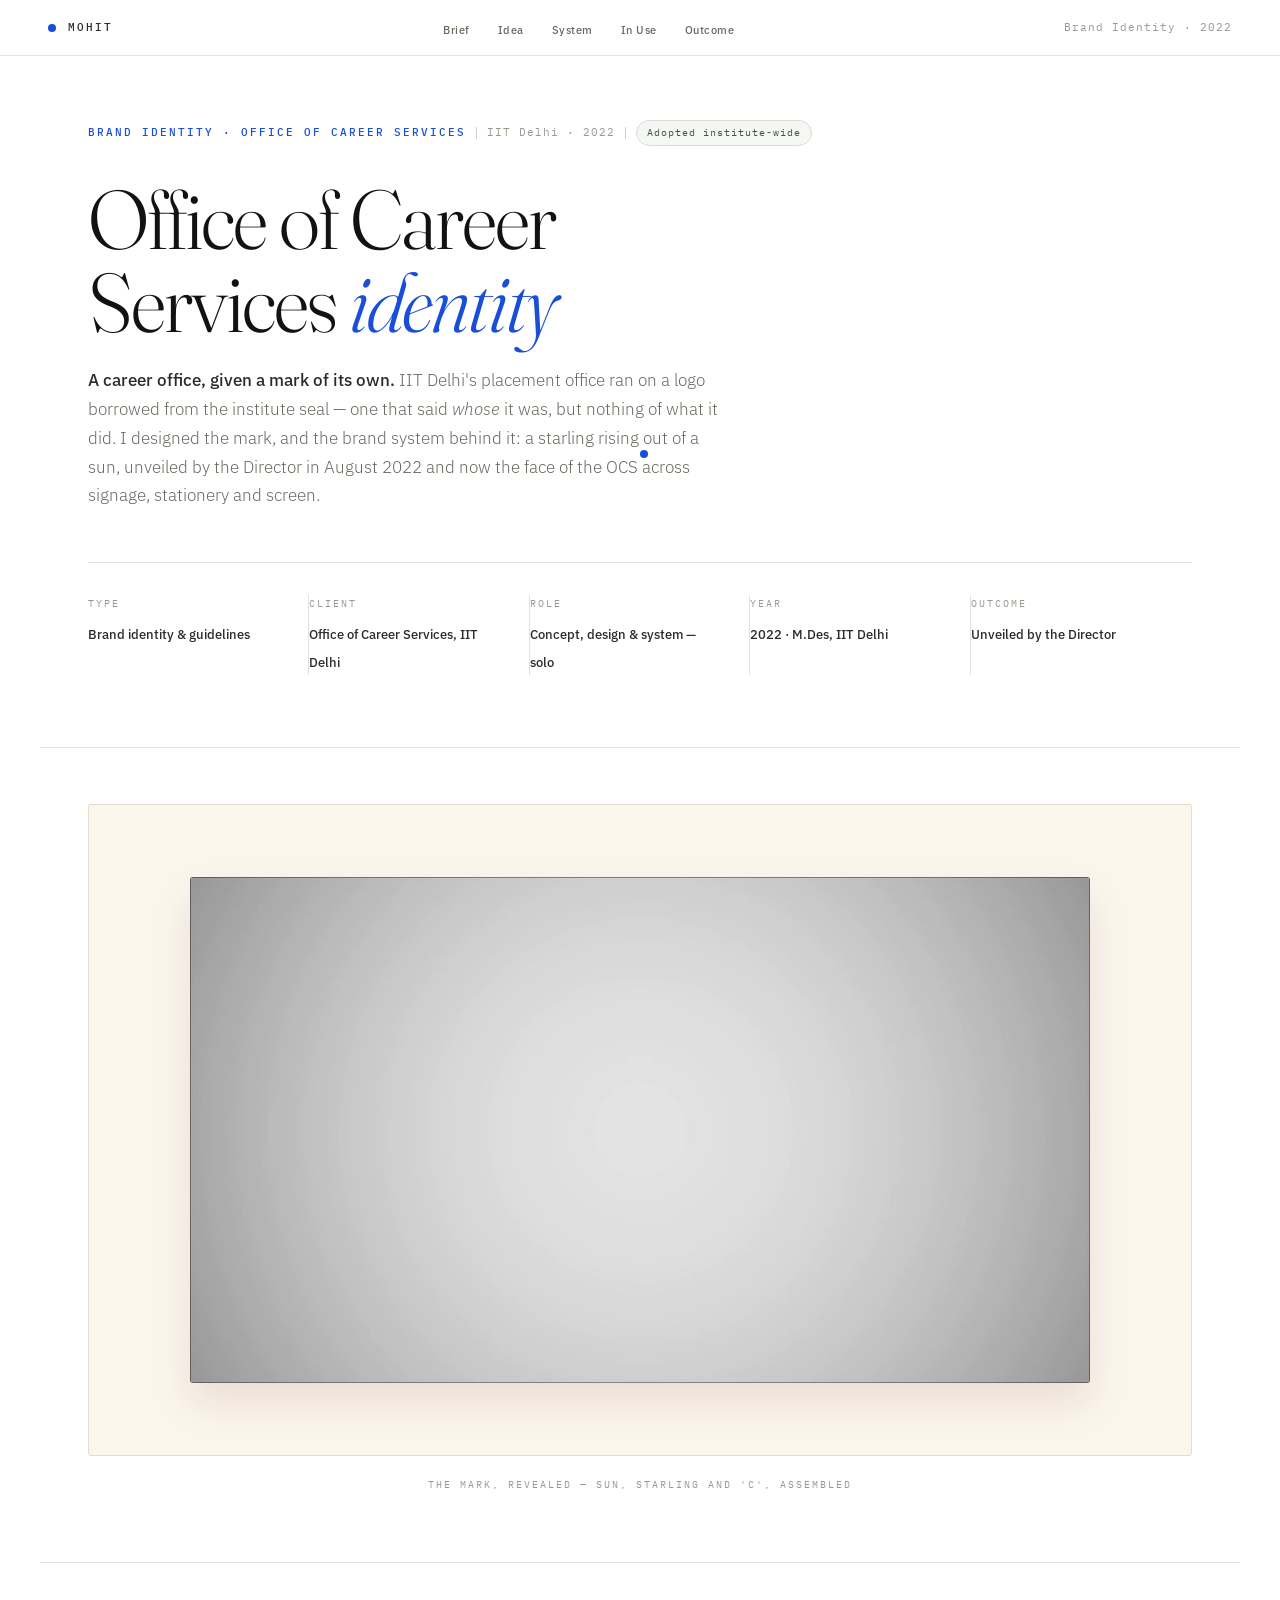
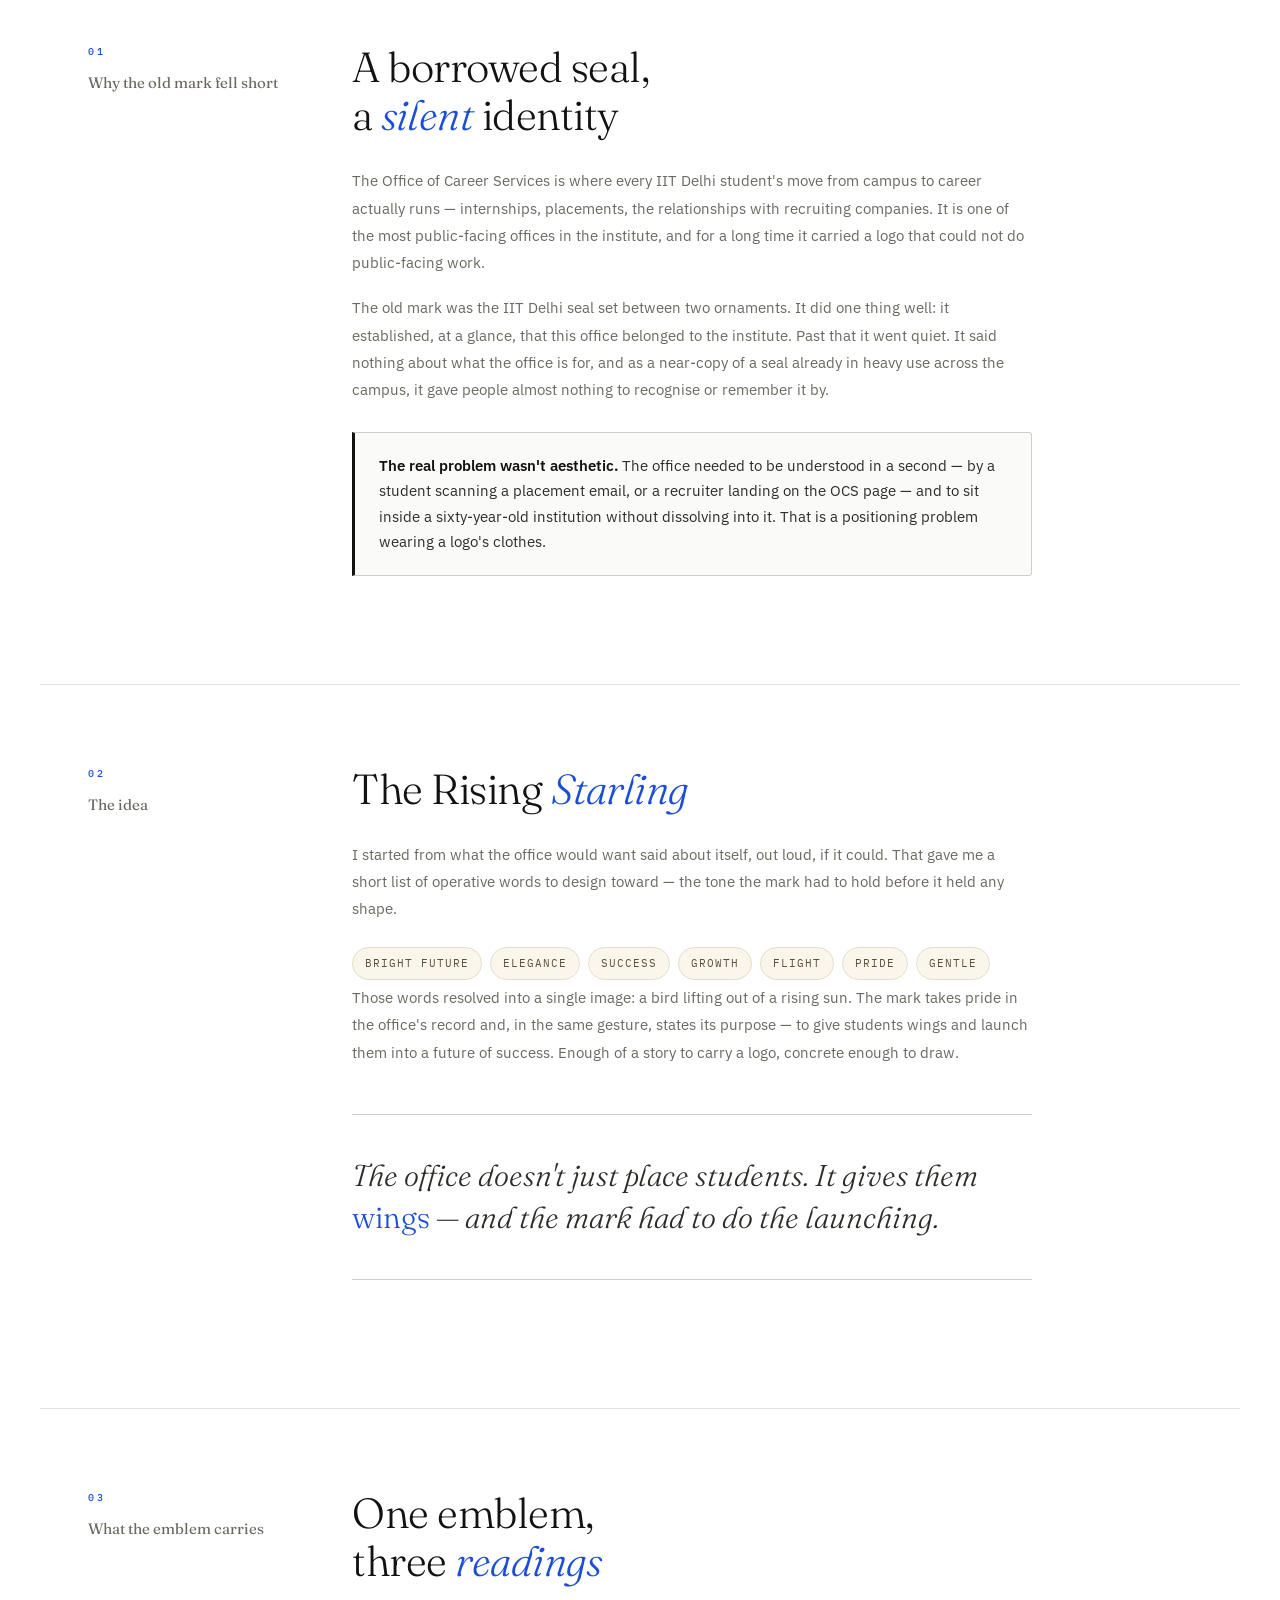
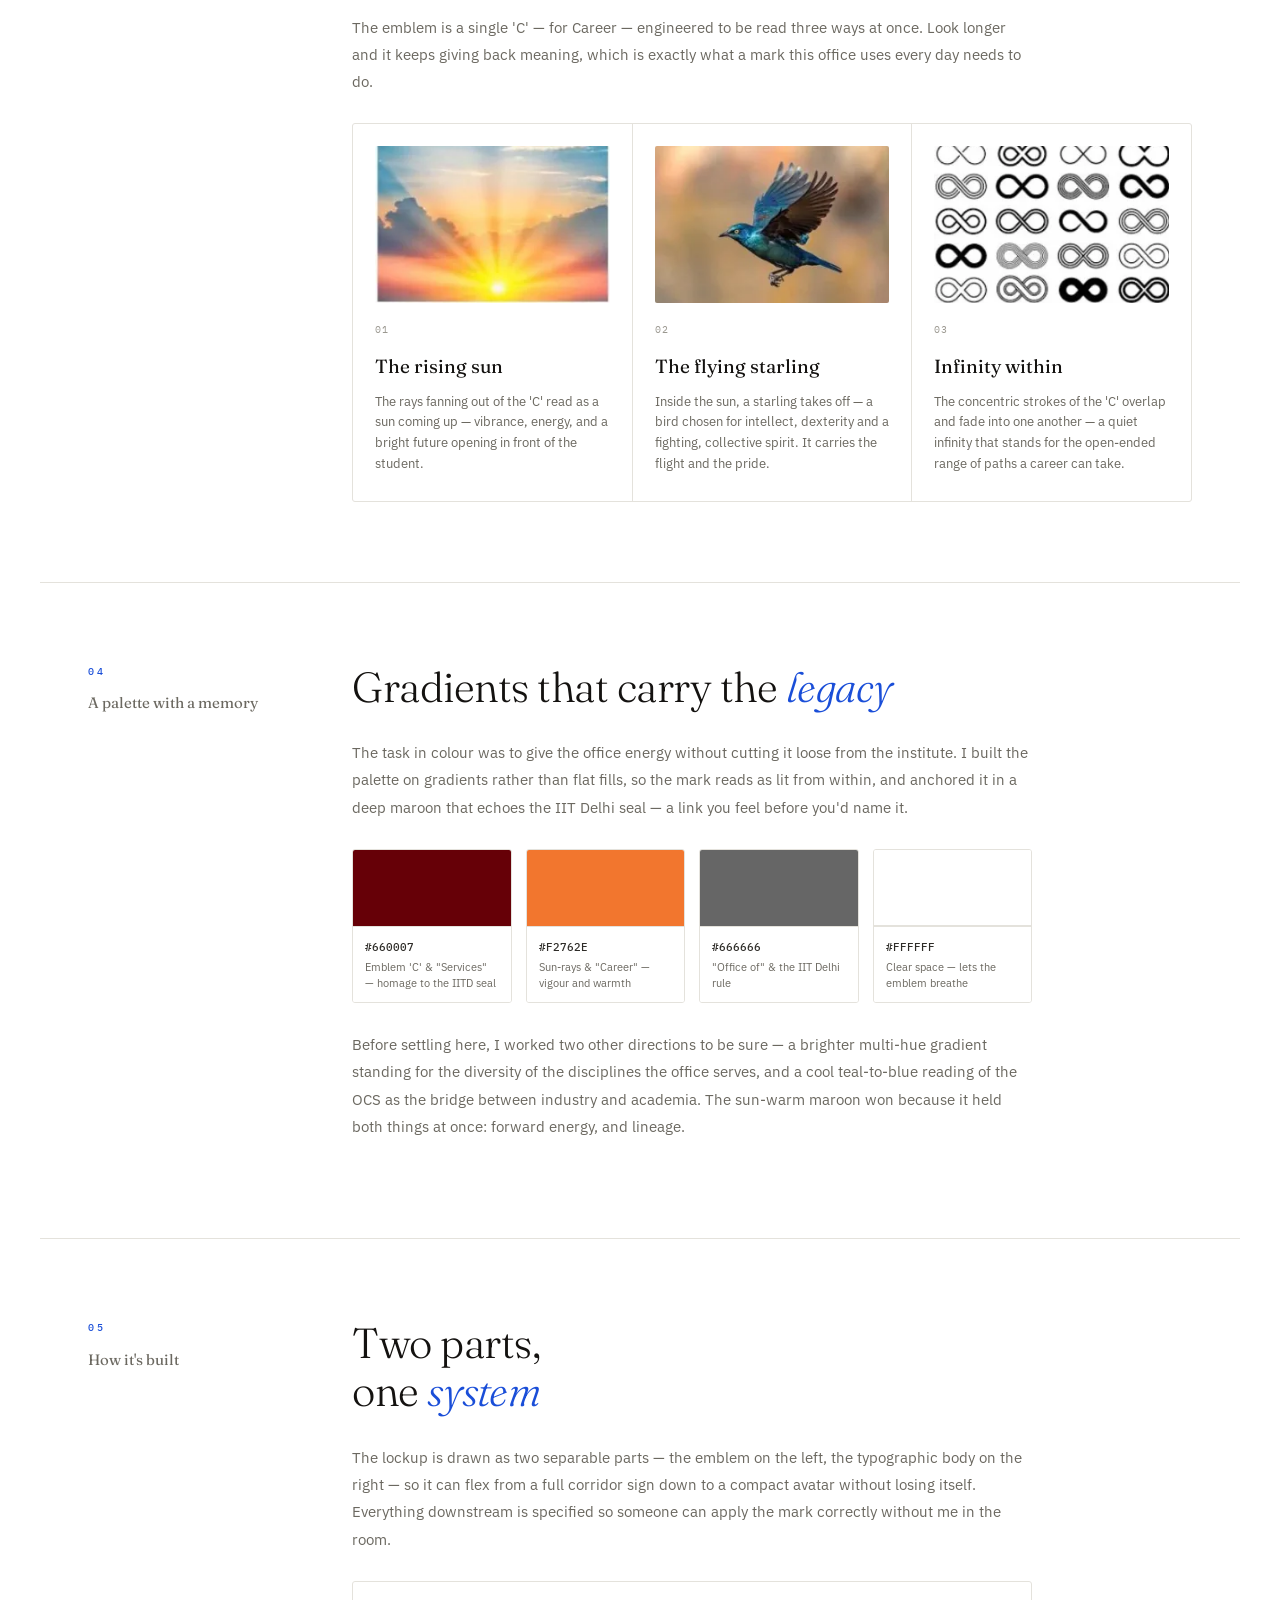
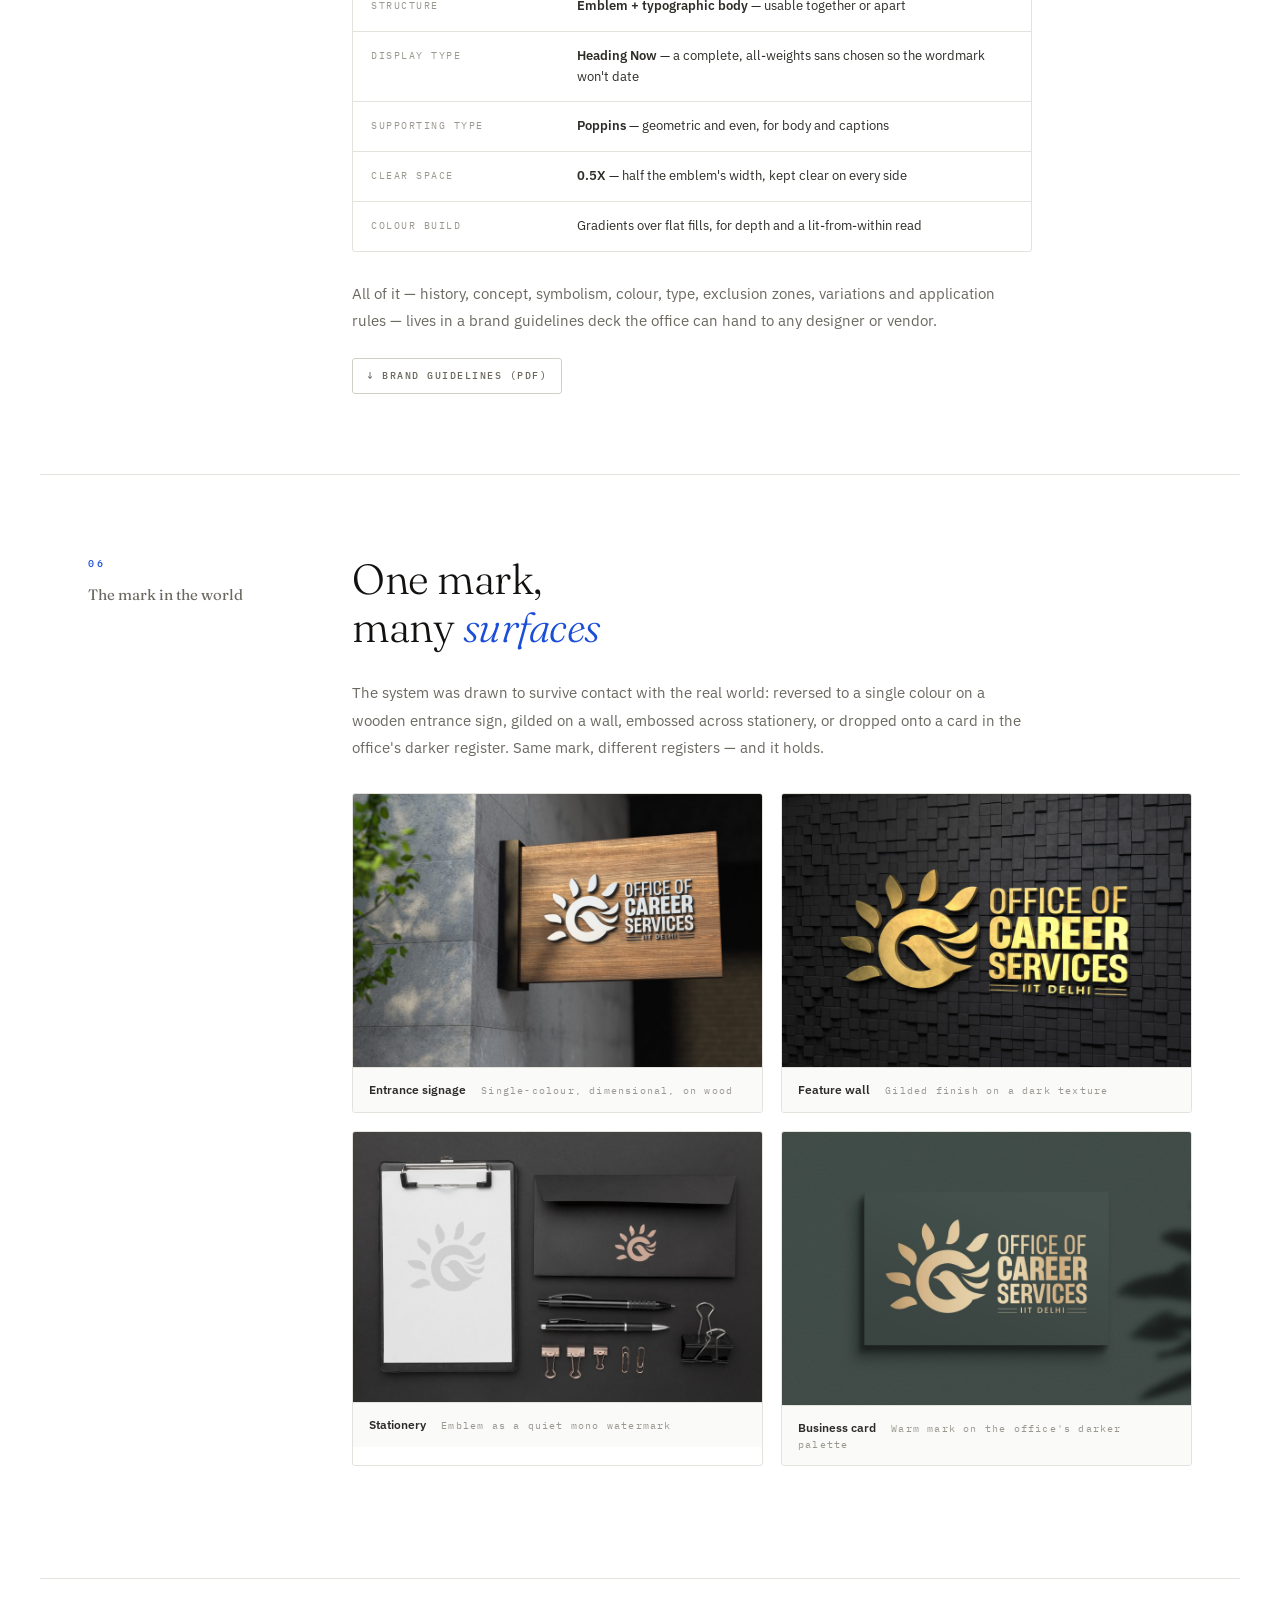
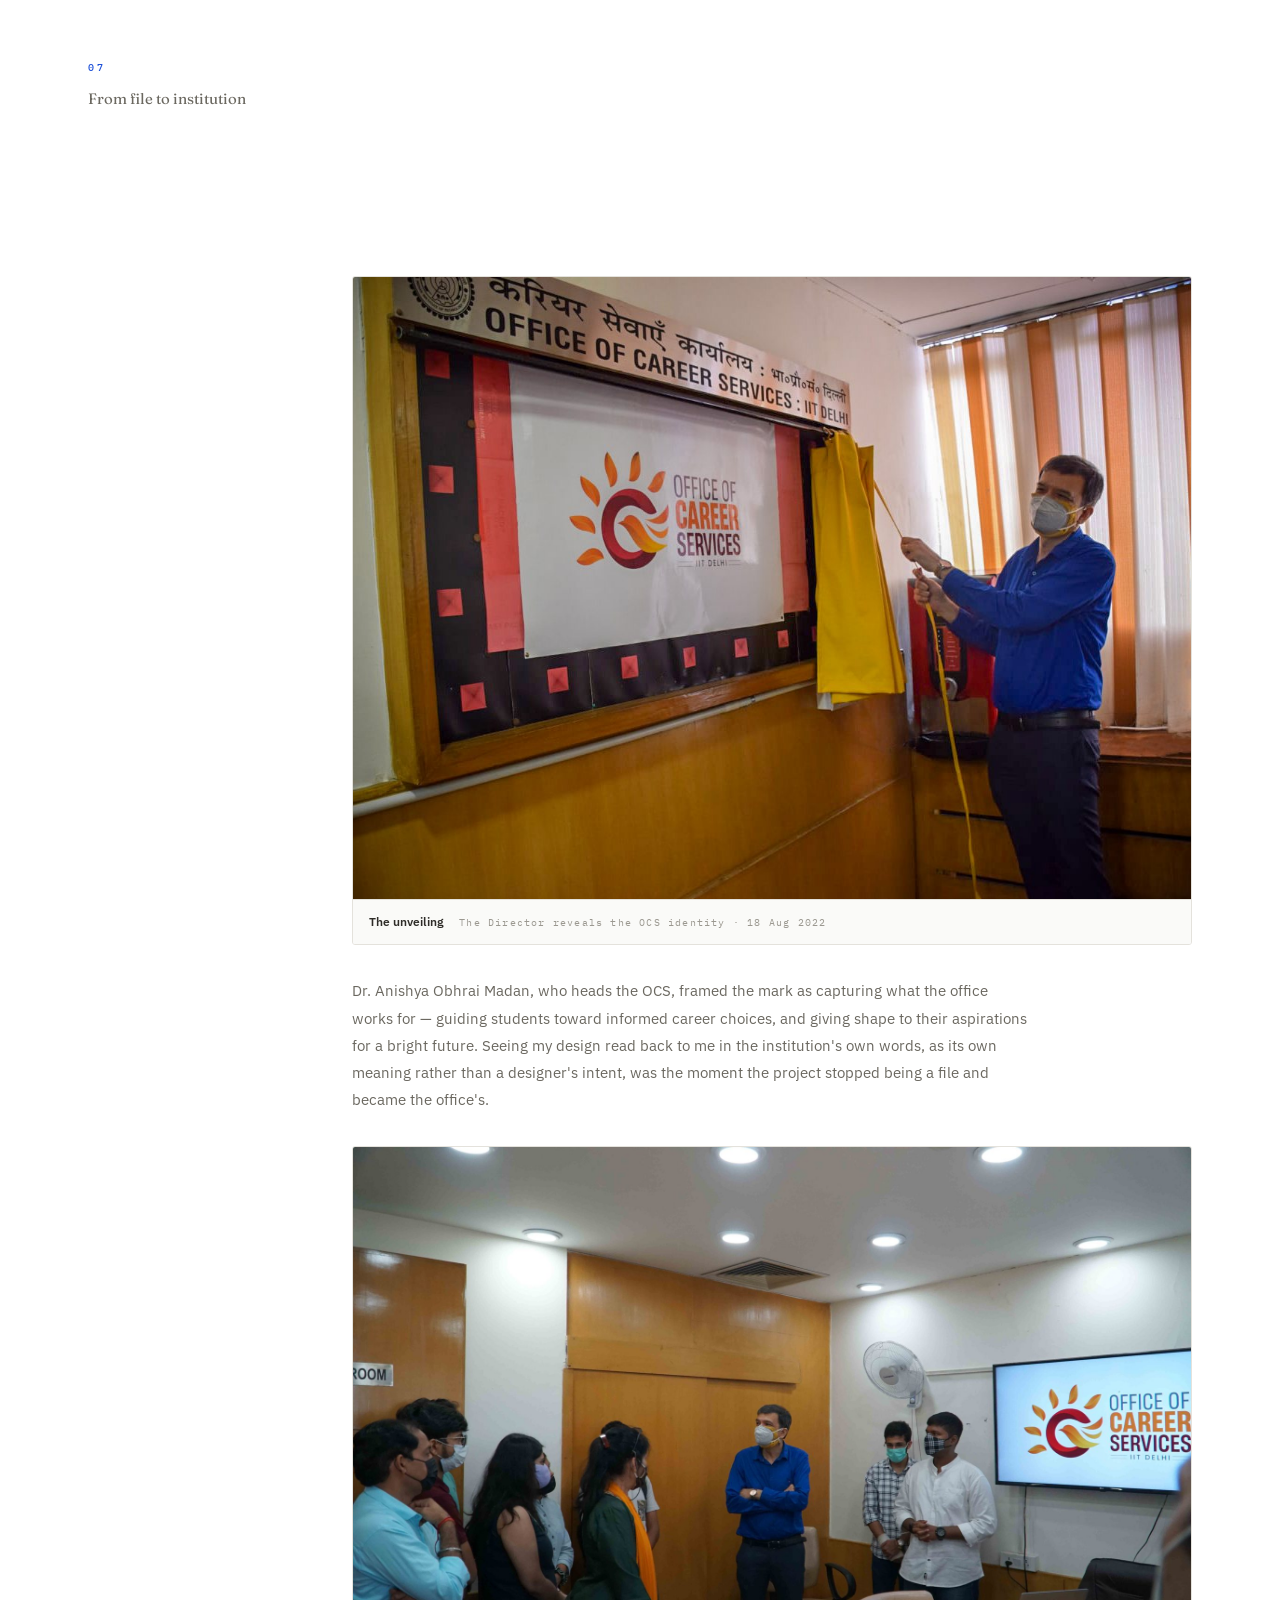
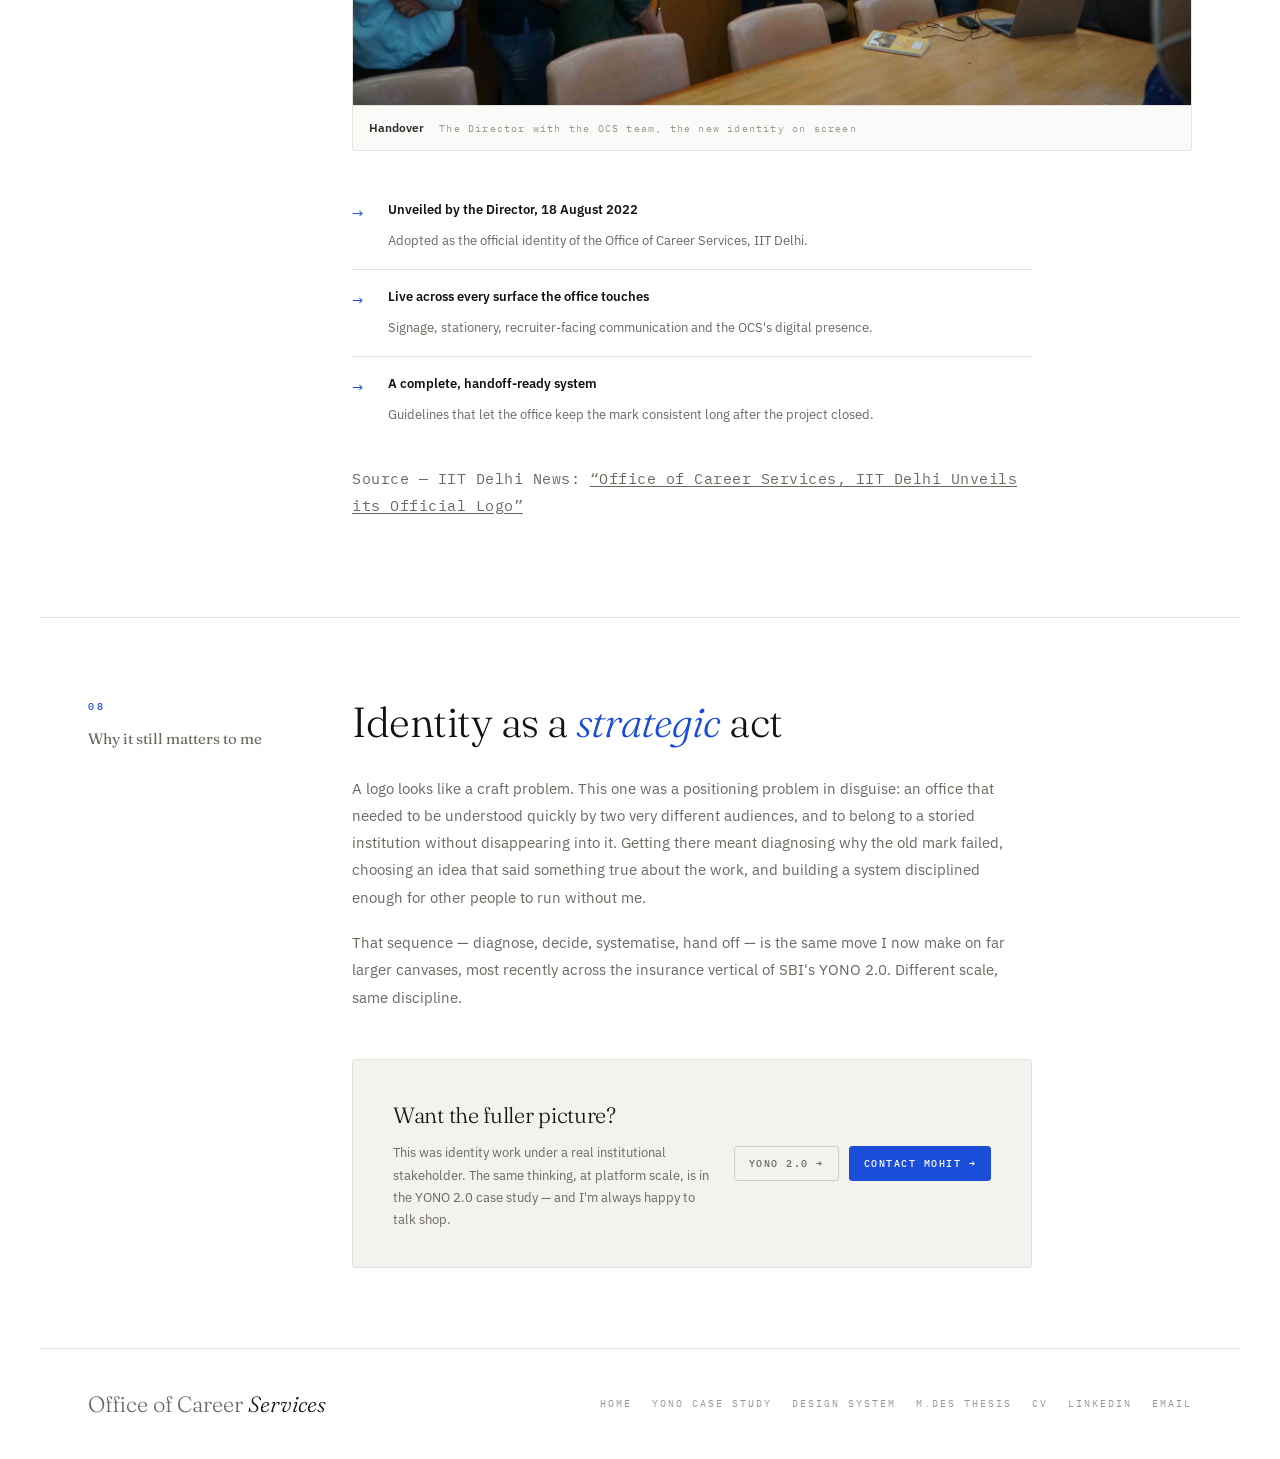
<file: ocs-logo-case-study.html>
<!DOCTYPE html>
<html lang="en">
<head>
<meta charset="UTF-8">
<meta name="viewport" content="width=device-width, initial-scale=1.0">
<title>Office of Career Services, IIT Delhi — Brand Identity Case Study · Mohit Ahirwar</title>
<meta name="description" content="Designing the official brand identity for the Office of Career Services, IIT Delhi — 'The Rising Starling'. Concept, emblem, colour system and guidelines by Mohit Ahirwar. Unveiled by the Director, August 2022, and adopted institute-wide.">
<meta property="og:type" content="article">
<meta property="og:url" content="https://ahirwarmohit.github.io/ocs-logo-case-study.html">
<meta property="og:title" content="Office of Career Services, IIT Delhi — Brand Identity · Mohit Ahirwar">
<meta property="og:description" content="A career office, given a mark of its own. 'The Rising Starling' — unveiled by the Director of IIT Delhi in 2022 and adopted across signage, stationery and screen.">
<meta property="og:image" content="https://ahirwarmohit.github.io/assets/ocs/logo-primary.jpg">
<meta name="twitter:card" content="summary_large_image">
<link rel="icon" type="image/svg+xml" href="assets/favicon.svg">
<link rel="alternate icon" href="assets/favicon.ico">
<link rel="preconnect" href="https://fonts.googleapis.com">
<link rel="preconnect" href="https://fonts.gstatic.com" crossorigin>
<link href="https://fonts.googleapis.com/css2?family=Fraunces:ital,opsz,wght@0,9..144,300;0,9..144,400;0,9..144,600;1,9..144,300;1,9..144,400&family=IBM+Plex+Sans:ital,wght@0,300;0,400;0,500;0,600;1,300;1,400&family=IBM+Plex+Mono:wght@300;400;500&family=Instrument+Serif:ital@0;1&display=swap" rel="stylesheet">
<style>
:root{
  --white:#ffffff;--paper:#fafaf8;--bone:#f3f2ef;
  --rule:#e4e2dc;--rule2:#d0cec7;
  --ink-3:#9b9890;--ink-2:#6b6860;--ink-1:#2e2c28;--ink:#141210;
  --blue:#1a4ed8;--blue-bg:#eef2fd;--blue-bd:#c7d4f8;
  --sand:#f5efe4;--sand-l:#fbf6ec;--sand-bd:#e6dcc7;--sand-ink:#8a7558;--sand-ink-d:#5e4f3a;
  --sage:#ecf0eb;--sage-l:#f5f7f4;--sage-bd:#d6dcd2;--sage-ink:#5a7763;--sage-ink-d:#3e5645;
  --fs-xs:11px;--fs-sm:13px;--fs-base:15px;--fs-md:17px;--fs-lg:22px;--lh:1.75;--r:3px;
}
*,*::before,*::after{margin:0;padding:0;box-sizing:border-box;}
html{scroll-behavior:smooth;font-size:16px;}
body{font-family:'IBM Plex Sans',sans-serif;background:var(--white);color:var(--ink);line-height:var(--lh);-webkit-font-smoothing:antialiased;animation:pageFadeIn .4s ease both;}
@keyframes pageFadeIn{from{opacity:0;transform:translateY(8px)}to{opacity:1;transform:translateY(0)}}
img{max-width:100%;display:block;}
::selection{background:var(--blue);color:#fff;}
#progress{position:fixed;top:0;left:0;height:2px;background:var(--blue);z-index:200;width:0%;transition:width .1s linear;}

/* NAV */
nav{position:fixed;top:0;left:0;right:0;z-index:100;background:rgba(255,255,255,.92);backdrop-filter:blur(12px);-webkit-backdrop-filter:blur(12px);border-bottom:1px solid var(--rule);height:56px;display:flex;align-items:center;justify-content:space-between;padding:0 48px;}
.nav-id{display:flex;align-items:center;gap:12px;text-decoration:none;}
.nav-dot{width:8px;height:8px;background:var(--blue);border-radius:50%;animation:pulse 3s ease-in-out infinite;}
@keyframes pulse{0%,100%{opacity:1;transform:scale(1)}50%{opacity:.5;transform:scale(.75)}}
.nav-name{font-family:'IBM Plex Mono',monospace;font-size:var(--fs-xs);letter-spacing:2px;text-transform:uppercase;color:var(--ink-1);font-weight:500;}
.nav-links{display:flex;gap:28px;list-style:none;}
.nav-links a{font-size:var(--fs-xs);font-weight:500;letter-spacing:.5px;color:var(--ink-2);text-decoration:none;transition:color .15s;position:relative;}
.nav-links a::after{content:'';position:absolute;bottom:-2px;left:0;right:0;height:1px;background:var(--blue);transform:scaleX(0);transition:transform .2s cubic-bezier(0.16,1,0.3,1);transform-origin:left;}
.nav-links a:hover::after,.nav-links a.active::after{transform:scaleX(1);}
.nav-links a:hover,.nav-links a.active{color:var(--blue);}
.nav-tag{font-family:'IBM Plex Mono',monospace;font-size:var(--fs-xs);color:var(--ink-3);letter-spacing:1px;}
.hamburger{display:none;flex-direction:column;gap:5px;cursor:pointer;padding:8px;border:1px solid var(--rule);border-radius:var(--r);background:transparent;transition:border-color .15s;}
.hamburger:hover{border-color:var(--blue);}
.hamburger span{width:18px;height:1.5px;background:var(--ink-2);display:block;transition:transform .25s ease,opacity .25s;}
.hamburger.open span:nth-child(1){transform:translateY(6.5px) rotate(45deg);}
.hamburger.open span:nth-child(2){opacity:0;transform:scaleX(0);}
.hamburger.open span:nth-child(3){transform:translateY(-6.5px) rotate(-45deg);}
.mobile-menu{display:none;position:fixed;top:56px;left:0;right:0;bottom:0;background:rgba(255,255,255,.98);backdrop-filter:blur(20px);z-index:99;padding:32px 24px;flex-direction:column;gap:4px;overflow-y:auto;opacity:0;transform:translateY(-8px);transition:opacity .25s ease,transform .25s ease;pointer-events:none;}
.mobile-menu.open{opacity:1;transform:translateY(0);pointer-events:all;}
.mobile-menu a{font-size:20px;font-family:'Fraunces',serif;font-weight:300;color:var(--ink-1);text-decoration:none;padding:14px 0;border-bottom:1px solid var(--rule);display:block;transition:color .15s;}
.mobile-menu a:hover{color:var(--blue);}
.mobile-menu a:last-of-type{border-bottom:none;}
.mm-foot{margin-top:32px;display:flex;gap:10px;}
.nbtn{font-family:'IBM Plex Mono',monospace;font-size:10px;letter-spacing:1.5px;text-transform:uppercase;font-weight:500;padding:8px 14px;border-radius:var(--r);text-decoration:none;transition:all .15s;display:inline-flex;align-items:center;gap:6px;cursor:pointer;}
.nbtn.o{border:1px solid var(--rule2);color:var(--ink-2);background:transparent;}
.nbtn.o:hover{border-color:var(--blue);color:var(--blue);background:var(--blue-bg);}
.nbtn.s{background:var(--blue);color:#fff;border:1px solid var(--blue);}
.nbtn.s:hover{background:#1640b8;}

/* COVER */
.cover{padding:120px 48px 72px;border-bottom:1px solid var(--rule);max-width:1200px;margin:0 auto;}
.cover-eyebrow{display:flex;align-items:center;gap:10px;margin-bottom:32px;flex-wrap:wrap;}
.eyebrow-tag{font-family:'IBM Plex Mono',monospace;font-size:var(--fs-xs);letter-spacing:2px;text-transform:uppercase;color:var(--blue);font-weight:500;}
.eyebrow-sep{width:1px;height:12px;background:var(--rule2);}
.eyebrow-secondary{font-family:'IBM Plex Mono',monospace;font-size:var(--fs-xs);letter-spacing:1px;color:var(--ink-3);}
.badge{font-family:'IBM Plex Mono',monospace;font-size:10px;letter-spacing:1px;color:var(--sage-ink-d,#3e5645);background:var(--sage-l);border:1px solid var(--sage-bd);padding:3px 10px;border-radius:20px;white-space:nowrap;}
.cover h1{font-family:'Fraunces',serif;font-size:clamp(44px,6.5vw,88px);font-weight:300;line-height:1.0;letter-spacing:-2px;color:var(--ink);margin-bottom:8px;}
.cover h1 em{font-style:italic;color:var(--blue);}
.cover-sub{font-size:var(--fs-md);color:var(--ink-2);font-weight:300;max-width:640px;margin-top:22px;line-height:1.7;}
.cover-sub strong{color:var(--ink-1);font-weight:500;}
.cover-meta{margin-top:52px;padding-top:32px;border-top:1px solid var(--rule);display:grid;grid-template-columns:repeat(5,1fr);gap:0;}
.meta-cell{padding:0 28px 0 0;border-right:1px solid var(--rule);}
.meta-cell:last-child{border-right:none;padding-right:0;}
.meta-cell:first-child{padding-left:0;}
.meta-label{font-family:'IBM Plex Mono',monospace;font-size:10px;letter-spacing:2px;text-transform:uppercase;color:var(--ink-3);display:block;margin-bottom:6px;}
.meta-value{font-size:var(--fs-sm);font-weight:500;color:var(--ink-1);line-height:1.4;}

/* SHOWCASE BAND */
.showcase{max-width:1200px;margin:0 auto;padding:56px 48px 68px;border-bottom:1px solid var(--rule);}
.showcase-panel{background:var(--sand-l);border:1px solid var(--sand-bd);border-radius:var(--r);padding:clamp(28px,6vw,72px);display:flex;align-items:center;justify-content:center;}
.showcase-panel img{width:100%;max-width:820px;height:auto;border-radius:2px;filter:drop-shadow(0 20px 42px rgba(102,0,7,.10));}
.showcase-panel video{width:100%;max-width:900px;height:auto;border-radius:var(--r);display:block;background:var(--white);box-shadow:0 20px 42px rgba(102,0,7,.10);}
.showcase-panel .reveal-fallback{display:none;}
@media(prefers-reduced-motion:reduce){.showcase-panel video{display:none;}.showcase-panel .reveal-fallback{display:block;}}
.showcase-cap{font-family:'IBM Plex Mono',monospace;font-size:10px;letter-spacing:2px;text-transform:uppercase;color:var(--ink-3);text-align:center;margin-top:20px;}

/* LAYOUT */
.page-body{max-width:1200px;margin:0 auto;}
.section{padding:80px 48px;border-bottom:1px solid var(--rule);}
.section-inner{display:grid;grid-template-columns:200px 1fr;gap:64px;align-items:start;}
.section-aside{position:sticky;top:72px;}
.section-num{font-family:'IBM Plex Mono',monospace;font-size:10px;letter-spacing:3px;text-transform:uppercase;color:var(--blue);display:block;margin-bottom:8px;font-weight:500;}
.section-title-aside{font-family:'Fraunces',serif;font-size:15px;font-weight:400;color:var(--ink-2);line-height:1.4;}
.section-content h2{font-family:'Fraunces',serif;font-size:clamp(28px,3.5vw,42px);font-weight:300;line-height:1.15;color:var(--ink);margin-bottom:28px;letter-spacing:-.5px;}
.section-content h2 em{font-style:italic;color:var(--blue);}
.section-content h3{font-family:'IBM Plex Mono',monospace;font-size:10px;letter-spacing:3px;text-transform:uppercase;color:var(--ink-2);font-weight:500;margin-top:48px;margin-bottom:18px;padding-bottom:10px;border-bottom:1px solid var(--rule);}
.section-content p{font-size:var(--fs-base);color:var(--ink-2);line-height:1.82;margin-bottom:18px;max-width:680px;}
.section-content p strong{color:var(--ink);font-weight:600;}

/* CALLOUT + HIGHLIGHT */
.callout{background:var(--blue-bg);border:1px solid var(--blue-bd);border-left:3px solid var(--blue);padding:20px 24px;margin:28px 0;max-width:680px;border-radius:0 var(--r) var(--r) 0;}
.callout p{font-family:'Fraunces',serif;font-size:var(--fs-md);font-style:italic;font-weight:300;color:var(--blue);margin:0;line-height:1.6;max-width:none;}
.highlight-box{background:var(--paper);border:1px solid var(--rule2);border-left:3px solid var(--ink);padding:20px 24px;margin:28px 0;max-width:680px;border-radius:0 var(--r) var(--r) 0;}
.highlight-box p{font-size:var(--fs-base);color:var(--ink-1);margin:0;max-width:none;line-height:1.7;}

/* PULL QUOTE */
.pull-quote{font-family:'Fraunces',serif;font-size:clamp(20px,2.8vw,30px);font-weight:300;font-style:italic;color:var(--ink-1);line-height:1.4;padding:40px 0;border-top:1px solid var(--rule2);border-bottom:1px solid var(--rule2);margin:48px 0;max-width:680px;}
.pull-quote em{color:var(--blue);font-style:normal;}
.pull-quote cite{display:block;font-family:'IBM Plex Mono',monospace;font-size:11px;font-style:normal;letter-spacing:1px;color:var(--ink-3);margin-top:18px;text-transform:uppercase;}

/* FIGURES */
.figure{margin:32px 0;border:1px solid var(--rule);border-radius:var(--r);overflow:hidden;background:var(--white);max-width:none;}
.figure img{width:100%;height:auto;display:block;}
.figure figcaption{font-family:'IBM Plex Mono',monospace;font-size:10px;letter-spacing:1.2px;color:var(--ink-3);padding:13px 16px;border-top:1px solid var(--rule);background:var(--paper);line-height:1.5;}
.figure figcaption b{color:var(--ink-1);font-weight:600;text-transform:none;letter-spacing:0;font-family:'IBM Plex Sans',sans-serif;font-size:12px;margin-right:8px;}

/* GALLERY */
.gallery{display:grid;grid-template-columns:1fr 1fr;gap:18px;margin:32px 0;}
.gallery .figure{margin:0;}

/* SYMBOLS */
.symbols{display:grid;grid-template-columns:repeat(3,1fr);gap:1px;background:var(--rule);border:1px solid var(--rule);border-radius:var(--r);overflow:hidden;margin-top:28px;}
.sym{background:var(--white);padding:22px 22px 26px;transition:background .2s,transform .2s;}
.sym-fig{aspect-ratio:3/2;border-radius:2px;overflow:hidden;margin-bottom:18px;background:var(--paper);}
.sym-fig img{width:100%;height:100%;object-fit:cover;display:block;}
.sym:hover{background:var(--paper);transform:translateY(-2px);}
.sym-idx{font-family:'IBM Plex Mono',monospace;font-size:10px;color:var(--ink-3);letter-spacing:1px;margin-bottom:12px;}
.sym-name{font-family:'Fraunces',serif;font-size:19px;font-weight:400;color:var(--ink);margin-bottom:8px;}
.sym-desc{font-size:var(--fs-sm);color:var(--ink-2);line-height:1.6;}

/* PALETTE */
.palette{display:grid;grid-template-columns:repeat(4,1fr);gap:14px;margin:28px 0;max-width:680px;}
.sw{border:1px solid var(--rule);border-radius:var(--r);overflow:hidden;}
.sw-chip{height:76px;}
.sw-body{padding:11px 12px;background:var(--white);border-top:1px solid var(--rule);}
.sw-hex{font-family:'IBM Plex Mono',monospace;font-size:11px;color:var(--ink-1);font-weight:500;}
.sw-role{font-size:11px;color:var(--ink-2);line-height:1.4;margin-top:3px;}

/* SPEC LIST */
.spec{margin-top:28px;max-width:680px;border:1px solid var(--rule);border-radius:var(--r);overflow:hidden;}
.spec-row{display:grid;grid-template-columns:190px 1fr;gap:16px;padding:14px 18px;border-bottom:1px solid var(--rule);}
.spec-row:last-child{border-bottom:none;}
.spec-k{font-family:'IBM Plex Mono',monospace;font-size:10px;letter-spacing:1.5px;text-transform:uppercase;color:var(--ink-3);padding-top:1px;}
.spec-v{font-size:var(--fs-sm);color:var(--ink-1);line-height:1.6;}
.spec-v strong{font-weight:600;}

/* WORD CHIPS */
.words{display:flex;flex-wrap:wrap;gap:8px;margin:24px 0 4px;max-width:680px;}
.word{font-family:'IBM Plex Mono',monospace;font-size:11px;letter-spacing:1px;text-transform:uppercase;color:var(--sand-ink-d,#5e4f3a);background:var(--sand-l);border:1px solid var(--sand-bd);padding:6px 12px;border-radius:20px;}

/* IMPACT ROWS */
.impact-rows{margin-top:28px;max-width:680px;}
.impact-row{display:grid;grid-template-columns:20px 1fr;gap:16px;padding:16px 0;border-bottom:1px solid var(--rule);align-items:start;}
.impact-row:last-child{border-bottom:none;}
.impact-arrow{font-size:14px;color:var(--blue);padding-top:2px;}
.impact-row strong{display:block;font-size:var(--fs-sm);font-weight:600;color:var(--ink);margin-bottom:3px;}
.impact-row span{font-size:var(--fs-sm);color:var(--ink-2);line-height:1.6;}
.src-note{font-family:'IBM Plex Mono',monospace;font-size:10px;letter-spacing:.5px;color:var(--ink-3);margin-top:22px;}
.src-note a{color:var(--ink-2);text-decoration:underline;text-underline-offset:2px;}
.src-note a:hover{color:var(--blue);}

/* CTA BLOCK */
.cta-block{background:var(--bone);border:1px solid var(--rule);border-radius:var(--r);padding:36px 40px;margin-top:48px;max-width:680px;display:flex;justify-content:space-between;align-items:center;gap:24px;flex-wrap:wrap;}
.cta-block h3{font-family:'Fraunces',serif;font-size:var(--fs-lg);font-weight:300;color:var(--ink);margin:0 0 8px;padding:0;border:none;text-transform:none;letter-spacing:-.3px;}
.cta-block p{font-size:var(--fs-sm);color:var(--ink-2);line-height:1.7;max-width:420px;margin:0;}
.cta-text{flex:1;min-width:240px;}
.cta-actions{display:flex;gap:10px;flex-wrap:wrap;}

/* BACK TO TOP */
#btt{position:fixed;bottom:28px;right:28px;width:40px;height:40px;background:var(--white);border:1px solid var(--rule2);border-radius:50%;display:flex;align-items:center;justify-content:center;cursor:pointer;opacity:0;transform:translateY(8px);transition:opacity .3s,transform .3s,border-color .15s;z-index:90;}
#btt.vis{opacity:1;transform:translateY(0);}
#btt:hover{border-color:var(--blue);color:var(--blue);}

/* FOOTER */
footer{border-top:1px solid var(--rule);padding:36px 48px;display:flex;justify-content:space-between;align-items:center;flex-wrap:wrap;gap:16px;max-width:1200px;margin:0 auto;}
.foot-left{font-family:'Fraunces',serif;font-size:var(--fs-lg);font-weight:300;color:var(--ink-2);}
.foot-left em{color:var(--ink);font-style:italic;}
.foot-links{display:flex;gap:20px;flex-wrap:wrap;}
.foot-links a{font-family:'IBM Plex Mono',monospace;font-size:10px;letter-spacing:2px;text-transform:uppercase;color:var(--ink-3);text-decoration:none;transition:color .15s;}
.foot-links a:hover{color:var(--blue);}

/* REVEAL */
.reveal{opacity:0;transform:translateY(24px);filter:blur(2px);transition:opacity .7s cubic-bezier(0.16,1,0.3,1),transform .7s cubic-bezier(0.16,1,0.3,1),filter .7s cubic-bezier(0.16,1,0.3,1);}
.reveal.in{opacity:1;transform:translateY(0);filter:blur(0);}

/* CURSOR */
#cur{position:fixed;top:0;left:0;width:8px;height:8px;background:var(--blue);border-radius:50%;pointer-events:none;z-index:9999;transform:translate(-50%,-50%);transition:width .22s cubic-bezier(0.16,1,0.3,1),height .22s cubic-bezier(0.16,1,0.3,1),background .2s,border .2s;will-change:transform;mix-blend-mode:multiply;}
#cur.hover-state{width:36px;height:36px;background:transparent;border:1.5px solid var(--blue);}
@media(hover:none){#cur{display:none;}body{cursor:auto;}}
@media(prefers-reduced-motion:reduce){#cur{display:none;}body{cursor:auto;}*{animation-duration:.01ms!important;transition-duration:.01ms!important;}}

/* RESPONSIVE */
@media(max-width:1000px){
  nav{padding:0 20px;}
  .nav-links,.nav-tag{display:none;}
  .hamburger{display:flex;}
  .mobile-menu{display:flex;}
}
@media(max-width:900px){
  .cover,.section,.showcase{padding-left:20px;padding-right:20px;}
  .cover{padding-top:88px;}
  .cover-meta{grid-template-columns:repeat(2,1fr);gap:24px;}
  .meta-cell{border-right:none;padding:0;}
  .section-inner{grid-template-columns:1fr;gap:24px;}
  .section-aside{position:static;}
  .gallery{grid-template-columns:1fr;}
  .symbols{grid-template-columns:1fr;}
  .palette{grid-template-columns:1fr 1fr;}
  .spec-row{grid-template-columns:1fr;gap:4px;}
  .cta-block{flex-direction:column;align-items:flex-start;}
  footer{padding:28px 20px;}
}
@media(max-width:480px){
  .cover-meta{grid-template-columns:1fr;gap:20px;}
  .palette{grid-template-columns:1fr 1fr;}
}
</style>
</head>
<body>

<div id="cur" aria-hidden="true"></div>
<div id="progress" role="progressbar" aria-valuenow="0" aria-valuemin="0" aria-valuemax="100" aria-label="Page scroll progress"></div>

<nav role="navigation" aria-label="Main navigation">
  <a href="index.html" class="nav-id" aria-label="Mohit Ahirwar — home">
    <div class="nav-dot" aria-hidden="true"></div>
    <span class="nav-name">Mohit</span>
  </a>
  <ul class="nav-links" role="list">
    <li><a href="#brief">Brief</a></li>
    <li><a href="#idea">Idea</a></li>
    <li><a href="#system">System</a></li>
    <li><a href="#applications">In Use</a></li>
    <li><a href="#outcome">Outcome</a></li>
  </ul>
  <span class="nav-tag">Brand Identity · 2022</span>
  <button class="hamburger" id="hamburger" aria-label="Open menu" aria-expanded="false" aria-controls="mobile-menu">
    <span></span><span></span><span></span>
  </button>
</nav>

<nav class="mobile-menu" id="mobile-menu" aria-label="Mobile navigation">
  <a href="index.html">← Back to Portfolio</a>
  <a href="#brief">The Brief</a>
  <a href="#idea">The Idea</a>
  <a href="#symbols">Symbols</a>
  <a href="#colour">Colour</a>
  <a href="#system">System</a>
  <a href="#applications">In Use</a>
  <a href="#outcome">Outcome</a>
  <div class="mm-foot">
    <a href="cv.html" class="nbtn o">View CV</a>
    <a href="mailto:mohitahirwar7@gmail.com" class="nbtn s">Email</a>
  </div>
</nav>

<main>
<div class="page-body">

<!-- COVER -->
<div class="cover reveal" aria-labelledby="cover-h1">
  <div class="cover-eyebrow">
    <span class="eyebrow-tag">Brand Identity · Office of Career Services</span>
    <div class="eyebrow-sep" aria-hidden="true"></div>
    <span class="eyebrow-secondary">IIT Delhi · 2022</span>
    <div class="eyebrow-sep" aria-hidden="true"></div>
    <span class="badge">Adopted institute-wide</span>
  </div>
  <h1 id="cover-h1">Office of Career<br>Services <em>identity</em></h1>
  <p class="cover-sub"><strong>A career office, given a mark of its own.</strong> IIT Delhi's placement office ran on a logo borrowed from the institute seal — one that said <em>whose</em> it was, but nothing of what it did. I designed the mark, and the brand system behind it: a starling rising out of a sun, unveiled by the Director in August 2022 and now the face of the OCS across signage, stationery and screen.</p>
  <div class="cover-meta" role="list" aria-label="Project metadata">
    <div class="meta-cell" role="listitem">
      <span class="meta-label">Type</span>
      <span class="meta-value">Brand identity &amp; guidelines</span>
    </div>
    <div class="meta-cell" role="listitem">
      <span class="meta-label">Client</span>
      <span class="meta-value">Office of Career Services, IIT Delhi</span>
    </div>
    <div class="meta-cell" role="listitem">
      <span class="meta-label">Role</span>
      <span class="meta-value">Concept, design &amp; system — solo</span>
    </div>
    <div class="meta-cell" role="listitem">
      <span class="meta-label">Year</span>
      <span class="meta-value">2022 · M.Des, IIT Delhi</span>
    </div>
    <div class="meta-cell" role="listitem">
      <span class="meta-label">Outcome</span>
      <span class="meta-value">Unveiled by the Director</span>
    </div>
  </div>
</div>

<!-- SHOWCASE -->
<div class="showcase reveal">
  <div class="showcase-panel">
    <video class="reveal-vid" autoplay muted playsinline preload="metadata" poster="assets/ocs/reveal-poster.jpg" aria-label="Animated reveal of the Office of Career Services emblem assembling from its parts — sun rays, a starling and the 'C'.">
      <source src="assets/ocs/ocs-logo-reveal.mp4" type="video/mp4">
    </video>
    <img class="reveal-fallback" src="assets/ocs/logo-primary.jpg" alt="The official Office of Career Services, IIT Delhi logo — a maroon 'C' holding a rising sun and a starling in flight, beside the wordmark 'Office of Career Services · IIT Delhi'." width="820" height="547">
  </div>
  <p class="showcase-cap">The mark, revealed — sun, starling and 'C', assembled</p>
</div>

<!-- 01 THE BRIEF -->
<section class="section" id="brief" aria-labelledby="brief-h2">
  <div class="section-inner">
    <div class="section-aside reveal">
      <span class="section-num" aria-hidden="true">01</span>
      <span class="section-title-aside">Why the old mark fell short</span>
    </div>
    <div class="section-content">
      <h2 class="reveal" id="brief-h2">A borrowed seal,<br>a <em>silent</em> identity</h2>
      <p class="reveal">The Office of Career Services is where every IIT Delhi student's move from campus to career actually runs — internships, placements, the relationships with recruiting companies. It is one of the most public-facing offices in the institute, and for a long time it carried a logo that could not do public-facing work.</p>
      <p class="reveal">The old mark was the IIT Delhi seal set between two ornaments. It did one thing well: it established, at a glance, that this office belonged to the institute. Past that it went quiet. It said nothing about what the office is for, and as a near-copy of a seal already in heavy use across the campus, it gave people almost nothing to recognise or remember it by.</p>
      <div class="highlight-box reveal">
        <p><strong>The real problem wasn't aesthetic.</strong> The office needed to be understood in a second — by a student scanning a placement email, or a recruiter landing on the OCS page — and to sit inside a sixty-year-old institution without dissolving into it. That is a positioning problem wearing a logo's clothes.</p>
      </div>
    </div>
  </div>
</section>

<!-- 02 THE IDEA -->
<section class="section" id="idea" aria-labelledby="idea-h2">
  <div class="section-inner">
    <div class="section-aside reveal">
      <span class="section-num" aria-hidden="true">02</span>
      <span class="section-title-aside">The idea</span>
    </div>
    <div class="section-content">
      <h2 class="reveal" id="idea-h2">The Rising <em>Starling</em></h2>
      <p class="reveal">I started from what the office would want said about itself, out loud, if it could. That gave me a short list of operative words to design toward — the tone the mark had to hold before it held any shape.</p>
      <div class="words reveal" role="list" aria-label="Operative words">
        <span class="word" role="listitem">Bright future</span>
        <span class="word" role="listitem">Elegance</span>
        <span class="word" role="listitem">Success</span>
        <span class="word" role="listitem">Growth</span>
        <span class="word" role="listitem">Flight</span>
        <span class="word" role="listitem">Pride</span>
        <span class="word" role="listitem">Gentle</span>
      </div>
      <p class="reveal">Those words resolved into a single image: a bird lifting out of a rising sun. The mark takes pride in the office's record and, in the same gesture, states its purpose — to give students wings and launch them into a future of success. Enough of a story to carry a logo, concrete enough to draw.</p>
      <div class="pull-quote reveal">
        The office doesn't just place students. It gives them <em>wings</em> — and the mark had to do the launching.
      </div>
    </div>
  </div>
</section>

<!-- 03 SYMBOLS -->
<section class="section" id="symbols" aria-labelledby="symbols-h2">
  <div class="section-inner">
    <div class="section-aside reveal">
      <span class="section-num" aria-hidden="true">03</span>
      <span class="section-title-aside">What the emblem carries</span>
    </div>
    <div class="section-content">
      <h2 class="reveal" id="symbols-h2">One emblem,<br>three <em>readings</em></h2>
      <p class="reveal">The emblem is a single 'C' — for Career — engineered to be read three ways at once. Look longer and it keeps giving back meaning, which is exactly what a mark this office uses every day needs to do.</p>
      <div class="symbols reveal" role="list">
        <div class="sym" role="listitem">
          <div class="sym-fig"><img src="assets/ocs/sym-sun.webp" alt="A rising sun breaking through clouds" loading="lazy"></div>
          <div class="sym-idx">01</div>
          <div class="sym-name">The rising sun</div>
          <div class="sym-desc">The rays fanning out of the 'C' read as a sun coming up — vibrance, energy, and a bright future opening in front of the student.</div>
        </div>
        <div class="sym" role="listitem">
          <div class="sym-fig"><img src="assets/ocs/sym-starling.webp" alt="A starling in flight, wings spread" loading="lazy"></div>
          <div class="sym-idx">02</div>
          <div class="sym-name">The flying starling</div>
          <div class="sym-desc">Inside the sun, a starling takes off — a bird chosen for intellect, dexterity and a fighting, collective spirit. It carries the flight and the pride.</div>
        </div>
        <div class="sym" role="listitem">
          <div class="sym-fig"><img src="assets/ocs/sym-infinity.webp" alt="A grid of infinity-symbol explorations from the identity process" loading="lazy"></div>
          <div class="sym-idx">03</div>
          <div class="sym-name">Infinity within</div>
          <div class="sym-desc">The concentric strokes of the 'C' overlap and fade into one another — a quiet infinity that stands for the open-ended range of paths a career can take.</div>
        </div>
      </div>
    </div>
  </div>
</section>

<!-- 04 COLOUR -->
<section class="section" id="colour" aria-labelledby="colour-h2">
  <div class="section-inner">
    <div class="section-aside reveal">
      <span class="section-num" aria-hidden="true">04</span>
      <span class="section-title-aside">A palette with a memory</span>
    </div>
    <div class="section-content">
      <h2 class="reveal" id="colour-h2">Gradients that carry the <em>legacy</em></h2>
      <p class="reveal">The task in colour was to give the office energy without cutting it loose from the institute. I built the palette on gradients rather than flat fills, so the mark reads as lit from within, and anchored it in a deep maroon that echoes the IIT Delhi seal — a link you feel before you'd name it.</p>
      <div class="palette reveal" role="list" aria-label="Colour palette">
        <div class="sw" role="listitem">
          <div class="sw-chip" style="background:#660007"></div>
          <div class="sw-body"><div class="sw-hex">#660007</div><div class="sw-role">Emblem 'C' &amp; "Services" — homage to the IITD seal</div></div>
        </div>
        <div class="sw" role="listitem">
          <div class="sw-chip" style="background:#F2762E"></div>
          <div class="sw-body"><div class="sw-hex">#F2762E</div><div class="sw-role">Sun-rays &amp; "Career" — vigour and warmth</div></div>
        </div>
        <div class="sw" role="listitem">
          <div class="sw-chip" style="background:#666666"></div>
          <div class="sw-body"><div class="sw-hex">#666666</div><div class="sw-role">"Office of" &amp; the IIT Delhi rule</div></div>
        </div>
        <div class="sw" role="listitem">
          <div class="sw-chip" style="background:#ffffff;border-bottom:1px solid var(--rule)"></div>
          <div class="sw-body"><div class="sw-hex">#FFFFFF</div><div class="sw-role">Clear space — lets the emblem breathe</div></div>
        </div>
      </div>
      <p class="reveal">Before settling here, I worked two other directions to be sure — a brighter multi-hue gradient standing for the diversity of the disciplines the office serves, and a cool teal-to-blue reading of the OCS as the bridge between industry and academia. The sun-warm maroon won because it held both things at once: forward energy, and lineage.</p>
    </div>
  </div>
</section>

<!-- 05 TYPE & CONSTRUCTION -->
<section class="section" id="system" aria-labelledby="system-h2">
  <div class="section-inner">
    <div class="section-aside reveal">
      <span class="section-num" aria-hidden="true">05</span>
      <span class="section-title-aside">How it's built</span>
    </div>
    <div class="section-content">
      <h2 class="reveal" id="system-h2">Two parts,<br>one <em>system</em></h2>
      <p class="reveal">The lockup is drawn as two separable parts — the emblem on the left, the typographic body on the right — so it can flex from a full corridor sign down to a compact avatar without losing itself. Everything downstream is specified so someone can apply the mark correctly without me in the room.</p>
      <div class="spec reveal">
        <div class="spec-row"><div class="spec-k">Structure</div><div class="spec-v"><strong>Emblem + typographic body</strong> — usable together or apart</div></div>
        <div class="spec-row"><div class="spec-k">Display type</div><div class="spec-v"><strong>Heading Now</strong> — a complete, all-weights sans chosen so the wordmark won't date</div></div>
        <div class="spec-row"><div class="spec-k">Supporting type</div><div class="spec-v"><strong>Poppins</strong> — geometric and even, for body and captions</div></div>
        <div class="spec-row"><div class="spec-k">Clear space</div><div class="spec-v"><strong>0.5X</strong> — half the emblem's width, kept clear on every side</div></div>
        <div class="spec-row"><div class="spec-k">Colour build</div><div class="spec-v">Gradients over flat fills, for depth and a lit-from-within read</div></div>
      </div>
      <p class="reveal" style="margin-top:28px;">All of it — history, concept, symbolism, colour, type, exclusion zones, variations and application rules — lives in a brand guidelines deck the office can hand to any designer or vendor.</p>
      <a class="nbtn o" href="assets/ocs/OCS-Brand-Guidelines.pdf" target="_blank" rel="noopener" style="margin-top:6px;">↓ Brand guidelines (PDF)</a>
    </div>
  </div>
</section>

<!-- 06 APPLICATIONS -->
<section class="section" id="applications" aria-labelledby="applications-h2">
  <div class="section-inner">
    <div class="section-aside reveal">
      <span class="section-num" aria-hidden="true">06</span>
      <span class="section-title-aside">The mark in the world</span>
    </div>
    <div class="section-content">
      <h2 class="reveal" id="applications-h2">One mark,<br>many <em>surfaces</em></h2>
      <p class="reveal">The system was drawn to survive contact with the real world: reversed to a single colour on a wooden entrance sign, gilded on a wall, embossed across stationery, or dropped onto a card in the office's darker register. Same mark, different registers — and it holds.</p>
      <div class="gallery reveal">
        <figure class="figure">
          <img src="assets/ocs/mockup-signage.jpg" alt="The OCS logo as a raised white sign on a wooden entrance board mounted on a concrete wall." width="1800" height="1200" loading="lazy">
          <figcaption><b>Entrance signage</b> Single-colour, dimensional, on wood</figcaption>
        </figure>
        <figure class="figure">
          <img src="assets/ocs/mockup-wall.jpg" alt="The OCS logo rendered in gold on a dark three-dimensional brick wall." width="1800" height="1200" loading="lazy">
          <figcaption><b>Feature wall</b> Gilded finish on a dark texture</figcaption>
        </figure>
        <figure class="figure">
          <img src="assets/ocs/mockup-stationery.jpg" alt="OCS branded stationery — a clipboard, black envelope and pens carrying the emblem." width="1800" height="1188" loading="lazy">
          <figcaption><b>Stationery</b> Emblem as a quiet mono watermark</figcaption>
        </figure>
        <figure class="figure">
          <img src="assets/ocs/mockup-card.jpg" alt="The OCS logo in warm gold on a deep green business card." width="1800" height="1200" loading="lazy">
          <figcaption><b>Business card</b> Warm mark on the office's darker palette</figcaption>
        </figure>
      </div>
    </div>
  </div>
</section>

<!-- 07 OUTCOME -->
<section class="section" id="outcome" aria-labelledby="outcome-h2">
  <div class="section-inner">
    <div class="section-aside reveal">
      <span class="section-num" aria-hidden="true">07</span>
      <span class="section-title-aside">From file to institution</span>
    </div>
    <div class="section-content">
      <h2 class="reveal" id="outcome-h2">Unveiled by the <em>Director</em></h2>
      <p class="reveal">On 18 August 2022, Prof. Rangan Banerjee, Director of IIT Delhi, unveiled the mark as the official identity of the Office of Career Services — timed to open the 2022–23 internship and placement season. The institute described the logo as one that gives its students wings and launches them into a future of success and prosperity.</p>
      <figure class="figure reveal">
        <img src="assets/ocs/unveiling.jpg" alt="The Director of IIT Delhi pulling the drape off the framed OCS logo at the unveiling." width="1122" height="833" loading="lazy">
        <figcaption><b>The unveiling</b> The Director reveals the OCS identity · 18 Aug 2022</figcaption>
      </figure>
      <p class="reveal">Dr. Anishya Obhrai Madan, who heads the OCS, framed the mark as capturing what the office works for — guiding students toward informed career choices, and giving shape to their aspirations for a bright future. Seeing my design read back to me in the institution's own words, as its own meaning rather than a designer's intent, was the moment the project stopped being a file and became the office's.</p>
      <figure class="figure reveal">
        <img src="assets/ocs/director-team.jpg" alt="The Director of IIT Delhi interacting with the OCS team, the new logo displayed on a screen behind them." width="1800" height="1200" loading="lazy">
        <figcaption><b>Handover</b> The Director with the OCS team, the new identity on screen</figcaption>
      </figure>
      <div class="impact-rows reveal">
        <div class="impact-row"><div class="impact-arrow" aria-hidden="true">→</div><div><strong>Unveiled by the Director, 18 August 2022</strong><span>Adopted as the official identity of the Office of Career Services, IIT Delhi.</span></div></div>
        <div class="impact-row"><div class="impact-arrow" aria-hidden="true">→</div><div><strong>Live across every surface the office touches</strong><span>Signage, stationery, recruiter-facing communication and the OCS's digital presence.</span></div></div>
        <div class="impact-row"><div class="impact-arrow" aria-hidden="true">→</div><div><strong>A complete, handoff-ready system</strong><span>Guidelines that let the office keep the mark consistent long after the project closed.</span></div></div>
      </div>
      <p class="src-note reveal">Source — IIT Delhi News: <a href="https://home.iitd.ac.in/show.php?id=224&amp;in_sections=News" target="_blank" rel="noopener">“Office of Career Services, IIT Delhi Unveils its Official Logo”</a></p>
    </div>
  </div>
</section>

<!-- 08 REFLECTION -->
<section class="section" id="reflection" aria-labelledby="reflection-h2" style="border-bottom:none;">
  <div class="section-inner">
    <div class="section-aside reveal">
      <span class="section-num" aria-hidden="true">08</span>
      <span class="section-title-aside">Why it still matters to me</span>
    </div>
    <div class="section-content">
      <h2 class="reveal" id="reflection-h2">Identity as a <em>strategic</em> act</h2>
      <p class="reveal">A logo looks like a craft problem. This one was a positioning problem in disguise: an office that needed to be understood quickly by two very different audiences, and to belong to a storied institution without disappearing into it. Getting there meant diagnosing why the old mark failed, choosing an idea that said something true about the work, and building a system disciplined enough for other people to run without me.</p>
      <p class="reveal">That sequence — diagnose, decide, systematise, hand off — is the same move I now make on far larger canvases, most recently across the insurance vertical of SBI's YONO 2.0. Different scale, same discipline.</p>
      <div class="cta-block reveal">
        <div class="cta-text">
          <h3>Want the fuller picture?</h3>
          <p>This was identity work under a real institutional stakeholder. The same thinking, at platform scale, is in the YONO 2.0 case study — and I'm always happy to talk shop.</p>
        </div>
        <div class="cta-actions">
          <a href="yono-case-study.html" class="nbtn o">YONO 2.0 →</a>
          <a href="mailto:mohitahirwar7@gmail.com" class="nbtn s">Contact Mohit →</a>
        </div>
      </div>
    </div>
  </div>
</section>

<!-- FOOTER -->
<footer class="reveal">
  <div class="foot-left">Office of Career <em>Services</em></div>
  <div class="foot-links">
    <a href="index.html">Home</a>
    <a href="yono-case-study.html">YONO Case Study</a>
    <a href="global-adaptive-design-system.html">Design System</a>
    <a href="mdes-thesis.html">M.Des Thesis</a>
    <a href="cv.html">CV</a>
    <a href="https://www.linkedin.com/in/mohit-ahirwar/" target="_blank" rel="noopener noreferrer">LinkedIn</a>
    <a href="mailto:mohitahirwar7@gmail.com">Email</a>
  </div>
</footer>

</div><!-- end page-body -->
</main>

<button id="btt" aria-label="Back to top" title="Back to top">
  <svg width="14" height="14" viewBox="0 0 14 14" fill="none" stroke="currentColor" stroke-width="1.5" stroke-linecap="round" stroke-linejoin="round" aria-hidden="true">
    <polyline points="2,9 7,4 12,9"/>
  </svg>
</button>

<script>
// Custom cursor
(function(){
  const cur=document.getElementById('cur');
  if(!cur||!window.matchMedia('(hover:hover)').matches)return;
  let cx=window.innerWidth/2,cy=window.innerHeight/2,tx=cx,ty=cy;
  document.addEventListener('mousemove',e=>{tx=e.clientX;ty=e.clientY;},{passive:true});
  (function loop(){cx+=(tx-cx)*.18;cy+=(ty-cy)*.18;cur.style.transform=`translate(${cx}px,${cy}px)`;requestAnimationFrame(loop);})();
  document.querySelectorAll('a,button').forEach(el=>{
    el.addEventListener('mouseenter',()=>cur.classList.add('hover-state'));
    el.addEventListener('mouseleave',()=>cur.classList.remove('hover-state'));
  });
})();

// Progress + back-to-top
window.addEventListener('scroll',()=>{
  const d=document.documentElement;
  const pct=d.scrollTop/(d.scrollHeight-d.clientHeight)*100;
  const prog=document.getElementById('progress');
  prog.style.width=pct+'%';
  prog.setAttribute('aria-valuenow',Math.round(pct));
  document.getElementById('btt').classList.toggle('vis',d.scrollTop>500);
},{passive:true});

// Scroll reveal
const io=new IntersectionObserver(entries=>{
  entries.forEach(e=>{if(e.isIntersecting){e.target.classList.add('in');io.unobserve(e.target);}});
},{threshold:.06});
document.querySelectorAll('.reveal').forEach(el=>io.observe(el));

// Menu
const burger=document.getElementById('hamburger');
const menu=document.getElementById('mobile-menu');
function toggleMenu(open){
  burger.classList.toggle('open',open);menu.classList.toggle('open',open);
  burger.setAttribute('aria-expanded',String(open));
  burger.setAttribute('aria-label',open?'Close menu':'Open menu');
  document.body.style.overflow=open?'hidden':'';
}
burger.addEventListener('click',()=>toggleMenu(!burger.classList.contains('open')));
document.addEventListener('keydown',e=>{if(e.key==='Escape')toggleMenu(false);});
menu.querySelectorAll('a').forEach(a=>a.addEventListener('click',()=>toggleMenu(false)));
document.getElementById('btt').addEventListener('click',()=>window.scrollTo({top:0,behavior:'smooth'}));

// Page transitions
document.querySelectorAll('a[href]').forEach(a=>{
  const h=a.getAttribute('href');
  if(h&&h.endsWith('.html')&&!h.startsWith('http')&&!h.startsWith('//')){
    a.addEventListener('click',e=>{
      e.preventDefault();
      document.body.style.opacity='0';document.body.style.transform='translateY(8px)';
      document.body.style.transition='opacity .25s ease,transform .25s ease';
      setTimeout(()=>{window.location.href=h;},260);
    });
  }
});

// Active nav
const sections=document.querySelectorAll('section[id]');
const navLinks=document.querySelectorAll('.nav-links a');
window.addEventListener('scroll',()=>{
  let cur='';sections.forEach(s=>{if(window.scrollY>=s.offsetTop-80)cur=s.id;});
  navLinks.forEach(a=>a.classList.toggle('active',a.getAttribute('href')==='#'+cur));
},{passive:true});
</script>
</body>
</html>
</file>
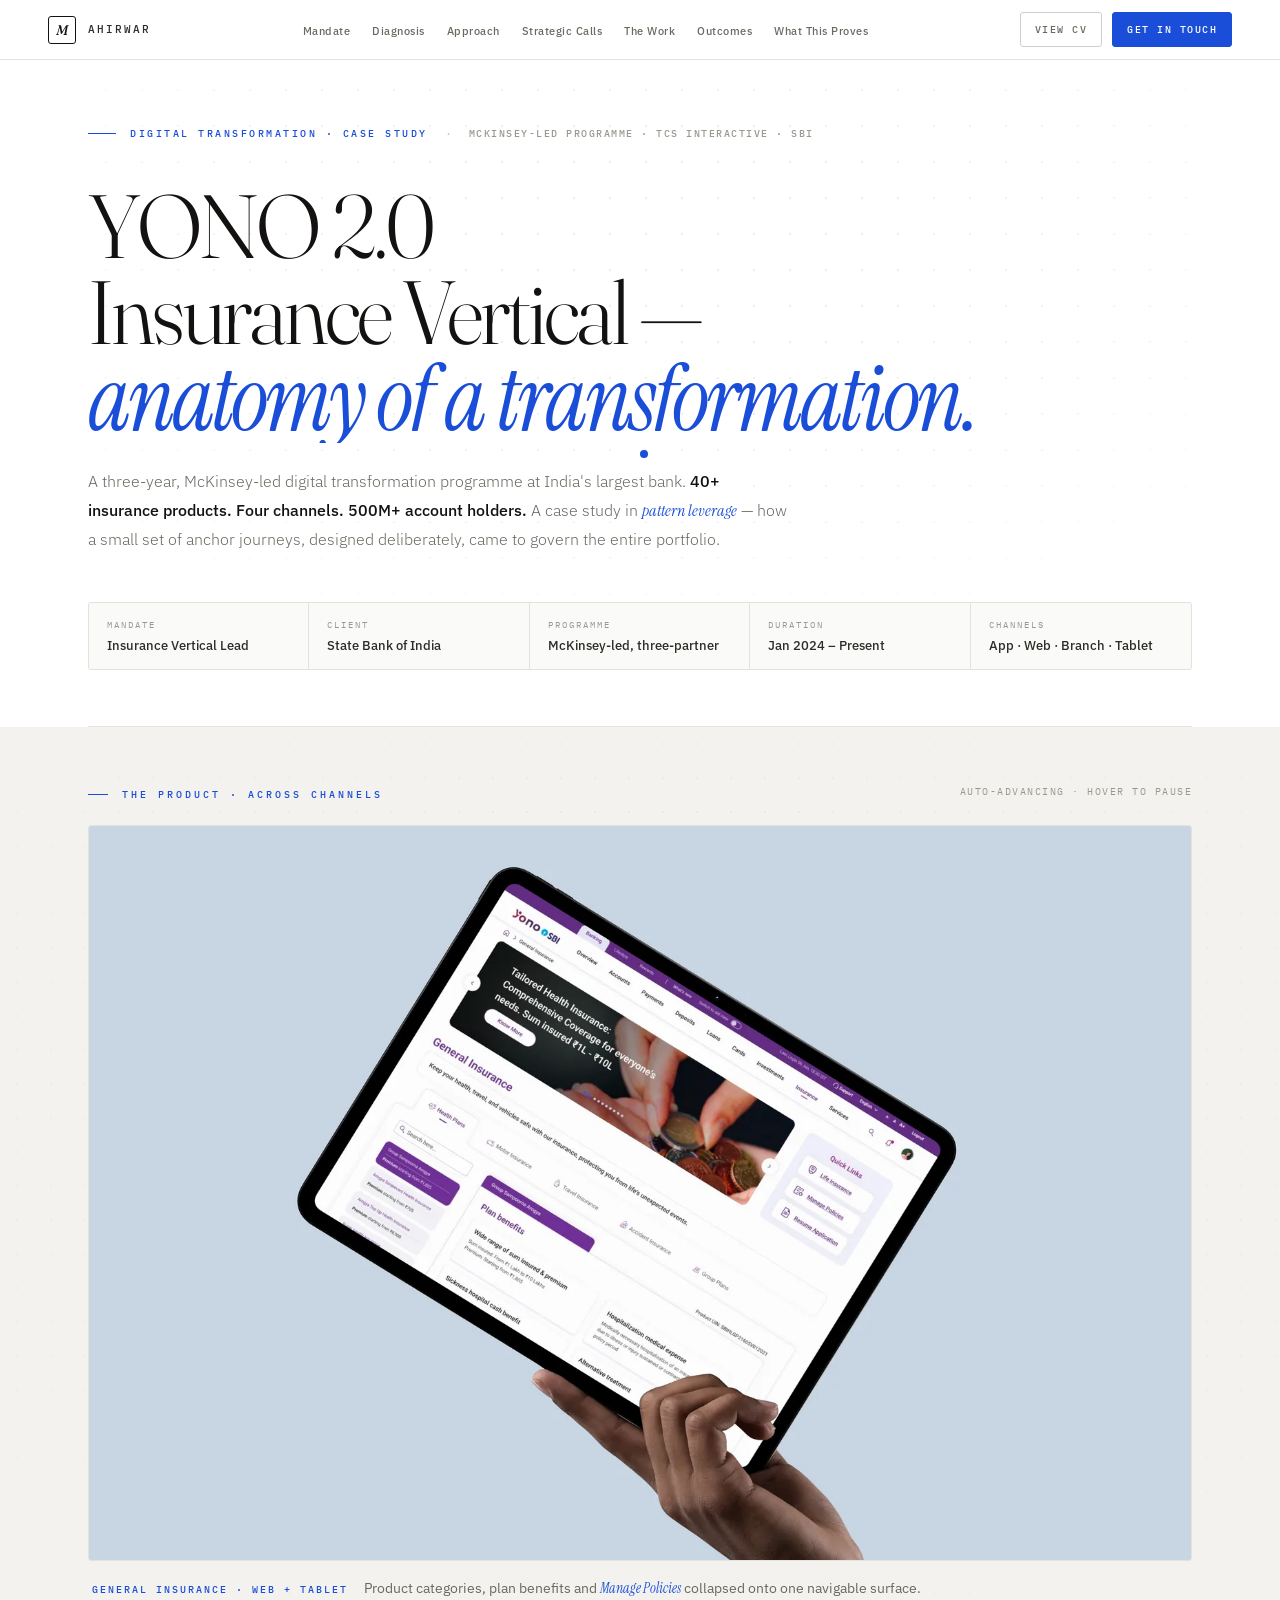
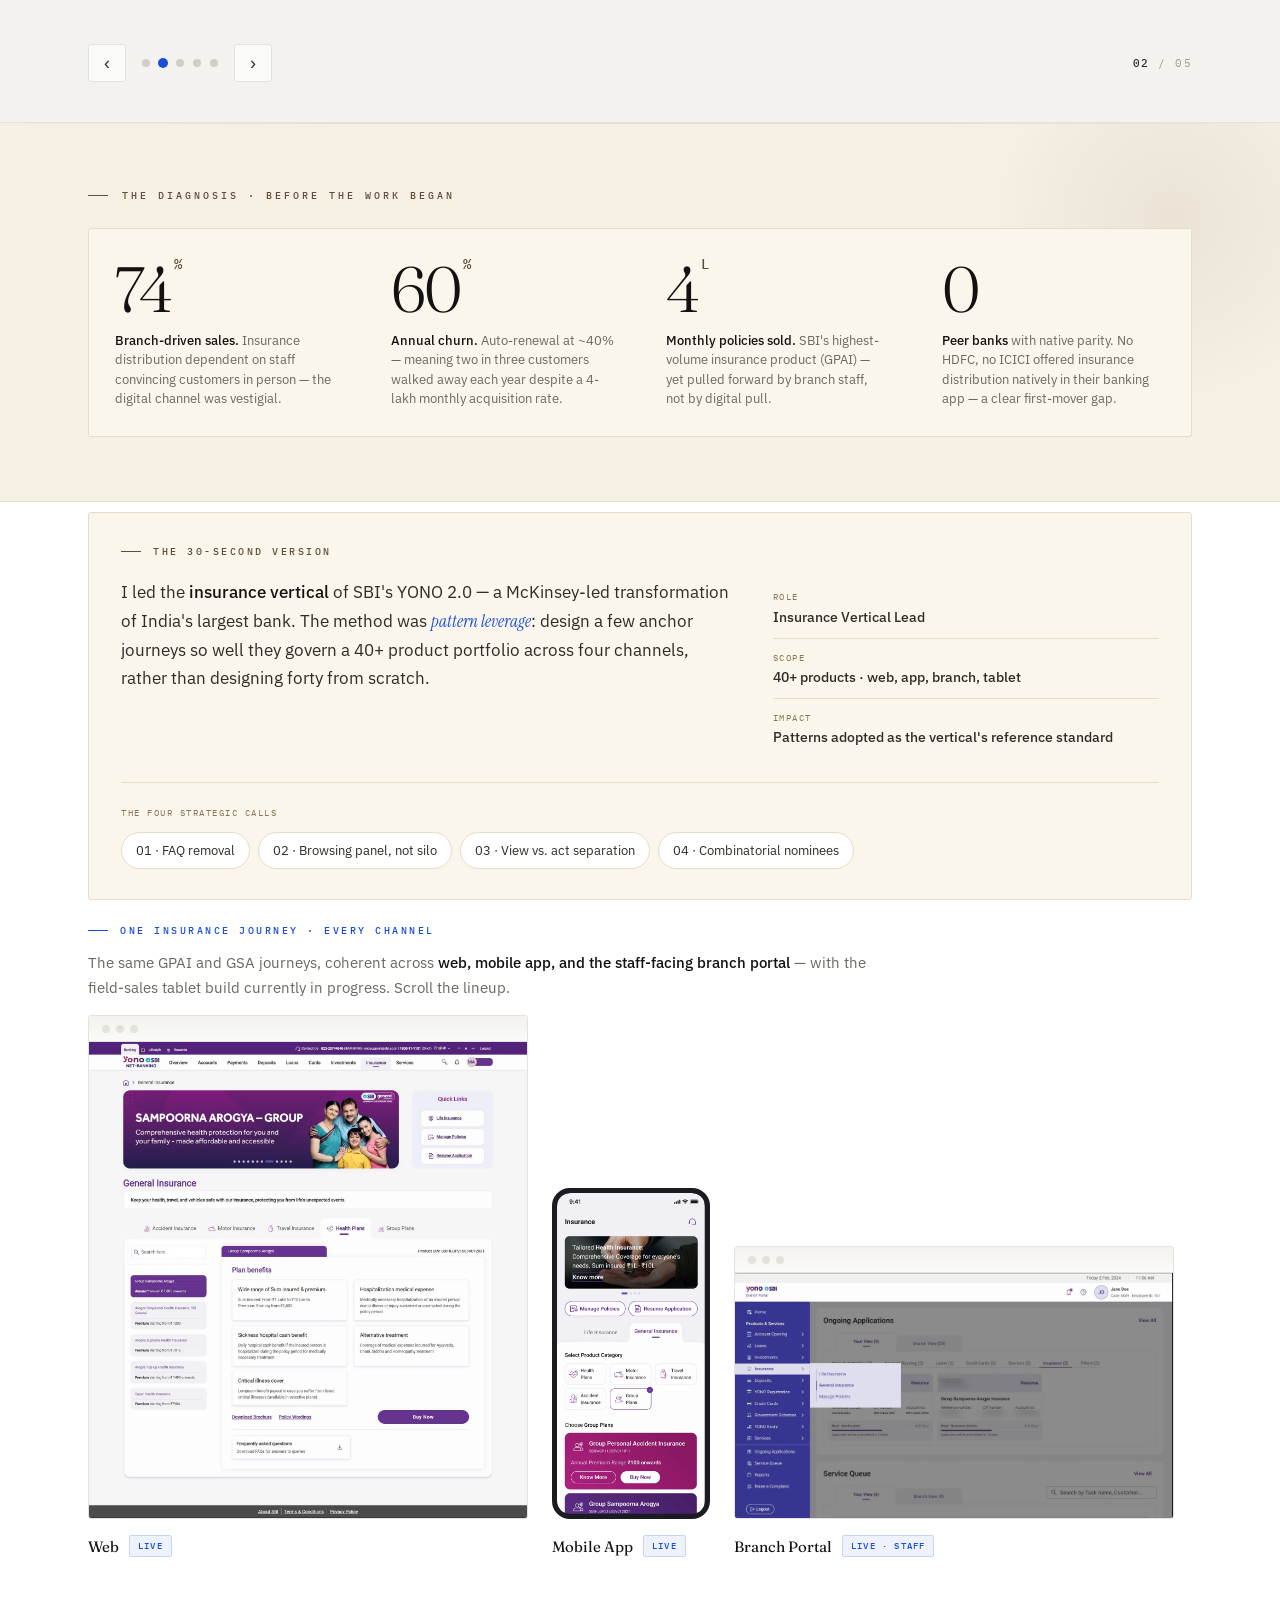
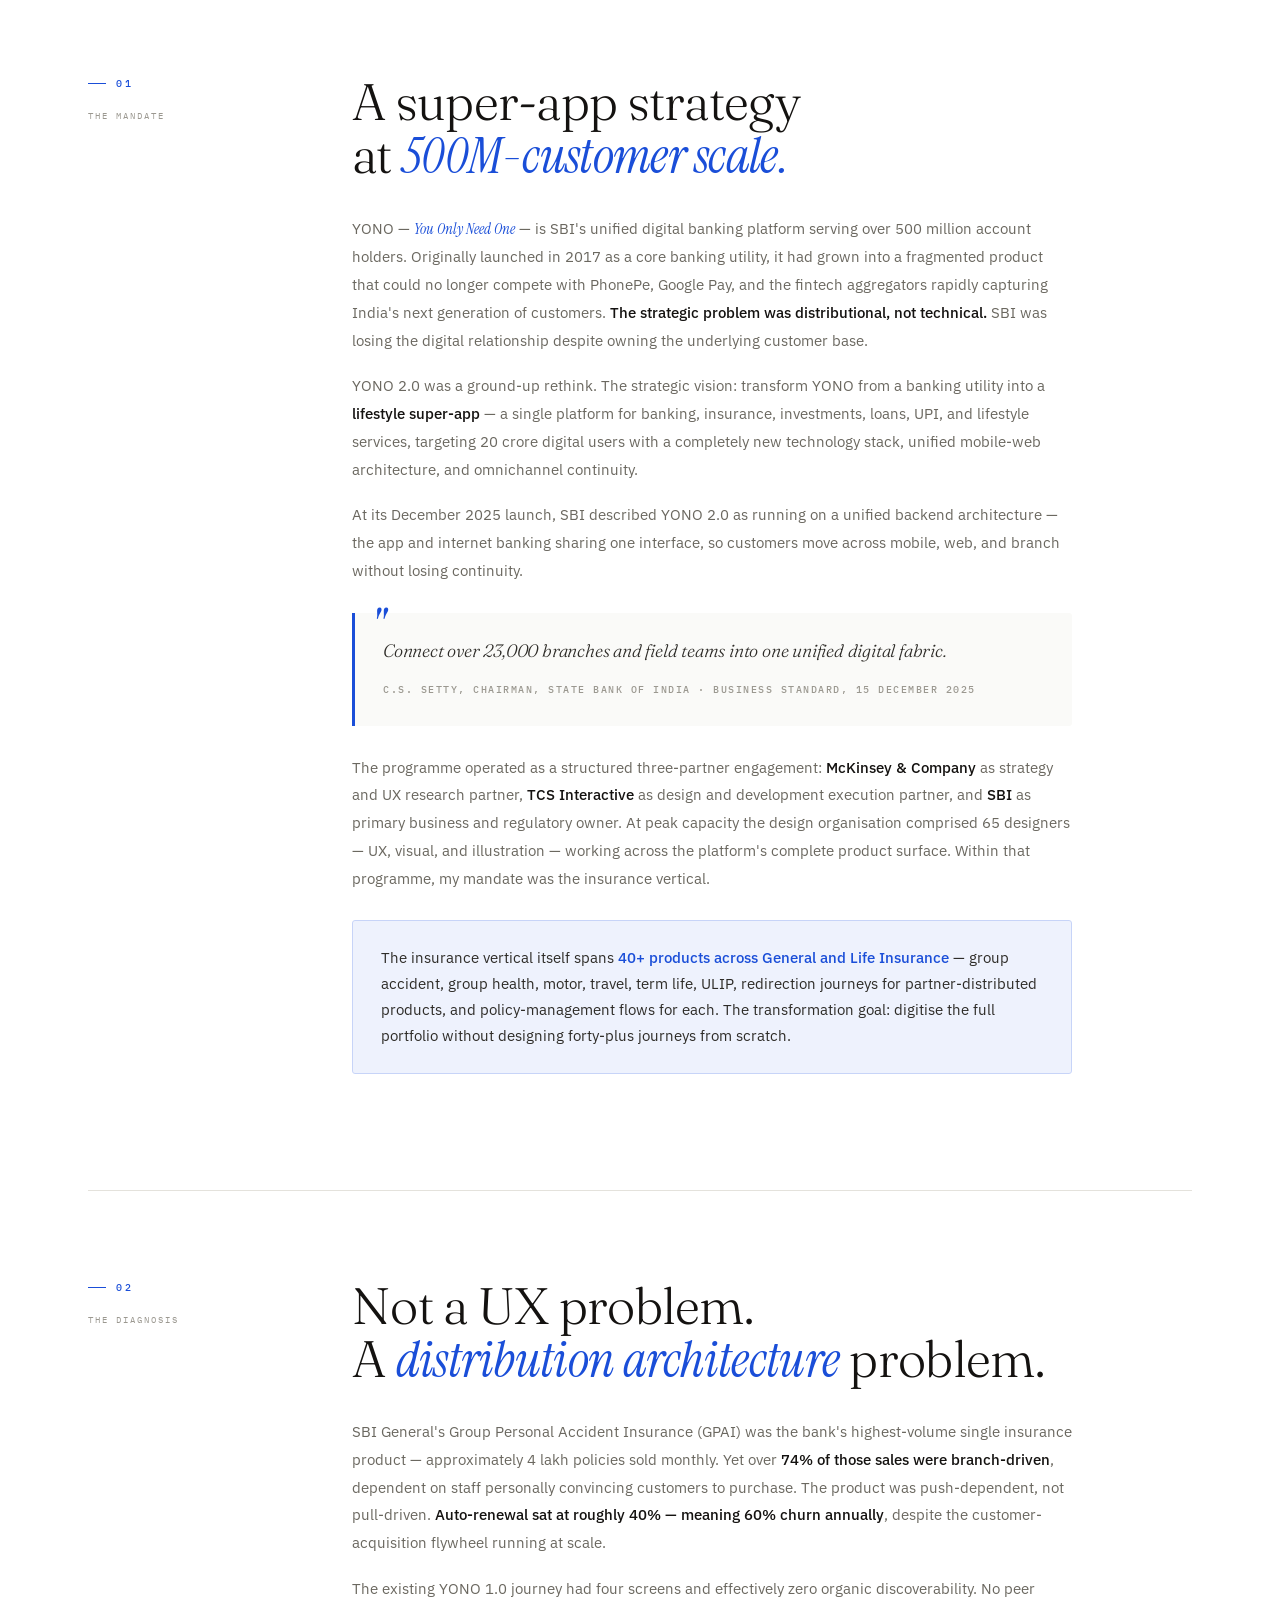
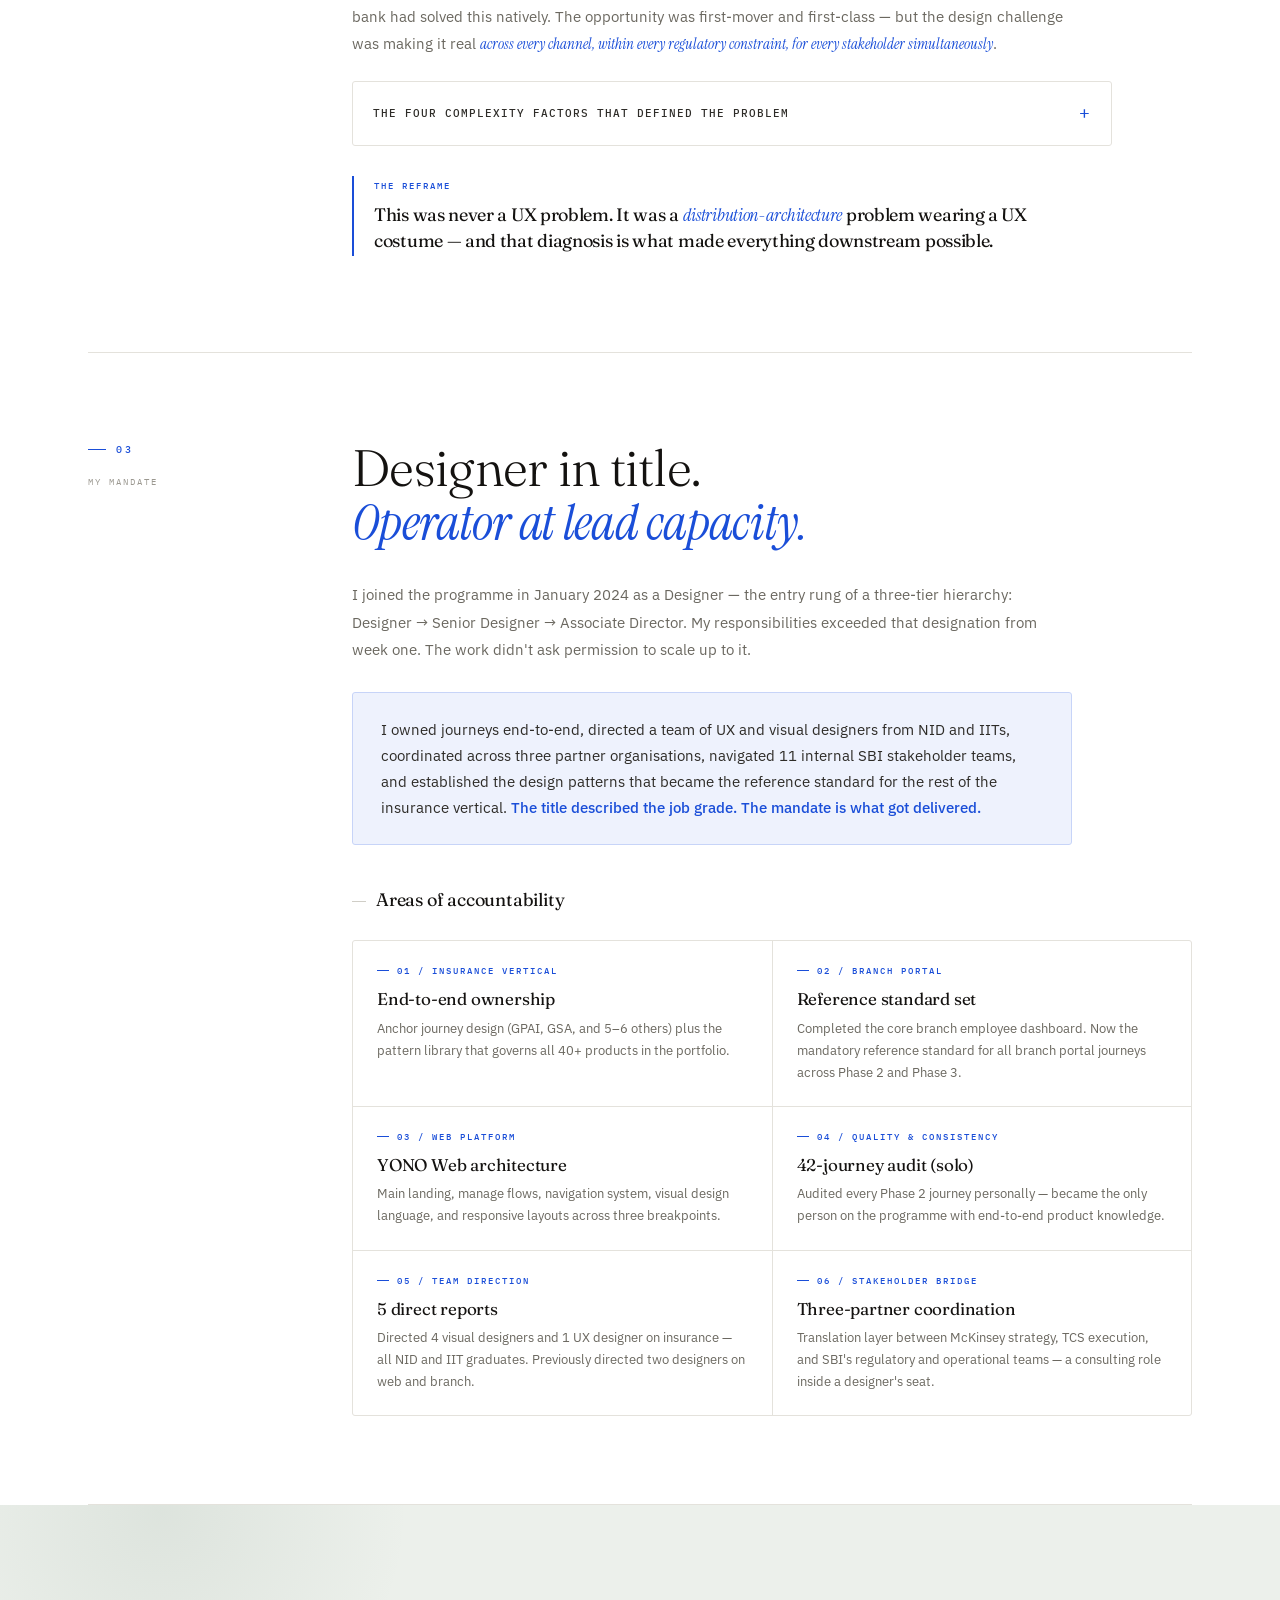
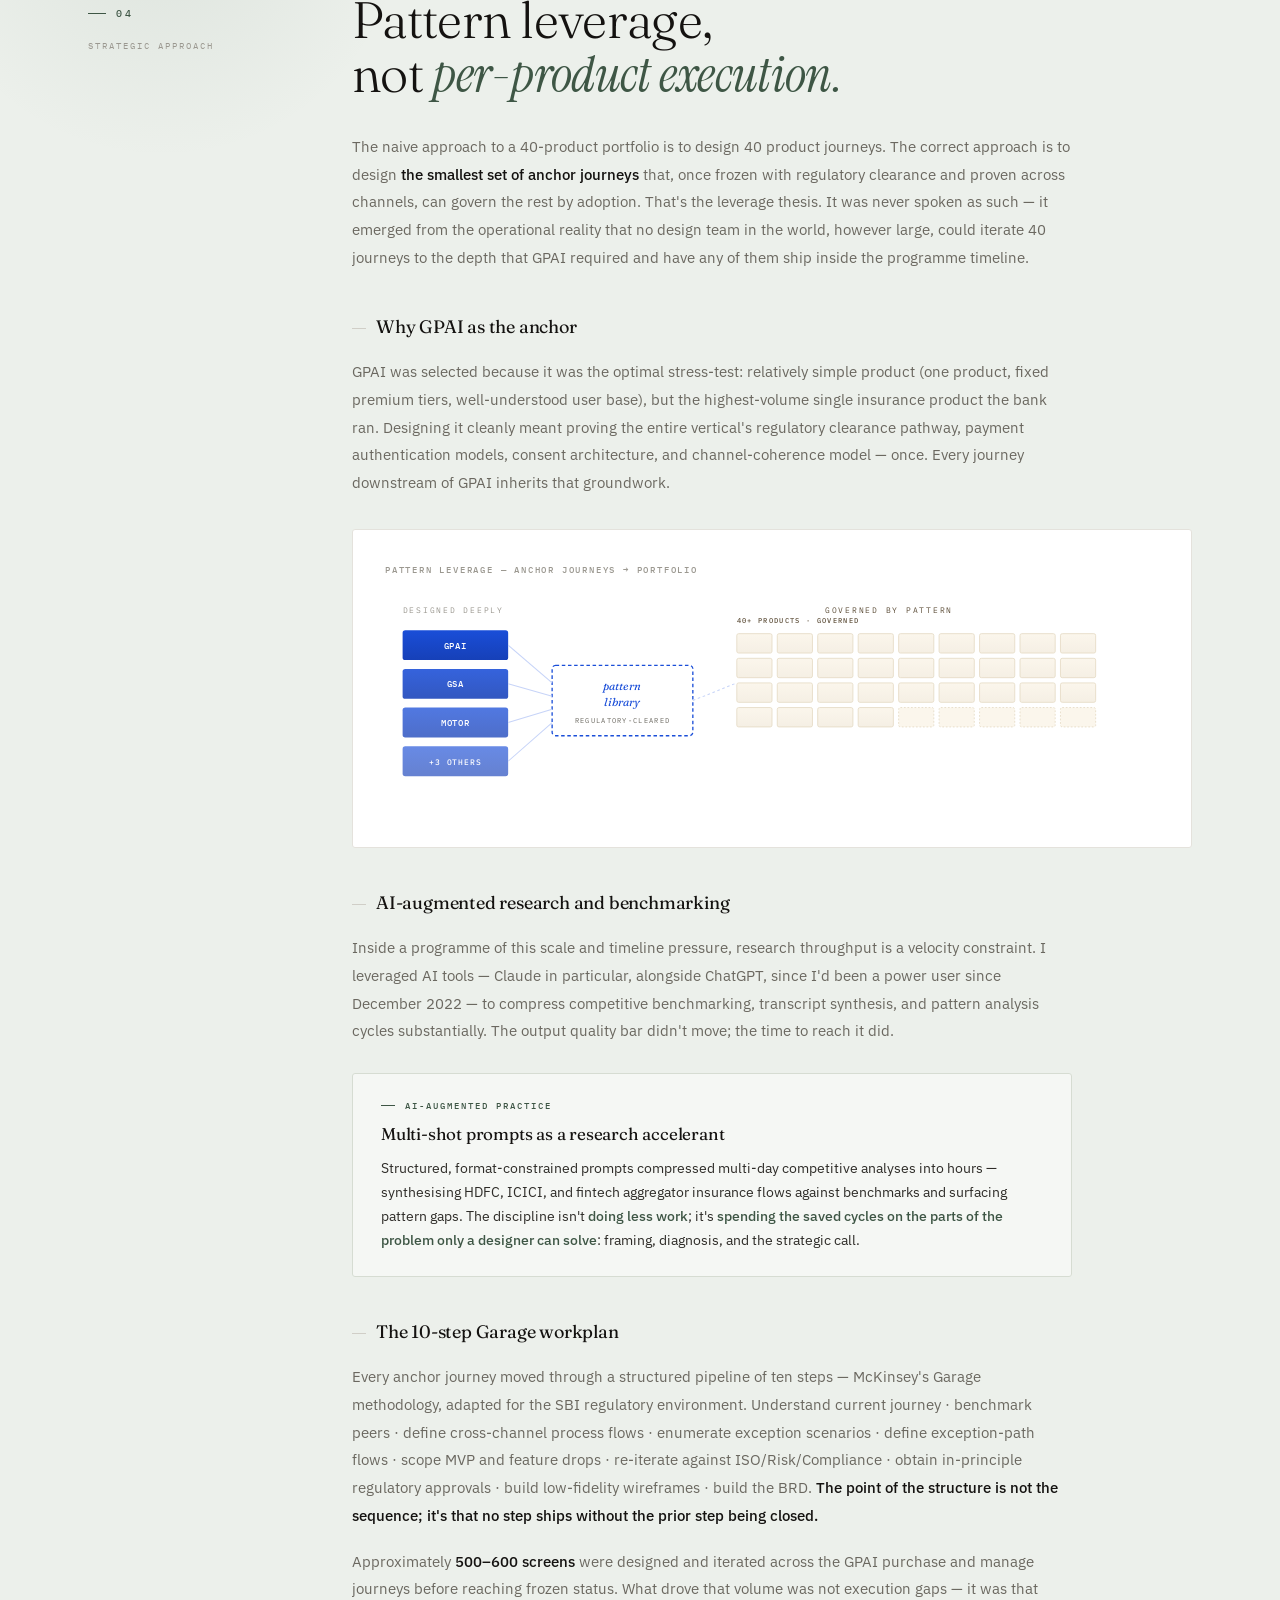
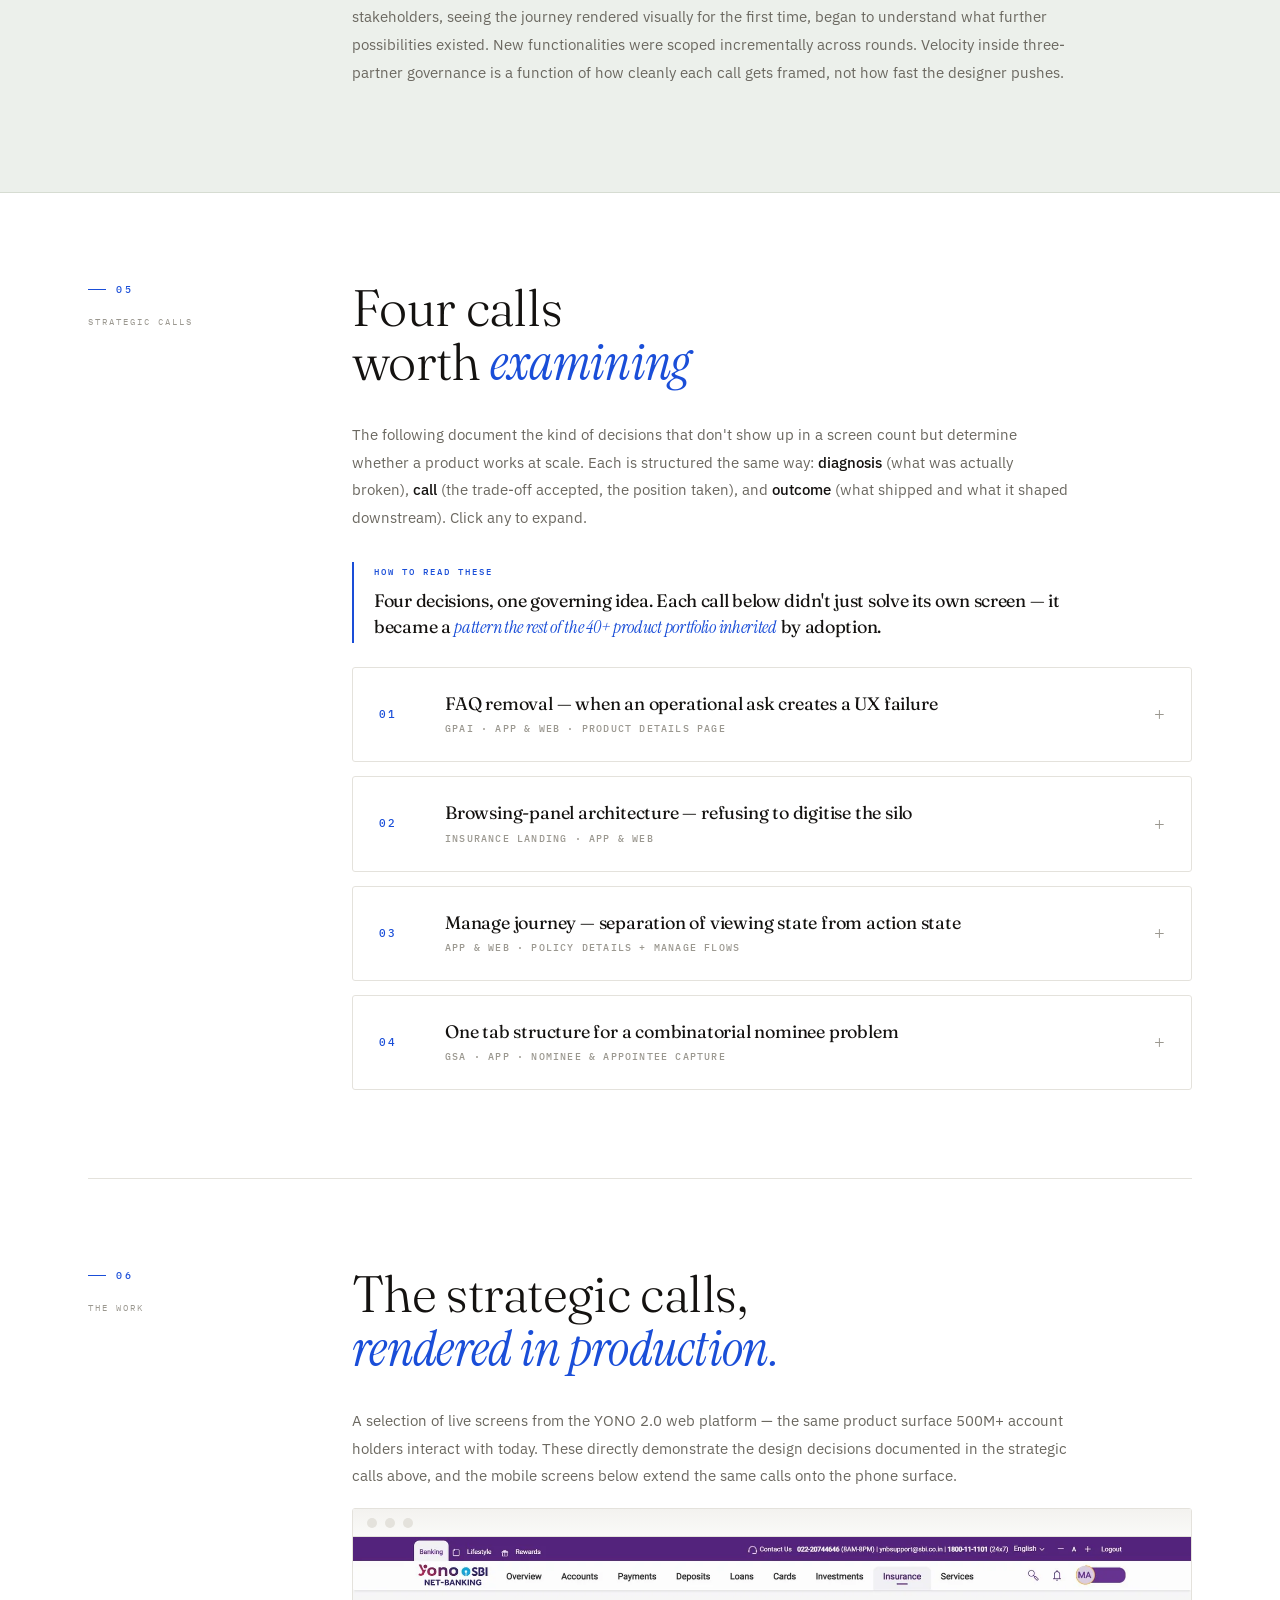
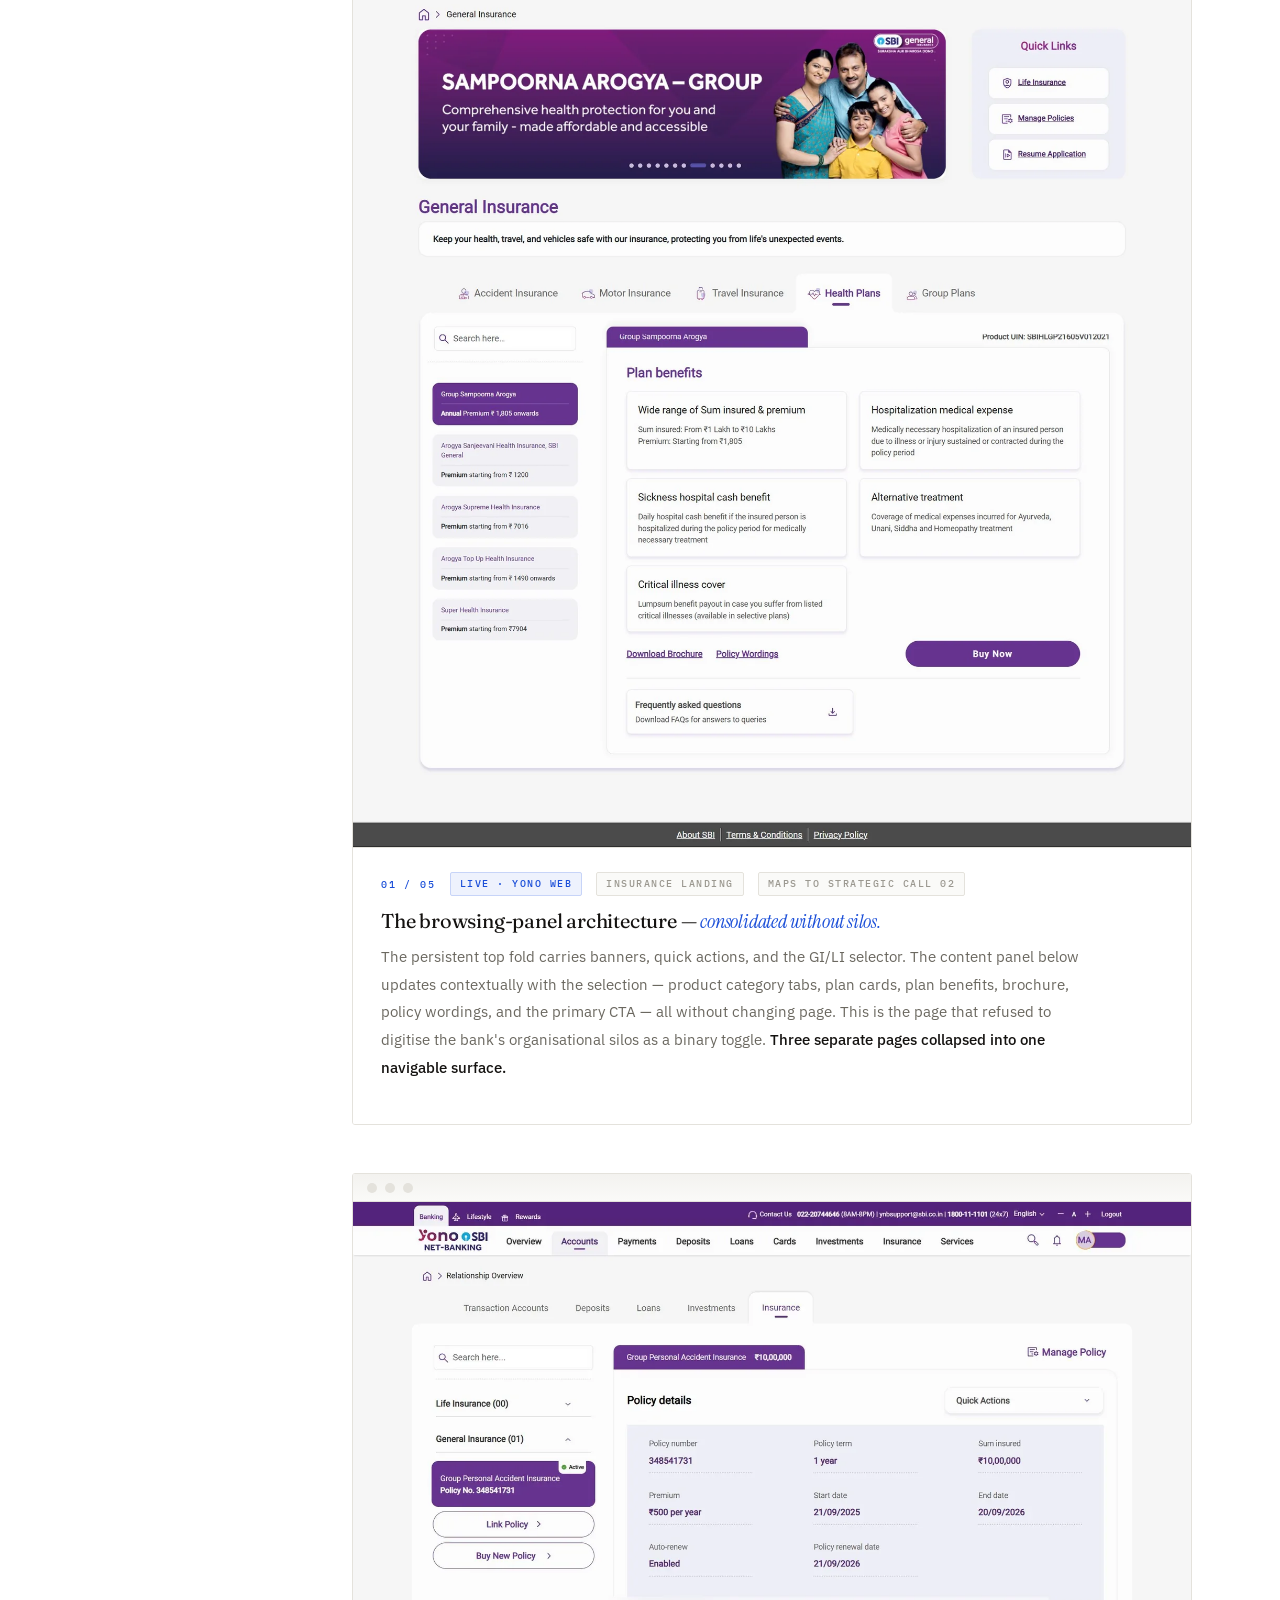
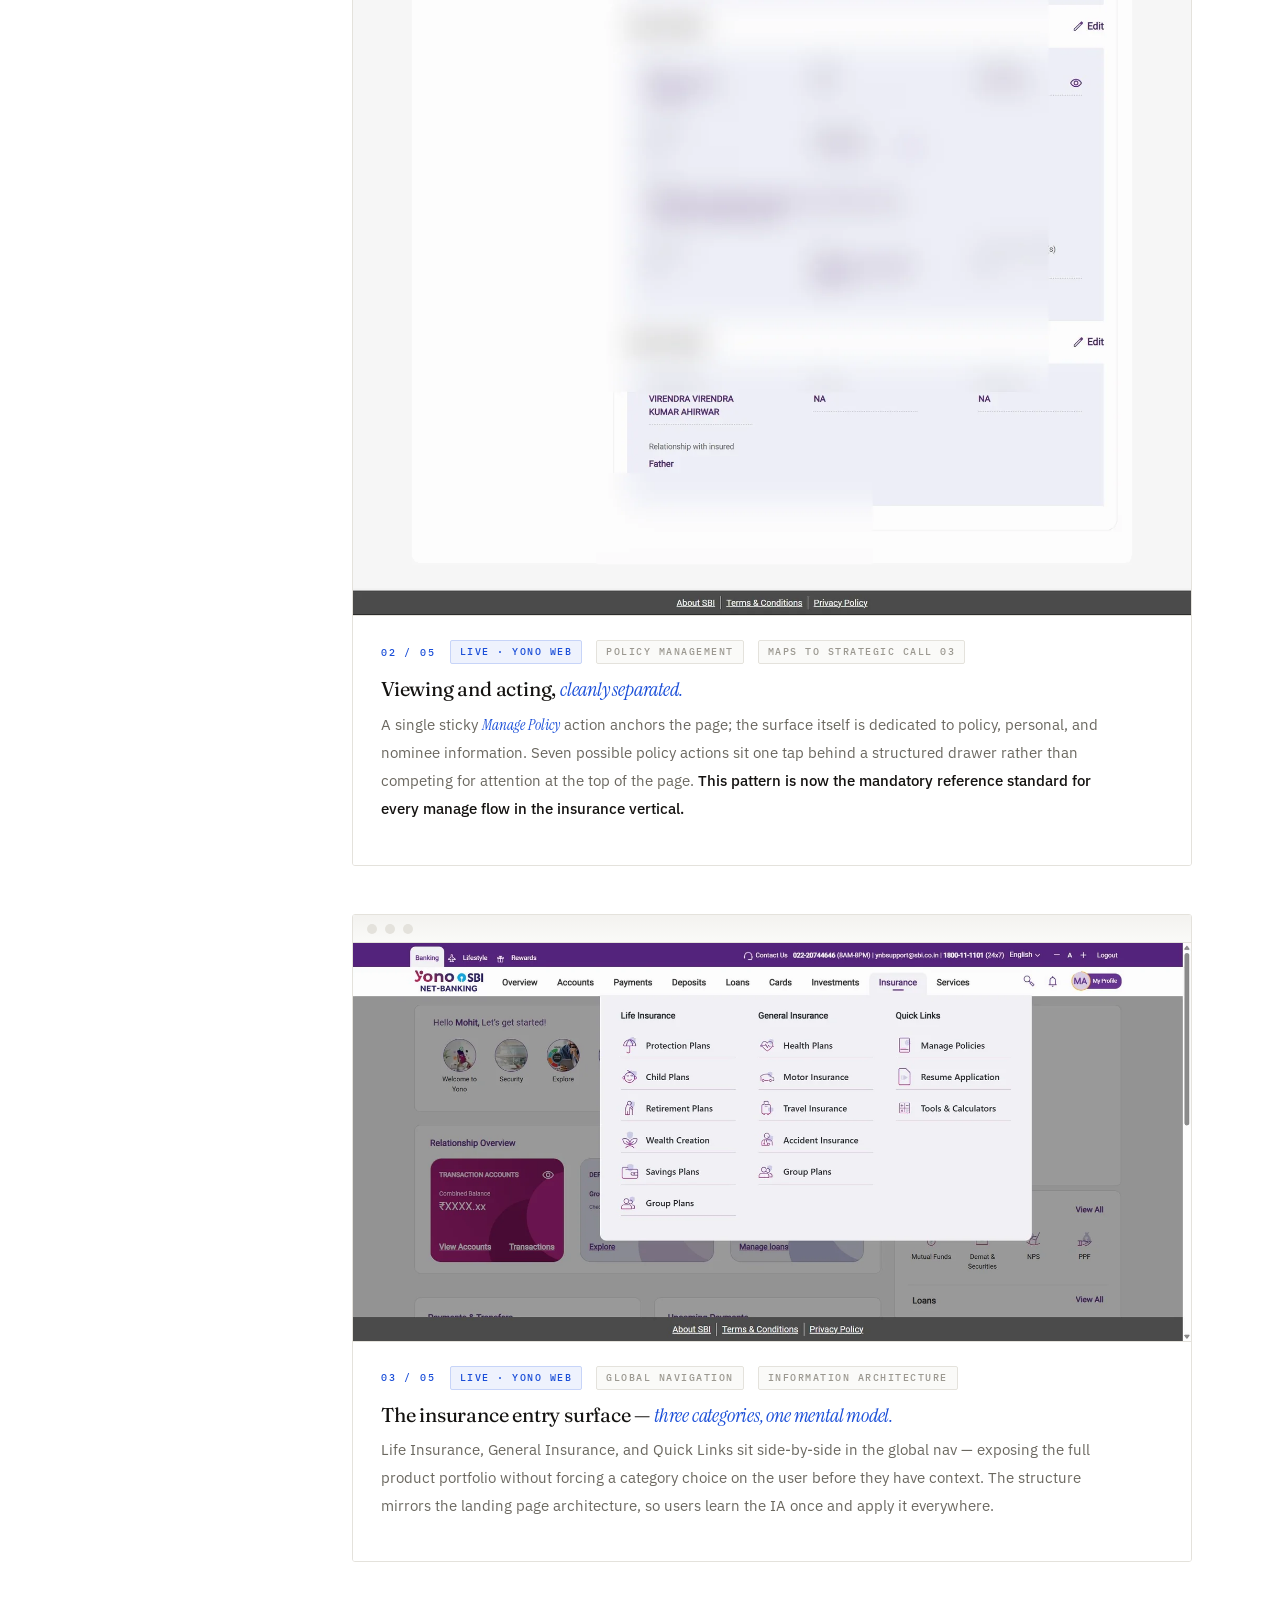
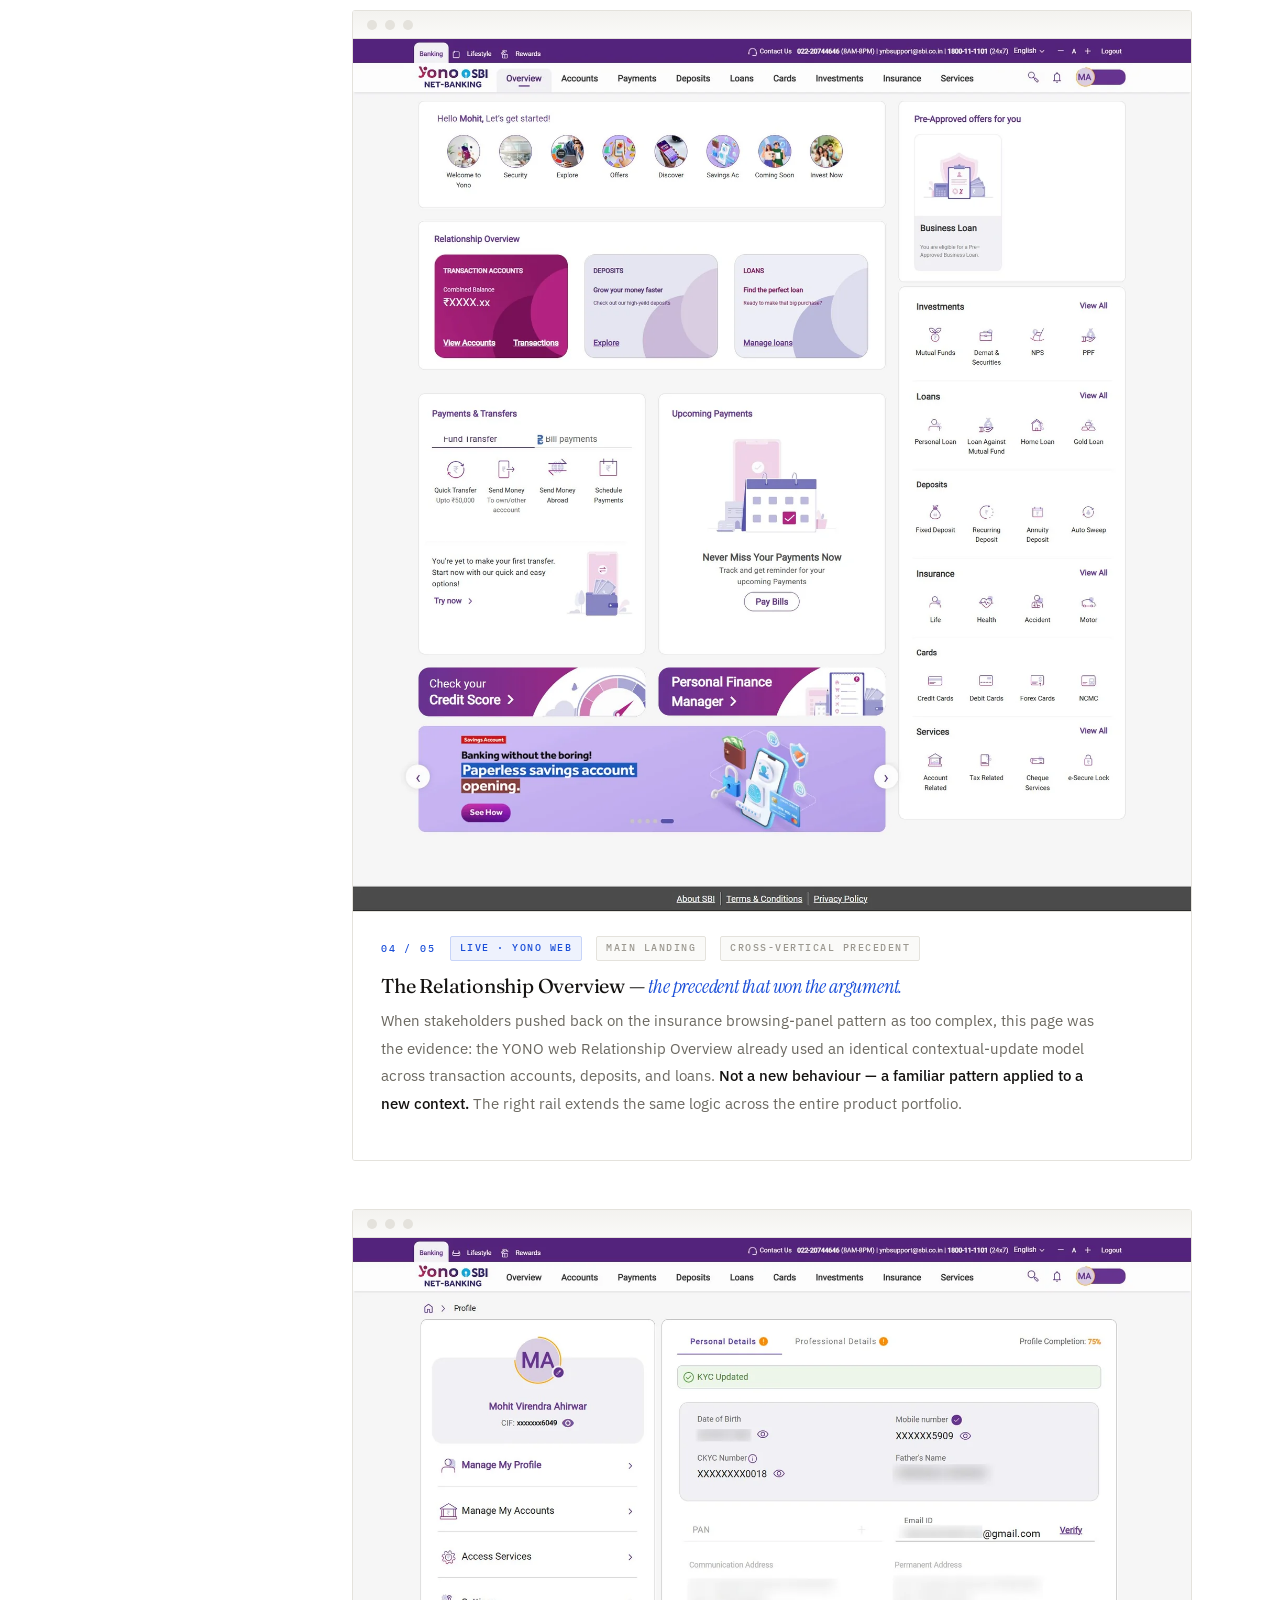
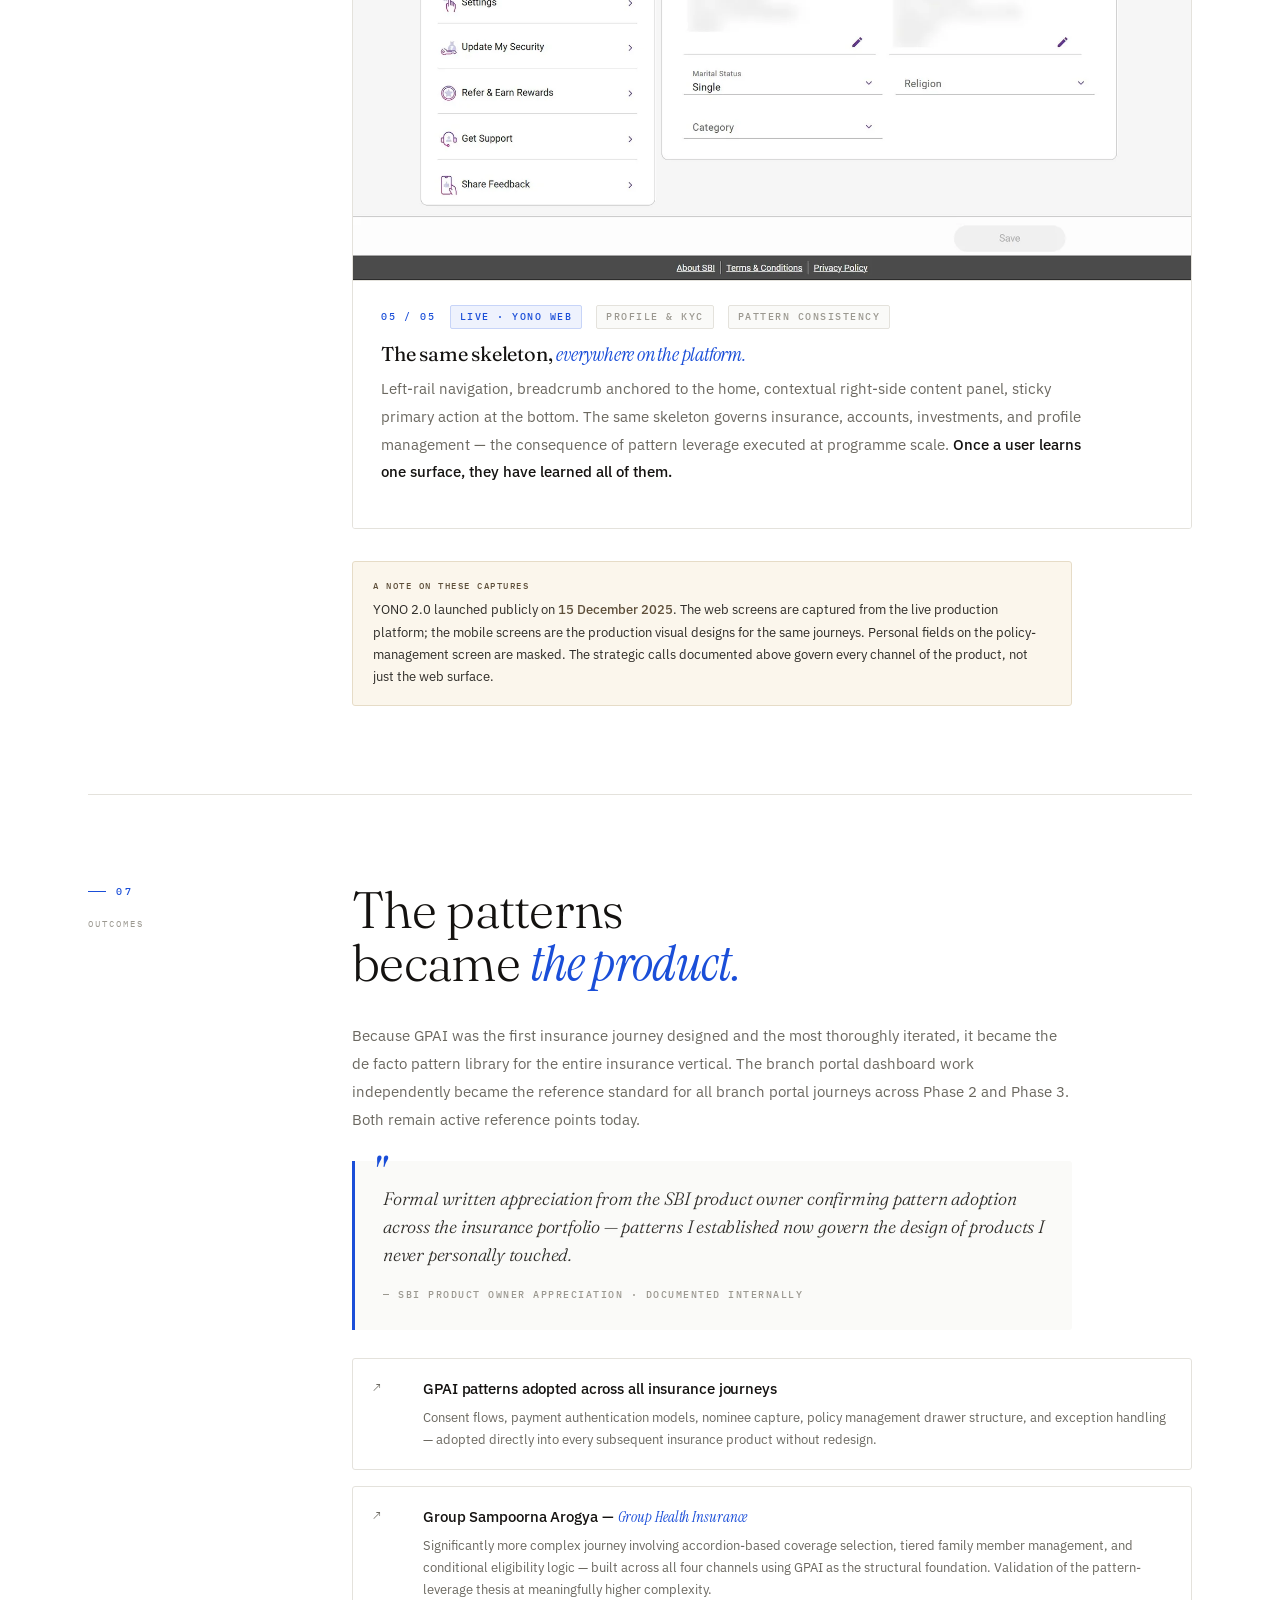
<file: yono-case-study.html>
<!DOCTYPE html>
<html lang="en">
<head>
<meta charset="UTF-8">
<meta name="viewport" content="width=device-width, initial-scale=1.0">
<title>YONO 2.0 Insurance Vertical — A Digital Transformation Case Study · Mohit Ahirwar</title>
<meta name="description" content="A consulting-lens case study of the SBI YONO 2.0 insurance vertical transformation — McKinsey-led programme, 40+ products, 4 channels, pattern-leverage architecture. Mohit Ahirwar.">
<meta property="og:type" content="article">
<meta property="og:url" content="https://ahirwarmohit.github.io/yono-case-study.html">
<meta property="og:title" content="YONO 2.0 Insurance Vertical — A Digital Transformation Case Study">
<meta property="og:description" content="Pattern leverage at enterprise scale: how anchor journeys governed a 40-product insurance portfolio across four channels.">
<link rel="icon" type="image/svg+xml" href="assets/favicon.svg">
<link rel="alternate icon" href="assets/favicon.ico">
<link rel="preconnect" href="https://fonts.googleapis.com">
<link rel="preconnect" href="https://fonts.gstatic.com" crossorigin>
<link href="https://fonts.googleapis.com/css2?family=Fraunces:ital,opsz,wght@0,9..144,300;0,9..144,400;0,9..144,500;0,9..144,600;1,9..144,300;1,9..144,400&family=IBM+Plex+Sans:ital,wght@0,300;0,400;0,500;0,600;1,300;1,400&family=IBM+Plex+Mono:wght@300;400;500&family=Instrument+Serif:ital@0;1&display=swap" rel="stylesheet">
<style>
:root{
  --white:#fff;--paper:#fafaf8;--bone:#f3f2ef;--rule:#e4e2dc;--rule2:#d0cec7;
  --ink-3:#9b9890;--ink-2:#6b6860;--ink-1:#2e2c28;--ink:#141210;
  --blue:#1a4ed8;--blue-d:#1640b8;--blue-l:#6092f8;--blue-bg:#eef2fd;--blue-bd:#c7d4f8;
  --sand:#f5efe4;--sand-l:#fbf6ec;--sand-bd:#e6dcc7;--sand-ink:#8a7558;--sand-ink-d:#5e4f3a;
  --sage:#ecf0eb;--sage-l:#f5f7f4;--sage-bd:#d6dcd2;--sage-ink:#5a7763;--sage-ink-d:#3e5645;
  --r:3px;--ease:cubic-bezier(0.16,1,0.3,1);--max:1200px;
}
*,*::before,*::after{margin:0;padding:0;box-sizing:border-box}
html{scroll-behavior:smooth;scroll-padding-top:80px}
body{font-family:'IBM Plex Sans',sans-serif;background:var(--white);color:var(--ink);line-height:1.7;-webkit-font-smoothing:antialiased;cursor:none;animation:pageFadeIn .5s var(--ease) both;overflow-x:hidden}
@keyframes pageFadeIn{from{opacity:0}to{opacity:1}}
::selection{background:var(--blue);color:#fff}
#cur{position:fixed;top:0;left:0;width:8px;height:8px;background:var(--blue);border-radius:50%;pointer-events:none;z-index:9999;transform:translate(-50%,-50%);transition:width .22s var(--ease),height .22s var(--ease);will-change:transform;mix-blend-mode:multiply}
#cur.hover-state{width:36px;height:36px;background:transparent;border:1.5px solid var(--blue)}
@media(hover:none){#cur{display:none}body{cursor:auto}}
@media(prefers-reduced-motion:reduce){#cur{display:none}body{cursor:auto}*{animation-duration:.01ms !important;transition-duration:.01ms !important}}
#prog{position:fixed;top:0;left:0;height:2px;background:linear-gradient(to right,var(--blue),var(--blue-l));z-index:200;width:0%;transition:width .08s linear}
nav{position:fixed;top:0;left:0;right:0;z-index:100;background:rgba(255,255,255,.92);backdrop-filter:blur(18px);-webkit-backdrop-filter:blur(18px);border-bottom:1px solid var(--rule);height:60px;display:flex;align-items:center;justify-content:space-between;padding:0 48px;animation:navIn .6s var(--ease) .1s both}
@keyframes navIn{from{transform:translateY(-100%);opacity:0}to{transform:translateY(0);opacity:1}}
.nav-id{display:flex;align-items:center;gap:12px;text-decoration:none}
.nav-mark{width:28px;height:28px;border:1px solid var(--ink);border-radius:var(--r);display:flex;align-items:center;justify-content:center;background:#fff;position:relative;transition:transform .3s var(--ease)}
.nav-mark::after{content:'';position:absolute;inset:3px;border:1px solid var(--blue);border-radius:1px;opacity:0;transition:opacity .3s}
.nav-id:hover .nav-mark{transform:rotate(-8deg)}
.nav-id:hover .nav-mark::after{opacity:1}
.nav-mark span{font-family:'Fraunces',serif;font-size:14px;font-weight:500;color:var(--ink);font-style:italic;line-height:1}
.nav-name{font-family:'IBM Plex Mono',monospace;font-size:11px;letter-spacing:2px;text-transform:uppercase;color:var(--ink-1);font-weight:500}
.nav-links{display:flex;gap:22px;list-style:none}
.nav-links a{font-size:11px;font-weight:500;letter-spacing:.5px;color:var(--ink-2);text-decoration:none;transition:color .15s;position:relative}
.nav-links a::after{content:'';position:absolute;bottom:-4px;left:0;right:0;height:1px;background:var(--blue);transform:scaleX(0);transition:transform .25s var(--ease);transform-origin:left}
.nav-links a:hover::after,.nav-links a.active::after{transform:scaleX(1)}
.nav-links a:hover,.nav-links a.active{color:var(--blue)}
.nav-ctas{display:flex;gap:10px;align-items:center}
.nbtn{font-family:'IBM Plex Mono',monospace;font-size:10px;letter-spacing:1.5px;text-transform:uppercase;font-weight:500;padding:8px 14px;border-radius:var(--r);text-decoration:none;transition:all .15s;display:inline-flex;align-items:center;gap:6px}
.nbtn.o{border:1px solid var(--rule2);color:var(--ink-2)}
.nbtn.o:hover{border-color:var(--blue);color:var(--blue);background:var(--blue-bg)}
.nbtn.s{background:var(--blue);color:#fff;border:1px solid var(--blue)}
.nbtn.s:hover{background:var(--blue-d)}
.hamburger{display:none;flex-direction:column;gap:5px;cursor:pointer;padding:8px;border:1px solid var(--rule);border-radius:var(--r);background:transparent}
.hamburger span{width:18px;height:1.5px;background:var(--ink-2);display:block;transition:transform .25s ease,opacity .25s}
.hamburger.open span:nth-child(1){transform:translateY(6.5px) rotate(45deg)}
.hamburger.open span:nth-child(2){opacity:0;transform:scaleX(0)}
.hamburger.open span:nth-child(3){transform:translateY(-6.5px) rotate(-45deg)}
.mobile-menu{display:none;position:fixed;top:60px;left:0;right:0;bottom:0;background:rgba(255,255,255,.98);backdrop-filter:blur(20px);z-index:99;padding:32px 24px;flex-direction:column;gap:4px;overflow-y:auto;opacity:0;transform:translateY(-8px);transition:opacity .25s ease,transform .25s ease;pointer-events:none}
.mobile-menu.open{opacity:1;transform:translateY(0);pointer-events:all}
.mobile-menu a{font-size:18px;font-family:'Fraunces',serif;font-weight:300;color:var(--ink-1);text-decoration:none;padding:14px 0;border-bottom:1px solid var(--rule);display:block}
.mobile-menu a:last-of-type{border-bottom:none}
.mm-foot{margin-top:32px;display:flex;gap:10px}
.page-body{max-width:var(--max);margin:0 auto;padding:0 48px}
.cover{padding:120px 0 56px;border-bottom:1px solid var(--rule);position:relative;overflow:hidden}
.cover::before{content:'';position:absolute;inset:0;background-image:radial-gradient(circle,rgba(20,18,16,.07) 1px,transparent 1px);background-size:36px 36px;pointer-events:none;mask-image:radial-gradient(ellipse 80% 70% at 50% 35%,#000 25%,transparent 100%);-webkit-mask-image:radial-gradient(ellipse 80% 70% at 50% 35%,#000 25%,transparent 100%)}
.cover-eyebrow{display:flex;align-items:center;gap:14px;margin-bottom:36px;flex-wrap:wrap;position:relative;z-index:1;animation:fadeUp .6s var(--ease) .15s both}
.cover-eyebrow::before{content:'';width:28px;height:1px;background:var(--blue)}
.eyebrow-tag{font-family:'IBM Plex Mono',monospace;font-size:10px;letter-spacing:2.5px;text-transform:uppercase;color:var(--blue);font-weight:500}
.eyebrow-sep{color:var(--rule2);padding:0 4px}
.eyebrow-secondary{font-family:'IBM Plex Mono',monospace;font-size:10px;letter-spacing:1.5px;text-transform:uppercase;color:var(--ink-3);font-weight:500}
@keyframes fadeUp{from{opacity:0;transform:translateY(20px)}to{opacity:1;transform:translateY(0)}}
.cover h1{font-family:'Fraunces',serif;font-size:clamp(48px,7vw,96px);font-weight:300;line-height:.96;letter-spacing:-3px;color:var(--ink);margin-bottom:24px;position:relative;z-index:1;max-width:1100px}
.h-line{display:block;overflow:hidden}
.h-line span{display:block;animation:lineUp .9s var(--ease) both}
.h-line:nth-child(1) span{animation-delay:.25s}
.h-line:nth-child(2) span{animation-delay:.4s}
.h-line:nth-child(3) span{animation-delay:.55s}
.h-line em{font-family:'Instrument Serif',serif;font-style:italic;color:var(--blue);font-weight:400}
@keyframes lineUp{from{transform:translateY(110%)}to{transform:translateY(0)}}
.cover-sub{font-size:16px;color:var(--ink-2);font-weight:300;max-width:700px;line-height:1.78;margin-bottom:48px;position:relative;z-index:1;animation:fadeUp .8s var(--ease) .65s both}
.cover-sub strong{color:var(--ink);font-weight:500}
.cover-sub em{font-family:'Instrument Serif',serif;font-style:italic;color:var(--blue);font-weight:400}
.cover-meta{display:grid;grid-template-columns:repeat(5,1fr);gap:0;background:var(--paper);border:1px solid var(--rule);border-radius:var(--r);overflow:hidden;position:relative;z-index:1;animation:fadeUp .8s var(--ease) .8s both}
.meta-cell{padding:14px 18px;border-right:1px solid var(--rule);transition:background .2s}
.meta-cell:last-child{border-right:none}
.meta-cell:hover{background:#fff}
.meta-label{font-family:'IBM Plex Mono',monospace;font-size:9px;letter-spacing:2px;text-transform:uppercase;color:var(--ink-3);display:block;margin-bottom:5px}
.meta-value{font-size:13px;font-weight:500;color:var(--ink-1);line-height:1.4;display:block}
.meta-value em{font-style:italic;color:var(--blue);font-family:'Instrument Serif',serif;font-weight:400}
.stats-strip{background:var(--sand);border-bottom:1px solid var(--sand-bd);position:relative;overflow:hidden}
.stats-strip::before{content:'';position:absolute;top:0;left:0;right:0;height:1px;background:linear-gradient(to right,transparent,var(--sand-bd) 30%,var(--sand-bd) 70%,transparent)}
.stats-strip::after{content:'';position:absolute;top:-30%;right:-8%;width:420px;height:420px;background:radial-gradient(circle,rgba(138,117,88,.1) 0%,transparent 60%);pointer-events:none}
.stats-inner{max-width:var(--max);margin:0 auto;padding:64px 48px;position:relative;z-index:1}
.stats-tag{font-family:'IBM Plex Mono',monospace;font-size:10px;letter-spacing:3px;text-transform:uppercase;color:var(--sand-ink-d);display:flex;align-items:center;gap:14px;font-weight:500;margin-bottom:24px}
.stats-tag::before{content:'';width:20px;height:1px;background:var(--sand-ink-d)}
.stats-grid{display:grid;grid-template-columns:repeat(4,1fr);gap:0;background:var(--sand-bd);border:1px solid var(--sand-bd);border-radius:var(--r);overflow:hidden}
.stat-cell{background:var(--sand-l);padding:28px 26px;transition:background .2s,transform .25s var(--ease)}
.stat-cell:hover{background:#fff;transform:translateY(-2px)}
.stat-number{font-family:'Fraunces',serif;font-size:clamp(40px,5vw,68px);font-weight:300;color:var(--ink);line-height:1;letter-spacing:-2px;margin-bottom:10px;display:block}
.stat-number sup{font-family:'IBM Plex Mono',monospace;font-size:14px;color:var(--sand-ink-d);font-weight:500;letter-spacing:.5px;vertical-align:top;margin-left:2px}
.stat-number em{font-family:'Instrument Serif',serif;font-style:italic;color:var(--sand-ink-d);font-weight:400}
.stat-desc{font-size:12.5px;color:var(--ink-2);line-height:1.55}
.stat-desc strong{color:var(--ink);font-weight:500}
.section{padding:88px 0;display:grid;grid-template-columns:200px 1fr;gap:64px;border-bottom:1px solid var(--rule);position:relative}
.section.no-border{border-bottom:none}
.section-aside{position:sticky;top:100px;align-self:start}
.section-num{font-family:'IBM Plex Mono',monospace;font-size:10px;letter-spacing:2.5px;color:var(--blue);font-weight:500;display:flex;align-items:center;gap:10px;margin-bottom:8px}
.section-num::before{content:'';width:18px;height:1px;background:var(--blue)}
.section-title-aside{font-family:'IBM Plex Mono',monospace;font-size:9px;letter-spacing:2px;color:var(--ink-3);text-transform:uppercase}
.section-content > h2{font-family:'Fraunces',serif;font-size:clamp(32px,4vw,52px);font-weight:300;line-height:1.04;color:var(--ink);margin-bottom:32px;letter-spacing:-.7px}
.section-content > h2 em{font-style:italic;font-family:'Instrument Serif',serif;color:var(--blue);font-weight:400}
.section-content > h3{font-family:'Fraunces',serif;font-size:18px;font-weight:400;color:var(--ink);margin:40px 0 16px;letter-spacing:-.2px;display:flex;align-items:baseline;gap:10px}
.section-content > h3::before{content:'';width:14px;height:1px;background:var(--rule2);position:relative;top:-4px;flex-shrink:0}
.section-content p{font-size:15px;color:var(--ink-2);line-height:1.85;margin-bottom:18px;max-width:720px}
.section-content p strong{color:var(--ink);font-weight:500}
.section-content p em{font-style:italic;font-family:'Instrument Serif',serif;color:var(--blue);font-weight:400}
.section-sand{background:var(--sand);border-bottom:1px solid var(--sand-bd);position:relative;overflow:hidden}
.section-sand .section{border-bottom:none}
.section-sand::before{content:'';position:absolute;inset:0;background-image:linear-gradient(var(--sand-bd) 1px,transparent 1px),linear-gradient(90deg,var(--sand-bd) 1px,transparent 1px);background-size:48px 48px;opacity:.3;pointer-events:none;mask-image:radial-gradient(ellipse 70% 60% at 50% 50%,#000 30%,transparent 100%);-webkit-mask-image:radial-gradient(ellipse 70% 60% at 50% 50%,#000 30%,transparent 100%)}
.section-sand .section-num{color:var(--sand-ink-d)}
.section-sand .section-num::before{background:var(--sand-ink-d)}
.section-sand .section-content > h2 em{color:var(--sand-ink-d)}
.section-sage{background:var(--sage);border-bottom:1px solid var(--sage-bd);position:relative;overflow:hidden}
.section-sage .section{border-bottom:none}
.section-sage::before{content:'';position:absolute;top:-15%;left:-10%;width:580px;height:580px;background:radial-gradient(circle,rgba(90,119,99,.1) 0%,transparent 60%);pointer-events:none}
.section-sage .section-num{color:var(--sage-ink-d)}
.section-sage .section-num::before{background:var(--sage-ink-d)}
.section-sage .section-content > h2 em{color:var(--sage-ink-d)}
.callout{background:var(--paper);border-left:3px solid var(--blue);padding:24px 28px;margin:28px 0;border-radius:0 var(--r) var(--r) 0;max-width:720px;position:relative}
.callout::before{content:'"';position:absolute;top:-10px;left:14px;font-family:'Instrument Serif',serif;font-size:48px;color:var(--blue);line-height:1;font-style:italic}
.callout p{font-family:'Fraunces',serif;font-size:18px;font-weight:300;color:var(--ink-1);line-height:1.55;letter-spacing:-.2px;font-style:italic;margin-bottom:10px}
.callout cite{font-family:'IBM Plex Mono',monospace;font-size:10px;letter-spacing:1.5px;color:var(--ink-3);text-transform:uppercase;font-style:normal;font-weight:500}
.highlight-box{background:var(--blue-bg);border:1px solid var(--blue-bd);padding:24px 28px;border-radius:var(--r);margin:28px 0;max-width:720px}
.highlight-box p{color:var(--ink-1);font-size:14.5px;line-height:1.78;margin-bottom:0}
.highlight-box p strong{color:var(--blue)}
.pull-quote{font-family:'Fraunces',serif;font-size:clamp(22px,2.6vw,32px);font-weight:300;color:var(--ink);line-height:1.3;letter-spacing:-.4px;padding:32px 0;margin:24px 0;border-top:1px solid var(--rule);border-bottom:1px solid var(--rule);max-width:880px}
.pull-quote em{font-style:italic;font-family:'Instrument Serif',serif;color:var(--blue);font-weight:400}
.cx-table{width:100%;border-collapse:collapse;margin:18px 0;border-top:1px solid var(--rule);max-width:880px}
.cx-table tr{border-bottom:1px solid var(--rule);transition:background .2s}
.cx-table tr:hover{background:var(--paper)}
.cx-table td{padding:18px 0;vertical-align:top;font-size:14px;line-height:1.7;color:var(--ink-2)}
.cx-table td:first-child{width:40px;font-family:'IBM Plex Mono',monospace;font-size:11px;color:var(--blue);font-weight:500;letter-spacing:1px;padding-right:18px}
.cx-table td strong{color:var(--ink);font-weight:500;display:block;margin-bottom:4px;font-size:14.5px}
.cx-table td span{display:block;color:var(--ink-2);font-size:13.5px;line-height:1.7}
.role-grid{display:grid;grid-template-columns:repeat(2,1fr);gap:1px;background:var(--rule);border:1px solid var(--rule);border-radius:var(--r);overflow:hidden;margin-top:24px;max-width:880px}
.role-card{background:#fff;padding:22px 24px;transition:background .2s,transform .25s var(--ease)}
.role-card:hover{background:var(--paper);transform:translateY(-2px);z-index:2}
.rc-index{font-family:'IBM Plex Mono',monospace;font-size:9px;letter-spacing:2px;text-transform:uppercase;color:var(--blue);margin-bottom:10px;font-weight:500;display:flex;align-items:center;gap:8px}
.rc-index::before{content:'';width:12px;height:1px;background:var(--blue)}
.rc-title{font-family:'Fraunces',serif;font-size:17px;font-weight:400;color:var(--ink);margin-bottom:8px;letter-spacing:-.2px;line-height:1.25}
.rc-desc{font-size:13px;color:var(--ink-2);line-height:1.7}
.leverage-diagram{margin:32px 0;padding:32px;background:#fff;border:1px solid var(--rule);border-radius:var(--r);max-width:880px}
.leverage-diagram svg{width:100%;height:auto;overflow:visible}
.lev-label{font-family:'IBM Plex Mono',monospace;font-size:9px;letter-spacing:1.8px;text-transform:uppercase;color:var(--ink-3);margin-bottom:18px;font-weight:500}
/* Work showcase — live screen captures */
.shot-intro{font-size:14.5px;color:var(--ink-2);line-height:1.78;margin:0 0 32px;max-width:720px}
.shot-intro strong{color:var(--ink);font-weight:500}
.shots{display:flex;flex-direction:column;gap:48px;margin:8px 0 32px}
.shot{background:#fff;border:1px solid var(--rule);border-radius:var(--r);overflow:hidden;transition:box-shadow .3s var(--ease),border-color .2s}
.shot:hover{border-color:var(--rule2);box-shadow:0 12px 40px rgba(0,0,0,.06)}
.shot-frame{position:relative;background:var(--paper);overflow:hidden}
.shot-frame::before{content:'';position:absolute;top:0;left:0;right:0;height:28px;background:linear-gradient(to bottom,#f3f2ef,var(--paper));border-bottom:1px solid var(--rule);display:flex;align-items:center;z-index:1}
.shot-frame::after{content:'';position:absolute;top:9px;left:14px;width:10px;height:10px;background:#e4e2dc;border-radius:50%;box-shadow:18px 0 0 #e4e2dc,36px 0 0 #e4e2dc;z-index:2}
.shot-frame img{display:block;width:100%;height:auto;margin-top:28px;object-fit:cover;object-position:top}
.shot-meta{padding:24px 28px;border-top:1px solid var(--rule);background:#fff}
.shot-meta-row{display:flex;align-items:center;gap:14px;margin-bottom:12px;flex-wrap:wrap}
.shot-num{font-family:'IBM Plex Mono',monospace;font-size:10px;letter-spacing:1.8px;color:var(--blue);font-weight:500}
.shot-tag{font-family:'IBM Plex Mono',monospace;font-size:9.5px;letter-spacing:1.5px;text-transform:uppercase;color:var(--ink-3);font-weight:500;padding:3px 9px;background:var(--paper);border:1px solid var(--rule);border-radius:2px}
.shot-tag.live{color:var(--blue);background:var(--blue-bg);border-color:var(--blue-bd)}
.shot-title{font-family:'Fraunces',serif;font-size:20px;font-weight:400;color:var(--ink);line-height:1.32;margin-bottom:8px;letter-spacing:-.2px}
.shot-title em{font-family:'Instrument Serif',serif;font-style:italic;color:var(--blue);font-weight:400}
.shot-desc{font-size:13.5px;color:var(--ink-2);line-height:1.72;margin:0;max-width:780px}
.shot-desc strong{color:var(--ink);font-weight:500}
.shot-row{display:grid;grid-template-columns:1fr 1fr;gap:16px}
.shot-note{margin-top:24px;padding:16px 20px;background:var(--sand-l);border:1px solid var(--sand-bd);border-radius:var(--r);max-width:720px}
.shot-note-tag{font-family:'IBM Plex Mono',monospace;font-size:9px;letter-spacing:1.5px;text-transform:uppercase;color:var(--sand-ink-d);font-weight:500;margin-bottom:6px}
.shot-note p{font-size:13px;color:var(--ink-1);line-height:1.72;margin:0}
.shot-note p strong{color:var(--sand-ink-d);font-weight:500}
/* Inline evidence frame within decisions */
.dec-evidence{margin-top:20px;background:var(--paper);border:1px solid var(--rule);border-radius:var(--r);overflow:hidden;max-width:520px}
.dec-evidence-frame{position:relative;background:#fff;padding:6px}
.dec-evidence-frame img{display:block;width:100%;height:auto;border-radius:2px}
.dec-evidence-cap{padding:10px 14px;border-top:1px solid var(--rule);font-family:'IBM Plex Mono',monospace;font-size:9.5px;letter-spacing:1.2px;color:var(--ink-3);text-transform:uppercase;font-weight:500;background:#fff}
@media(max-width:780px){
  .shot-row{grid-template-columns:1fr}
}
.ai-box{background:var(--sage-l);border:1px solid var(--sage-bd);padding:24px 28px;border-radius:var(--r);margin:28px 0;max-width:720px}
.ai-box-tag{font-family:'IBM Plex Mono',monospace;font-size:9px;letter-spacing:2px;text-transform:uppercase;color:var(--sage-ink-d);font-weight:500;margin-bottom:10px;display:flex;align-items:center;gap:10px}
.ai-box-tag::before{content:'';width:14px;height:1px;background:var(--sage-ink-d)}
.ai-box h4{font-family:'Fraunces',serif;font-size:17px;font-weight:400;color:var(--ink);margin-bottom:10px;letter-spacing:-.2px;line-height:1.3}
.ai-box p{font-size:13.5px;color:var(--ink-1);line-height:1.78;margin-bottom:0}
.ai-box p strong{color:var(--sage-ink-d);font-weight:500}
.decisions{display:flex;flex-direction:column;gap:14px;margin-top:24px}
.dec{background:#fff;border:1px solid var(--rule);border-radius:var(--r);padding:0;transition:border-color .2s,box-shadow .2s var(--ease);cursor:none}
.dec:hover{border-color:var(--rule2);box-shadow:0 6px 22px rgba(0,0,0,.04)}
.dec.open{border-color:var(--blue);box-shadow:0 8px 26px rgba(26,78,216,.08)}
.dec-head{display:grid;grid-template-columns:48px 1fr 28px;gap:18px;padding:24px 26px;align-items:center}
.dec-idx{font-family:'IBM Plex Mono',monospace;font-size:11px;color:var(--blue);font-weight:500;letter-spacing:1.5px}
.dec-title{font-family:'Fraunces',serif;font-size:18px;font-weight:400;color:var(--ink);line-height:1.3;margin-bottom:5px;letter-spacing:-.2px}
.dec-context{font-family:'IBM Plex Mono',monospace;font-size:10px;letter-spacing:1.2px;color:var(--ink-3);text-transform:uppercase;font-weight:500}
.dec-toggle{font-family:'IBM Plex Mono',monospace;font-size:18px;color:var(--ink-3);transition:transform .25s var(--ease),color .2s;text-align:right;font-weight:300}
.dec.open .dec-toggle{transform:rotate(45deg);color:var(--blue)}
.dec-body{max-height:0;overflow:hidden;transition:max-height .4s var(--ease)}
.dec.open .dec-body{max-height:1500px}
.dec-inner{padding:0 26px 28px 92px;border-top:1px solid var(--rule);margin-top:0;padding-top:24px}
.dec-inner p{font-size:14px;color:var(--ink-2);line-height:1.78;margin-bottom:14px}
.dec-inner p em{font-style:italic;color:var(--ink-1);font-family:'IBM Plex Sans',sans-serif;font-weight:400}
.dec-stage{display:flex;flex-wrap:wrap;gap:6px;margin-bottom:18px}
.dec-stage-pill{font-family:'IBM Plex Mono',monospace;font-size:9px;letter-spacing:1.5px;text-transform:uppercase;color:var(--ink-2);background:var(--paper);border:1px solid var(--rule);padding:4px 10px;border-radius:2px;font-weight:500}
.dec-stage-pill.diag{color:var(--sand-ink-d);background:var(--sand-l);border-color:var(--sand-bd)}
.dec-stage-pill.call{color:var(--blue);background:var(--blue-bg);border-color:var(--blue-bd)}
.dec-stage-pill.out{color:var(--sage-ink-d);background:var(--sage-l);border-color:var(--sage-bd)}
.dec-outcome{background:var(--blue-bg);border:1px solid var(--blue-bd);padding:16px 18px;border-radius:var(--r);margin-top:18px}
.out-label{font-family:'IBM Plex Mono',monospace;font-size:9px;letter-spacing:2px;text-transform:uppercase;color:var(--blue);font-weight:500;display:block;margin-bottom:6px}
.dec-outcome p{font-size:13.5px;color:var(--ink-1);line-height:1.78;margin-bottom:0}
.dec-outcome p strong{color:var(--ink);font-weight:500}
.impact-rows{display:flex;flex-direction:column;gap:16px;margin-top:20px;max-width:880px}
.impact-row{display:grid;grid-template-columns:32px 1fr;gap:18px;padding:18px 20px;background:#fff;border:1px solid var(--rule);border-radius:var(--r);transition:border-color .2s,transform .25s var(--ease)}
.impact-row:hover{border-color:var(--blue-bd);background:var(--blue-bg);transform:translateY(-1px)}
.impact-arrow{font-family:'IBM Plex Mono',monospace;font-size:18px;color:var(--blue);font-weight:300;line-height:1.2}
.impact-row strong{display:block;font-size:14.5px;color:var(--ink);font-weight:500;margin-bottom:5px;letter-spacing:-.1px}
.impact-row strong em{font-style:italic;color:var(--blue);font-family:'Instrument Serif',serif;font-weight:400}
.impact-row span{display:block;font-size:13px;color:var(--ink-2);line-height:1.7}
.phase-scale{display:grid;grid-template-columns:repeat(3,1fr);gap:1px;background:var(--rule);border:1px solid var(--rule);border-radius:var(--r);overflow:hidden;max-width:600px;margin-top:24px}
.ph-cell{background:var(--paper);padding:24px 22px;text-align:center;transition:background .2s}
.ph-cell:hover{background:#fff}
.ph-n{font-family:'Fraunces',serif;font-size:36px;font-weight:300;color:var(--ink);line-height:1;letter-spacing:-1.5px;margin-bottom:6px}
.ph-n em{font-family:'Instrument Serif',serif;font-style:italic;color:var(--blue);font-weight:400}
.ph-lbl{font-family:'IBM Plex Mono',monospace;font-size:9px;letter-spacing:1.8px;text-transform:uppercase;color:var(--ink-3);font-weight:500}
.curr-grid{display:grid;grid-template-columns:repeat(2,1fr);gap:1px;background:var(--rule);border:1px solid var(--rule);border-radius:var(--r);overflow:hidden;margin-top:24px;max-width:880px}
.curr-cell{background:#fff;padding:20px 22px;display:flex;align-items:flex-start;gap:14px;transition:background .2s}
.curr-cell:hover{background:var(--paper)}
.curr-status{width:8px;height:8px;border-radius:50%;background:var(--blue);flex-shrink:0;margin-top:8px;box-shadow:0 0 0 4px rgba(26,78,216,.15);animation:liveDot 2s ease-in-out infinite}
.curr-status.pending{background:var(--ink-3);animation:none;box-shadow:0 0 0 4px rgba(155,152,144,.15)}
@keyframes liveDot{0%,100%{box-shadow:0 0 0 0 rgba(26,78,216,.4)}50%{box-shadow:0 0 0 8px rgba(26,78,216,0)}}
.curr-name{font-family:'Fraunces',serif;font-size:16px;font-weight:400;color:var(--ink);margin-bottom:4px;line-height:1.25;letter-spacing:-.2px}
.curr-name em{font-style:italic;color:var(--blue);font-family:'Instrument Serif',serif}
.curr-note{font-size:12.5px;color:var(--ink-2);line-height:1.6}
.proves-grid{display:grid;grid-template-columns:repeat(2,1fr);gap:1px;background:var(--sage-bd);border:1px solid var(--sage-bd);border-radius:var(--r);overflow:hidden;margin-top:28px;max-width:880px}
.proves-cell{background:var(--sage-l);padding:24px 26px;transition:background .2s,transform .25s var(--ease);min-height:140px}
.proves-cell:hover{background:#fff;transform:translateY(-2px);z-index:2}
.proves-tag{font-family:'IBM Plex Mono',monospace;font-size:9px;letter-spacing:2px;text-transform:uppercase;color:var(--sage-ink-d);font-weight:500;margin-bottom:8px}
.proves-cell h4{font-family:'Fraunces',serif;font-size:17px;font-weight:400;color:var(--ink);margin-bottom:8px;letter-spacing:-.2px;line-height:1.25}
.proves-cell p{font-size:13px;color:var(--ink-2);line-height:1.7;margin-bottom:0}
.cta{background:linear-gradient(135deg,var(--blue) 0%,var(--blue-d) 100%);position:relative;overflow:hidden;margin-top:0}
.cta::before{content:'';position:absolute;inset:0;background-image:radial-gradient(circle,rgba(255,255,255,.07) 1px,transparent 1px);background-size:32px 32px;pointer-events:none;mask-image:radial-gradient(ellipse 80% 80% at 50% 50%,#000 30%,transparent 100%);-webkit-mask-image:radial-gradient(ellipse 80% 80% at 50% 50%,#000 30%,transparent 100%)}
.cta::after{content:'';position:absolute;top:-30%;right:-10%;width:520px;height:520px;background:radial-gradient(circle,rgba(255,255,255,.08) 0%,transparent 60%);pointer-events:none}
.cta-in{max-width:var(--max);margin:0 auto;padding:80px 48px;display:grid;grid-template-columns:1fr auto;gap:48px;align-items:center;position:relative;z-index:1}
.cta-tag{font-family:'IBM Plex Mono',monospace;font-size:10px;letter-spacing:3px;text-transform:uppercase;color:rgba(255,255,255,.65);margin-bottom:18px;display:flex;align-items:center;gap:14px;font-weight:500}
.cta-tag::before{content:'';width:20px;height:1px;background:rgba(255,255,255,.5)}
.cta h2{font-family:'Fraunces',serif;font-size:clamp(32px,4.5vw,52px);font-weight:300;color:#fff;line-height:1.05;margin-bottom:18px;letter-spacing:-.7px}
.cta h2 em{font-style:italic;font-family:'Instrument Serif',serif;color:#cdd9f8;font-weight:400}
.cta p{font-size:14px;color:rgba(255,255,255,.78);max-width:560px;line-height:1.78}
.cta p strong{color:#fff;font-weight:500}
.cta-acts{display:flex;flex-direction:column;gap:10px;flex-shrink:0;min-width:240px}
.cta-btn{font-family:'IBM Plex Mono',monospace;font-size:10px;letter-spacing:2px;text-transform:uppercase;font-weight:500;padding:13px 22px;border-radius:var(--r);text-decoration:none;transition:all .2s var(--ease);display:inline-flex;align-items:center;justify-content:center;gap:8px;cursor:none;white-space:nowrap}
.cta-btn.p{background:#fff;color:var(--blue);border:1px solid #fff}
.cta-btn.p:hover{transform:translateY(-1px);box-shadow:0 10px 30px rgba(0,0,0,.18)}
.cta-btn.o{background:transparent;color:rgba(255,255,255,.85);border:1px solid rgba(255,255,255,.22)}
.cta-btn.o:hover{border-color:rgba(255,255,255,.6);color:#fff;background:rgba(255,255,255,.05)}
footer{border-top:1px solid var(--rule);max-width:var(--max);margin:0 auto;padding:36px 48px;display:flex;justify-content:space-between;align-items:center;flex-wrap:wrap;gap:16px}
.foot-left{font-family:'Fraunces',serif;font-size:18px;font-weight:300;color:var(--ink-2);display:flex;align-items:center;gap:10px}
.foot-left em{font-style:italic;color:var(--ink);font-family:'Instrument Serif',serif}
.foot-left .copy{font-family:'IBM Plex Mono',monospace;font-size:10px;letter-spacing:1.5px;color:var(--ink-3);text-transform:uppercase;padding-left:14px;border-left:1px solid var(--rule);margin-left:6px}
.foot-links{display:flex;gap:6px;flex-wrap:wrap;align-items:center}
.foot-links a{font-family:'IBM Plex Mono',monospace;font-size:10px;letter-spacing:1.5px;text-transform:uppercase;color:var(--ink-3);text-decoration:none;transition:color .15s;padding:4px 8px}
.foot-links a:hover{color:var(--blue)}
.foot-sep{color:var(--rule2);padding:0 2px}
.reveal{opacity:0;transform:translateY(28px);filter:blur(2px);transition:opacity .8s var(--ease),transform .8s var(--ease),filter .8s var(--ease)}
.reveal.in{opacity:1;transform:translateY(0);filter:blur(0)}
.d1{transition-delay:.08s}.d2{transition-delay:.16s}.d3{transition-delay:.24s}.d4{transition-delay:.32s}.d5{transition-delay:.4s}
#btt{position:fixed;bottom:32px;right:32px;width:46px;height:46px;background:#fff;border:1px solid var(--rule2);border-radius:50%;display:flex;align-items:center;justify-content:center;cursor:none;z-index:90;opacity:0;transform:translateY(12px);transition:opacity .3s,transform .3s,border-color .15s,background .15s,box-shadow .2s;box-shadow:0 4px 22px rgba(0,0,0,.08);color:var(--ink-2)}
#btt.vis{opacity:1;transform:translateY(0)}
#btt:hover{border-color:var(--blue);background:var(--blue-bg);color:var(--blue)}
@media(max-width:1100px){.cover-meta{grid-template-columns:repeat(2,1fr)}.meta-cell{border-right:1px solid var(--rule);border-bottom:1px solid var(--rule)}.meta-cell:nth-child(2n){border-right:none}.meta-cell:nth-last-child(-n+2){border-bottom:none}.stats-grid{grid-template-columns:repeat(2,1fr)}.section{grid-template-columns:1fr;gap:32px}.section-aside{position:static}.role-grid,.curr-grid,.proves-grid{grid-template-columns:1fr}.phase-scale{grid-template-columns:1fr;max-width:300px}.dec-inner{padding-left:26px}}
@media(max-width:1000px){nav{padding:0 20px}.nav-links,.nav-ctas{display:none}.hamburger{display:flex}.mobile-menu{display:flex}.page-body{padding:0 20px}.cover{padding:96px 0 48px}.stats-inner{padding:48px 20px}.cta-in{grid-template-columns:1fr;padding:56px 20px}.cta-acts{min-width:0}footer{padding:24px 20px}#btt{bottom:20px;right:20px}}
@media(max-width:600px){.stats-grid{grid-template-columns:1fr}.cover-meta{grid-template-columns:1fr}.meta-cell{border-right:none;border-bottom:1px solid var(--rule)}.meta-cell:last-child{border-bottom:none}.section{padding:64px 0}.dec-head{grid-template-columns:36px 1fr 24px;padding:18px 20px}.dec-inner{padding-left:20px;padding-right:20px}}

.app-strip{display:flex;gap:22px;flex-wrap:wrap;margin:22px 0 10px}
.app-shot{flex:0 0 auto;width:190px;max-width:calc(50% - 11px)}
.app-shot img{display:block;width:100%;height:auto;border:1px solid var(--rule);border-radius:var(--r);background:#fff;transition:border-color .2s,box-shadow .3s var(--ease)}
.app-shot:hover img{border-color:var(--rule2);box-shadow:0 10px 30px rgba(0,0,0,.06)}
.app-shot figcaption{font-family:'IBM Plex Mono',monospace;font-size:9.5px;letter-spacing:1px;line-height:1.55;color:var(--ink-3);text-transform:uppercase;margin-top:11px}
.app-shot figcaption strong{color:var(--blue);font-weight:500}
@media(max-width:640px){.app-shot{width:calc(50% - 11px);max-width:none}}
.takeaway{margin:30px 0 8px;padding:2px 0 2px 20px;border-left:2px solid var(--blue);max-width:740px}
.takeaway-mark{font-family:'IBM Plex Mono',monospace;font-size:9px;letter-spacing:2px;text-transform:uppercase;color:var(--blue);font-weight:500;display:block;margin-bottom:9px}
.takeaway p{font-family:'Fraunces',serif;font-size:18px;font-weight:400;color:var(--ink);line-height:1.46;margin:0;letter-spacing:-.3px}
.takeaway p em{font-style:italic;font-family:'Instrument Serif',serif;color:var(--blue);font-weight:400}
/* at-a-glance */
.glance{margin:10px 0 14px;padding:30px 32px;background:var(--sand-l);border:1px solid var(--sand-bd);border-radius:var(--r)}
.glance-mark{font-family:'IBM Plex Mono',monospace;font-size:10px;letter-spacing:2.5px;text-transform:uppercase;color:var(--sand-ink-d);font-weight:500;display:flex;align-items:center;gap:12px;margin-bottom:18px}
.glance-mark::before{content:'';width:20px;height:1px;background:var(--sand-ink-d)}
.glance-grid{display:grid;grid-template-columns:1.6fr 1fr;gap:34px;align-items:start}
.glance-thesis p{font-size:16.5px;line-height:1.72;color:var(--ink-1);margin:0}
.glance-thesis p strong{color:var(--ink);font-weight:500}
.glance-thesis p em{font-family:'Instrument Serif',serif;font-style:italic;color:var(--blue);font-weight:400}
.glance-facts{display:flex;flex-direction:column;gap:0}
.gf{display:flex;flex-direction:column;gap:3px;padding:11px 0;border-bottom:1px solid var(--sand-bd)}
.gf:last-child{border-bottom:none}
.gf-l{font-family:'IBM Plex Mono',monospace;font-size:9px;letter-spacing:1.5px;text-transform:uppercase;color:var(--sand-ink)}
.gf-v{font-size:13.5px;color:var(--ink-1);font-weight:500;line-height:1.4}
.glance-calls{margin-top:24px;padding-top:22px;border-top:1px solid var(--sand-bd)}
.gc-l{font-family:'IBM Plex Mono',monospace;font-size:9px;letter-spacing:1.5px;text-transform:uppercase;color:var(--sand-ink);display:block;margin-bottom:12px}
.gc-chips{display:flex;flex-wrap:wrap;gap:8px}
.gc-chip{font-size:12.5px;color:var(--ink-1);text-decoration:none;background:#fff;border:1px solid var(--sand-bd);padding:7px 14px;border-radius:99px;transition:all .15s}
.gc-chip:hover{border-color:var(--blue);color:var(--blue);background:var(--blue-bg)}
@media(max-width:720px){.glance-grid{grid-template-columns:1fr;gap:22px}}
/* channel banner */
.channels{margin:22px 0 6px}
.channels-mark{font-family:'IBM Plex Mono',monospace;font-size:10px;letter-spacing:2.5px;text-transform:uppercase;color:var(--blue);font-weight:500;display:flex;align-items:center;gap:12px}
.channels-mark::before{content:'';width:20px;height:1px;background:var(--blue)}
.channels-head p{font-size:14.5px;color:var(--ink-2);line-height:1.7;margin:12px 0 0;max-width:780px}
.channels-head p strong{color:var(--ink);font-weight:500}
.channel-strip{display:flex;gap:24px;align-items:flex-end;overflow-x:auto;padding:14px 4px 22px;scroll-snap-type:x mandatory;-webkit-overflow-scrolling:touch}
.channel-strip::-webkit-scrollbar{height:6px}
.channel-strip::-webkit-scrollbar-track{background:var(--bone);border-radius:99px}
.channel-strip::-webkit-scrollbar-thumb{background:var(--rule2);border-radius:99px}
.ch{flex:0 0 auto;scroll-snap-align:start;display:flex;flex-direction:column}
.ch-frame{background:var(--paper);border:1px solid var(--rule);border-radius:var(--r);overflow:hidden;position:relative;transition:transform .3s var(--ease),box-shadow .3s var(--ease),border-color .2s}
.ch:hover .ch-frame{transform:translateY(-5px);box-shadow:0 18px 44px rgba(0,0,0,.10);border-color:var(--rule2)}
.ch-frame img{display:block;width:100%;height:auto}
.ch-frame-web{width:440px;padding-top:26px}
.ch-frame-web::before{content:'';position:absolute;top:0;left:0;right:0;height:26px;background:linear-gradient(#f3f2ef,var(--paper));border-bottom:1px solid var(--rule)}
.ch-frame-web::after{content:'';position:absolute;top:9px;left:13px;width:8px;height:8px;border-radius:50%;background:#e4e2dc;box-shadow:14px 0 0 #e4e2dc,28px 0 0 #e4e2dc}
.ch-frame-phone{width:158px;border-radius:18px;border:5px solid #1b1b22;background:#1b1b22;padding-top:0}
.ch-frame-phone img{border-radius:13px}
.ch-frame-tablet{width:320px;height:224px;border-radius:12px;border:6px solid #1b1b22;background:#0f0f14;display:flex;align-items:center;justify-content:center;background-image:repeating-linear-gradient(45deg,#141218,#141218 11px,#191720 11px,#191720 22px)}
.wip-label{font-family:'IBM Plex Mono',monospace;font-size:11px;letter-spacing:2.5px;text-transform:uppercase;color:#6b6860}
.ch figcaption{display:flex;align-items:center;gap:10px;margin-top:15px}
.ch-name{font-family:'Fraunces',serif;font-size:15px;color:var(--ink);font-weight:400}
.ch-tag{font-family:'IBM Plex Mono',monospace;font-size:8.5px;letter-spacing:1.2px;text-transform:uppercase;font-weight:500;padding:3px 8px;border-radius:2px}
.ch-tag.live{color:var(--blue);background:var(--blue-bg);border:1px solid var(--blue-bd)}
.ch-tag.wip{color:var(--sand-ink-d);background:var(--sand-l);border:1px solid var(--sand-bd)}
/* accordion */
.acc{border:1px solid var(--rule);border-radius:var(--r);margin:22px 0;max-width:760px;background:#fff;overflow:hidden}
.acc[open]{border-color:var(--rule2)}
.acc>summary{list-style:none;cursor:pointer;padding:16px 20px;display:flex;align-items:center;justify-content:space-between;gap:12px;font-family:'IBM Plex Mono',monospace;font-size:11px;letter-spacing:1px;text-transform:uppercase;color:var(--ink-1);font-weight:500;transition:color .15s}
.acc>summary::-webkit-details-marker{display:none}
.acc>summary::after{content:'+';font-size:18px;color:var(--blue);font-weight:400}
.acc[open]>summary::after{content:'\2212'}
.acc>summary:hover{color:var(--blue)}
.acc-body{padding:4px 20px 20px;border-top:1px solid var(--rule)}
.acc-body>*:first-child{margin-top:16px}
.acc-body .cx-table{margin-top:8px}

/* ── hero channel carousel ───────────────────────────────── */
.hero-carousel{background:var(--bone);border-bottom:1px solid var(--rule);position:relative;overflow:hidden}
.hero-carousel::before{content:'';position:absolute;inset:0;background-image:radial-gradient(circle,rgba(20,18,16,.05) 1px,transparent 1px);background-size:34px 34px;pointer-events:none;mask-image:radial-gradient(ellipse 80% 70% at 50% 40%,#000 20%,transparent 100%);-webkit-mask-image:radial-gradient(ellipse 80% 70% at 50% 40%,#000 20%,transparent 100%)}
.hc-inner{max-width:var(--max);margin:0 auto;padding:56px 48px 40px;position:relative;z-index:1}
.hc-head{display:flex;align-items:baseline;justify-content:space-between;gap:20px;margin-bottom:22px;flex-wrap:wrap}
.hc-tag{font-family:'IBM Plex Mono',monospace;font-size:10px;letter-spacing:3px;text-transform:uppercase;color:var(--blue);font-weight:500;display:flex;align-items:center;gap:14px}
.hc-tag::before{content:'';width:20px;height:1px;background:var(--blue)}
.hc-headnote{font-family:'IBM Plex Mono',monospace;font-size:10px;letter-spacing:1.5px;text-transform:uppercase;color:var(--ink-3)}
.hc-viewport{overflow:hidden;border-radius:var(--r)}
.hc-track{display:flex;transition:transform .7s var(--ease);will-change:transform}
.hc-slide{min-width:100%;flex:0 0 100%}
.hc-frame{position:relative;aspect-ratio:3/2;border:1px solid var(--rule);border-radius:var(--r);overflow:hidden;background:var(--paper)}
.hc-frame img{width:100%;height:100%;object-fit:cover;object-position:center;display:block}
.hc-cap{display:flex;align-items:baseline;gap:16px;padding:16px 4px 0;flex-wrap:wrap}
.hc-eyebrow{font-family:'IBM Plex Mono',monospace;font-size:10px;letter-spacing:2px;text-transform:uppercase;color:var(--blue);font-weight:500;white-space:nowrap}
.hc-line{font-size:14px;color:var(--ink-2);line-height:1.6;max-width:660px}
.hc-line em{font-style:italic;font-family:'Instrument Serif',serif;color:var(--blue);font-weight:400}
.hc-ui{display:flex;align-items:center;gap:16px;margin-top:22px}
.hc-arrow{width:38px;height:38px;border:1px solid var(--rule);border-radius:var(--r);background:var(--paper);color:var(--ink-1);font-size:18px;line-height:1;display:flex;align-items:center;justify-content:center;cursor:pointer;transition:border-color .2s,background .2s,color .2s}
.hc-arrow:hover{border-color:var(--blue);color:var(--blue);background:#fff}
.hc-dots{display:flex;gap:9px;align-items:center}
.hc-dot{width:8px;height:8px;border-radius:50%;background:var(--rule2);border:none;padding:0;cursor:pointer;transition:background .25s,transform .25s var(--ease)}
.hc-dot[aria-selected="true"]{background:var(--blue);transform:scale(1.25)}
.hc-count{margin-left:auto;font-family:'IBM Plex Mono',monospace;font-size:11px;letter-spacing:1.5px;color:var(--ink-3)}
.hc-count b{color:var(--ink-1);font-weight:500}
@media(max-width:1000px){.hc-inner{padding:40px 20px 32px}.hc-cap{gap:8px}.hc-line{font-size:13px}}
</style>
</head>
<body>
<div id="cur" aria-hidden="true"></div>
<div id="prog" role="progressbar" aria-valuemin="0" aria-valuemax="100"></div>
<nav aria-label="Main navigation">
  <a href="index.html" class="nav-id" aria-label="Home — Mohit Ahirwar">
    <div class="nav-mark" aria-hidden="true"><span>M</span></div>
    <span class="nav-name">Ahirwar</span>
  </a>
  <ul class="nav-links">
    <li><a href="#mandate">Mandate</a></li>
    <li><a href="#diagnosis">Diagnosis</a></li>
    <li><a href="#approach">Approach</a></li>
    <li><a href="#calls">Strategic Calls</a></li>
    <li><a href="#work">The Work</a></li>
    <li><a href="#outcomes">Outcomes</a></li>
    <li><a href="#proves">What This Proves</a></li>
  </ul>
  <div class="nav-ctas">
    <a href="cv.html" class="nbtn o">View CV</a>
    <a href="mailto:mohitahirwar7@gmail.com" class="nbtn s">Get in touch</a>
  </div>
  <button class="hamburger" id="hamburger" aria-label="Open navigation menu" aria-expanded="false">
    <span></span><span></span><span></span>
  </button>
</nav>
<div class="mobile-menu" id="mobileMenu">
  <a href="index.html">Home</a>
  <a href="#mandate">Mandate</a>
  <a href="#diagnosis">Diagnosis</a>
  <a href="#approach">Approach</a>
  <a href="#calls">Strategic Calls</a>
  <a href="#work">The Work</a>
  <a href="#outcomes">Outcomes</a>
  <a href="#audit">Audit Initiative</a>
  <a href="#proves">What This Proves</a>
  <a href="cv.html">CV</a>
  <div class="mm-foot">
    <a href="https://www.linkedin.com/in/mohit-ahirwar/" target="_blank" rel="noopener noreferrer" class="nbtn o" style="font-size:10px;">LinkedIn</a>
    <a href="mailto:mohitahirwar7@gmail.com" class="nbtn s" style="font-size:10px;">Email</a>
  </div>
</div>

<main>
<div class="page-body">

<div class="cover" aria-labelledby="cover-h1">
  <div class="cover-eyebrow">
    <span class="eyebrow-tag">Digital Transformation · Case Study</span>
    <span class="eyebrow-sep">·</span>
    <span class="eyebrow-secondary">McKinsey-led Programme · TCS Interactive · SBI</span>
  </div>
  <h1 id="cover-h1">
    <span class="h-line"><span>YONO 2.0</span></span>
    <span class="h-line"><span>Insurance Vertical —</span></span>
    <span class="h-line"><span><em>anatomy of a transformation.</em></span></span>
  </h1>
  <p class="cover-sub">
    A three-year, McKinsey-led digital transformation programme at India's largest bank. <strong>40+ insurance products. Four channels. 500M+ account holders.</strong> A case study in <em>pattern leverage</em> — how a small set of anchor journeys, designed deliberately, came to govern the entire portfolio.
  </p>
  <div class="cover-meta" role="list" aria-label="Project metadata">
    <div class="meta-cell" role="listitem">
      <span class="meta-label">Mandate</span>
      <span class="meta-value">Insurance Vertical Lead</span>
    </div>
    <div class="meta-cell" role="listitem">
      <span class="meta-label">Client</span>
      <span class="meta-value">State Bank of India</span>
    </div>
    <div class="meta-cell" role="listitem">
      <span class="meta-label">Programme</span>
      <span class="meta-value">McKinsey-led, three-partner</span>
    </div>
    <div class="meta-cell" role="listitem">
      <span class="meta-label">Duration</span>
      <span class="meta-value">Jan 2024 – Present</span>
    </div>
    <div class="meta-cell" role="listitem">
      <span class="meta-label">Channels</span>
      <span class="meta-value">App · Web · Branch · Tablet</span>
    </div>
  </div>
</div>

</div>
<div class="hero-carousel" role="region" aria-roledescription="carousel" aria-label="YONO 2.0 across channels" id="heroCarousel">
  <div class="hc-inner">
    <div class="hc-head">
      <span class="hc-tag">The product &middot; across channels</span>
      <span class="hc-headnote">Auto-advancing &middot; hover to pause</span>
    </div>
    <div class="hc-viewport">
      <div class="hc-track" id="hcTrack">

        <figure class="hc-slide" role="group" aria-roledescription="slide" aria-label="Insurance vertical &middot; App">
          <div class="hc-frame"><img src="assets/yono/banners/banner-app-insurance.webp" alt="YONO 2.0 app — General Insurance product selection and secure login" loading="eager" width="1600" height="1067"></div>
          <figcaption class="hc-cap">
            <span class="hc-eyebrow">Insurance vertical &middot; App</span>
            <span class="hc-line">The General Insurance flows and secure entry on the YONO app, where the anchor journeys shipped first.</span>
          </figcaption>
        </figure>

        <figure class="hc-slide" role="group" aria-roledescription="slide" aria-label="General Insurance &middot; Web + Tablet">
          <div class="hc-frame"><img src="assets/yono/banners/banner-web-insurance.webp" alt="YONO 2.0 General Insurance landing — product categories, plan benefits and Manage Policies" loading="lazy" width="1600" height="1067"></div>
          <figcaption class="hc-cap">
            <span class="hc-eyebrow">General Insurance &middot; Web + Tablet</span>
            <span class="hc-line">Product categories, plan benefits and <em>Manage Policies</em> collapsed onto one navigable surface.</span>
          </figcaption>
        </figure>

        <figure class="hc-slide" role="group" aria-roledescription="slide" aria-label="Wealth &middot; App">
          <div class="hc-frame"><img src="assets/yono/banners/banner-app-wealth.webp" alt="YONO 2.0 app — mutual funds and SIP journeys" loading="lazy" width="1600" height="1067"></div>
          <figcaption class="hc-cap">
            <span class="hc-eyebrow">Wealth &middot; App</span>
            <span class="hc-line">Mutual funds and SIP journeys, adjacent to insurance on the same product rail.</span>
          </figcaption>
        </figure>

        <figure class="hc-slide" role="group" aria-roledescription="slide" aria-label="Customer web &middot; Overview">
          <div class="hc-frame"><img src="assets/yono/banners/banner-web-overview.webp" alt="YONO 2.0 web relationship overview — accounts, deposits, cards and insurance" loading="lazy" width="1600" height="1067"></div>
          <figcaption class="hc-cap">
            <span class="hc-eyebrow">Customer web &middot; Overview</span>
            <span class="hc-line">The relationship overview where insurance now sits beside accounts, deposits and cards.</span>
          </figcaption>
        </figure>

        <figure class="hc-slide" role="group" aria-roledescription="slide" aria-label="Investments &middot; App">
          <div class="hc-frame"><img src="assets/yono/banners/banner-app-investments.webp" alt="YONO 2.0 app — investment portfolio overview" loading="lazy" width="1600" height="1067"></div>
          <figcaption class="hc-cap">
            <span class="hc-eyebrow">Investments &middot; App</span>
            <span class="hc-line">Portfolio surfaces, part of the 40+ product portfolio governed by the shared pattern.</span>
          </figcaption>
        </figure>
      </div>
    </div>
    <div class="hc-ui">
      <button class="hc-arrow" type="button" data-dir="-1" aria-label="Previous slide">&#8249;</button>
      <div class="hc-dots" id="hcDots" role="tablist" aria-label="Choose slide"></div>
      <button class="hc-arrow" type="button" data-dir="1" aria-label="Next slide">&#8250;</button>
      <span class="hc-count"><b id="hcNow">01</b> / <span id="hcTot">05</span></span>
    </div>
  </div>
</div>
<div class="stats-strip" role="region" aria-label="Diagnosis — problem-state metrics">
  <div class="stats-inner">
    <div class="stats-tag reveal">The diagnosis · before the work began</div>
    <div class="stats-grid">
      <div class="stat-cell reveal">
        <div class="stat-number">74<sup>%</sup></div>
        <div class="stat-desc"><strong>Branch-driven sales.</strong> Insurance distribution dependent on staff convincing customers in person — the digital channel was vestigial.</div>
      </div>
      <div class="stat-cell reveal d1">
        <div class="stat-number">60<sup>%</sup></div>
        <div class="stat-desc"><strong>Annual churn.</strong> Auto-renewal at ~40% — meaning two in three customers walked away each year despite a 4-lakh monthly acquisition rate.</div>
      </div>
      <div class="stat-cell reveal d2">
        <div class="stat-number">4<sup>L</sup></div>
        <div class="stat-desc"><strong>Monthly policies sold.</strong> SBI's highest-volume insurance product (GPAI) — yet pulled forward by branch staff, not by digital pull.</div>
      </div>
      <div class="stat-cell reveal d3">
        <div class="stat-number">0</div>
        <div class="stat-desc"><strong>Peer banks</strong> with native parity. No HDFC, no ICICI offered insurance distribution natively in their banking app — a clear first-mover gap.</div>
      </div>
    </div>
  </div>
</div>
<div class="page-body">

<section class="glance reveal" id="glance" aria-label="At a glance">
  <span class="glance-mark">The 30-second version</span>
  <div class="glance-grid">
    <div class="glance-thesis">
      <p>I led the <strong>insurance vertical</strong> of SBI's YONO 2.0 — a McKinsey-led transformation of India's largest bank. The method was <em>pattern leverage</em>: design a few anchor journeys so well they govern a 40+ product portfolio across four channels, rather than designing forty from scratch.</p>
    </div>
    <div class="glance-facts">
      <div class="gf"><span class="gf-l">Role</span><span class="gf-v">Insurance Vertical Lead</span></div>
      <div class="gf"><span class="gf-l">Scope</span><span class="gf-v">40+ products · web, app, branch, tablet</span></div>
      <div class="gf"><span class="gf-l">Impact</span><span class="gf-v">Patterns adopted as the vertical's reference standard</span></div>
    </div>
  </div>
  <div class="glance-calls">
    <span class="gc-l">The four strategic calls</span>
    <div class="gc-chips">
      <a href="#calls" class="gc-chip">01 · FAQ removal</a>
      <a href="#calls" class="gc-chip">02 · Browsing panel, not silo</a>
      <a href="#calls" class="gc-chip">03 · View vs. act separation</a>
      <a href="#calls" class="gc-chip">04 · Combinatorial nominees</a>
    </div>
  </div>
</section>

<section class="channels reveal" id="channels" aria-label="Channels">
  <div class="channels-head">
    <span class="channels-mark">One insurance journey · every channel</span>
    <p>The same GPAI and GSA journeys, coherent across <strong>web, mobile app, and the staff-facing branch portal</strong> — with the field-sales tablet build currently in progress. Scroll the lineup.</p>
  </div>
  <div class="channel-strip">
    <figure class="ch">
      <div class="ch-frame ch-frame-web"><img src="assets/yono/insurance-landing.webp" alt="YONO 2.0 web insurance landing" loading="lazy"></div>
      <figcaption><span class="ch-name">Web</span><span class="ch-tag live">Live</span></figcaption>
    </figure>
    <figure class="ch">
      <div class="ch-frame ch-frame-phone"><img src="assets/yono/app-insurance-landing.webp" alt="YONO 2.0 app insurance landing" loading="lazy"></div>
      <figcaption><span class="ch-name">Mobile App</span><span class="ch-tag live">Live</span></figcaption>
    </figure>
    <figure class="ch">
      <div class="ch-frame ch-frame-web"><img src="assets/yono/branch-portal.webp" alt="YONO 2.0 staff-facing branch portal with the insurance queue" loading="lazy"></div>
      <figcaption><span class="ch-name">Branch Portal</span><span class="ch-tag live">Live · Staff</span></figcaption>
    </figure>
    <figure class="ch">
      <div class="ch-frame ch-frame-tablet"><span class="wip-label">In progress</span></div>
      <figcaption><span class="ch-name">Field-Sales Tablet</span><span class="ch-tag wip">In progress</span></figcaption>
    </figure>
  </div>
</section>

<section class="section" id="mandate" aria-labelledby="mandate-h2">
  <div class="section-aside reveal">
    <span class="section-num">01</span>
    <span class="section-title-aside">The Mandate</span>
  </div>
  <div class="section-content">
    <h2 class="reveal" id="mandate-h2">A super-app strategy<br>at <em>500M-customer scale.</em></h2>
    <p class="reveal">YONO — <em>You Only Need One</em> — is SBI's unified digital banking platform serving over 500 million account holders. Originally launched in 2017 as a core banking utility, it had grown into a fragmented product that could no longer compete with PhonePe, Google Pay, and the fintech aggregators rapidly capturing India's next generation of customers. <strong>The strategic problem was distributional, not technical.</strong> SBI was losing the digital relationship despite owning the underlying customer base.</p>
    <p class="reveal">YONO 2.0 was a ground-up rethink. The strategic vision: transform YONO from a banking utility into a <strong>lifestyle super-app</strong> — a single platform for banking, insurance, investments, loans, UPI, and lifestyle services, targeting 20 crore digital users with a completely new technology stack, unified mobile-web architecture, and omnichannel continuity.</p>
    <p class="reveal">At its December 2025 launch, SBI described YONO 2.0 as running on a unified backend architecture — the app and internet banking sharing one interface, so customers move across mobile, web, and branch without losing continuity.</p>
    <div class="callout reveal">
      <p>Connect over 23,000 branches and field teams into one unified digital fabric.</p>
      <cite>C.S. Setty, Chairman, State Bank of India · Business Standard, 15 December 2025</cite>
    </div>
    <p class="reveal">The programme operated as a structured three-partner engagement: <strong>McKinsey &amp; Company</strong> as strategy and UX research partner, <strong>TCS Interactive</strong> as design and development execution partner, and <strong>SBI</strong> as primary business and regulatory owner. At peak capacity the design organisation comprised 65 designers — UX, visual, and illustration — working across the platform's complete product surface. Within that programme, my mandate was the insurance vertical.</p>
    <div class="highlight-box reveal">
      <p>The insurance vertical itself spans <strong>40+ products across General and Life Insurance</strong> — group accident, group health, motor, travel, term life, ULIP, redirection journeys for partner-distributed products, and policy-management flows for each. The transformation goal: digitise the full portfolio without designing forty-plus journeys from scratch.</p>
    </div>
  </div>
</section>

<section class="section" id="diagnosis" aria-labelledby="diagnosis-h2">
  <div class="section-aside reveal">
    <span class="section-num">02</span>
    <span class="section-title-aside">The Diagnosis</span>
  </div>
  <div class="section-content">
    <h2 class="reveal" id="diagnosis-h2">Not a UX problem.<br>A <em>distribution architecture</em> problem.</h2>
    <p class="reveal">SBI General's Group Personal Accident Insurance (GPAI) was the bank's highest-volume single insurance product — approximately 4 lakh policies sold monthly. Yet over <strong>74% of those sales were branch-driven</strong>, dependent on staff personally convincing customers to purchase. The product was push-dependent, not pull-driven. <strong>Auto-renewal sat at roughly 40% — meaning 60% churn annually</strong>, despite the customer-acquisition flywheel running at scale.</p>
    <p class="reveal">The existing YONO 1.0 journey had four screens and effectively zero organic discoverability. No peer bank had solved this natively. The opportunity was first-mover and first-class — but the design challenge was making it real <em>across every channel, within every regulatory constraint, for every stakeholder simultaneously</em>.</p>
    <details class="acc reveal">
      <summary>The four complexity factors that defined the problem</summary>
      <div class="acc-body">
    <table class="cx-table" aria-label="Complexity factors">
      <tbody>
      <tr>
        <td>01</td>
        <td><strong>Regulatory gating at every step</strong><span>Consent flows, payment authentication, and policy issuance each required sequential clearance from the bank's information-security, risk, and compliance functions. A design change in one channel cascaded through all variants — and any one of those teams could block release.</span></td>
      </tr>
      <tr>
        <td>02</td>
        <td><strong>Eleven internal stakeholder teams</strong><span>Coordination spanned eleven internal teams across business, technology, risk, and compliance functions, each with independent review authority. Standard consulting delivery patterns assume 2–4 stakeholder groups; this was institutional governance at unusual breadth.</span></td>
      </tr>
      <tr>
        <td>03</td>
        <td><strong>Four channels, one journey</strong><span>The same underlying flow had to function coherently across mobile app, web browser, branch portal (staff-facing), and field sales tablets. Each had fundamentally different user contexts, technical constraints, and interaction paradigms — and customers had to be able to switch channels mid-journey without losing state.</span></td>
      </tr>
      <tr>
        <td>04</td>
        <td><strong>Three-partner governance</strong><span>Every significant decision required simultaneous alignment across McKinsey, TCS Interactive, and SBI. No single partner held unilateral approval authority. Velocity inside this structure was not a function of how fast you designed — it was a function of how cleanly you framed the call.</span></td>
      </tr>
      </tbody>
    </table>
      </div>
    </details>
    <div class="takeaway reveal">
      <span class="takeaway-mark">The reframe</span>
      <p>This was never a UX problem. It was a <em>distribution-architecture</em> problem wearing a UX costume — and that diagnosis is what made everything downstream possible.</p>
    </div>
  </div>
</section>

<section class="section" id="role" aria-labelledby="role-h2">
  <div class="section-aside reveal">
    <span class="section-num">03</span>
    <span class="section-title-aside">My Mandate</span>
  </div>
  <div class="section-content">
    <h2 class="reveal" id="role-h2">Designer in title.<br><em>Operator at lead capacity.</em></h2>
    <p class="reveal">I joined the programme in January 2024 as a Designer — the entry rung of a three-tier hierarchy: Designer → Senior Designer → Associate Director. My responsibilities exceeded that designation from week one. The work didn't ask permission to scale up to it.</p>
    <div class="highlight-box reveal">
      <p>I owned journeys end-to-end, directed a team of UX and visual designers from NID and IITs, coordinated across three partner organisations, navigated 11 internal SBI stakeholder teams, and established the design patterns that became the reference standard for the rest of the insurance vertical. <strong>The title described the job grade. The mandate is what got delivered.</strong></p>
    </div>
    <h3 class="reveal">Areas of accountability</h3>
    <div class="role-grid reveal" role="list">
      <div class="role-card" role="listitem">
        <div class="rc-index">01 / Insurance vertical</div>
        <div class="rc-title">End-to-end ownership</div>
        <div class="rc-desc">Anchor journey design (GPAI, GSA, and 5–6 others) plus the pattern library that governs all 40+ products in the portfolio.</div>
      </div>
      <div class="role-card" role="listitem">
        <div class="rc-index">02 / Branch portal</div>
        <div class="rc-title">Reference standard set</div>
        <div class="rc-desc">Completed the core branch employee dashboard. Now the mandatory reference standard for all branch portal journeys across Phase 2 and Phase 3.</div>
      </div>
      <div class="role-card" role="listitem">
        <div class="rc-index">03 / Web platform</div>
        <div class="rc-title">YONO Web architecture</div>
        <div class="rc-desc">Main landing, manage flows, navigation system, visual design language, and responsive layouts across three breakpoints.</div>
      </div>
      <div class="role-card" role="listitem">
        <div class="rc-index">04 / Quality &amp; consistency</div>
        <div class="rc-title">42-journey audit (solo)</div>
        <div class="rc-desc">Audited every Phase 2 journey personally — became the only person on the programme with end-to-end product knowledge.</div>
      </div>
      <div class="role-card" role="listitem">
        <div class="rc-index">05 / Team direction</div>
        <div class="rc-title">5 direct reports</div>
        <div class="rc-desc">Directed 4 visual designers and 1 UX designer on insurance — all NID and IIT graduates. Previously directed two designers on web and branch.</div>
      </div>
      <div class="role-card" role="listitem">
        <div class="rc-index">06 / Stakeholder bridge</div>
        <div class="rc-title">Three-partner coordination</div>
        <div class="rc-desc">Translation layer between McKinsey strategy, TCS execution, and SBI's regulatory and operational teams — a consulting role inside a designer's seat.</div>
      </div>
    </div>
  </div>
</section>

</div>
<div class="section-sage">
<div class="page-body">
<section class="section no-border" id="approach" aria-labelledby="approach-h2">
  <div class="section-aside reveal">
    <span class="section-num">04</span>
    <span class="section-title-aside">Strategic Approach</span>
  </div>
  <div class="section-content">
    <h2 class="reveal" id="approach-h2">Pattern leverage,<br>not <em>per-product execution.</em></h2>
    <p class="reveal">The naive approach to a 40-product portfolio is to design 40 product journeys. The correct approach is to design <strong>the smallest set of anchor journeys</strong> that, once frozen with regulatory clearance and proven across channels, can govern the rest by adoption. That's the leverage thesis. It was never spoken as such — it emerged from the operational reality that no design team in the world, however large, could iterate 40 journeys to the depth that GPAI required and have any of them ship inside the programme timeline.</p>

    <h3 class="reveal">Why GPAI as the anchor</h3>
    <p class="reveal">GPAI was selected because it was the optimal stress-test: relatively simple product (one product, fixed premium tiers, well-understood user base), but the highest-volume single insurance product the bank ran. Designing it cleanly meant proving the entire vertical's regulatory clearance pathway, payment authentication models, consent architecture, and channel-coherence model — once. Every journey downstream of GPAI inherits that groundwork.</p>

    <div class="leverage-diagram reveal">
      <div class="lev-label">Pattern leverage — anchor journeys → portfolio</div>
      <svg viewBox="0 0 880 240" xmlns="http://www.w3.org/2000/svg" aria-hidden="true">
        <defs>
          <linearGradient id="anchorGrad" x1="0%" y1="0%" x2="0%" y2="100%">
            <stop offset="0%" stop-color="#1a4ed8"/>
            <stop offset="100%" stop-color="#1640b8"/>
          </linearGradient>
          <linearGradient id="portGrad" x1="0%" y1="0%" x2="0%" y2="100%">
            <stop offset="0%" stop-color="#fbf6ec"/>
            <stop offset="100%" stop-color="#f5efe4"/>
          </linearGradient>
        </defs>
        <text x="20" y="20" font-family="IBM Plex Mono, monospace" font-size="9" letter-spacing="2" fill="#9b9890">DESIGNED DEEPLY</text>
        <text x="500" y="20" font-family="IBM Plex Mono, monospace" font-size="9" letter-spacing="2" fill="#5e4f3a">GOVERNED BY PATTERN</text>
        <g>
          <rect x="20" y="40" width="120" height="34" rx="3" fill="url(#anchorGrad)"/>
          <text x="80" y="61" text-anchor="middle" font-family="IBM Plex Mono, monospace" font-size="10" letter-spacing="1" fill="#fff" font-weight="500">GPAI</text>
          <rect x="20" y="84" width="120" height="34" rx="3" fill="url(#anchorGrad)" opacity=".88"/>
          <text x="80" y="105" text-anchor="middle" font-family="IBM Plex Mono, monospace" font-size="10" letter-spacing="1" fill="#fff" font-weight="500">GSA</text>
          <rect x="20" y="128" width="120" height="34" rx="3" fill="url(#anchorGrad)" opacity=".76"/>
          <text x="80" y="149" text-anchor="middle" font-family="IBM Plex Mono, monospace" font-size="10" letter-spacing="1" fill="#fff" font-weight="500">MOTOR</text>
          <rect x="20" y="172" width="120" height="34" rx="3" fill="url(#anchorGrad)" opacity=".66"/>
          <text x="80" y="193" text-anchor="middle" font-family="IBM Plex Mono, monospace" font-size="9" letter-spacing="1" fill="#fff" font-weight="500">+3 OTHERS</text>
        </g>
        <g>
          <rect x="190" y="80" width="160" height="80" rx="4" fill="#fff" stroke="#1a4ed8" stroke-width="1.5" stroke-dasharray="4 3"/>
          <text x="270" y="108" text-anchor="middle" font-family="Fraunces, serif" font-size="13" font-style="italic" fill="#1a4ed8">pattern</text>
          <text x="270" y="126" text-anchor="middle" font-family="Fraunces, serif" font-size="13" font-style="italic" fill="#1a4ed8">library</text>
          <text x="270" y="146" text-anchor="middle" font-family="IBM Plex Mono, monospace" font-size="8" letter-spacing="1.5" fill="#6b6860">REGULATORY-CLEARED</text>
        </g>
        <line x1="140" y1="57" x2="190" y2="100" stroke="#c7d4f8" stroke-width="1.2"/>
        <line x1="140" y1="101" x2="190" y2="115" stroke="#c7d4f8" stroke-width="1.2"/>
        <line x1="140" y1="145" x2="190" y2="130" stroke="#c7d4f8" stroke-width="1.2"/>
        <line x1="140" y1="189" x2="190" y2="145" stroke="#c7d4f8" stroke-width="1.2"/>
        <g transform="translate(400, 32)">
          <text x="0" y="0" font-family="IBM Plex Mono, monospace" font-size="8" letter-spacing="1.5" fill="#5e4f3a" font-weight="500">40+ PRODUCTS · GOVERNED</text>
        </g>
        <g transform="translate(400, 44)">
          <rect x="0" y="0" width="40" height="22" rx="2" fill="url(#portGrad)" stroke="#e6dcc7"/><rect x="46" y="0" width="40" height="22" rx="2" fill="url(#portGrad)" stroke="#e6dcc7"/><rect x="92" y="0" width="40" height="22" rx="2" fill="url(#portGrad)" stroke="#e6dcc7"/><rect x="138" y="0" width="40" height="22" rx="2" fill="url(#portGrad)" stroke="#e6dcc7"/><rect x="184" y="0" width="40" height="22" rx="2" fill="url(#portGrad)" stroke="#e6dcc7"/><rect x="230" y="0" width="40" height="22" rx="2" fill="url(#portGrad)" stroke="#e6dcc7"/><rect x="276" y="0" width="40" height="22" rx="2" fill="url(#portGrad)" stroke="#e6dcc7"/><rect x="322" y="0" width="40" height="22" rx="2" fill="url(#portGrad)" stroke="#e6dcc7"/><rect x="368" y="0" width="40" height="22" rx="2" fill="url(#portGrad)" stroke="#e6dcc7"/>
          <rect x="0" y="28" width="40" height="22" rx="2" fill="url(#portGrad)" stroke="#e6dcc7"/><rect x="46" y="28" width="40" height="22" rx="2" fill="url(#portGrad)" stroke="#e6dcc7"/><rect x="92" y="28" width="40" height="22" rx="2" fill="url(#portGrad)" stroke="#e6dcc7"/><rect x="138" y="28" width="40" height="22" rx="2" fill="url(#portGrad)" stroke="#e6dcc7"/><rect x="184" y="28" width="40" height="22" rx="2" fill="url(#portGrad)" stroke="#e6dcc7"/><rect x="230" y="28" width="40" height="22" rx="2" fill="url(#portGrad)" stroke="#e6dcc7"/><rect x="276" y="28" width="40" height="22" rx="2" fill="url(#portGrad)" stroke="#e6dcc7"/><rect x="322" y="28" width="40" height="22" rx="2" fill="url(#portGrad)" stroke="#e6dcc7"/><rect x="368" y="28" width="40" height="22" rx="2" fill="url(#portGrad)" stroke="#e6dcc7"/>
          <rect x="0" y="56" width="40" height="22" rx="2" fill="url(#portGrad)" stroke="#e6dcc7"/><rect x="46" y="56" width="40" height="22" rx="2" fill="url(#portGrad)" stroke="#e6dcc7"/><rect x="92" y="56" width="40" height="22" rx="2" fill="url(#portGrad)" stroke="#e6dcc7"/><rect x="138" y="56" width="40" height="22" rx="2" fill="url(#portGrad)" stroke="#e6dcc7"/><rect x="184" y="56" width="40" height="22" rx="2" fill="url(#portGrad)" stroke="#e6dcc7"/><rect x="230" y="56" width="40" height="22" rx="2" fill="url(#portGrad)" stroke="#e6dcc7"/><rect x="276" y="56" width="40" height="22" rx="2" fill="url(#portGrad)" stroke="#e6dcc7"/><rect x="322" y="56" width="40" height="22" rx="2" fill="url(#portGrad)" stroke="#e6dcc7"/><rect x="368" y="56" width="40" height="22" rx="2" fill="url(#portGrad)" stroke="#e6dcc7"/>
          <rect x="0" y="84" width="40" height="22" rx="2" fill="url(#portGrad)" stroke="#e6dcc7"/><rect x="46" y="84" width="40" height="22" rx="2" fill="url(#portGrad)" stroke="#e6dcc7"/><rect x="92" y="84" width="40" height="22" rx="2" fill="url(#portGrad)" stroke="#e6dcc7"/><rect x="138" y="84" width="40" height="22" rx="2" fill="url(#portGrad)" stroke="#e6dcc7"/><rect x="184" y="84" width="40" height="22" rx="2" fill="#fbf6ec" stroke="#e6dcc7" stroke-dasharray="2 2"/><rect x="230" y="84" width="40" height="22" rx="2" fill="#fbf6ec" stroke="#e6dcc7" stroke-dasharray="2 2"/><rect x="276" y="84" width="40" height="22" rx="2" fill="#fbf6ec" stroke="#e6dcc7" stroke-dasharray="2 2"/><rect x="322" y="84" width="40" height="22" rx="2" fill="#fbf6ec" stroke="#e6dcc7" stroke-dasharray="2 2"/><rect x="368" y="84" width="40" height="22" rx="2" fill="#fbf6ec" stroke="#e6dcc7" stroke-dasharray="2 2"/>
        </g>
        <line x1="350" y1="120" x2="400" y2="100" stroke="#c7d4f8" stroke-width="1.2" stroke-dasharray="3 3"/>
      </svg>
    </div>

    <h3 class="reveal">AI-augmented research and benchmarking</h3>
    <p class="reveal">Inside a programme of this scale and timeline pressure, research throughput is a velocity constraint. I leveraged AI tools — Claude in particular, alongside ChatGPT, since I'd been a power user since December 2022 — to compress competitive benchmarking, transcript synthesis, and pattern analysis cycles substantially. The output quality bar didn't move; the time to reach it did.</p>

    <div class="ai-box reveal">
      <span class="ai-box-tag">AI-augmented practice</span>
      <h4>Multi-shot prompts as a research accelerant</h4>
      <p>Structured, format-constrained prompts compressed multi-day competitive analyses into hours — synthesising HDFC, ICICI, and fintech aggregator insurance flows against benchmarks and surfacing pattern gaps. The discipline isn't <strong>doing less work</strong>; it's <strong>spending the saved cycles on the parts of the problem only a designer can solve</strong>: framing, diagnosis, and the strategic call.</p>
    </div>

    <h3 class="reveal">The 10-step Garage workplan</h3>
    <p class="reveal">Every anchor journey moved through a structured pipeline of ten steps — McKinsey's Garage methodology, adapted for the SBI regulatory environment. Understand current journey · benchmark peers · define cross-channel process flows · enumerate exception scenarios · define exception-path flows · scope MVP and feature drops · re-iterate against ISO/Risk/Compliance · obtain in-principle regulatory approvals · build low-fidelity wireframes · build the BRD. <strong>The point of the structure is not the sequence; it's that no step ships without the prior step being closed.</strong></p>

    <p class="reveal">Approximately <strong>500–600 screens</strong> were designed and iterated across the GPAI purchase and manage journeys before reaching frozen status. What drove that volume was not execution gaps — it was that stakeholders, seeing the journey rendered visually for the first time, began to understand what further possibilities existed. New functionalities were scoped incrementally across rounds. Velocity inside three-partner governance is a function of how cleanly each call gets framed, not how fast the designer pushes.</p>
  </div>
</section>
</div>
</div>
<div class="page-body">

<section class="section" id="calls" aria-labelledby="calls-h2">
  <div class="section-aside reveal">
    <span class="section-num">05</span>
    <span class="section-title-aside">Strategic Calls</span>
  </div>
  <div class="section-content">
    <h2 class="reveal" id="calls-h2">Four calls<br>worth <em>examining</em></h2>
    <p class="reveal">The following document the kind of decisions that don't show up in a screen count but determine whether a product works at scale. Each is structured the same way: <strong>diagnosis</strong> (what was actually broken), <strong>call</strong> (the trade-off accepted, the position taken), and <strong>outcome</strong> (what shipped and what it shaped downstream). Click any to expand.</p>
    <div class="takeaway reveal">
      <span class="takeaway-mark">How to read these</span>
      <p>Four decisions, one governing idea. Each call below didn't just solve its own screen — it became a <em>pattern the rest of the 40+ product portfolio inherited</em> by adoption.</p>
    </div>
    <div class="decisions reveal" role="list">

      <div class="dec" role="listitem" tabindex="0" aria-expanded="false">
        <div class="dec-head">
          <div class="dec-idx">01</div>
          <div class="dec-meta">
            <div class="dec-title">FAQ removal — when an operational ask creates a UX failure</div>
            <div class="dec-context">GPAI · App &amp; Web · Product Details Page</div>
          </div>
          <div class="dec-toggle" aria-hidden="true">+</div>
        </div>
        <div class="dec-body">
          <div class="dec-inner">
            <div class="dec-stage">
              <span class="dec-stage-pill diag">Diagnosis</span>
              <span class="dec-stage-pill call">Call</span>
              <span class="dec-stage-pill out">Outcome</span>
            </div>
            <p>The insurance landing page presented two CTAs on every product card: <em>Buy Now</em> and <em>Know More</em>. The bank's content operations team requested removal of the FAQ accordion from the product details page — maintaining current FAQs across every insurance product was operationally unsustainable within their CMS workflows.</p>
            <p>The request was reasonable. My pushback was not on the removal itself, but on what the removal left unresolved. <strong>A user selecting <em>Know More</em> is, by definition, in an uncertain state.</strong> They are not ready to purchase. Removing the FAQ without replacing the informational function produces a page that fails its only purpose: converting an uncertain browser into a confident buyer. The user selecting <em>Buy Now</em> bypasses this page entirely — so the page was never designed for them.</p>
            <div class="dec-outcome">
              <span class="out-label">Outcome</span>
              <p>FAQ section removed as operationally requested. The remaining content — USP carousel, policy benefits accordion, policy wording — was restructured to carry the full informational weight of the removed section. The page was redesigned explicitly around the uncertain user mental model, not the committed purchaser who bypasses it. <strong>Operational cost reduced without sacrificing conversion architecture.</strong></p>
            </div>
          </div>
        </div>
      </div>

      <div class="dec" role="listitem" tabindex="0" aria-expanded="false">
        <div class="dec-head">
          <div class="dec-idx">02</div>
          <div class="dec-meta">
            <div class="dec-title">Browsing-panel architecture — refusing to digitise the silo</div>
            <div class="dec-context">Insurance Landing · App &amp; Web</div>
          </div>
          <div class="dec-toggle" aria-hidden="true">+</div>
        </div>
        <div class="dec-body">
          <div class="dec-inner">
            <div class="dec-stage">
              <span class="dec-stage-pill diag">Diagnosis</span>
              <span class="dec-stage-pill call">Call</span>
              <span class="dec-stage-pill out">Outcome</span>
            </div>
            <p>The initial stakeholder proposal for the insurance landing page was a simple binary toggle: switch between General Insurance and Life Insurance, replace the visible content. <strong>I proposed against this model.</strong> A toggle-based approach pushes users into a predetermined insurance category on arrival and provides no natural pathway across to the other. <em>It replicates the bank's internal organisational silo digitally — a structural mistake that customers would experience as friction.</em></p>
            <p>Instead, I designed a persistent top fold — banners auto-scrolling with four quick-action anchors, and a GI/LI selector — that remains constant regardless of selection state. Below the fold, content updates contextually based on the user's selection, with a horizontal tab system for product category browsing within each vertical. As the user scrolls into the product list, the banner recedes but the <em>Manage Policies</em> and <em>Resume Application</em> CTAs pin to the top edge and stay reachable — depth of browsing never costs access to intent.</p>
            <p>Stakeholder objection: the interaction is too complex to build and too unfamiliar for users. My counter was grounded in existing product precedent — the Relationship Overview section of the YONO web portal already implements an identical contextual-update pattern. Users on the platform already understand and use this behaviour. <strong>We were not introducing new interaction paradigms; we were applying a known, validated pattern to a new context.</strong></p>
            <div class="dec-outcome">
              <span class="out-label">Outcome</span>
              <p>Approved and built as specified. The browsing-panel model increased cross-category product exposure organically, replacing the forced-category-selection model. Behavioural consistency with existing YONO web patterns reduced both user cognitive load and development risk simultaneously.</p>
            </div>
            <div class="dec-evidence" aria-label="Live navigation evidence">
              <div class="dec-evidence-frame">
                <img src="assets/yono/nav-dropdown.webp" alt="The shipped insurance dropdown — Life Insurance and General Insurance side-by-side with Quick Links, exposing the full insurance portfolio without forcing a binary toggle." loading="lazy" />
              </div>
              <div class="dec-evidence-cap">Shipped · YONO 2.0 Web · Insurance dropdown — see full screen in §06 The Work</div>
            </div>
            <div class="dec-evidence" aria-label="App insurance landing evidence">
              <div class="dec-evidence-frame">
                <img src="assets/yono/app-insurance-landing.webp" alt="YONO 2.0 app insurance landing — persistent top fold with banner, Manage Policies and Resume Application quick actions, GI/LI tabs and a product-category grid." loading="lazy" />
              </div>
              <div class="dec-evidence-cap">YONO 2.0 App · Insurance landing — the sticky quick-actions and browsing panel</div>
            </div>
          </div>
        </div>
      </div>

      <div class="dec" role="listitem" tabindex="0" aria-expanded="false">
        <div class="dec-head">
          <div class="dec-idx">03</div>
          <div class="dec-meta">
            <div class="dec-title">Manage journey — separation of viewing state from action state</div>
            <div class="dec-context">App &amp; Web · Policy Details + Manage Flows</div>
          </div>
          <div class="dec-toggle" aria-hidden="true">+</div>
        </div>
        <div class="dec-body">
          <div class="dec-inner">
            <div class="dec-stage">
              <span class="dec-stage-pill diag">Diagnosis</span>
              <span class="dec-stage-pill call">Call</span>
              <span class="dec-stage-pill out">Outcome</span>
            </div>
            <p>The manage journey encompassed seven distinct policy actions: renewal, deletion, email policy, document download, password management, policy wordings access, and additional servicing options. The initial functional requirement was to surface all seven CTAs directly on the policy details page.</p>
            <p>The resulting page would be attempting to serve two incompatible purposes simultaneously — a policy information display <em>and</em> a policy action hub. A user arriving to review their coverage is confronted with seven management actions they did not seek. The interaction model was cluttered and the information architecture was misleading. <strong>Separation of concerns was the correct solution. Reaching agreement on it was the actual design problem.</strong></p>
            <p>My proposal: the policy details page presents only policy information. A single persistent sticky CTA — <em>Manage Policy</em> — anchored at the bottom of the view opens a bottom drawer containing all seven actions. Secondary, lower-frequency actions (email, download, password) are promoted to a second-level drawer state within the manage flow, keeping the primary action set clean and scannable.</p>
            <div class="dec-outcome">
              <span class="out-label">Outcome</span>
              <p>Approved and implemented. The pattern performed well enough that it was <strong>formally adopted as the mandatory reference standard for every manage journey subsequently built across the insurance vertical</strong> — all products, all phases, all channels. The web version applied the same separation logic with a viewport-appropriate layout adaptation. Any manage flow in YONO 2.0 insurance today is structurally derived from this one decision.</p>
            </div>
            <div class="dec-evidence" aria-label="Manage Policy drawer evidence">
              <div class="dec-evidence-frame">
                <img src="assets/yono/app-manage-drawer.webp" alt="YONO 2.0 app Manage Policy drawer — all seven policy actions behind one entry point, with lower-frequency actions grouped under Quick Actions." loading="lazy" />
              </div>
              <div class="dec-evidence-cap">YONO 2.0 App · Manage Policy drawer — seven actions, one entry point</div>
            </div>
          </div>
        </div>
      </div>

      <div class="dec" role="listitem" tabindex="0" aria-expanded="false">
        <div class="dec-head">
          <div class="dec-idx">04</div>
          <div class="dec-meta">
            <div class="dec-title">One tab structure for a combinatorial nominee problem</div>
            <div class="dec-context">GSA · App · Nominee &amp; Appointee Capture</div>
          </div>
          <div class="dec-toggle" aria-hidden="true">+</div>
        </div>
        <div class="dec-body">
          <div class="dec-inner">
            <div class="dec-stage">
              <span class="dec-stage-pill diag">Diagnosis</span>
              <span class="dec-stage-pill call">Call</span>
              <span class="dec-stage-pill out">Outcome</span>
            </div>
            <p>Group Sampoorna Arogya is not a single-life product. A policy can carry up to 7 members; each member can name up to 7 nominees; and when a nominee is a minor, an appointee is legally mandatory — up to 7 of those as well. At the limit, a single purchase demands nominee and appointee data for dozens of individuals. The stakeholder proposal handled this by splitting nominees and appointees into two separate input sections.</p>
            <p>Taken to the product's real scale, that decision produces a purchase journey long enough to collapse under its own weight, and it forces the user to mentally re-associate each appointee back to the minor they belong to across two disconnected sections. <strong>The split was the problem, not the volume.</strong></p>
            <p>My proposal: the appointee lives inside its corresponding minor nominee's tab, so the association is structural rather than something the user reconstructs. A horizontal top-tab structure lets the user traverse between nominees while staying on one page, so depth (many nominees) never becomes length (many screens). The common case — one adult nominee with no appointee — stays a single clean tab; the machinery only surfaces when a minor nominee requires it. <em>Progressive disclosure applied to a regulatory data model.</em></p>
            <div class="dec-outcome">
              <span class="out-label">Outcome</span>
              <p>Nominee capture is where insurance purchase flows leak — legal-completeness collides with form fatigue, and this product's data requirements are among the heaviest in the portfolio. Containing the full member, nominee, and appointee matrix inside one navigable pattern kept the GSA journey from forking into separate flows per configuration, and the structure held for every combination the product allows.</p>
            </div>
            <div class="dec-evidence" aria-label="Nominee tab structure evidence">
              <div class="dec-evidence-frame">
                <img src="assets/yono/app-nominee-tabs.webp" alt="GSA nominee and appointee capture on the YONO app — a horizontal tab structure across nominees, each minor nominee nesting its own appointee inside the same tab." loading="lazy" />
              </div>
              <div class="dec-evidence-cap">YONO 2.0 App · GSA nominee &amp; appointee tabs — one structure, every configuration</div>
            </div>
          </div>
        </div>
      </div>

    </div>
  </div>
</section>

<section class="section" id="work" aria-labelledby="work-h2">
  <div class="section-aside reveal">
    <span class="section-num">06</span>
    <span class="section-title-aside">The Work</span>
  </div>
  <div class="section-content">
    <h2 class="reveal" id="work-h2">The strategic calls,<br><em>rendered in production.</em></h2>
    <p class="reveal shot-intro">A selection of live screens from the YONO 2.0 web platform — the same product surface 500M+ account holders interact with today. These directly demonstrate the design decisions documented in the strategic calls above, and the mobile screens below extend the same calls onto the phone surface.</p>

    <div class="shots">

      <!-- 01 — Insurance landing -->
      <article class="shot reveal" aria-label="Insurance landing page">
        <div class="shot-frame">
          <img src="assets/yono/insurance-landing.webp" alt="YONO 2.0 General Insurance landing page showing Group Sampoorna Arogya with the persistent banner, GI/LI navigation, product browsing panel, and plan benefits surfacing simultaneously." loading="lazy" />
        </div>
        <div class="shot-meta">
          <div class="shot-meta-row">
            <span class="shot-num">01 / 05</span>
            <span class="shot-tag live">Live · YONO Web</span>
            <span class="shot-tag">Insurance Landing</span>
            <span class="shot-tag">Maps to Strategic Call 02</span>
          </div>
          <h3 class="shot-title">The browsing-panel architecture — <em>consolidated without silos.</em></h3>
          <p class="shot-desc">The persistent top fold carries banners, quick actions, and the GI/LI selector. The content panel below updates contextually with the selection — product category tabs, plan cards, plan benefits, brochure, policy wordings, and the primary CTA — all without changing page. This is the page that refused to digitise the bank's organisational silos as a binary toggle. <strong>Three separate pages collapsed into one navigable surface.</strong></p>
        </div>
      </article>

      <!-- 02 — Insurance manage -->
      <article class="shot reveal" aria-label="Policy management page">
        <div class="shot-frame">
          <img src="assets/yono/insurance-manage.webp" alt="YONO 2.0 policy management view for a Group Personal Accident Insurance policy showing policy details, personal details, nominee details, and a single Manage Policy CTA in the top-right corner." loading="lazy" />
        </div>
        <div class="shot-meta">
          <div class="shot-meta-row">
            <span class="shot-num">02 / 05</span>
            <span class="shot-tag live">Live · YONO Web</span>
            <span class="shot-tag">Policy Management</span>
            <span class="shot-tag">Maps to Strategic Call 03</span>
          </div>
          <h3 class="shot-title">Viewing and acting, <em>cleanly separated.</em></h3>
          <p class="shot-desc">A single sticky <em>Manage Policy</em> action anchors the page; the surface itself is dedicated to policy, personal, and nominee information. Seven possible policy actions sit one tap behind a structured drawer rather than competing for attention at the top of the page. <strong>This pattern is now the mandatory reference standard for every manage flow in the insurance vertical.</strong></p>
        </div>
      </article>

      <!-- 03 — Insurance dropdown -->
      <article class="shot reveal" aria-label="Insurance dropdown navigation">
        <div class="shot-frame">
          <img src="assets/yono/nav-dropdown.webp" alt="YONO 2.0 main navigation showing the Insurance dropdown menu with Life Insurance, General Insurance, and Quick Links columns each containing direct product entry points." loading="lazy" />
        </div>
        <div class="shot-meta">
          <div class="shot-meta-row">
            <span class="shot-num">03 / 05</span>
            <span class="shot-tag live">Live · YONO Web</span>
            <span class="shot-tag">Global Navigation</span>
            <span class="shot-tag">Information Architecture</span>
          </div>
          <h3 class="shot-title">The insurance entry surface — <em>three categories, one mental model.</em></h3>
          <p class="shot-desc">Life Insurance, General Insurance, and Quick Links sit side-by-side in the global nav — exposing the full product portfolio without forcing a category choice on the user before they have context. The structure mirrors the landing page architecture, so users learn the IA once and apply it everywhere.</p>
        </div>
      </article>

      <!-- 04 — Web landing & relationship overview -->
      <article class="shot reveal" aria-label="YONO web main landing page">
        <div class="shot-frame">
          <img src="assets/yono/web-landing.webp" alt="YONO 2.0 web main landing page showing the welcome strip, Relationship Overview cards for accounts, deposits and loans, plus a right-hand product navigation rail covering Investments, Loans, Deposits, Insurance, Cards, and Services." loading="lazy" />
        </div>
        <div class="shot-meta">
          <div class="shot-meta-row">
            <span class="shot-num">04 / 05</span>
            <span class="shot-tag live">Live · YONO Web</span>
            <span class="shot-tag">Main Landing</span>
            <span class="shot-tag">Cross-vertical Precedent</span>
          </div>
          <h3 class="shot-title">The Relationship Overview — <em>the precedent that won the argument.</em></h3>
          <p class="shot-desc">When stakeholders pushed back on the insurance browsing-panel pattern as too complex, this page was the evidence: the YONO web Relationship Overview already used an identical contextual-update model across transaction accounts, deposits, and loans. <strong>Not a new behaviour — a familiar pattern applied to a new context.</strong> The right rail extends the same logic across the entire product portfolio.</p>
        </div>
      </article>

      <!-- 05 — Profile management -->
      <article class="shot reveal" aria-label="Profile management page">
        <div class="shot-frame">
          <img src="assets/yono/profile-management.webp" alt="YONO 2.0 profile management view showing personal details, KYC status, profile completion progress, communication and permanent addresses, and a clean left-rail navigation across all profile sub-flows." loading="lazy" />
        </div>
        <div class="shot-meta">
          <div class="shot-meta-row">
            <span class="shot-num">05 / 05</span>
            <span class="shot-tag live">Live · YONO Web</span>
            <span class="shot-tag">Profile &amp; KYC</span>
            <span class="shot-tag">Pattern Consistency</span>
          </div>
          <h3 class="shot-title">The same skeleton, <em>everywhere on the platform.</em></h3>
          <p class="shot-desc">Left-rail navigation, breadcrumb anchored to the home, contextual right-side content panel, sticky primary action at the bottom. The same skeleton governs insurance, accounts, investments, and profile management — the consequence of pattern leverage executed at programme scale. <strong>Once a user learns one surface, they have learned all of them.</strong></p>
        </div>
      </article>

    </div>

    <div class="shot-note reveal">
      <div class="shot-note-tag">A note on these captures</div>
      <p>YONO 2.0 launched publicly on <strong>15 December 2025</strong>. The web screens are captured from the live production platform; the mobile screens are the production visual designs for the same journeys. Personal fields on the policy-management screen are masked. The strategic calls documented above govern every channel of the product, not just the web surface.</p>
    </div>

  </div>
</section>

<section class="section" id="outcomes" aria-labelledby="outcomes-h2">
  <div class="section-aside reveal">
    <span class="section-num">07</span>
    <span class="section-title-aside">Outcomes</span>
  </div>
  <div class="section-content">
    <h2 class="reveal" id="outcomes-h2">The patterns<br>became <em>the product.</em></h2>
    <p class="reveal">Because GPAI was the first insurance journey designed and the most thoroughly iterated, it became the de facto pattern library for the entire insurance vertical. The branch portal dashboard work independently became the reference standard for all branch portal journeys across Phase 2 and Phase 3. Both remain active reference points today.</p>

    <div class="callout reveal">
      <p>Formal written appreciation from the SBI product owner confirming pattern adoption across the insurance portfolio — patterns I established now govern the design of products I never personally touched.</p>
      <cite>— SBI Product Owner appreciation · documented internally</cite>
    </div>

    <div class="impact-rows reveal">
      <div class="impact-row">
        <span class="impact-arrow" aria-hidden="true">↗</span>
        <div>
          <strong>GPAI patterns adopted across all insurance journeys</strong>
          <span>Consent flows, payment authentication models, nominee capture, policy management drawer structure, and exception handling — adopted directly into every subsequent insurance product without redesign.</span>
        </div>
      </div>
      <div class="impact-row">
        <span class="impact-arrow" aria-hidden="true">↗</span>
        <div>
          <strong>Group Sampoorna Arogya — <em>Group Health Insurance</em></strong>
          <span>Significantly more complex journey involving accordion-based coverage selection, tiered family member management, and conditional eligibility logic — built across all four channels using GPAI as the structural foundation. Validation of the pattern-leverage thesis at meaningfully higher complexity.</span>
        </div>
      </div>
      <div class="impact-row">
        <span class="impact-arrow" aria-hidden="true">↗</span>
        <div>
          <strong>Branch portal — <em>programme-wide reference standard</em></strong>
          <span>Branch portal insurance journeys and the core employee dashboard became the mandatory design reference for all other teams building branch portal experiences in Phase 2 and Phase 3. This standard is still applied across the programme today.</span>
        </div>
      </div>
      <div class="impact-row">
        <span class="impact-arrow" aria-hidden="true">↗</span>
        <div>
          <strong>General Insurance redirection products and Life Insurance manage flows</strong>
          <span>The pattern library extended cleanly into adjacent product verticals, maintaining cross-vertical design consistency throughout the product. <em>This is what 40+ products under one design system actually means.</em></span>
        </div>
      </div>
      <div class="impact-row">
        <span class="impact-arrow" aria-hidden="true">↗</span>
        <div>
          <strong>Star Performer of the Year — TCS Interactive</strong>
          <span>10+ performance awards and written client appreciations within the first year on the programme. Recognition that operated at lead capacity inside a Designer grade.</span>
        </div>
      </div>
    </div>

    <div class="takeaway reveal">
      <span class="takeaway-mark">The impact</span>
      <p>One designer's calls became the governing standard across a 40+ product, four-channel, 110+ journey portfolio. Measured honestly, the impact is <em>scope of influence</em> — not a vanity metric a product this newly launched could not yet have.</p>
    </div>

    <h3 class="reveal">Programme-level scale governed by these patterns</h3>
    <div class="phase-scale reveal" role="list">
      <div class="ph-cell" role="listitem">
        <div class="ph-n">8</div>
        <div class="ph-lbl">Phase 1 Journeys</div>
      </div>
      <div class="ph-cell" role="listitem">
        <div class="ph-n">42</div>
        <div class="ph-lbl">Phase 2 Journeys</div>
      </div>
      <div class="ph-cell" role="listitem">
        <div class="ph-n"><em>110+</em></div>
        <div class="ph-lbl">Phase 3 Journeys</div>
      </div>
    </div>
  </div>
</section>

</div>
<div class="section-sand">
<div class="page-body">
<section class="section no-border" id="audit" aria-labelledby="audit-h2">
  <div class="section-aside reveal">
    <span class="section-num">08</span>
    <span class="section-title-aside">The Audit Initiative</span>
  </div>
  <div class="section-content">
    <h2 class="reveal" id="audit-h2">An audit nobody assigned —<br>that <em>nobody could afford to skip.</em></h2>
    <p class="reveal">Towards the close of Phase 2, I initiated a design consistency audit across all 42 delivered journeys. <strong>No formal assignment existed for this work.</strong> The motivation was straightforward and consultant-shaped: with 65 designers working in parallel across independent journeys, inconsistencies had accumulated across component usage, interaction language, data field labelling, and visual patterns. Left unaddressed, these would compound significantly when Phase 3 scaled the platform to 110+ journeys.</p>
    <details class="acc reveal">
      <summary>How the audit was run, and the friction it created</summary>
      <div class="acc-body">
        <div class="highlight-box">
          <p>I reviewed every journey individually. Documented current state versus expected state in a structured Excel audit. Tagged each journey owner against their specific issues. Compiled a consolidated report for senior management with a prioritised remediation plan. <strong>Monitored resolution progress to formal closure.</strong> This is the kind of work consulting firms charge for. I did it because it needed doing.</p>
        </div>
        <p>The exercise generated friction. Surfacing design quality issues in other teams' work, at scale, during active Phase 3 delivery was uncomfortable for everyone. The work was completed regardless. It is, in a real sense, the most consulting-coded thing I did on the programme — <strong>identifying compounding risk before it manifested, structuring a remediation plan, and driving it to closure inside resistant institutional dynamics.</strong></p>
      </div>
    </details>
    <div class="pull-quote reveal">
      Having reviewed all 42 Phase 2 journeys in detail, I became the only member of the programme team with comprehensive end-to-end product knowledge. <em>Today, when any designer needs to know whether a pattern has been solved elsewhere in the product, they come to me first.</em>
    </div>
    <div class="takeaway reveal">
      <span class="takeaway-mark">The takeaway</span>
      <p>Unassigned work that made me the <em>single owner of platform-wide design consistency.</em></p>
    </div>
  </div>
</section>
</div>
</div>
<div class="page-body">

<section class="section" id="current" aria-labelledby="current-h2">
  <div class="section-aside reveal">
    <span class="section-num">09</span>
    <span class="section-title-aside">Ongoing Scope</span>
  </div>
  <div class="section-content">
    <h2 class="reveal" id="current-h2">Active in <em>Phase 3</em></h2>
    <p class="reveal">Currently leading five concurrent journeys in Phase 3 — spanning AI product design, inclusive design for underserved users, international banking, and investments.</p>
    <div class="curr-grid reveal">
      <div class="curr-cell">
        <div class="curr-status" aria-label="Active"></div>
        <div>
          <div class="curr-name">AI Chatbot — <em>3-phase rollout</em></div>
          <div class="curr-note">Phase 1: basic support. Phase 2: competitive parity. Phase 3: full LLM-level banking assistant embedded in YONO. AI as a customer-facing product surface, not just a workflow tool.</div>
        </div>
      </div>
      <div class="curr-cell">
        <div class="curr-status" aria-label="Active"></div>
        <div>
          <div class="curr-name">Inclusive Savings Account</div>
          <div class="curr-note">Redesigning account journeys for illiterate and minor users. Rethinking consent, form interaction, and verification patterns. App, web, branch portal — financial inclusion at policy scale.</div>
        </div>
      </div>
      <div class="curr-cell">
        <div class="curr-status" aria-label="Active"></div>
        <div>
          <div class="curr-name">NRI PIS — <em>Demat &amp; Trading</em></div>
          <div class="curr-note">NRE and NRO account types for non-resident Indian customers. Branch portal journey, regulatory-cleared.</div>
        </div>
      </div>
      <div class="curr-cell">
        <div class="curr-status" aria-label="Active"></div>
        <div>
          <div class="curr-name">Investments Landing Page</div>
          <div class="curr-note">Entry point and discovery design for the investments vertical on YONO 2.0 — the next major customer surface beyond banking and insurance.</div>
        </div>
      </div>
      <div class="curr-cell">
        <div class="curr-status pending" aria-label="Pending"></div>
        <div>
          <div class="curr-name">Gamification Journey</div>
          <div class="curr-note">Scoped. Initiation pending.</div>
        </div>
      </div>
    </div>
  </div>
</section>

<section class="section no-border" id="proves" aria-labelledby="proves-h2">
  <div class="section-aside reveal">
    <span class="section-num">10</span>
    <span class="section-title-aside">What This Proves</span>
  </div>
  <div class="section-content">
    <h2 class="reveal" id="proves-h2">What this work<br><em>demonstrates.</em></h2>
    <p class="reveal">Stripped of project-specific detail, one capability defines this work.</p>

    <div class="highlight-box reveal">
      <p><strong>Systems design at portfolio scale.</strong> Identifying the smallest set of anchor decisions that govern a sprawling product portfolio, then driving them to adoption until they govern products I never personally touched. Designing the system, not the symptom — the leverage thesis was the work.</p>
    </div>

    <p class="reveal">Three capabilities made that possible.</p>

    <div class="proves-grid reveal">
      <div class="proves-cell">
        <div class="proves-tag">In support</div>
        <h4>Operating inside institutional complexity</h4>
        <p>Three-partner governance, eleven internal stakeholder teams, regulatory gating at every step. Velocity here is a function of how cleanly the call gets framed — not how fast the work moves.</p>
      </div>
      <div class="proves-cell">
        <div class="proves-tag">In support</div>
        <h4>Strategic instinct under ambiguity</h4>
        <p>The audit was unassigned. The browsing-panel call meant pushing back on stakeholders. The manage-flow architecture was an IA diagnosis, not a UI choice. Each owned to outcome.</p>
      </div>
      <div class="proves-cell">
        <div class="proves-tag">In support</div>
        <h4>AI-augmented research velocity</h4>
        <p>Compressing competitive analysis, transcript synthesis, and pattern-review cycles with structured prompt design and persistent context — without compromising rigour.</p>
      </div>
    </div>

    <div class="callout reveal" style="margin-top:36px;">
      <p>The context for this work: functioning at lead capacity while graded as a Designer, inside a three-partner enterprise transformation engagement, coordinating across regulatory gatekeepers and 11 internal stakeholder teams, governing a 40+ product portfolio through pattern leverage rather than per-product execution.</p>
    </div>
  </div>
</section>

</div>
</main>

<div class="cta">
  <div class="cta-in reveal">
    <div>
      <div class="cta-tag">Open to consulting roles</div>
      <h2>Ready for the next<br><em>transformation programme.</em></h2>
      <p>Targeting <strong>design-led digital transformation roles</strong> at <strong>Accenture Song</strong>, <strong>Deloitte Digital</strong>, and <strong>Publicis Sapient</strong>. Also exploring UX strategy and digital transformation consultant roles in <strong>Dubai</strong>. Based in Mumbai · open to hybrid &amp; relocation.</p>
    </div>
    <div class="cta-acts">
      <a href="https://www.linkedin.com/in/mohit-ahirwar/" target="_blank" rel="noopener noreferrer" class="cta-btn p">Connect on LinkedIn</a>
      <a href="mailto:mohitahirwar7@gmail.com" class="cta-btn o">mohitahirwar7@gmail.com</a>
      <a href="cv.html" class="cta-btn o">View Full CV →</a>
      <a href="index.html" class="cta-btn o">← Other Work</a>
    </div>
  </div>
</div>

<footer>
  <div class="foot-left">YONO 2.0 — <em>Insurance Vertical</em><span class="copy">© 2026 · All rights reserved</span></div>
  <div class="foot-links">
    <a href="index.html">Home</a>
    <span class="foot-sep">·</span>
    <a href="cv.html">CV</a>
    <span class="foot-sep">·</span>
    <a href="global-adaptive-design-system.html">GADS</a>
    <span class="foot-sep">·</span>
    <a href="https://www.linkedin.com/in/mohit-ahirwar/" target="_blank" rel="noopener noreferrer">LinkedIn</a>
    <span class="foot-sep">·</span>
    <a href="mailto:mohitahirwar7@gmail.com">Email</a>
  </div>
</footer>

<button id="btt" aria-label="Back to top">
  <svg width="14" height="14" viewBox="0 0 14 14" fill="none" stroke="currentColor" stroke-width="1.5" stroke-linecap="round" stroke-linejoin="round" aria-hidden="true">
    <polyline points="2,9 7,4 12,9"/>
  </svg>
</button>

<script>
(function(){
  const cur=document.getElementById('cur');
  if(!cur||!window.matchMedia('(hover:hover)').matches||window.matchMedia('(prefers-reduced-motion:reduce)').matches)return;
  let cx=window.innerWidth/2,cy=window.innerHeight/2,tx=cx,ty=cy;
  document.addEventListener('mousemove',e=>{tx=e.clientX;ty=e.clientY;},{passive:true});
  (function loop(){cx+=(tx-cx)*.18;cy+=(ty-cy)*.18;cur.style.transform=`translate(${cx}px,${cy}px)`;requestAnimationFrame(loop);})();
  document.querySelectorAll('a,button,.dec').forEach(el=>{
    el.addEventListener('mouseenter',()=>cur.classList.add('hover-state'));
    el.addEventListener('mouseleave',()=>cur.classList.remove('hover-state'));
  });
})();
const prog=document.getElementById('prog');
const btt=document.getElementById('btt');
window.addEventListener('scroll',()=>{
  const d=document.documentElement;
  const pct=d.scrollTop/(d.scrollHeight-d.clientHeight)*100;
  prog.style.width=pct+'%';prog.setAttribute('aria-valuenow',Math.round(pct));
  btt.classList.toggle('vis',d.scrollTop>500);
},{passive:true});
btt.addEventListener('click',()=>window.scrollTo({top:0,behavior:'smooth'}));
const io=new IntersectionObserver(entries=>{entries.forEach(e=>{if(e.isIntersecting){e.target.classList.add('in');io.unobserve(e.target);}});},{threshold:.06});
document.querySelectorAll('.reveal').forEach(el=>io.observe(el));
const secs=document.querySelectorAll('section[id]');
const navLinks=document.querySelectorAll('.nav-links a');
window.addEventListener('scroll',()=>{
  let cur='';secs.forEach(s=>{if(window.scrollY>=s.offsetTop-120)cur=s.id;});
  navLinks.forEach(a=>a.classList.toggle('active',a.getAttribute('href')==='#'+cur));
},{passive:true});
const hamburger=document.getElementById('hamburger');
const mobileMenu=document.getElementById('mobileMenu');
hamburger.addEventListener('click',()=>{
  const open=hamburger.classList.toggle('open');
  mobileMenu.classList.toggle('open',open);
  hamburger.setAttribute('aria-expanded',open);
  document.body.style.overflow=open?'hidden':'';
});
mobileMenu.querySelectorAll('a').forEach(a=>a.addEventListener('click',()=>{
  hamburger.classList.remove('open');mobileMenu.classList.remove('open');
  hamburger.setAttribute('aria-expanded','false');document.body.style.overflow='';
}));
function toggleDec(el){
  const isOpen=el.classList.contains('open');
  document.querySelectorAll('.dec.open').forEach(d=>{d.classList.remove('open');d.setAttribute('aria-expanded','false');});
  if(!isOpen){el.classList.add('open');el.setAttribute('aria-expanded','true');}
}
document.querySelectorAll('.dec').forEach(dec=>{
  dec.addEventListener('click',()=>toggleDec(dec));
  dec.addEventListener('keydown',e=>{if(e.key==='Enter'||e.key===' '){e.preventDefault();toggleDec(dec);}});
});
document.querySelectorAll('a[href]').forEach(a=>{
  const href=a.getAttribute('href');
  if(href&&!href.startsWith('#')&&!href.startsWith('http')&&!href.startsWith('mailto')&&!href.startsWith('tel')&&href.endsWith('.html')){
    a.addEventListener('click',e=>{
      e.preventDefault();
      document.body.style.transition='opacity .22s ease, transform .22s ease';
      document.body.style.opacity='0';document.body.style.transform='translateY(-6px)';
      setTimeout(()=>window.location.href=href,230);
    });
  }
});

(function(){
  const track=document.getElementById('hcTrack');
  if(!track)return;
  const slides=[...track.children].filter(el=>el.classList.contains('hc-slide'));
  const dotsWrap=document.getElementById('hcDots');
  const nowEl=document.getElementById('hcNow'), totEl=document.getElementById('hcTot');
  const root=document.getElementById('heroCarousel');
  const n=slides.length; if(!n)return;
  totEl.textContent=String(n).padStart(2,'0');
  let i=0, timer=null;
  const reduce=window.matchMedia('(prefers-reduced-motion:reduce)').matches;
  const DELAY=4500;
  slides.forEach((_,k)=>{
    const b=document.createElement('button');
    b.className='hc-dot';b.type='button';b.setAttribute('role','tab');b.setAttribute('aria-label','Slide '+(k+1));
    b.addEventListener('click',()=>{go(k);restart();});
    dotsWrap.appendChild(b);
  });
  const dots=[...dotsWrap.children];
  function render(){track.style.transform='translateX('+(-i*100)+'%)';dots.forEach((d,k)=>d.setAttribute('aria-selected',k===i?'true':'false'));nowEl.textContent=String(i+1).padStart(2,'0');}
  function go(k){i=(k+n)%n;render();}
  function next(){go(i+1);}
  function start(){if(reduce)return;stop();timer=setInterval(next,DELAY);}
  function stop(){if(timer){clearInterval(timer);timer=null;}}
  function restart(){stop();start();}
  root.querySelectorAll('.hc-arrow').forEach(a=>a.addEventListener('click',()=>{go(i+parseInt(a.dataset.dir,10));restart();}));
  root.addEventListener('mouseenter',stop);root.addEventListener('mouseleave',start);
  root.addEventListener('focusin',stop);root.addEventListener('focusout',start);
  document.addEventListener('visibilitychange',()=>{document.hidden?stop():start();});
  let x0=null;
  track.addEventListener('pointerdown',e=>{x0=e.clientX;stop();});
  window.addEventListener('pointerup',e=>{if(x0===null)return;const dx=e.clientX-x0;if(Math.abs(dx)>44)go(i+(dx<0?1:-1));x0=null;start();});
  render();start();
})();
</script>
</body>
</html>
</file>
<file: assets/styles.css>
/* ═══════════════════════════════════════════════════════════════
   MOHIT AHIRWAR — SHARED STYLESHEET
   Everything in this file is used by more than one page.
   Page-specific CSS stays inline in that page's <style> block.

   Migration: in each .html file, delete the duplicated blocks
   listed in README.md, then add above the inline <style>:
   <link rel="stylesheet" href="assets/styles.css">
   ═══════════════════════════════════════════════════════════════ */

/* ── DESIGN TOKENS ─────────────────────────────────────────── */
:root{
  /* Neutrals */
  --white:#ffffff;
  --paper:#fafaf8;
  --bone:#f3f2ef;
  --rule:#e4e2dc;
  --rule2:#d0cec7;
  --ink-3:#9b9890;
  --ink-2:#6b6860;
  --ink-1:#2e2c28;
  --ink:#141210;

  /* Brand blue */
  --blue:#1a4ed8;
  --blue-d:#1640b8;
  --blue-l:#6092f8;
  --blue-bg:#eef2fd;
  --blue-bd:#c7d4f8;

  /* Sand (warm) */
  --sand:#f5efe4;
  --sand-l:#fbf6ec;
  --sand-bd:#e6dcc7;
  --sand-ink:#8a7558;
  --sand-ink-d:#5e4f3a;

  /* Sage (cool, organic) */
  --sage:#ecf0eb;
  --sage-l:#f5f7f4;
  --sage-bd:#d6dcd2;
  --sage-ink:#5a7763;
  --sage-ink-d:#3e5645;

  --r:3px;
  --ease:cubic-bezier(0.16, 1, 0.3, 1);
  --ease2:cubic-bezier(0.65, 0, 0.35, 1);
  --max:1200px;
  --pad:48px;
}

/* ── RESET + BASE ──────────────────────────────────────────── */
*,*::before,*::after{margin:0;padding:0;box-sizing:border-box}
html{scroll-behavior:smooth;scroll-padding-top:80px}
body{
  font-family:'IBM Plex Sans',sans-serif;
  background:var(--white);color:var(--ink);line-height:1.65;
  -webkit-font-smoothing:antialiased;overflow-x:hidden;
  animation:pageFadeIn .5s var(--ease) both;
}
@keyframes pageFadeIn{from{opacity:0}to{opacity:1}}
img,svg,video{max-width:100%;display:block}
::selection{background:var(--blue);color:#fff}
:focus-visible{outline:2px solid var(--blue);outline-offset:3px;border-radius:var(--r)}

/* Skip link — keyboard users land here first */
.skip{
  position:absolute;left:-9999px;top:8px;z-index:10000;
  background:var(--blue);color:#fff;padding:10px 16px;border-radius:var(--r);
  font-family:'IBM Plex Mono',monospace;font-size:11px;letter-spacing:1.5px;text-transform:uppercase;
}
.skip:focus{left:8px}

/* ── SHARED PRIMITIVES ─────────────────────────────────────── */
.pb{max-width:var(--max);margin:0 auto;padding:0 var(--pad)}

.mono{
  font-family:'IBM Plex Mono',monospace;font-size:10px;
  letter-spacing:2px;text-transform:uppercase;color:var(--ink-3);font-weight:500;
}
.mono--blue{color:var(--blue)}

.s-num{
  font-family:'IBM Plex Mono',monospace;font-size:10px;letter-spacing:2.5px;
  color:var(--blue);font-weight:500;display:flex;align-items:center;gap:10px;margin-bottom:8px;
}
.s-num::before{content:'';width:18px;height:1px;background:var(--blue)}

.s-lbl{
  font-family:'IBM Plex Mono',monospace;font-size:9px;letter-spacing:2px;
  color:var(--ink-3);text-transform:uppercase;
}

/* ── BUTTONS ───────────────────────────────────────────────── */
.btn{
  font-family:'IBM Plex Mono',monospace;font-size:10px;letter-spacing:2px;
  text-transform:uppercase;font-weight:500;padding:13px 22px;border-radius:var(--r);
  text-decoration:none;display:inline-flex;align-items:center;justify-content:center;
  gap:8px;white-space:nowrap;transition:all .2s var(--ease);border:1px solid transparent;
}
.btn--primary{background:var(--blue);color:#fff;border-color:var(--blue)}
.btn--primary:hover{background:var(--blue-d);transform:translateY(-1px);box-shadow:0 10px 30px rgba(26,78,216,.18)}
.btn--ghost{background:transparent;color:var(--ink-1);border-color:var(--rule2)}
.btn--ghost:hover{border-color:var(--blue);color:var(--blue);background:var(--blue-bg)}

/* ── NAV ───────────────────────────────────────────────────── */
.nav{
  position:sticky;top:0;z-index:100;height:60px;
  background:rgba(255,255,255,.92);backdrop-filter:blur(12px);
  border-bottom:1px solid var(--rule);
}
.nav__in{
  max-width:var(--max);margin:0 auto;padding:0 var(--pad);height:100%;
  display:flex;align-items:center;justify-content:space-between;
}
.nav__id{display:flex;align-items:center;gap:12px;text-decoration:none}
.nav__dot{width:8px;height:8px;background:var(--blue);border-radius:50%;flex-shrink:0}
.nav__name{
  font-family:'IBM Plex Mono',monospace;font-size:11px;letter-spacing:2px;
  text-transform:uppercase;color:var(--ink-1);font-weight:500;
}
.nav__links{display:flex;gap:28px;list-style:none;align-items:center}
.nav__links a{
  font-size:12px;font-weight:500;letter-spacing:.4px;color:var(--ink-2);
  text-decoration:none;transition:color .15s;
}
.nav__links a:hover,.nav__links a[aria-current="page"]{color:var(--blue)}

/* ── FOOTER ────────────────────────────────────────────────── */
.foot{border-top:1px solid var(--rule);margin-top:0}
.foot__in{
  max-width:var(--max);margin:0 auto;padding:36px var(--pad);
  display:flex;justify-content:space-between;align-items:center;flex-wrap:wrap;gap:16px;
}
.foot__name{
  font-family:'Fraunces',serif;font-size:18px;font-weight:300;color:var(--ink-2);
  display:flex;align-items:center;gap:10px;
}
.foot__name em{font-style:italic;color:var(--ink);font-family:'Instrument Serif',serif}
.foot__copy{
  font-family:'IBM Plex Mono',monospace;font-size:10px;letter-spacing:1.5px;
  color:var(--ink-3);text-transform:uppercase;padding-left:14px;
  border-left:1px solid var(--rule);margin-left:6px;
}
.foot__nav{display:flex;gap:6px;flex-wrap:wrap;align-items:center}
.foot__nav a{
  font-family:'IBM Plex Mono',monospace;font-size:10px;letter-spacing:1.5px;
  text-transform:uppercase;color:var(--ink-3);text-decoration:none;
  transition:color .15s;padding:4px 8px;
}
.foot__nav a:hover{color:var(--blue)}
.foot__sep{color:var(--rule2);padding:0 2px}

/* ── SCROLL REVEAL ─────────────────────────────────────────── */
.reveal{
  opacity:0;transform:translateY(28px);filter:blur(2px);
  transition:opacity .8s var(--ease),transform .8s var(--ease),filter .8s var(--ease);
}
.reveal.in{opacity:1;transform:translateY(0);filter:blur(0)}
.d1{transition-delay:.08s}
.d2{transition-delay:.16s}
.d3{transition-delay:.24s}
.d4{transition-delay:.32s}
.d5{transition-delay:.40s}
.d6{transition-delay:.48s}
.d7{transition-delay:.56s}

/* ── CUSTOM CURSOR ─────────────────────────────────────────── */
#cur{
  position:fixed;top:0;left:0;width:8px;height:8px;background:var(--blue);
  border-radius:50%;pointer-events:none;z-index:9999;transform:translate(-50%,-50%);
  transition:width .22s var(--ease),height .22s var(--ease),background .2s,border .2s,opacity .2s;
  will-change:transform;mix-blend-mode:multiply;
}
#cur.hover-state{width:36px;height:36px;background:transparent;border:1.5px solid var(--blue)}
#cur.link-state{width:20px;height:20px}
.has-cursor{cursor:none}

/* ── RESPONSIVE ────────────────────────────────────────────── */
@media(max-width:860px){
  :root{--pad:24px}
  .nav__links{gap:16px}
  .foot__in{flex-direction:column;align-items:flex-start}
}

/* Touch devices never get the custom cursor */
@media(hover:none){
  #cur{display:none}
  .has-cursor{cursor:auto}
}

@media(prefers-reduced-motion:reduce){
  html{scroll-behavior:auto}
  *,*::before,*::after{animation-duration:.001ms!important;transition-duration:.001ms!important}
  .reveal{opacity:1;transform:none;filter:none}
  #cur{display:none}
  .has-cursor{cursor:auto}
}

/* ── PRINT ─────────────────────────────────────────────────── */
@media print{
  .nav,#cur,.skip{display:none}
  body{background:#fff;color:#000}
  .reveal{opacity:1;transform:none;filter:none}
}
</file>
